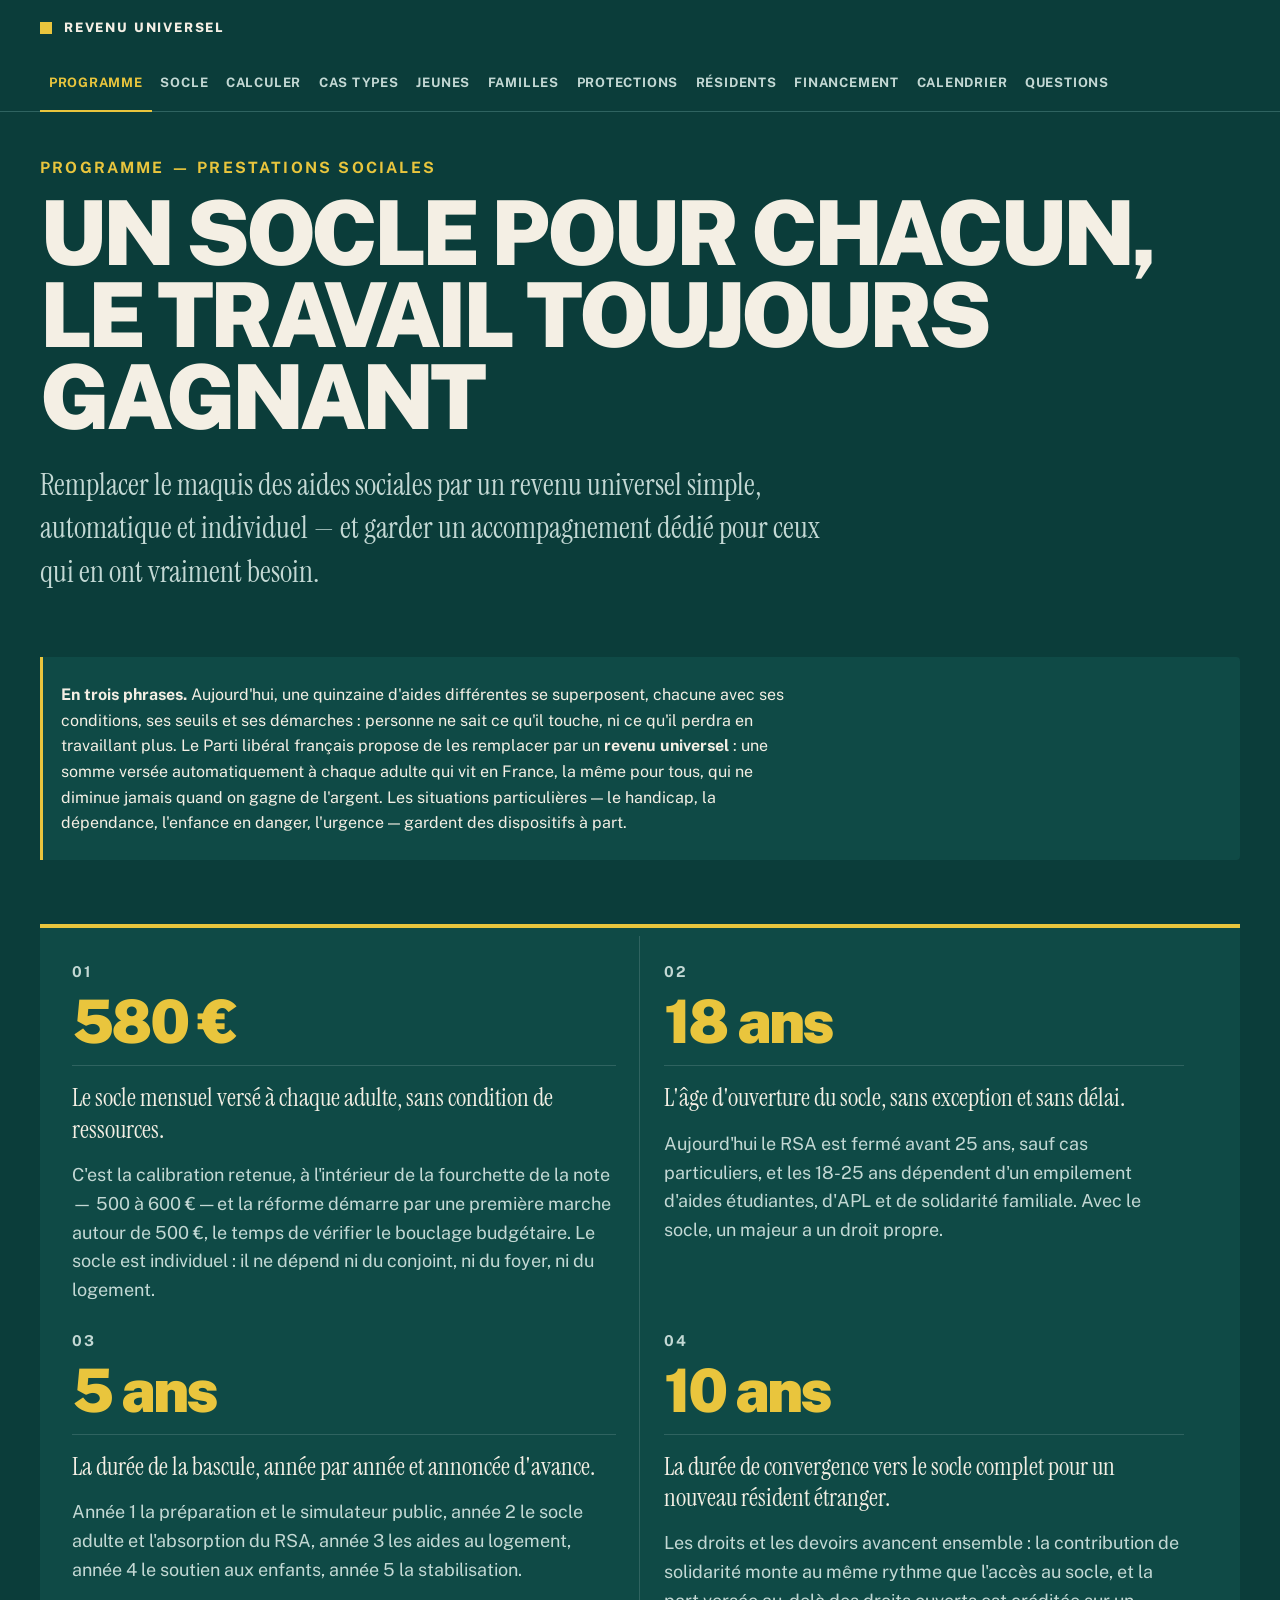
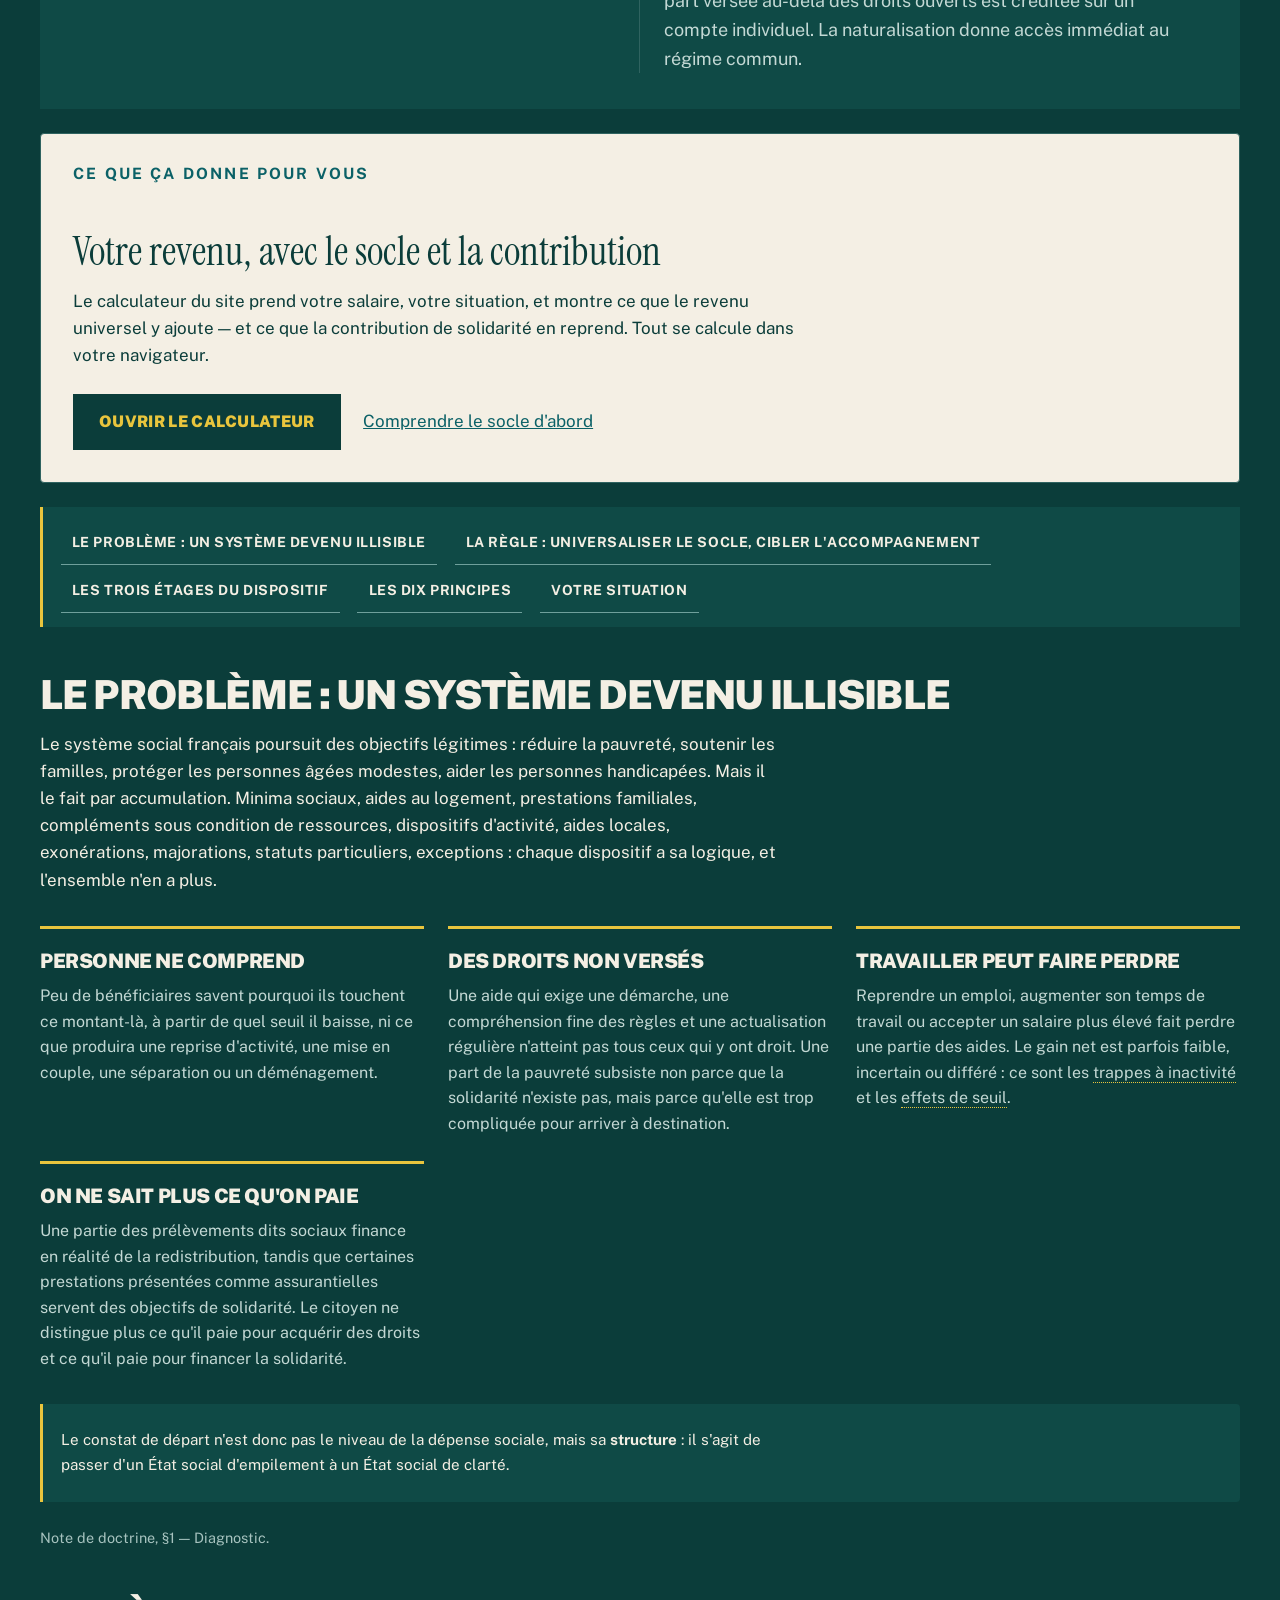
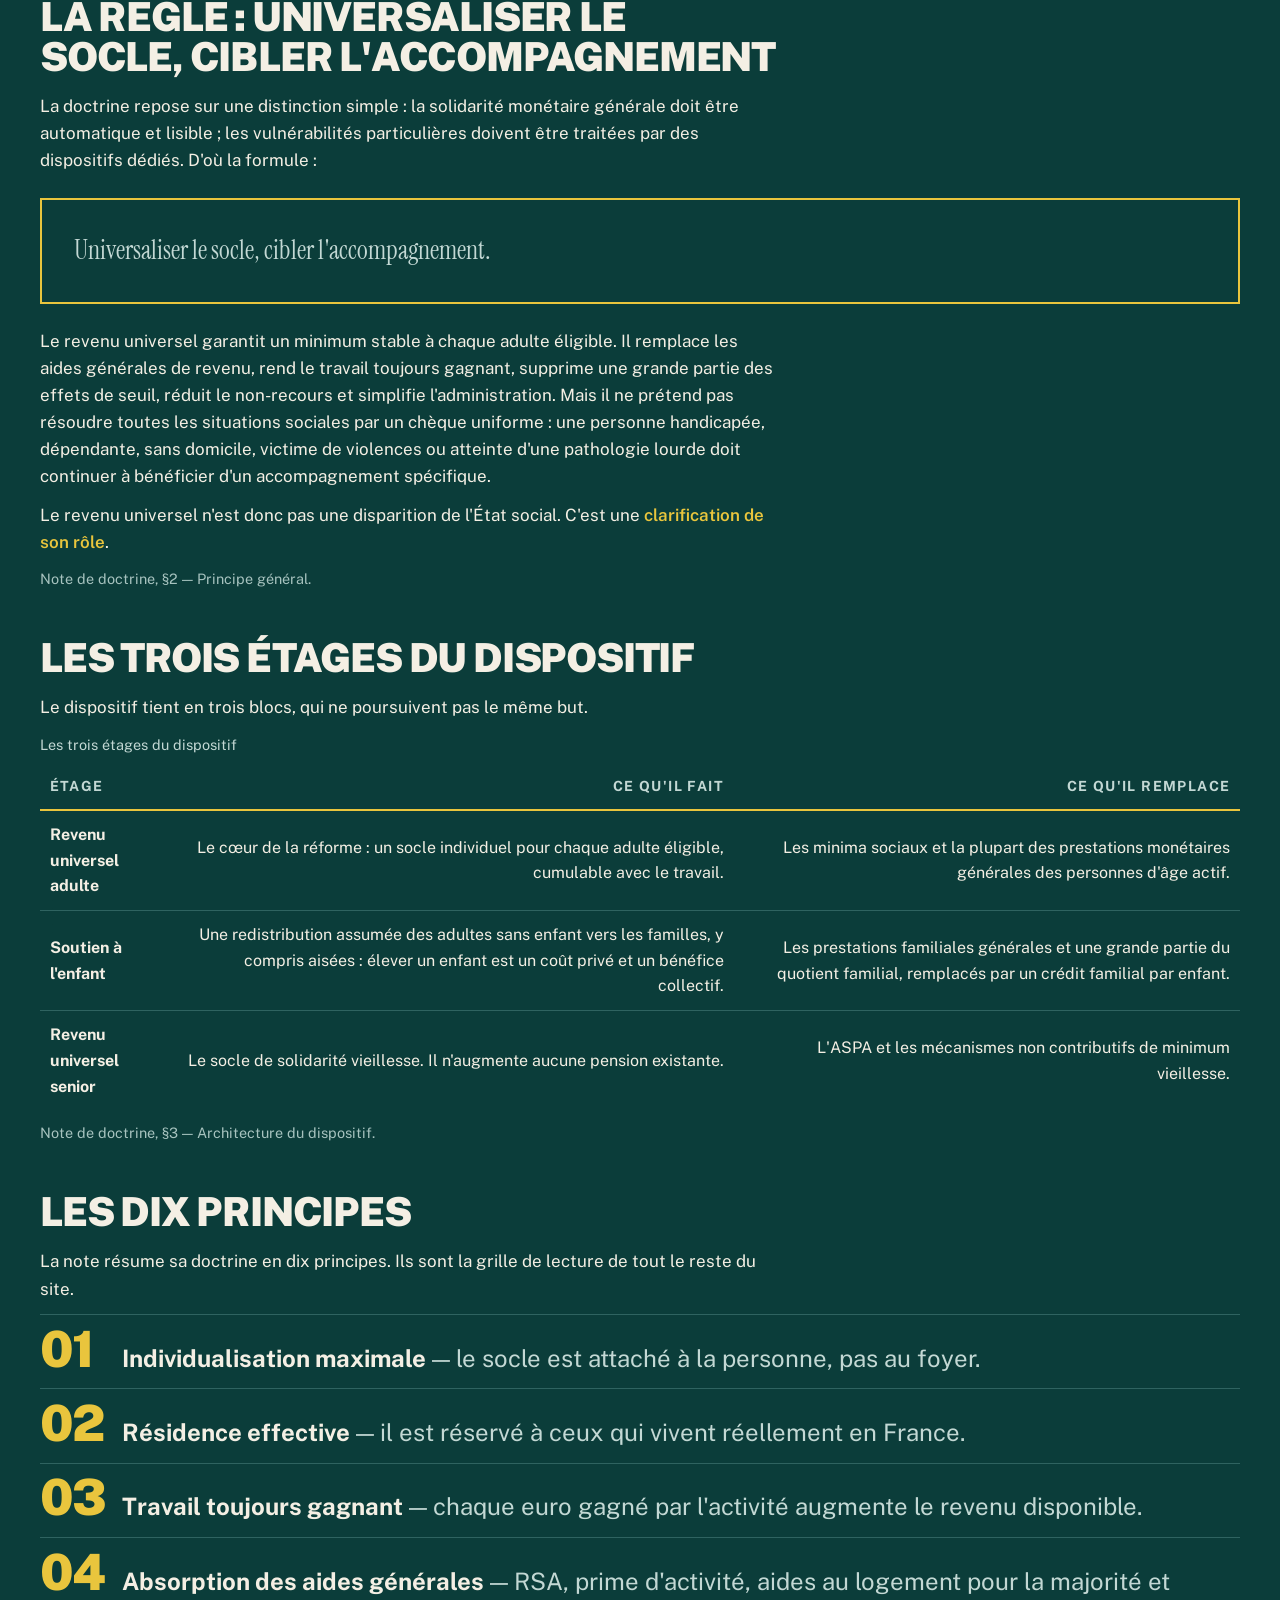
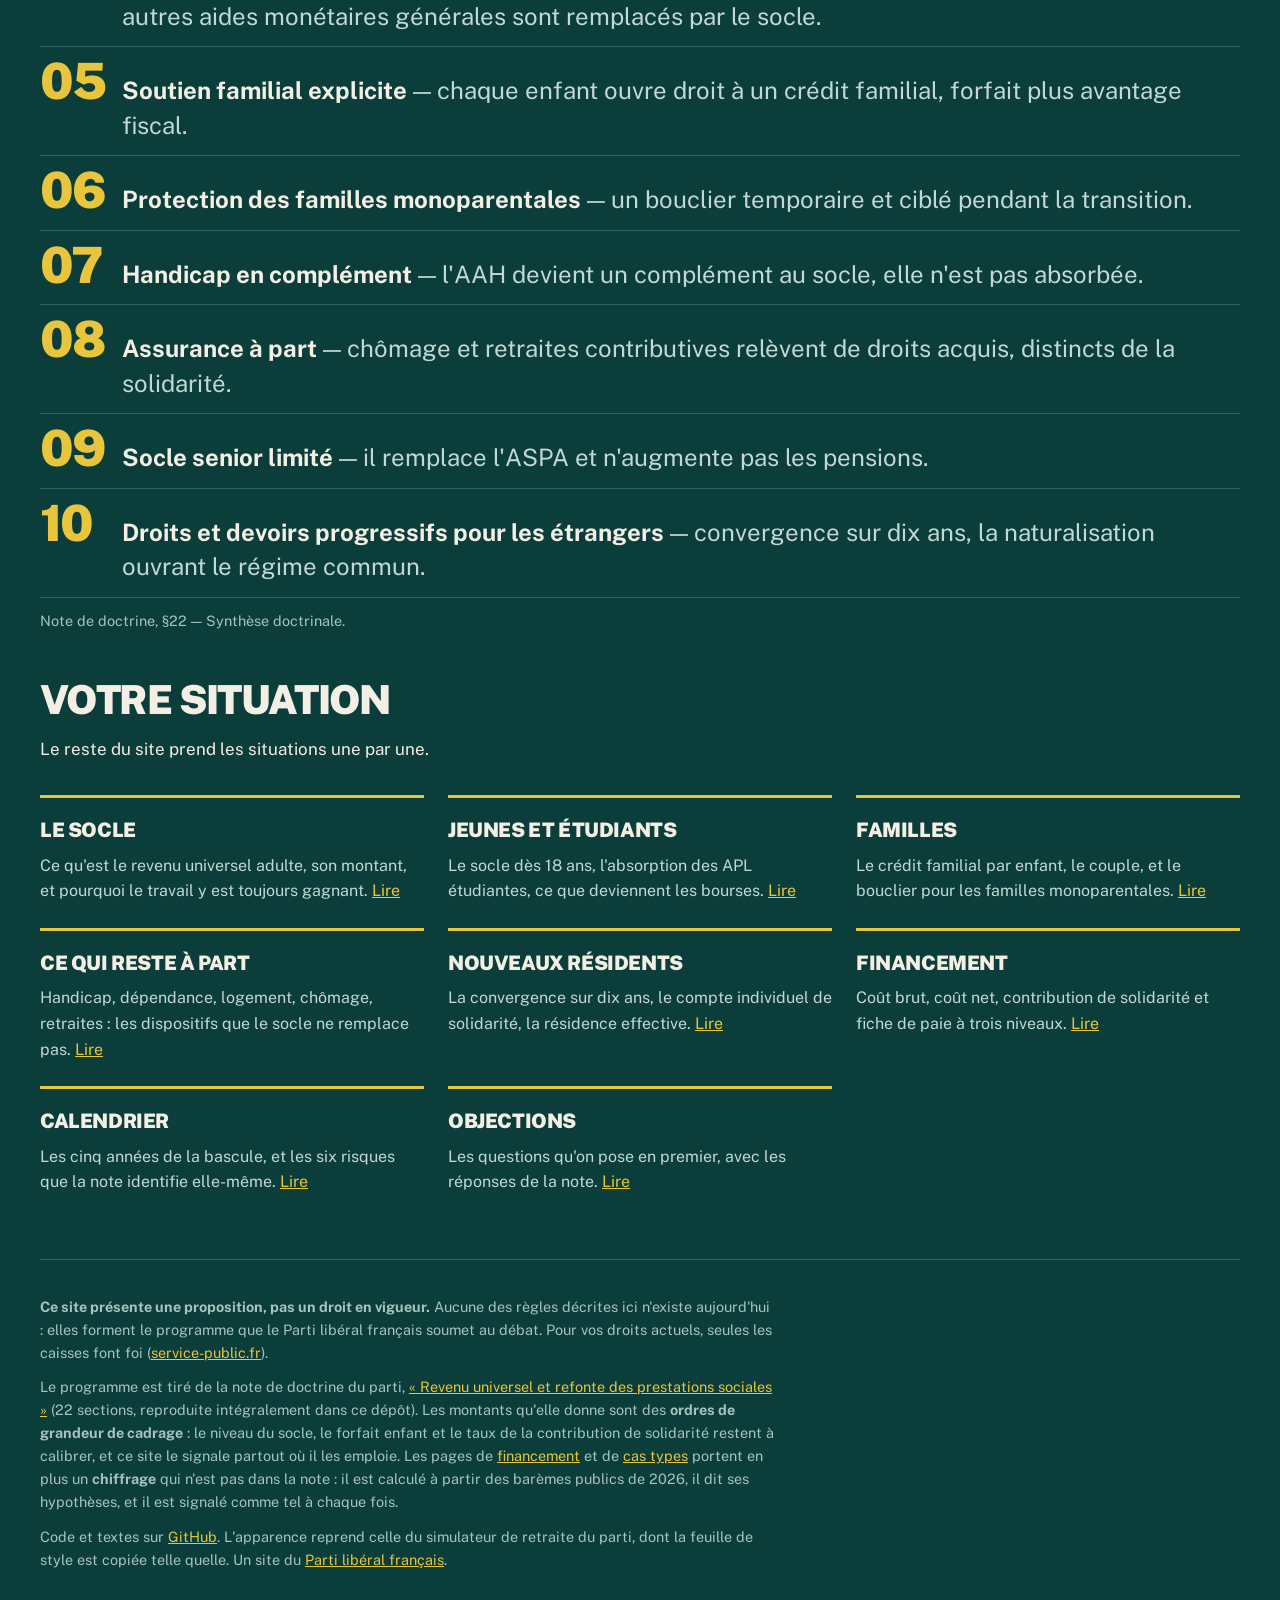
<file: index.html>
<!doctype html>
<html lang="fr">
<head>
<meta charset="utf-8">
<meta name="viewport" content="width=device-width, initial-scale=1">
<!-- Le vert profond de l'affiche : sur un téléphone, la barre du navigateur le
     reprend, et la page commence où elle commence. -->
<meta name="theme-color" content="#0b3d3a">
<title>Revenu universel — refonte des prestations sociales — Parti libéral français</title>
<meta name="description" content="Le programme du Parti libéral français pour les prestations sociales : un revenu universel de 550 € par mois dès 18 ans, qui remplace le RSA, la prime d'activité et les aides au logement, sans jamais baisser quand on travaille.">
<link rel="icon" href="moteur/icone.svg" type="image/svg+xml">
<link rel="apple-touch-icon" href="moteur/icone.svg">
<!-- La feuille de style est celle du simulateur de retraite du parti, copiée
     telle quelle : les deux sites sont une seule affiche. -->
<link rel="stylesheet" href="moteur/style.css">
</head>
<body>
<a class="evitement" href="#contenu">Aller au contenu</a>
<header class="bandeau"><div class="interieur">
  <p class="nom"><a href="index.html"><svg class="icone" viewBox="0 0 24 24" fill="none" stroke="currentColor" stroke-width="2" stroke-linecap="round" stroke-linejoin="round" aria-hidden="true" focusable="false"><path d="M16 21v-2a4 4 0 0 0-4-4H6a4 4 0 0 0-4 4v2" /><circle cx="9" cy="7" r="4" /><path d="M22 21v-2a4 4 0 0 0-3-3.87" /><path d="M16 3.13a4 4 0 0 1 0 7.75" /></svg><span>Revenu universel</span></a></p>
  <nav aria-label="Navigation principale"><span class="groupe"><span class="etiquette">La promesse</span><span class="liens"><a href="index.html" aria-current="page">Programme</a></span></span><span class="groupe"><span class="etiquette">Ce que ça change</span><span class="liens"><a href="revenu-universel.html">Socle</a><a href="simulateur.html">Calculer</a><a href="cas-types.html">Cas types</a><a href="jeunes.html">Jeunes</a><a href="familles.html">Familles</a><a href="protections.html">Protections</a></span></span><span class="groupe"><span class="etiquette">Les règles</span><span class="liens"><a href="nouveaux-residents.html">Résidents</a><a href="financement.html">Financement</a><a href="calendrier.html">Calendrier</a></span></span><span class="groupe"><span class="etiquette">Comprendre</span><span class="liens"><a href="questions.html">Questions</a></span></span></nav>
</div></header>
<main id="contenu">
<div class="affiche"><p class="surtitre">Programme — prestations sociales</p><h1>Un socle pour chacun,<br>le travail toujours gagnant</h1><p class="chapeau">Remplacer le maquis des aides sociales par un revenu universel simple, automatique et individuel — et garder un accompagnement dédié pour ceux qui en ont vraiment besoin.</p></div>
<div class="note resume"><p><strong>En trois phrases.</strong> Aujourd'hui, une quinzaine d'aides différentes se superposent, chacune avec ses conditions, ses seuils et ses démarches : personne ne sait ce qu'il touche, ni ce qu'il perdra en travaillant plus. Le Parti libéral français propose de les remplacer par un <strong>revenu universel</strong> : une somme versée automatiquement à chaque adulte qui vit en France, la même pour tous, qui ne diminue jamais quand on gagne de l'argent. Les situations particulières — le handicap, la dépendance, l'enfance en danger, l'urgence — gardent des dispositifs à part.</p></div><section class="engagements" aria-label="Les chiffres du programme"><div class="grille"><div class="engagement"><div class="rang" aria-hidden="true">01</div><div class="chiffre">580&nbsp;€</div><div class="promesse">Le socle mensuel versé à chaque adulte, sans condition de ressources.</div><div class="detail">C'est la calibration retenue, à l'intérieur de la fourchette de la note — 500 à 600&nbsp;€ — et la réforme démarre par une première marche autour de 500&nbsp;€, le temps de vérifier le bouclage budgétaire. Le socle est individuel : il ne dépend ni du conjoint, ni du foyer, ni du logement.</div></div><div class="engagement"><div class="rang" aria-hidden="true">02</div><div class="chiffre">18 ans</div><div class="promesse">L'âge d'ouverture du socle, sans exception et sans délai.</div><div class="detail">Aujourd'hui le RSA est fermé avant 25 ans, sauf cas particuliers, et les 18-25 ans dépendent d'un empilement d'aides étudiantes, d'APL et de solidarité familiale. Avec le socle, un majeur a un droit propre.</div></div><div class="engagement"><div class="rang" aria-hidden="true">03</div><div class="chiffre">5 ans</div><div class="promesse">La durée de la bascule, année par année et annoncée d'avance.</div><div class="detail">Année 1 la préparation et le simulateur public, année 2 le socle adulte et l'absorption du RSA, année 3 les aides au logement, année 4 le soutien aux enfants, année 5 la stabilisation.</div></div><div class="engagement"><div class="rang" aria-hidden="true">04</div><div class="chiffre">10 ans</div><div class="promesse">La durée de convergence vers le socle complet pour un nouveau résident étranger.</div><div class="detail">Les droits et les devoirs avancent ensemble : la contribution de solidarité monte au même rythme que l'accès au socle, et la part versée au-delà des droits ouverts est créditée sur un compte individuel. La naturalisation donne accès immédiat au régime commun.</div></div></div></section><div class="carte creme"><p class="surtitre">Ce que ça donne pour vous</p><h2 class="serif">Votre revenu, avec le socle et la contribution</h2><p>Le calculateur du site prend votre salaire, votre situation, et montre ce que le revenu universel y ajoute — et ce que la contribution de solidarité en reprend. Tout se calcule dans votre navigateur.</p><p class="actions"><a class="bouton" href="simulateur.html">Ouvrir le calculateur</a><a href="revenu-universel.html">Comprendre le socle d'abord</a></p></div>
<nav class="plan" aria-label="Dans cette page"><p class="etiquette">Dans cette page</p><ol><li><a href="#probleme">Le problème : un système devenu illisible</a></li><li><a href="#regle">La règle : universaliser le socle, cibler l&#x27;accompagnement</a></li><li><a href="#etages">Les trois étages du dispositif</a></li><li><a href="#principes">Les dix principes</a></li><li><a href="#suite">Votre situation</a></li></ol></nav>
<section id="probleme"><h2>Le problème : un système devenu illisible</h2><p>Le système social français poursuit des objectifs légitimes : réduire la pauvreté, soutenir les familles, protéger les personnes âgées modestes, aider les personnes handicapées. Mais il le fait par accumulation. Minima sociaux, aides au logement, prestations familiales, compléments sous condition de ressources, dispositifs d'activité, aides locales, exonérations, majorations, statuts particuliers, exceptions : chaque dispositif a sa logique, et l'ensemble n'en a plus.</p><div class="points"><div class="point"><h3>Personne ne comprend</h3><p>Peu de bénéficiaires savent pourquoi ils touchent ce montant-là, à partir de quel seuil il baisse, ni ce que produira une reprise d'activité, une mise en couple, une séparation ou un déménagement.</p></div><div class="point"><h3>Des droits non versés</h3><p>Une aide qui exige une démarche, une compréhension fine des règles et une actualisation régulière n'atteint pas tous ceux qui y ont droit. Une part de la pauvreté subsiste non parce que la solidarité n'existe pas, mais parce qu'elle est trop compliquée pour arriver à destination.</p></div><div class="point"><h3>Travailler peut faire perdre</h3><p>Reprendre un emploi, augmenter son temps de travail ou accepter un salaire plus élevé fait perdre une partie des aides. Le gain net est parfois faible, incertain ou différé : ce sont les <span class="mot"><span class="terme" role="button" tabindex="0" aria-expanded="false">trappes à inactivité</span><span class="bulle" role="note" hidden>Situation où travailler davantage ne rapporte presque rien, parce que le supplément de salaire est absorbé par la perte d&#x27;aides.</span></span> et les <span class="mot"><span class="terme" role="button" tabindex="0" aria-expanded="false">effets de seuil</span><span class="bulle" role="note" hidden>Franchir un euro de revenu au-dessus d&#x27;une limite fait perdre d&#x27;un coup une aide entière.</span></span>.</p></div><div class="point"><h3>On ne sait plus ce qu&#x27;on paie</h3><p>Une partie des prélèvements dits sociaux finance en réalité de la redistribution, tandis que certaines prestations présentées comme assurantielles servent des objectifs de solidarité. Le citoyen ne distingue plus ce qu'il paie pour acquérir des droits et ce qu'il paie pour financer la solidarité.</p></div></div><div class="note"><p>Le constat de départ n'est donc pas le niveau de la dépense sociale, mais sa <strong>structure</strong> : il s'agit de passer d'un État social d'empilement à un État social de clarté.</p></div><p class="discret">Note de doctrine, §1 — Diagnostic.</p></section><section id="regle"><h2>La règle : universaliser le socle, cibler l'accompagnement</h2><p>La doctrine repose sur une distinction simple : la solidarité monétaire générale doit être automatique et lisible ; les vulnérabilités particulières doivent être traitées par des dispositifs dédiés. D'où la formule :</p><div class="encadre"><p class="chapeau" style="margin:0">Universaliser le socle, cibler l'accompagnement.</p></div><p>Le revenu universel garantit un minimum stable à chaque adulte éligible. Il remplace les aides générales de revenu, rend le travail toujours gagnant, supprime une grande partie des effets de seuil, réduit le non-recours et simplifie l'administration. Mais il ne prétend pas résoudre toutes les situations sociales par un chèque uniforme : une personne handicapée, dépendante, sans domicile, victime de violences ou atteinte d'une pathologie lourde doit continuer à bénéficier d'un accompagnement spécifique.</p><p>Le revenu universel n'est donc pas une disparition de l'État social. C'est une <span class="cle-texte">clarification de son rôle</span>.</p><p class="discret">Note de doctrine, §2 — Principe général.</p></section><section id="etages"><h2>Les trois étages du dispositif</h2><p>Le dispositif tient en trois blocs, qui ne poursuivent pas le même but.</p><div class="defilant" tabindex="0" role="region" aria-label="Les trois étages du dispositif"><table><caption><span>Les trois étages du dispositif</span></caption><thead><tr><th class="texte" scope="col">Étage</th><th class="long" scope="col">Ce qu&#x27;il fait</th><th class="long" scope="col">Ce qu&#x27;il remplace</th></tr></thead><tbody><tr><th class="texte" scope="row">Revenu universel adulte</th><td class="long">Le cœur de la réforme : un socle individuel pour chaque adulte éligible, cumulable avec le travail.</td><td class="long">Les minima sociaux et la plupart des prestations monétaires générales des personnes d'âge actif.</td></tr><tr><th class="texte" scope="row">Soutien à l'enfant</th><td class="long">Une redistribution assumée des adultes sans enfant vers les familles, y compris aisées : élever un enfant est un coût privé et un bénéfice collectif.</td><td class="long">Les prestations familiales générales et une grande partie du quotient familial, remplacés par un crédit familial par enfant.</td></tr><tr><th class="texte" scope="row">Revenu universel senior</th><td class="long">Le socle de solidarité vieillesse. Il n'augmente aucune pension existante.</td><td class="long">L'ASPA et les mécanismes non contributifs de minimum vieillesse.</td></tr></tbody></table></div><p class="discret">Note de doctrine, §3 — Architecture du dispositif.</p></section><section id="principes"><h2>Les dix principes</h2><p>La note résume sa doctrine en dix principes. Ils sont la grille de lecture de tout le reste du site.</p><ol class="gestes"><li><span class="rang" aria-hidden="true">01</span><span><strong>Individualisation maximale</strong> — le socle est attaché à la personne, pas au foyer.</span></li><li><span class="rang" aria-hidden="true">02</span><span><strong>Résidence effective</strong> — il est réservé à ceux qui vivent réellement en France.</span></li><li><span class="rang" aria-hidden="true">03</span><span><strong>Travail toujours gagnant</strong> — chaque euro gagné par l'activité augmente le revenu disponible.</span></li><li><span class="rang" aria-hidden="true">04</span><span><strong>Absorption des aides générales</strong> — RSA, prime d'activité, aides au logement pour la majorité et autres aides monétaires générales sont remplacés par le socle.</span></li><li><span class="rang" aria-hidden="true">05</span><span><strong>Soutien familial explicite</strong> — chaque enfant ouvre droit à un crédit familial, forfait plus avantage fiscal.</span></li><li><span class="rang" aria-hidden="true">06</span><span><strong>Protection des familles monoparentales</strong> — un bouclier temporaire et ciblé pendant la transition.</span></li><li><span class="rang" aria-hidden="true">07</span><span><strong>Handicap en complément</strong> — l'AAH devient un complément au socle, elle n'est pas absorbée.</span></li><li><span class="rang" aria-hidden="true">08</span><span><strong>Assurance à part</strong> — chômage et retraites contributives relèvent de droits acquis, distincts de la solidarité.</span></li><li><span class="rang" aria-hidden="true">09</span><span><strong>Socle senior limité</strong> — il remplace l'ASPA et n'augmente pas les pensions.</span></li><li><span class="rang" aria-hidden="true">10</span><span><strong>Droits et devoirs progressifs pour les étrangers</strong> — convergence sur dix ans, la naturalisation ouvrant le régime commun.</span></li></ol><p class="discret">Note de doctrine, §22 — Synthèse doctrinale.</p></section><section id="suite"><h2>Votre situation</h2><p>Le reste du site prend les situations une par une.</p><div class="points"><div class="point"><h3>Le socle</h3><p>Ce qu'est le revenu universel adulte, son montant, et pourquoi le travail y est toujours gagnant. <a href="revenu-universel.html">Lire</a></p></div><div class="point"><h3>Jeunes et étudiants</h3><p>Le socle dès 18 ans, l'absorption des APL étudiantes, ce que deviennent les bourses. <a href="jeunes.html">Lire</a></p></div><div class="point"><h3>Familles</h3><p>Le crédit familial par enfant, le couple, et le bouclier pour les familles monoparentales. <a href="familles.html">Lire</a></p></div><div class="point"><h3>Ce qui reste à part</h3><p>Handicap, dépendance, logement, chômage, retraites : les dispositifs que le socle ne remplace pas. <a href="protections.html">Lire</a></p></div><div class="point"><h3>Nouveaux résidents</h3><p>La convergence sur dix ans, le compte individuel de solidarité, la résidence effective. <a href="nouveaux-residents.html">Lire</a></p></div><div class="point"><h3>Financement</h3><p>Coût brut, coût net, contribution de solidarité et fiche de paie à trois niveaux. <a href="financement.html">Lire</a></p></div><div class="point"><h3>Calendrier</h3><p>Les cinq années de la bascule, et les six risques que la note identifie elle-même. <a href="calendrier.html">Lire</a></p></div><div class="point"><h3>Objections</h3><p>Les questions qu'on pose en premier, avec les réponses de la note. <a href="questions.html">Lire</a></p></div></div></section>
</main>
<footer>
  <p><strong>Ce site présente une proposition, pas un droit en vigueur.</strong>
  Aucune des règles décrites ici n'existe aujourd'hui : elles forment le
  programme que le Parti libéral français soumet au débat. Pour vos droits
  actuels, seules les caisses font foi
  (<a href="https://www.service-public.fr/">service-public.fr</a>).</p>
  <p>Le programme est tiré de la note de doctrine du parti,
  <a href="documents/note-revenu-universel.pdf">« Revenu universel et refonte des prestations sociales »</a>
  (22 sections, reproduite intégralement dans ce dépôt). Les montants qu'elle
  donne sont des <strong>ordres de grandeur de cadrage</strong> : le niveau du
  socle, le forfait enfant et le taux de la contribution de solidarité restent à
  calibrer, et ce site le signale partout où il les emploie. Les pages de
  <a href="financement.html">financement</a> et de
  <a href="cas-types.html">cas types</a> portent en plus un
  <strong>chiffrage</strong> qui n'est pas dans la note : il est calculé à
  partir des barèmes publics de 2026, il dit ses hypothèses, et il est signalé
  comme tel à chaque fois.</p>
  <p>Code et textes sur <a href="https://github.com/g-pliberal/PrestationsSociales">GitHub</a>. L'apparence reprend celle du
  simulateur de retraite du parti, dont la feuille de style est copiée telle
  quelle. <span class="retour-site">Un site du
  <a href="https://partiliberalfrancais.fr/" target="_top">Parti libéral français</a>.</span></p>
</footer>
<script src="moteur/site.js" defer></script>
</body>
</html>
</file>
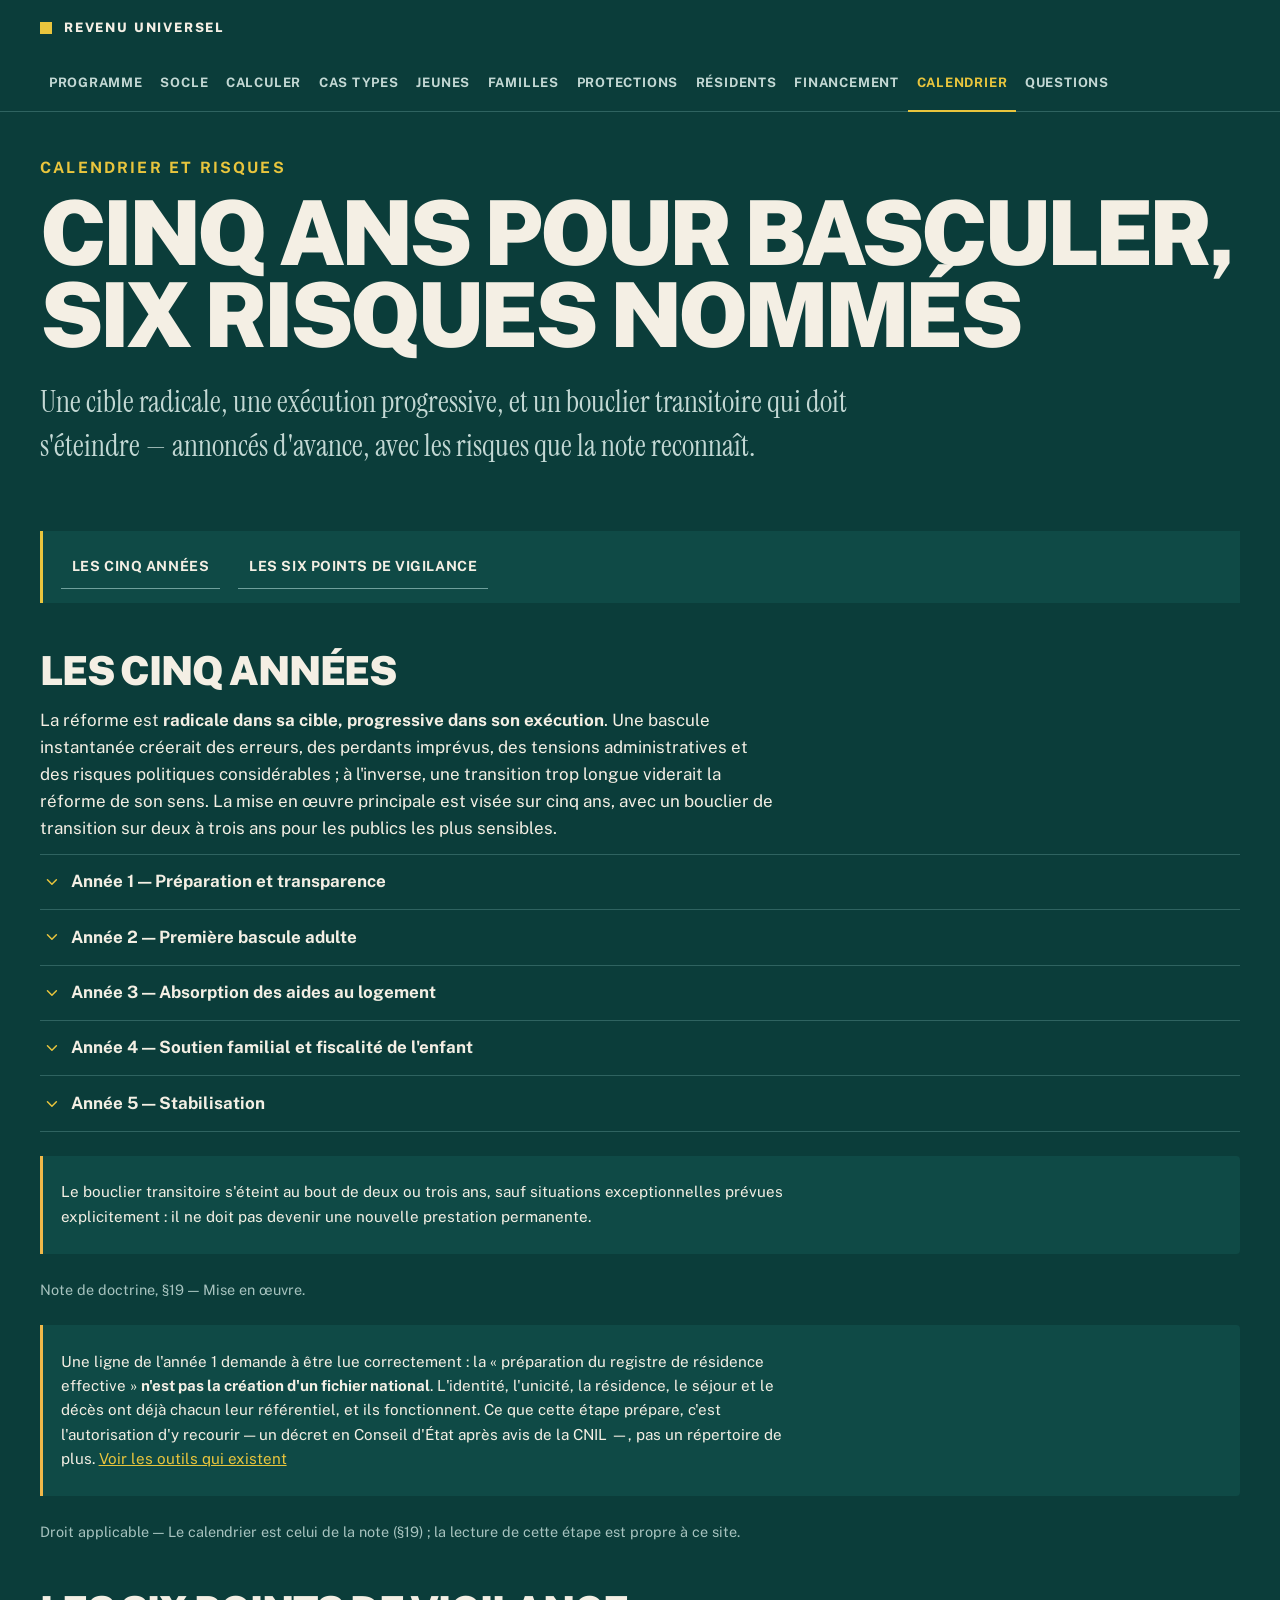
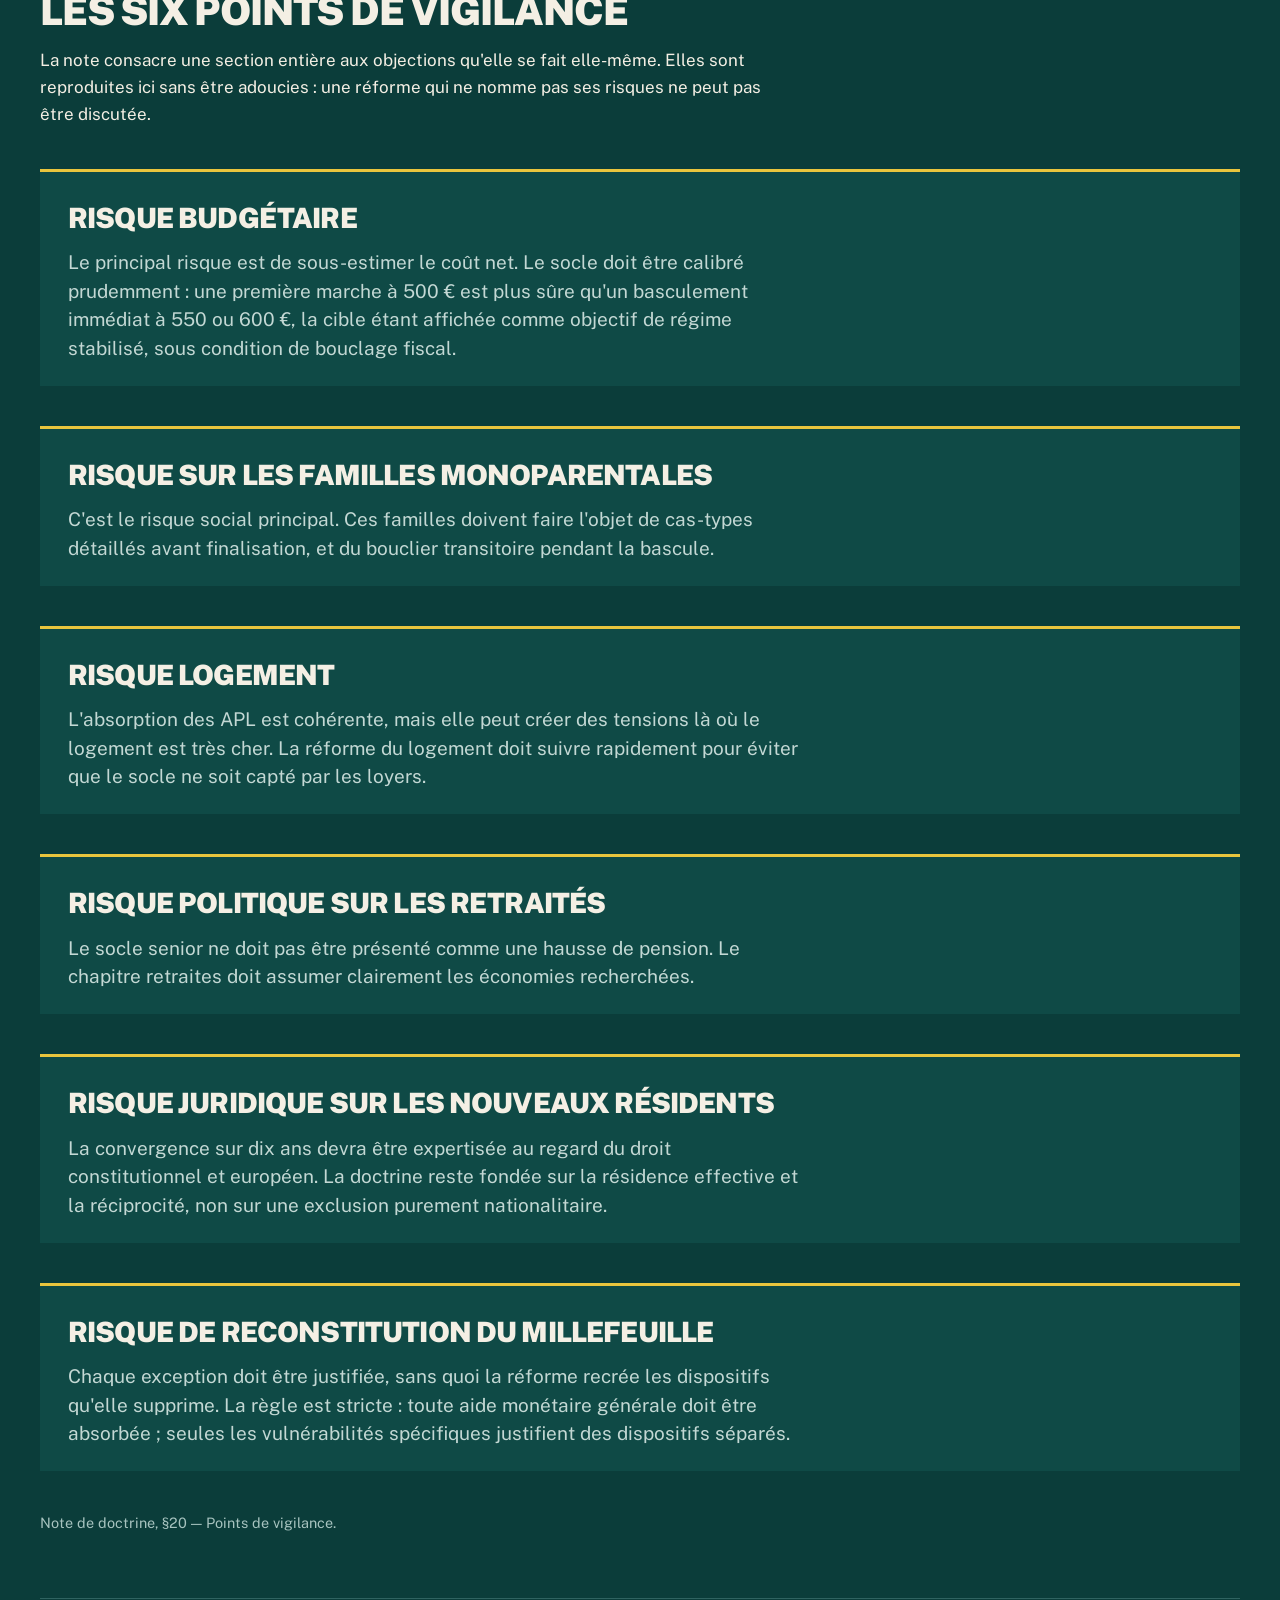
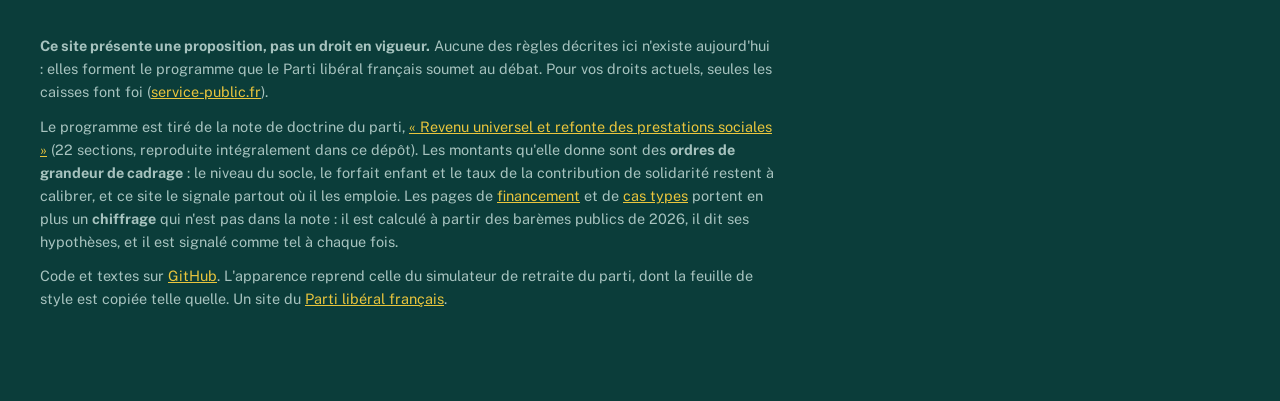
<file: calendrier.html>
<!doctype html>
<html lang="fr">
<head>
<meta charset="utf-8">
<meta name="viewport" content="width=device-width, initial-scale=1">
<!-- Le vert profond de l'affiche : sur un téléphone, la barre du navigateur le
     reprend, et la page commence où elle commence. -->
<meta name="theme-color" content="#0b3d3a">
<title>Calendrier et risques — Revenu universel — refonte des prestations sociales</title>
<meta name="description" content="Les cinq années de la bascule, étape par étape, et les six risques que la note de doctrine identifie elle-même — budgétaire, monoparental, logement, retraités, juridique, millefeuille.">
<link rel="icon" href="moteur/icone.svg" type="image/svg+xml">
<link rel="apple-touch-icon" href="moteur/icone.svg">
<!-- La feuille de style est celle du simulateur de retraite du parti, copiée
     telle quelle : les deux sites sont une seule affiche. -->
<link rel="stylesheet" href="moteur/style.css">
</head>
<body>
<a class="evitement" href="#contenu">Aller au contenu</a>
<header class="bandeau"><div class="interieur">
  <p class="nom"><a href="index.html"><svg class="icone" viewBox="0 0 24 24" fill="none" stroke="currentColor" stroke-width="2" stroke-linecap="round" stroke-linejoin="round" aria-hidden="true" focusable="false"><path d="M16 21v-2a4 4 0 0 0-4-4H6a4 4 0 0 0-4 4v2" /><circle cx="9" cy="7" r="4" /><path d="M22 21v-2a4 4 0 0 0-3-3.87" /><path d="M16 3.13a4 4 0 0 1 0 7.75" /></svg><span>Revenu universel</span></a></p>
  <nav aria-label="Navigation principale"><span class="groupe"><span class="etiquette">La promesse</span><span class="liens"><a href="index.html">Programme</a></span></span><span class="groupe"><span class="etiquette">Ce que ça change</span><span class="liens"><a href="revenu-universel.html">Socle</a><a href="simulateur.html">Calculer</a><a href="cas-types.html">Cas types</a><a href="jeunes.html">Jeunes</a><a href="familles.html">Familles</a><a href="protections.html">Protections</a></span></span><span class="groupe"><span class="etiquette">Les règles</span><span class="liens"><a href="nouveaux-residents.html">Résidents</a><a href="financement.html">Financement</a><a href="calendrier.html" aria-current="page">Calendrier</a></span></span><span class="groupe"><span class="etiquette">Comprendre</span><span class="liens"><a href="questions.html">Questions</a></span></span></nav>
</div></header>
<main id="contenu">
<div class="affiche"><p class="surtitre">Calendrier et risques</p><h1>Cinq ans pour basculer,<br>six risques nommés</h1><p class="chapeau">Une cible radicale, une exécution progressive, et un bouclier transitoire qui doit s'éteindre — annoncés d'avance, avec les risques que la note reconnaît.</p></div>

<nav class="plan" aria-label="Dans cette page"><p class="etiquette">Dans cette page</p><ol><li><a href="#trajectoire">Les cinq années</a></li><li><a href="#risques">Les six points de vigilance</a></li></ol></nav>
<section id="trajectoire"><h2>Les cinq années</h2><p>La réforme est <strong>radicale dans sa cible, progressive dans son exécution</strong>. Une bascule instantanée créerait des erreurs, des perdants imprévus, des tensions administratives et des risques politiques considérables ; à l'inverse, une transition trop longue viderait la réforme de son sens. La mise en œuvre principale est visée sur cinq ans, avec un bouclier de transition sur deux à trois ans pour les publics les plus sensibles.</p><details class="section" id="annee-1"><summary><svg class="icone" viewBox="0 0 24 24" fill="none" stroke="currentColor" stroke-width="2" stroke-linecap="round" stroke-linejoin="round" aria-hidden="true" focusable="false"><path d="m6 9 6 6 6-6" /></svg><span>Année 1 — Préparation et transparence</span></summary><div class="dedans"><ul class="serree"><li>publication du périmètre des prestations supprimées, absorbées ou maintenues</li><li>simulateur public de revenu disponible</li><li>audit des aides locales et nationales redondantes</li><li>création juridique de la contribution de solidarité</li><li>préparation du registre de résidence effective</li><li>expérimentation technique du versement automatique</li></ul></div></details><details class="section" id="annee-2"><summary><svg class="icone" viewBox="0 0 24 24" fill="none" stroke="currentColor" stroke-width="2" stroke-linecap="round" stroke-linejoin="round" aria-hidden="true" focusable="false"><path d="m6 9 6 6 6-6" /></svg><span>Année 2 — Première bascule adulte</span></summary><div class="dedans"><ul class="serree"><li>création du premier niveau de socle adulte</li><li>absorption du RSA</li><li>absorption progressive de la prime d'activité</li><li>mise en place du bouclier temporaire pour les ménages modestes avec enfants</li><li>début de la contribution de solidarité</li></ul></div></details><details class="section" id="annee-3"><summary><svg class="icone" viewBox="0 0 24 24" fill="none" stroke="currentColor" stroke-width="2" stroke-linecap="round" stroke-linejoin="round" aria-hidden="true" focusable="false"><path d="m6 9 6 6 6-6" /></svg><span>Année 3 — Absorption des aides au logement</span></summary><div class="dedans"><ul class="serree"><li>absorption des APL étudiantes</li><li>absorption des APL pour les personnes seules et les ménages sans vulnérabilité spécifique</li><li>maintien temporaire ciblé pour les familles modestes et monoparentales</li><li>réforme des aides jeunes et des bourses</li></ul></div></details><details class="section" id="annee-4"><summary><svg class="icone" viewBox="0 0 24 24" fill="none" stroke="currentColor" stroke-width="2" stroke-linecap="round" stroke-linejoin="round" aria-hidden="true" focusable="false"><path d="m6 9 6 6 6-6" /></svg><span>Année 4 — Soutien familial et fiscalité de l&#x27;enfant</span></summary><div class="dedans"><ul class="serree"><li>remplacement des prestations familiales générales par le crédit familial par enfant</li><li>réforme du quotient familial</li><li>mise en place de l'architecture forfait + avantage fiscal proportionnel</li><li>extinction progressive des compléments redondants</li></ul></div></details><details class="section" id="annee-5"><summary><svg class="icone" viewBox="0 0 24 24" fill="none" stroke="currentColor" stroke-width="2" stroke-linecap="round" stroke-linejoin="round" aria-hidden="true" focusable="false"><path d="m6 9 6 6 6-6" /></svg><span>Année 5 — Stabilisation</span></summary><div class="dedans"><ul class="serree"><li>socle adulte pleinement installé</li><li>APL largement absorbées</li><li>contribution de solidarité stabilisée</li><li>compléments handicap et vulnérabilité clarifiés</li><li>régime transitoire des nouveaux résidents intégré</li><li>extinction des anciennes prestations redondantes</li></ul></div></details><div class="note vigilance"><p>Le bouclier transitoire s'éteint au bout de deux ou trois ans, sauf situations exceptionnelles prévues explicitement : il ne doit pas devenir une nouvelle prestation permanente.</p></div><p class="discret">Note de doctrine, §19 — Mise en œuvre.</p><div class="note vigilance"><p>Une ligne de l'année 1 demande à être lue correctement : la « préparation du registre de résidence effective » <strong>n'est pas la création d'un fichier national</strong>. L'identité, l'unicité, la résidence, le séjour et le décès ont déjà chacun leur référentiel, et ils fonctionnent. Ce que cette étape prépare, c'est l'autorisation d'y recourir — un décret en Conseil d'État après avis de la CNIL —, pas un répertoire de plus. <a href="nouveaux-residents.html#repertoires">Voir les outils qui existent</a></p></div><p class="discret">Droit applicable — Le calendrier est celui de la note (§19) ; la lecture de cette étape est propre à ce site.</p></section><section id="risques"><h2>Les six points de vigilance</h2><p>La note consacre une section entière aux objections qu'elle se fait elle-même. Elles sont reproduites ici sans être adoucies : une réforme qui ne nomme pas ses risques ne peut pas être discutée.</p><section class="cle" id="risque-1"><h3>Risque budgétaire</h3><p class="reponse">Le principal risque est de sous-estimer le coût net. Le socle doit être calibré prudemment : une première marche à 500&nbsp;€ est plus sûre qu'un basculement immédiat à 550 ou 600&nbsp;€, la cible étant affichée comme objectif de régime stabilisé, sous condition de bouclage fiscal.</p></section><section class="cle" id="risque-2"><h3>Risque sur les familles monoparentales</h3><p class="reponse">C'est le risque social principal. Ces familles doivent faire l'objet de cas-types détaillés avant finalisation, et du bouclier transitoire pendant la bascule.</p></section><section class="cle" id="risque-3"><h3>Risque logement</h3><p class="reponse">L'absorption des APL est cohérente, mais elle peut créer des tensions là où le logement est très cher. La réforme du logement doit suivre rapidement pour éviter que le socle ne soit capté par les loyers.</p></section><section class="cle" id="risque-4"><h3>Risque politique sur les retraités</h3><p class="reponse">Le socle senior ne doit pas être présenté comme une hausse de pension. Le chapitre retraites doit assumer clairement les économies recherchées.</p></section><section class="cle" id="risque-5"><h3>Risque juridique sur les nouveaux résidents</h3><p class="reponse">La convergence sur dix ans devra être expertisée au regard du droit constitutionnel et européen. La doctrine reste fondée sur la résidence effective et la réciprocité, non sur une exclusion purement nationalitaire.</p></section><section class="cle" id="risque-6"><h3>Risque de reconstitution du millefeuille</h3><p class="reponse">Chaque exception doit être justifiée, sans quoi la réforme recrée les dispositifs qu'elle supprime. La règle est stricte : toute aide monétaire générale doit être absorbée ; seules les vulnérabilités spécifiques justifient des dispositifs séparés.</p></section><p class="discret">Note de doctrine, §20 — Points de vigilance.</p></section>
</main>
<footer>
  <p><strong>Ce site présente une proposition, pas un droit en vigueur.</strong>
  Aucune des règles décrites ici n'existe aujourd'hui : elles forment le
  programme que le Parti libéral français soumet au débat. Pour vos droits
  actuels, seules les caisses font foi
  (<a href="https://www.service-public.fr/">service-public.fr</a>).</p>
  <p>Le programme est tiré de la note de doctrine du parti,
  <a href="documents/note-revenu-universel.pdf">« Revenu universel et refonte des prestations sociales »</a>
  (22 sections, reproduite intégralement dans ce dépôt). Les montants qu'elle
  donne sont des <strong>ordres de grandeur de cadrage</strong> : le niveau du
  socle, le forfait enfant et le taux de la contribution de solidarité restent à
  calibrer, et ce site le signale partout où il les emploie. Les pages de
  <a href="financement.html">financement</a> et de
  <a href="cas-types.html">cas types</a> portent en plus un
  <strong>chiffrage</strong> qui n'est pas dans la note : il est calculé à
  partir des barèmes publics de 2026, il dit ses hypothèses, et il est signalé
  comme tel à chaque fois.</p>
  <p>Code et textes sur <a href="https://github.com/g-pliberal/PrestationsSociales">GitHub</a>. L'apparence reprend celle du
  simulateur de retraite du parti, dont la feuille de style est copiée telle
  quelle. <span class="retour-site">Un site du
  <a href="https://partiliberalfrancais.fr/" target="_top">Parti libéral français</a>.</span></p>
</footer>
<script src="moteur/site.js" defer></script>
</body>
</html>
</file>
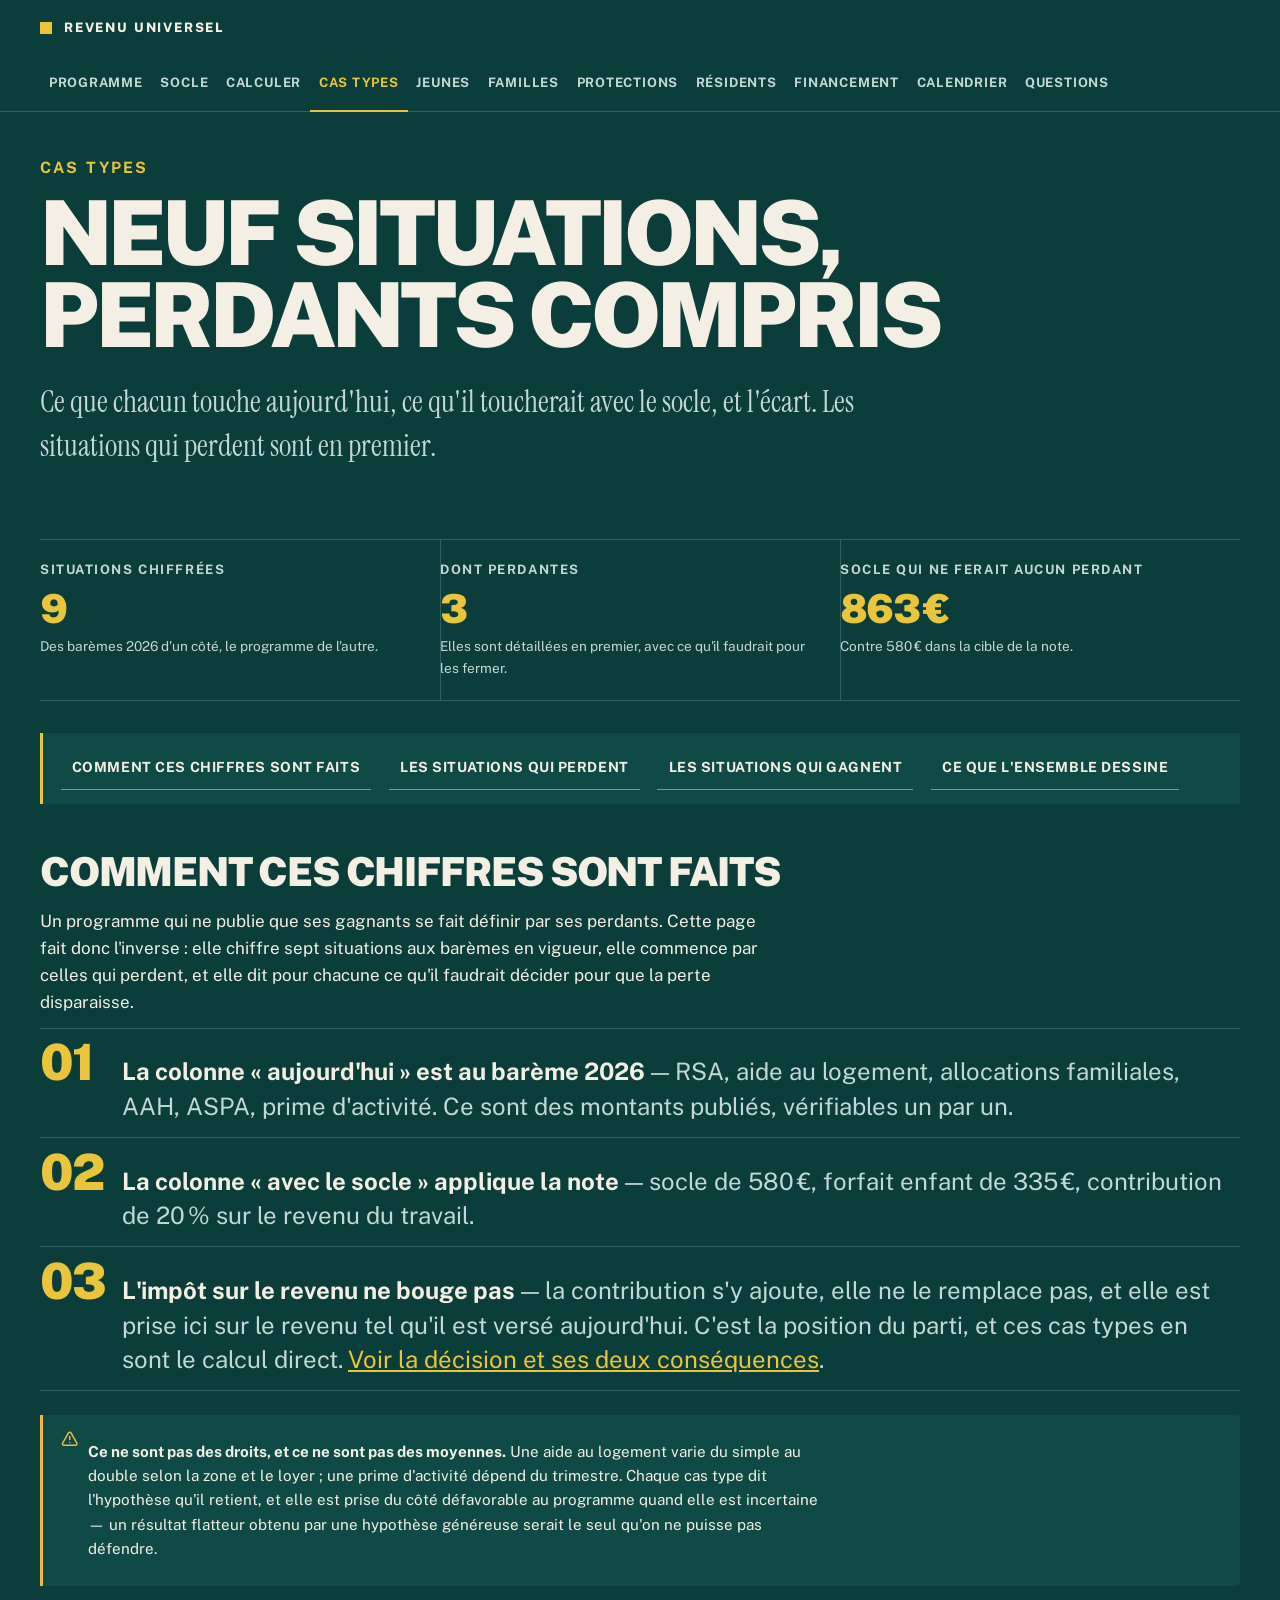
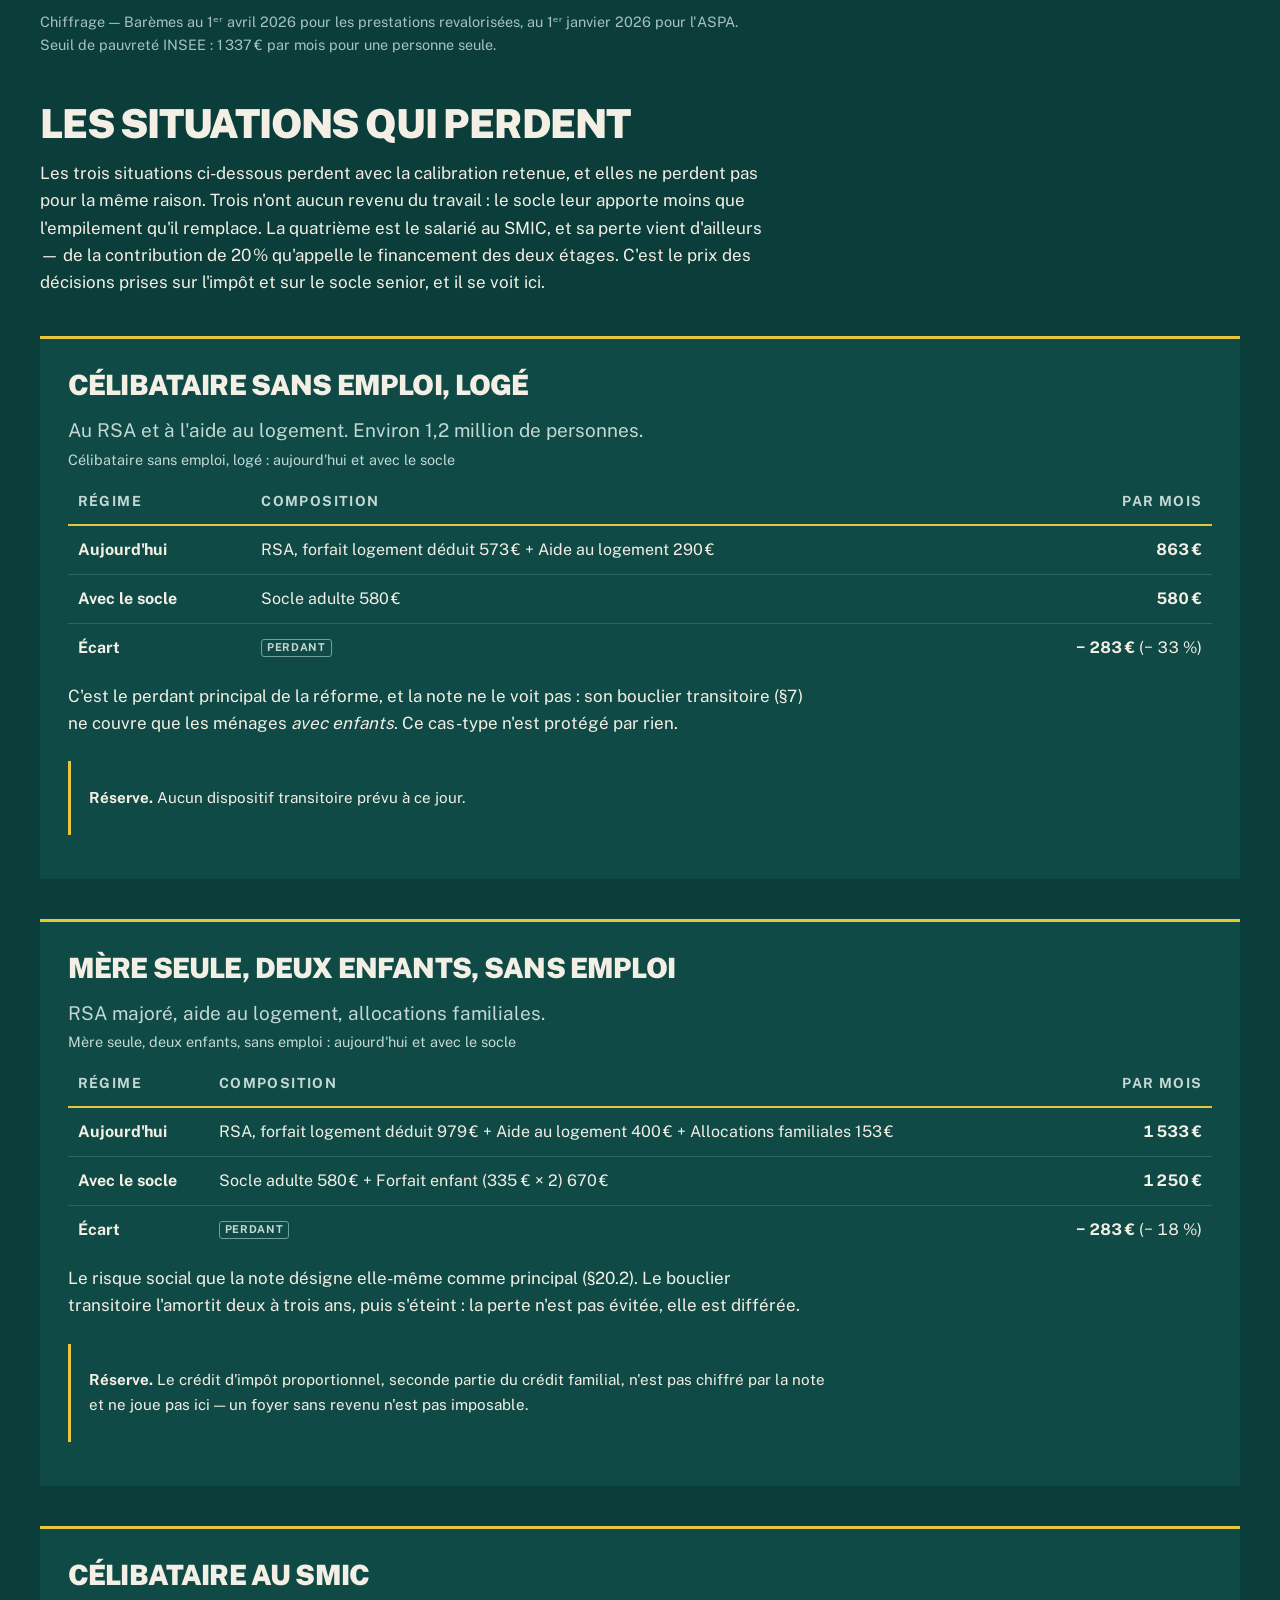
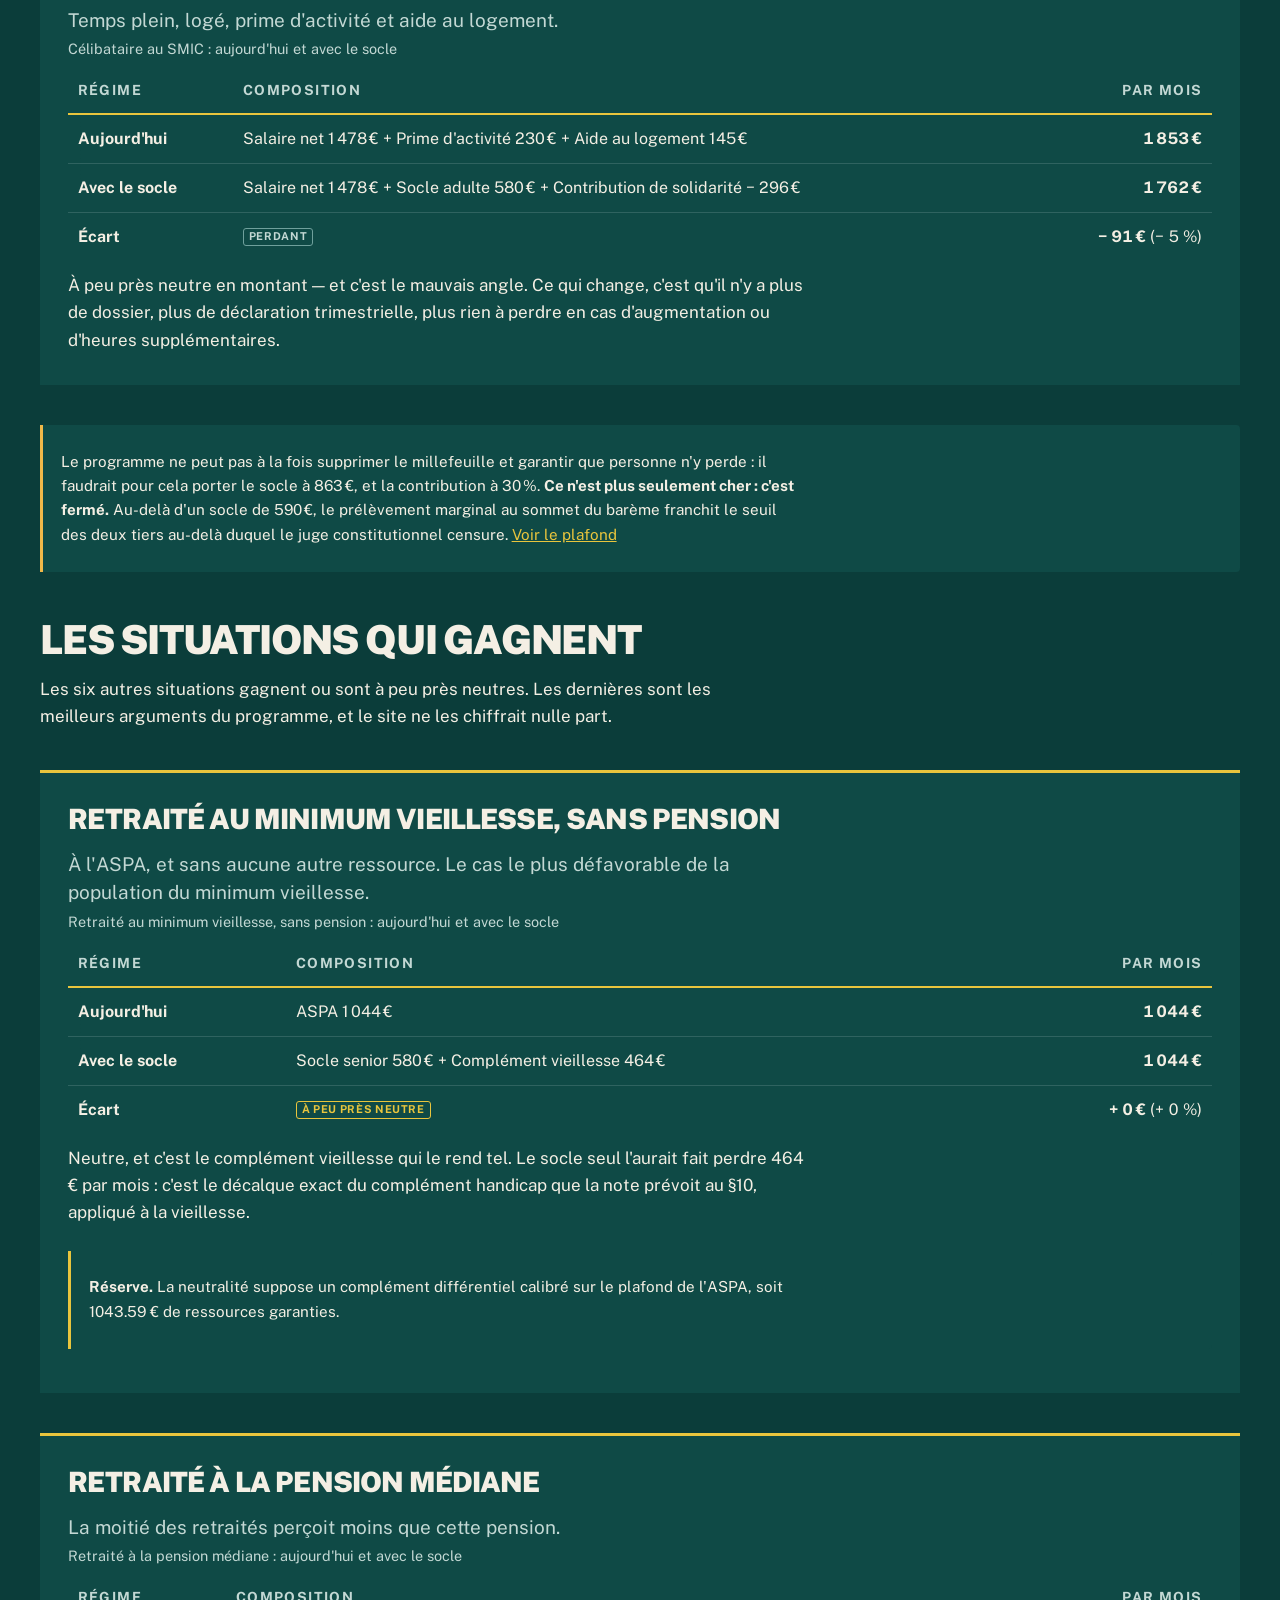
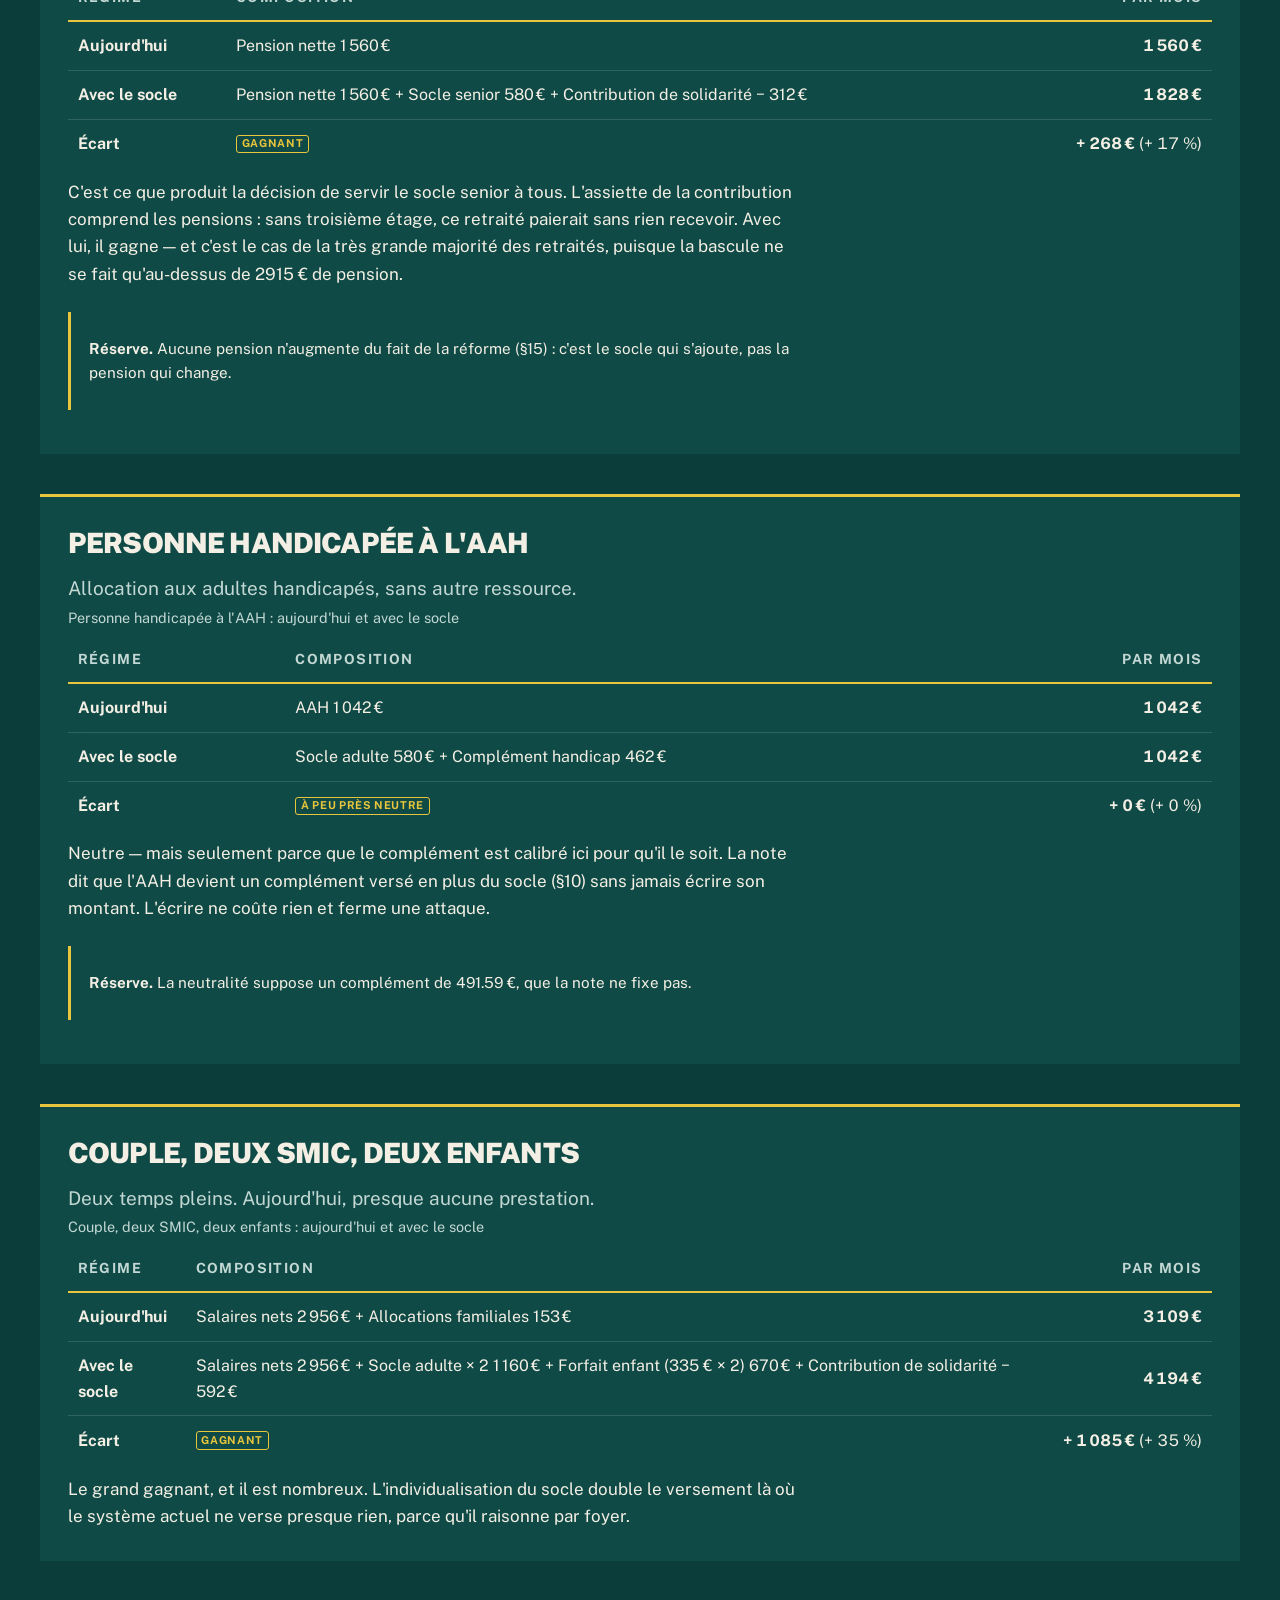
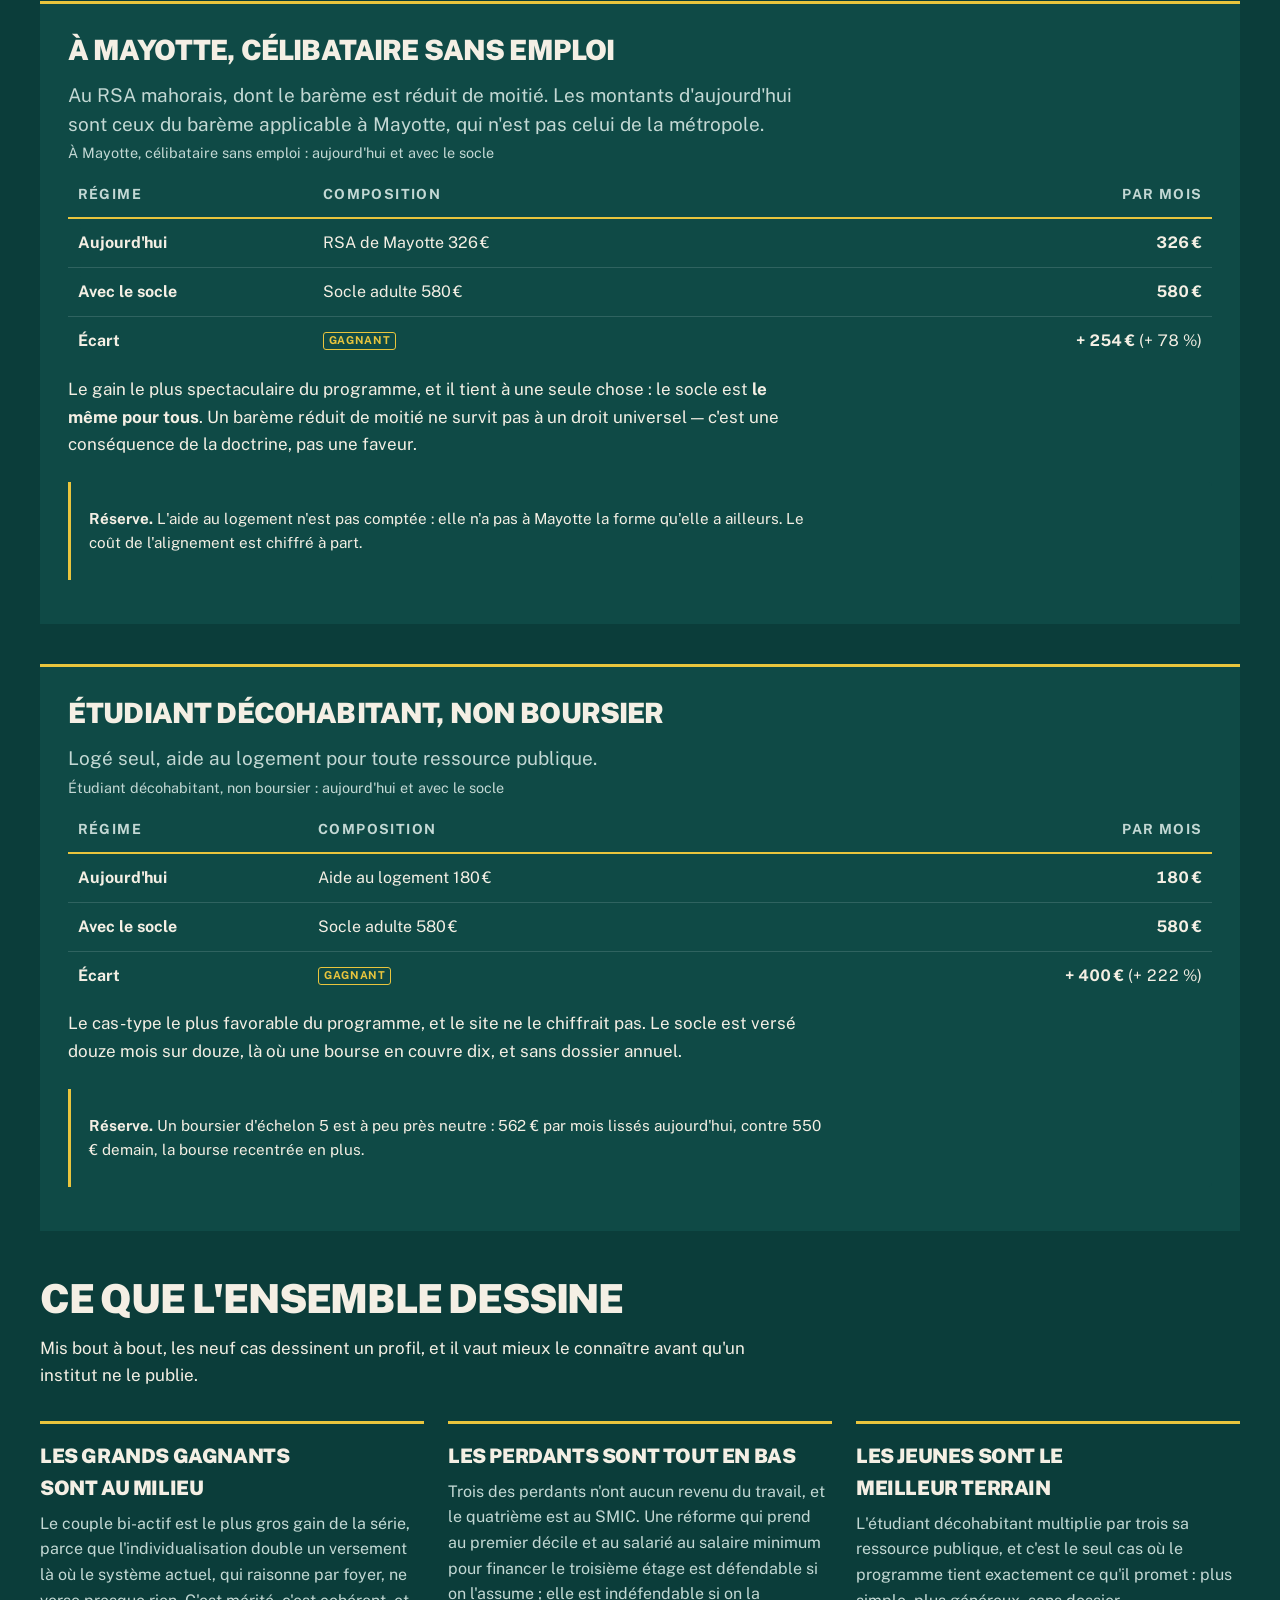
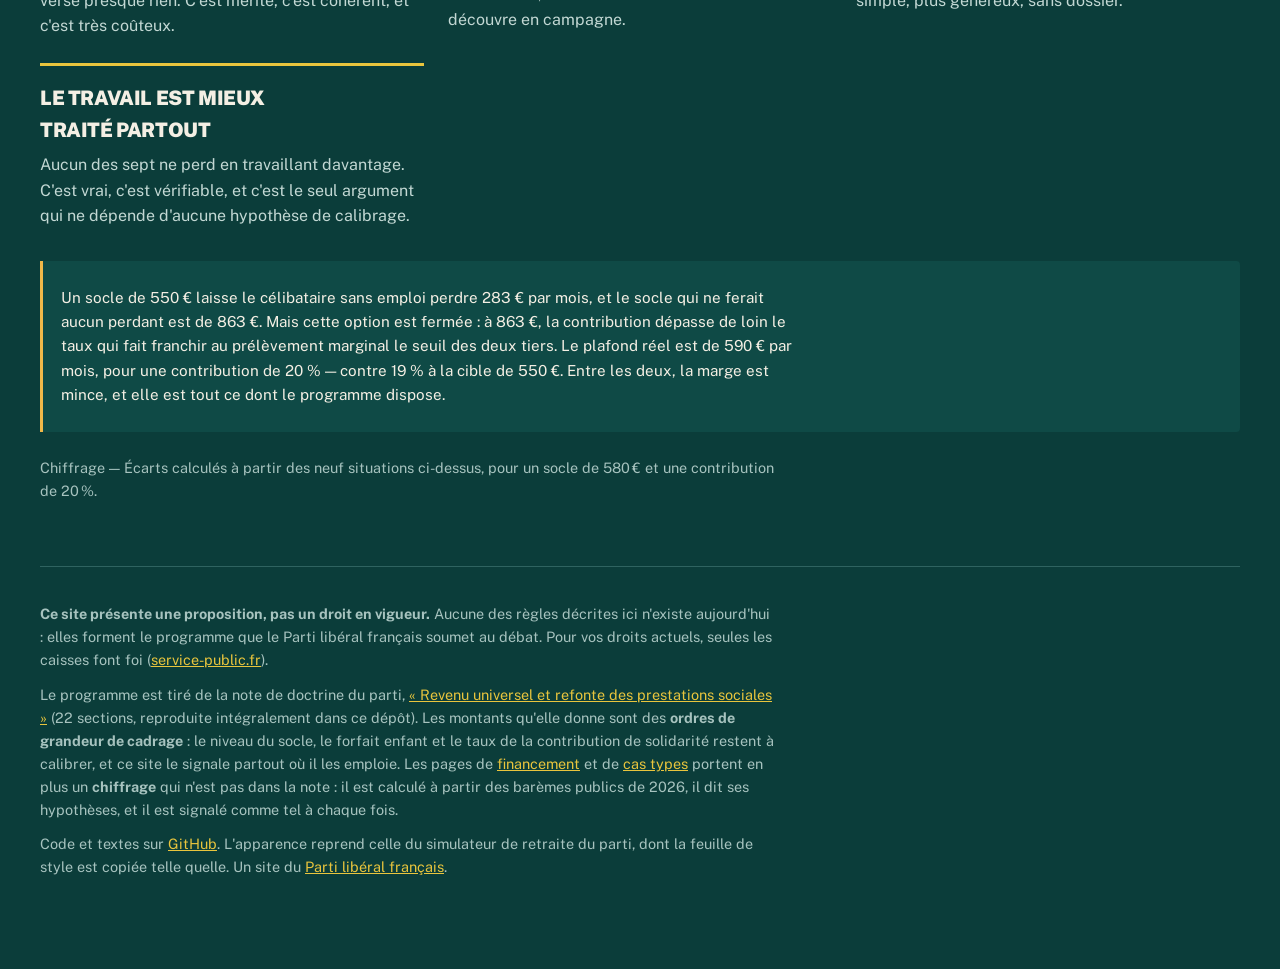
<file: cas-types.html>
<!doctype html>
<html lang="fr">
<head>
<meta charset="utf-8">
<meta name="viewport" content="width=device-width, initial-scale=1">
<!-- Le vert profond de l'affiche : sur un téléphone, la barre du navigateur le
     reprend, et la page commence où elle commence. -->
<meta name="theme-color" content="#0b3d3a">
<title>Cas types — Revenu universel — refonte des prestations sociales</title>
<meta name="description" content="Neuf situations chiffrées aux barèmes 2026, avant et après la réforme, perdants compris : célibataire au RSA, famille monoparentale, minimum vieillesse, pension médiane, AAH, SMIC, couple bi-actif, Mayotte, étudiant.">
<link rel="icon" href="moteur/icone.svg" type="image/svg+xml">
<link rel="apple-touch-icon" href="moteur/icone.svg">
<!-- La feuille de style est celle du simulateur de retraite du parti, copiée
     telle quelle : les deux sites sont une seule affiche. -->
<link rel="stylesheet" href="moteur/style.css">
</head>
<body>
<a class="evitement" href="#contenu">Aller au contenu</a>
<header class="bandeau"><div class="interieur">
  <p class="nom"><a href="index.html"><svg class="icone" viewBox="0 0 24 24" fill="none" stroke="currentColor" stroke-width="2" stroke-linecap="round" stroke-linejoin="round" aria-hidden="true" focusable="false"><path d="M16 21v-2a4 4 0 0 0-4-4H6a4 4 0 0 0-4 4v2" /><circle cx="9" cy="7" r="4" /><path d="M22 21v-2a4 4 0 0 0-3-3.87" /><path d="M16 3.13a4 4 0 0 1 0 7.75" /></svg><span>Revenu universel</span></a></p>
  <nav aria-label="Navigation principale"><span class="groupe"><span class="etiquette">La promesse</span><span class="liens"><a href="index.html">Programme</a></span></span><span class="groupe"><span class="etiquette">Ce que ça change</span><span class="liens"><a href="revenu-universel.html">Socle</a><a href="simulateur.html">Calculer</a><a href="cas-types.html" aria-current="page">Cas types</a><a href="jeunes.html">Jeunes</a><a href="familles.html">Familles</a><a href="protections.html">Protections</a></span></span><span class="groupe"><span class="etiquette">Les règles</span><span class="liens"><a href="nouveaux-residents.html">Résidents</a><a href="financement.html">Financement</a><a href="calendrier.html">Calendrier</a></span></span><span class="groupe"><span class="etiquette">Comprendre</span><span class="liens"><a href="questions.html">Questions</a></span></span></nav>
</div></header>
<main id="contenu">
<div class="affiche"><p class="surtitre">Cas types</p><h1>Neuf situations,<br>perdants compris</h1><p class="chapeau">Ce que chacun touche aujourd'hui, ce qu'il toucherait avec le socle, et l'écart. Les situations qui perdent sont en premier.</p></div>
<div class="fiches reperes"><div class="fiche"><div class="valeur">9</div><div class="etiquette">Situations chiffrées</div><div class="precision">Des barèmes 2026 d'un côté, le programme de l'autre.</div></div><div class="fiche"><div class="valeur">3</div><div class="etiquette">Dont perdantes</div><div class="precision">Elles sont détaillées en premier, avec ce qu'il faudrait pour les fermer.</div></div><div class="fiche"><div class="valeur">863 €</div><div class="etiquette">Socle qui ne ferait aucun perdant</div><div class="precision">Contre 580 € dans la cible de la note.</div></div></div>
<nav class="plan" aria-label="Dans cette page"><p class="etiquette">Dans cette page</p><ol><li><a href="#lecture">Comment ces chiffres sont faits</a></li><li><a href="#perdants">Les situations qui perdent</a></li><li><a href="#gagnants">Les situations qui gagnent</a></li><li><a href="#profil">Ce que l&#x27;ensemble dessine</a></li></ol></nav>
<section id="lecture"><h2>Comment ces chiffres sont faits</h2><p>Un programme qui ne publie que ses gagnants se fait définir par ses perdants. Cette page fait donc l'inverse : elle chiffre sept situations aux barèmes en vigueur, elle commence par celles qui perdent, et elle dit pour chacune ce qu'il faudrait décider pour que la perte disparaisse.</p><ol class="gestes"><li><span class="rang" aria-hidden="true">01</span><span><strong>La colonne « aujourd'hui » est au barème 2026</strong> — RSA, aide au logement, allocations familiales, AAH, ASPA, prime d'activité. Ce sont des montants publiés, vérifiables un par un.</span></li><li><span class="rang" aria-hidden="true">02</span><span><strong>La colonne « avec le socle » applique la note</strong> — socle de 580 €, forfait enfant de 335 €, contribution de 20 % sur le revenu du travail.</span></li><li><span class="rang" aria-hidden="true">03</span><span><strong>L'impôt sur le revenu ne bouge pas</strong> — la contribution s'y ajoute, elle ne le remplace pas, et elle est prise ici sur le revenu tel qu'il est versé aujourd'hui. C'est la position du parti, et ces cas types en sont le calcul direct. <a href="financement.html#ajout">Voir la décision et ses deux conséquences</a>.</span></li></ol><div class="note avertissement"><svg class="icone" viewBox="0 0 24 24" fill="none" stroke="currentColor" stroke-width="2" stroke-linecap="round" stroke-linejoin="round" role="img"><title>Attention</title><path d="m21.73 18-8-14a2 2 0 0 0-3.48 0l-8 14A2 2 0 0 0 4 21h16a2 2 0 0 0 1.73-3" /><path d="M12 9v4" /><path d="M12 17h.01" /></svg><div><p><strong>Ce ne sont pas des droits, et ce ne sont pas des moyennes.</strong> Une aide au logement varie du simple au double selon la zone et le loyer ; une prime d'activité dépend du trimestre. Chaque cas type dit l'hypothèse qu'il retient, et elle est prise du côté défavorable au programme quand elle est incertaine — un résultat flatteur obtenu par une hypothèse généreuse serait le seul qu'on ne puisse pas défendre.</p></div></div><p class="discret">Chiffrage — Barèmes au 1ᵉʳ avril 2026 pour les prestations revalorisées, au 1ᵉʳ janvier 2026 pour l'ASPA. Seuil de pauvreté INSEE : 1 337 € par mois pour une personne seule.</p></section><section id="perdants"><h2>Les situations qui perdent</h2><p>Les trois situations ci-dessous perdent avec la calibration retenue, et elles ne perdent pas pour la même raison. Trois n'ont aucun revenu du travail : le socle leur apporte moins que l'empilement qu'il remplace. La quatrième est le salarié au SMIC, et sa perte vient d'ailleurs — de la contribution de 20 % qu'appelle le financement des deux étages. C'est le prix des décisions prises sur l'impôt et sur le socle senior, et il se voit ici.</p><section class="cle" id="cas-celibataire-sans-emploi-loge"><h3>Célibataire sans emploi, logé</h3><p class="reponse">Au RSA et à l'aide au logement. Environ 1,2 million de personnes.</p><div class="defilant" tabindex="0" role="region" aria-label="Célibataire sans emploi, logé : aujourd&#x27;hui et avec le socle"><table><caption><span>Célibataire sans emploi, logé : aujourd&#x27;hui et avec le socle</span></caption><thead><tr><th class="texte" scope="col">Régime</th><th class="texte long" scope="col">Composition</th><th class="nombre" scope="col">Par mois</th></tr></thead><tbody><tr><th class="texte" scope="row">Aujourd'hui</th><td class="texte long">RSA, forfait logement déduit 573 € + Aide au logement 290 €</td><td class="nombre"><strong>863 €</strong></td></tr><tr><th class="texte" scope="row">Avec le socle</th><td class="texte long">Socle adulte 580 €</td><td class="nombre"><strong>580 €</strong></td></tr><tr><th class="texte" scope="row"><strong>Écart</strong></th><td class="texte long"><span class="badge">perdant</span></td><td class="nombre"><strong>− 283 €</strong> (− 33 %)</td></tr></tbody></table></div><p>C'est le perdant principal de la réforme, et la note ne le voit pas : son bouclier transitoire (§7) ne couvre que les ménages <em>avec enfants</em>. Ce cas-type n'est protégé par rien.</p><div class="note"><p><strong>Réserve.</strong> Aucun dispositif transitoire prévu à ce jour.</p></div></section><section class="cle" id="cas-mere-seule-deux-enfants-sans"><h3>Mère seule, deux enfants, sans emploi</h3><p class="reponse">RSA majoré, aide au logement, allocations familiales.</p><div class="defilant" tabindex="0" role="region" aria-label="Mère seule, deux enfants, sans emploi : aujourd&#x27;hui et avec le socle"><table><caption><span>Mère seule, deux enfants, sans emploi : aujourd&#x27;hui et avec le socle</span></caption><thead><tr><th class="texte" scope="col">Régime</th><th class="texte long" scope="col">Composition</th><th class="nombre" scope="col">Par mois</th></tr></thead><tbody><tr><th class="texte" scope="row">Aujourd'hui</th><td class="texte long">RSA, forfait logement déduit 979 € + Aide au logement 400 € + Allocations familiales 153 €</td><td class="nombre"><strong>1 533 €</strong></td></tr><tr><th class="texte" scope="row">Avec le socle</th><td class="texte long">Socle adulte 580 € + Forfait enfant (335 € × 2) 670 €</td><td class="nombre"><strong>1 250 €</strong></td></tr><tr><th class="texte" scope="row"><strong>Écart</strong></th><td class="texte long"><span class="badge">perdant</span></td><td class="nombre"><strong>− 283 €</strong> (− 18 %)</td></tr></tbody></table></div><p>Le risque social que la note désigne elle-même comme principal (§20.2). Le bouclier transitoire l'amortit deux à trois ans, puis s'éteint : la perte n'est pas évitée, elle est différée.</p><div class="note"><p><strong>Réserve.</strong> Le crédit d'impôt proportionnel, seconde partie du crédit familial, n'est pas chiffré par la note et ne joue pas ici — un foyer sans revenu n'est pas imposable.</p></div></section><section class="cle" id="cas-celibataire-au-smic"><h3>Célibataire au SMIC</h3><p class="reponse">Temps plein, logé, prime d'activité et aide au logement.</p><div class="defilant" tabindex="0" role="region" aria-label="Célibataire au SMIC : aujourd&#x27;hui et avec le socle"><table><caption><span>Célibataire au SMIC : aujourd&#x27;hui et avec le socle</span></caption><thead><tr><th class="texte" scope="col">Régime</th><th class="texte long" scope="col">Composition</th><th class="nombre" scope="col">Par mois</th></tr></thead><tbody><tr><th class="texte" scope="row">Aujourd'hui</th><td class="texte long">Salaire net 1 478 € + Prime d'activité 230 € + Aide au logement 145 €</td><td class="nombre"><strong>1 853 €</strong></td></tr><tr><th class="texte" scope="row">Avec le socle</th><td class="texte long">Salaire net 1 478 € + Socle adulte 580 € + Contribution de solidarité − 296 €</td><td class="nombre"><strong>1 762 €</strong></td></tr><tr><th class="texte" scope="row"><strong>Écart</strong></th><td class="texte long"><span class="badge">perdant</span></td><td class="nombre"><strong>− 91 €</strong> (− 5 %)</td></tr></tbody></table></div><p>À peu près neutre en montant — et c'est le mauvais angle. Ce qui change, c'est qu'il n'y a plus de dossier, plus de déclaration trimestrielle, plus rien à perdre en cas d'augmentation ou d'heures supplémentaires.</p></section><div class="note vigilance"><p>Le programme ne peut pas à la fois supprimer le millefeuille et garantir que personne n'y perde : il faudrait pour cela porter le socle à 863 €, et la contribution à 30 %. <strong>Ce n'est plus seulement cher : c'est fermé.</strong> Au-delà d'un socle de 590 €, le prélèvement marginal au sommet du barème franchit le seuil des deux tiers au-delà duquel le juge constitutionnel censure. <a href="financement.html#marginal">Voir le plafond</a></p></div></section><section id="gagnants"><h2>Les situations qui gagnent</h2><p>Les six autres situations gagnent ou sont à peu près neutres. Les dernières sont les meilleurs arguments du programme, et le site ne les chiffrait nulle part.</p><section class="cle" id="cas-retraite-au-minimum-vieillesse-sans"><h3>Retraité au minimum vieillesse, sans pension</h3><p class="reponse">À l'ASPA, et sans aucune autre ressource. Le cas le plus défavorable de la population du minimum vieillesse.</p><div class="defilant" tabindex="0" role="region" aria-label="Retraité au minimum vieillesse, sans pension : aujourd&#x27;hui et avec le socle"><table><caption><span>Retraité au minimum vieillesse, sans pension : aujourd&#x27;hui et avec le socle</span></caption><thead><tr><th class="texte" scope="col">Régime</th><th class="texte long" scope="col">Composition</th><th class="nombre" scope="col">Par mois</th></tr></thead><tbody><tr><th class="texte" scope="row">Aujourd'hui</th><td class="texte long">ASPA 1 044 €</td><td class="nombre"><strong>1 044 €</strong></td></tr><tr><th class="texte" scope="row">Avec le socle</th><td class="texte long">Socle senior 580 € + Complément vieillesse 464 €</td><td class="nombre"><strong>1 044 €</strong></td></tr><tr><th class="texte" scope="row"><strong>Écart</strong></th><td class="texte long"><span class="badge proposition">à peu près neutre</span></td><td class="nombre"><strong>+ 0 €</strong> (+ 0 %)</td></tr></tbody></table></div><p>Neutre, et c'est le complément vieillesse qui le rend tel. Le socle seul l'aurait fait perdre 464 € par mois : c'est le décalque exact du complément handicap que la note prévoit au §10, appliqué à la vieillesse.</p><div class="note"><p><strong>Réserve.</strong> La neutralité suppose un complément différentiel calibré sur le plafond de l'ASPA, soit 1043.59 € de ressources garanties.</p></div></section><section class="cle" id="cas-retraite-a-la-pension-mediane"><h3>Retraité à la pension médiane</h3><p class="reponse">La moitié des retraités perçoit moins que cette pension.</p><div class="defilant" tabindex="0" role="region" aria-label="Retraité à la pension médiane : aujourd&#x27;hui et avec le socle"><table><caption><span>Retraité à la pension médiane : aujourd&#x27;hui et avec le socle</span></caption><thead><tr><th class="texte" scope="col">Régime</th><th class="texte long" scope="col">Composition</th><th class="nombre" scope="col">Par mois</th></tr></thead><tbody><tr><th class="texte" scope="row">Aujourd'hui</th><td class="texte long">Pension nette 1 560 €</td><td class="nombre"><strong>1 560 €</strong></td></tr><tr><th class="texte" scope="row">Avec le socle</th><td class="texte long">Pension nette 1 560 € + Socle senior 580 € + Contribution de solidarité − 312 €</td><td class="nombre"><strong>1 828 €</strong></td></tr><tr><th class="texte" scope="row"><strong>Écart</strong></th><td class="texte long"><span class="badge proposition">gagnant</span></td><td class="nombre"><strong>+ 268 €</strong> (+ 17 %)</td></tr></tbody></table></div><p>C'est ce que produit la décision de servir le socle senior à tous. L'assiette de la contribution comprend les pensions : sans troisième étage, ce retraité paierait sans rien recevoir. Avec lui, il gagne — et c'est le cas de la très grande majorité des retraités, puisque la bascule ne se fait qu'au-dessus de 2915 € de pension.</p><div class="note"><p><strong>Réserve.</strong> Aucune pension n'augmente du fait de la réforme (§15) : c'est le socle qui s'ajoute, pas la pension qui change.</p></div></section><section class="cle" id="cas-personne-handicapee-a-l-aah"><h3>Personne handicapée à l&#x27;AAH</h3><p class="reponse">Allocation aux adultes handicapés, sans autre ressource.</p><div class="defilant" tabindex="0" role="region" aria-label="Personne handicapée à l&#x27;AAH : aujourd&#x27;hui et avec le socle"><table><caption><span>Personne handicapée à l&#x27;AAH : aujourd&#x27;hui et avec le socle</span></caption><thead><tr><th class="texte" scope="col">Régime</th><th class="texte long" scope="col">Composition</th><th class="nombre" scope="col">Par mois</th></tr></thead><tbody><tr><th class="texte" scope="row">Aujourd'hui</th><td class="texte long">AAH 1 042 €</td><td class="nombre"><strong>1 042 €</strong></td></tr><tr><th class="texte" scope="row">Avec le socle</th><td class="texte long">Socle adulte 580 € + Complément handicap 462 €</td><td class="nombre"><strong>1 042 €</strong></td></tr><tr><th class="texte" scope="row"><strong>Écart</strong></th><td class="texte long"><span class="badge proposition">à peu près neutre</span></td><td class="nombre"><strong>+ 0 €</strong> (+ 0 %)</td></tr></tbody></table></div><p>Neutre — mais seulement parce que le complément est calibré ici pour qu'il le soit. La note dit que l'AAH devient un complément versé en plus du socle (§10) sans jamais écrire son montant. L'écrire ne coûte rien et ferme une attaque.</p><div class="note"><p><strong>Réserve.</strong> La neutralité suppose un complément de 491.59 €, que la note ne fixe pas.</p></div></section><section class="cle" id="cas-couple-deux-smic-deux-enfants"><h3>Couple, deux SMIC, deux enfants</h3><p class="reponse">Deux temps pleins. Aujourd'hui, presque aucune prestation.</p><div class="defilant" tabindex="0" role="region" aria-label="Couple, deux SMIC, deux enfants : aujourd&#x27;hui et avec le socle"><table><caption><span>Couple, deux SMIC, deux enfants : aujourd&#x27;hui et avec le socle</span></caption><thead><tr><th class="texte" scope="col">Régime</th><th class="texte long" scope="col">Composition</th><th class="nombre" scope="col">Par mois</th></tr></thead><tbody><tr><th class="texte" scope="row">Aujourd'hui</th><td class="texte long">Salaires nets 2 956 € + Allocations familiales 153 €</td><td class="nombre"><strong>3 109 €</strong></td></tr><tr><th class="texte" scope="row">Avec le socle</th><td class="texte long">Salaires nets 2 956 € + Socle adulte × 2 1 160 € + Forfait enfant (335 € × 2) 670 € + Contribution de solidarité − 592 €</td><td class="nombre"><strong>4 194 €</strong></td></tr><tr><th class="texte" scope="row"><strong>Écart</strong></th><td class="texte long"><span class="badge proposition">gagnant</span></td><td class="nombre"><strong>+ 1 085 €</strong> (+ 35 %)</td></tr></tbody></table></div><p>Le grand gagnant, et il est nombreux. L'individualisation du socle double le versement là où le système actuel ne verse presque rien, parce qu'il raisonne par foyer.</p></section><section class="cle" id="cas-a-mayotte-celibataire-sans-emploi"><h3>À Mayotte, célibataire sans emploi</h3><p class="reponse">Au RSA mahorais, dont le barème est réduit de moitié. Les montants d'aujourd'hui sont ceux du barème applicable à Mayotte, qui n'est pas celui de la métropole.</p><div class="defilant" tabindex="0" role="region" aria-label="À Mayotte, célibataire sans emploi : aujourd&#x27;hui et avec le socle"><table><caption><span>À Mayotte, célibataire sans emploi : aujourd&#x27;hui et avec le socle</span></caption><thead><tr><th class="texte" scope="col">Régime</th><th class="texte long" scope="col">Composition</th><th class="nombre" scope="col">Par mois</th></tr></thead><tbody><tr><th class="texte" scope="row">Aujourd'hui</th><td class="texte long">RSA de Mayotte 326 €</td><td class="nombre"><strong>326 €</strong></td></tr><tr><th class="texte" scope="row">Avec le socle</th><td class="texte long">Socle adulte 580 €</td><td class="nombre"><strong>580 €</strong></td></tr><tr><th class="texte" scope="row"><strong>Écart</strong></th><td class="texte long"><span class="badge proposition">gagnant</span></td><td class="nombre"><strong>+ 254 €</strong> (+ 78 %)</td></tr></tbody></table></div><p>Le gain le plus spectaculaire du programme, et il tient à une seule chose : le socle est <strong>le même pour tous</strong>. Un barème réduit de moitié ne survit pas à un droit universel — c'est une conséquence de la doctrine, pas une faveur.</p><div class="note"><p><strong>Réserve.</strong> L'aide au logement n'est pas comptée : elle n'a pas à Mayotte la forme qu'elle a ailleurs. Le coût de l'alignement est chiffré à part.</p></div></section><section class="cle" id="cas-etudiant-decohabitant-non-boursier"><h3>Étudiant décohabitant, non boursier</h3><p class="reponse">Logé seul, aide au logement pour toute ressource publique.</p><div class="defilant" tabindex="0" role="region" aria-label="Étudiant décohabitant, non boursier : aujourd&#x27;hui et avec le socle"><table><caption><span>Étudiant décohabitant, non boursier : aujourd&#x27;hui et avec le socle</span></caption><thead><tr><th class="texte" scope="col">Régime</th><th class="texte long" scope="col">Composition</th><th class="nombre" scope="col">Par mois</th></tr></thead><tbody><tr><th class="texte" scope="row">Aujourd'hui</th><td class="texte long">Aide au logement 180 €</td><td class="nombre"><strong>180 €</strong></td></tr><tr><th class="texte" scope="row">Avec le socle</th><td class="texte long">Socle adulte 580 €</td><td class="nombre"><strong>580 €</strong></td></tr><tr><th class="texte" scope="row"><strong>Écart</strong></th><td class="texte long"><span class="badge proposition">gagnant</span></td><td class="nombre"><strong>+ 400 €</strong> (+ 222 %)</td></tr></tbody></table></div><p>Le cas-type le plus favorable du programme, et le site ne le chiffrait pas. Le socle est versé douze mois sur douze, là où une bourse en couvre dix, et sans dossier annuel.</p><div class="note"><p><strong>Réserve.</strong> Un boursier d'échelon 5 est à peu près neutre : 562 € par mois lissés aujourd'hui, contre 550 € demain, la bourse recentrée en plus.</p></div></section></section><section id="profil"><h2>Ce que l'ensemble dessine</h2><p>Mis bout à bout, les neuf cas dessinent un profil, et il vaut mieux le connaître avant qu'un institut ne le publie.</p><div class="points"><div class="point"><h3>Les grands gagnants sont au milieu</h3><p>Le couple bi-actif est le plus gros gain de la série, parce que l'individualisation double un versement là où le système actuel, qui raisonne par foyer, ne verse presque rien. C'est mérité, c'est cohérent, et c'est très coûteux.</p></div><div class="point"><h3>Les perdants sont tout en bas</h3><p>Trois des perdants n'ont aucun revenu du travail, et le quatrième est au SMIC. Une réforme qui prend au premier décile et au salarié au salaire minimum pour financer le troisième étage est défendable si on l'assume ; elle est indéfendable si on la découvre en campagne.</p></div><div class="point"><h3>Les jeunes sont le meilleur terrain</h3><p>L'étudiant décohabitant multiplie par trois sa ressource publique, et c'est le seul cas où le programme tient exactement ce qu'il promet : plus simple, plus généreux, sans dossier.</p></div><div class="point"><h3>Le travail est mieux traité partout</h3><p>Aucun des sept ne perd en travaillant davantage. C'est vrai, c'est vérifiable, et c'est le seul argument qui ne dépende d'aucune hypothèse de calibrage.</p></div></div><div class="note vigilance"><p>Un socle de 550 € laisse le célibataire sans emploi perdre 283 € par mois, et le socle qui ne ferait aucun perdant est de 863 €. Mais cette option est fermée : à 863 €, la contribution dépasse de loin le taux qui fait franchir au prélèvement marginal le seuil des deux tiers. Le plafond réel est de 590 € par mois, pour une contribution de 20 % — contre 19 % à la cible de 550 €. Entre les deux, la marge est mince, et elle est tout ce dont le programme dispose.</p></div><p class="discret">Chiffrage — Écarts calculés à partir des neuf situations ci-dessus, pour un socle de 580 € et une contribution de 20 %.</p></section>
</main>
<footer>
  <p><strong>Ce site présente une proposition, pas un droit en vigueur.</strong>
  Aucune des règles décrites ici n'existe aujourd'hui : elles forment le
  programme que le Parti libéral français soumet au débat. Pour vos droits
  actuels, seules les caisses font foi
  (<a href="https://www.service-public.fr/">service-public.fr</a>).</p>
  <p>Le programme est tiré de la note de doctrine du parti,
  <a href="documents/note-revenu-universel.pdf">« Revenu universel et refonte des prestations sociales »</a>
  (22 sections, reproduite intégralement dans ce dépôt). Les montants qu'elle
  donne sont des <strong>ordres de grandeur de cadrage</strong> : le niveau du
  socle, le forfait enfant et le taux de la contribution de solidarité restent à
  calibrer, et ce site le signale partout où il les emploie. Les pages de
  <a href="financement.html">financement</a> et de
  <a href="cas-types.html">cas types</a> portent en plus un
  <strong>chiffrage</strong> qui n'est pas dans la note : il est calculé à
  partir des barèmes publics de 2026, il dit ses hypothèses, et il est signalé
  comme tel à chaque fois.</p>
  <p>Code et textes sur <a href="https://github.com/g-pliberal/PrestationsSociales">GitHub</a>. L'apparence reprend celle du
  simulateur de retraite du parti, dont la feuille de style est copiée telle
  quelle. <span class="retour-site">Un site du
  <a href="https://partiliberalfrancais.fr/" target="_top">Parti libéral français</a>.</span></p>
</footer>
<script src="moteur/site.js" defer></script>
</body>
</html>
</file>
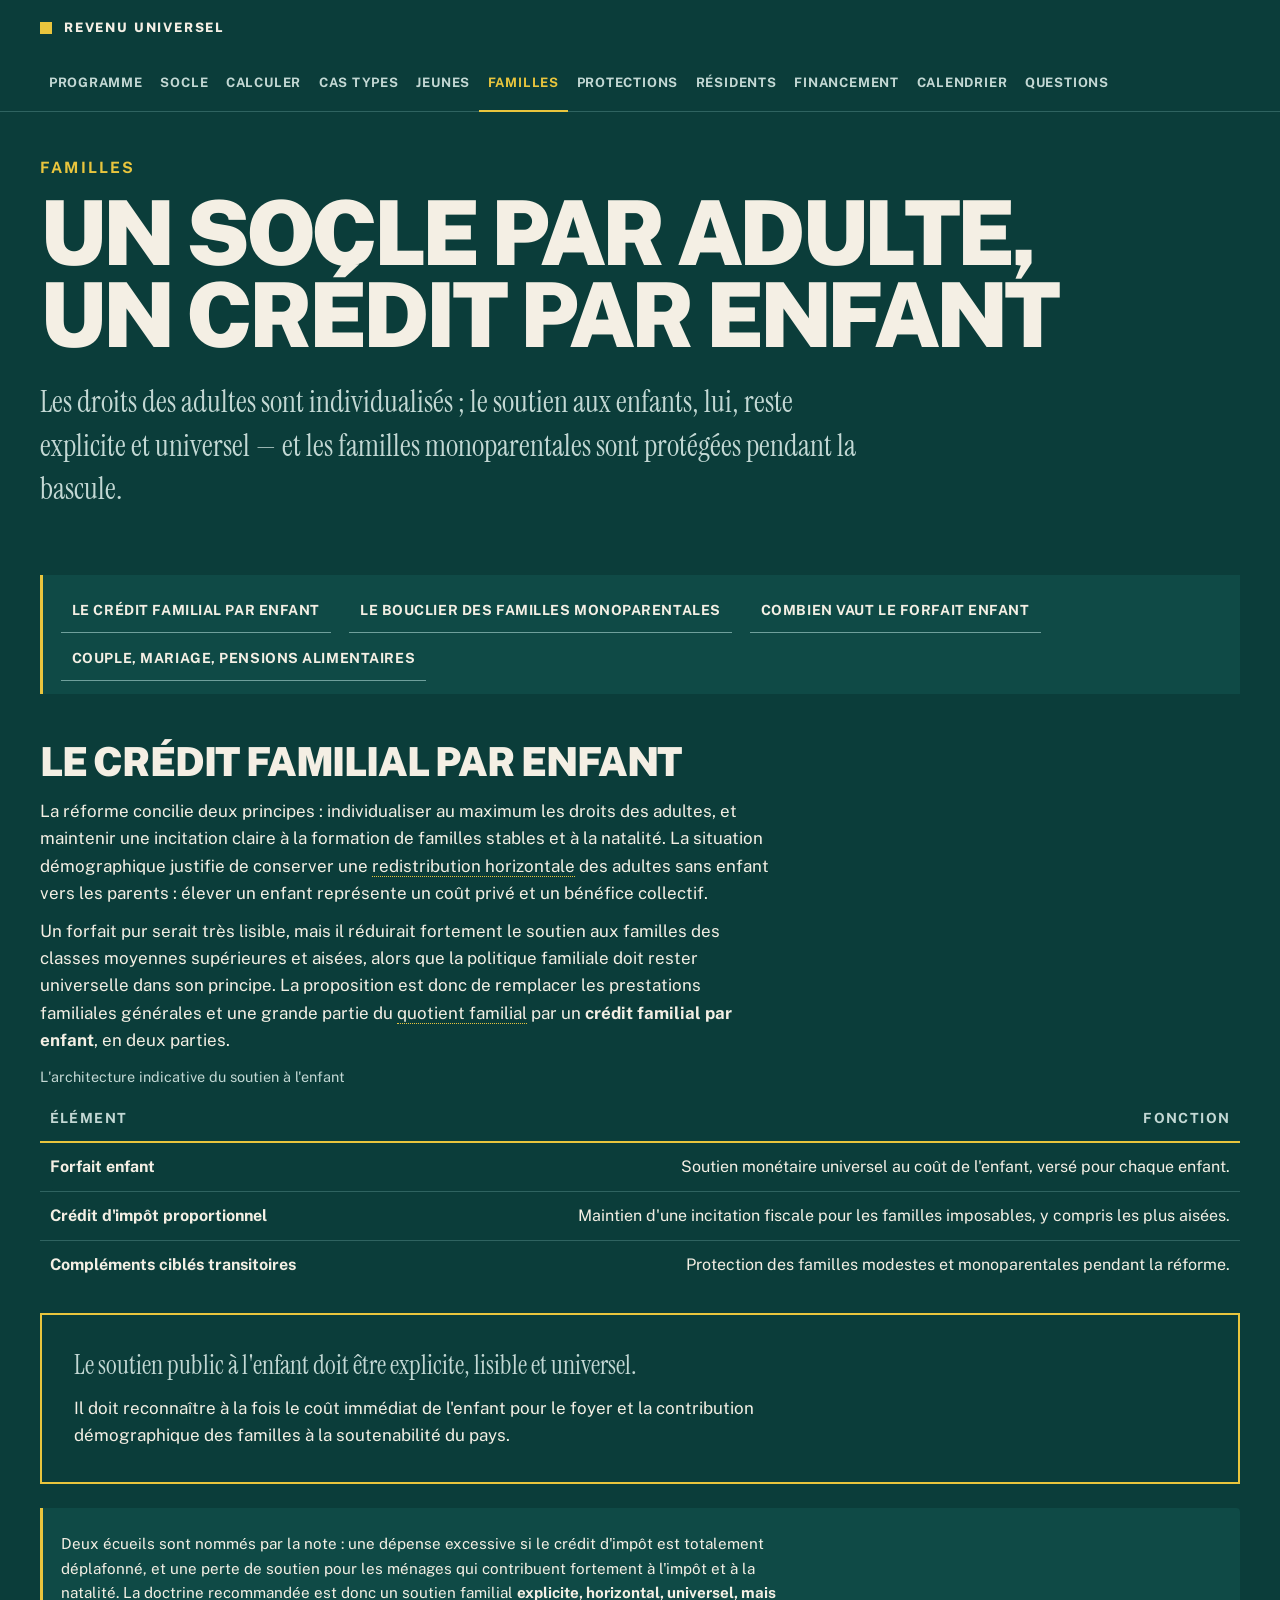
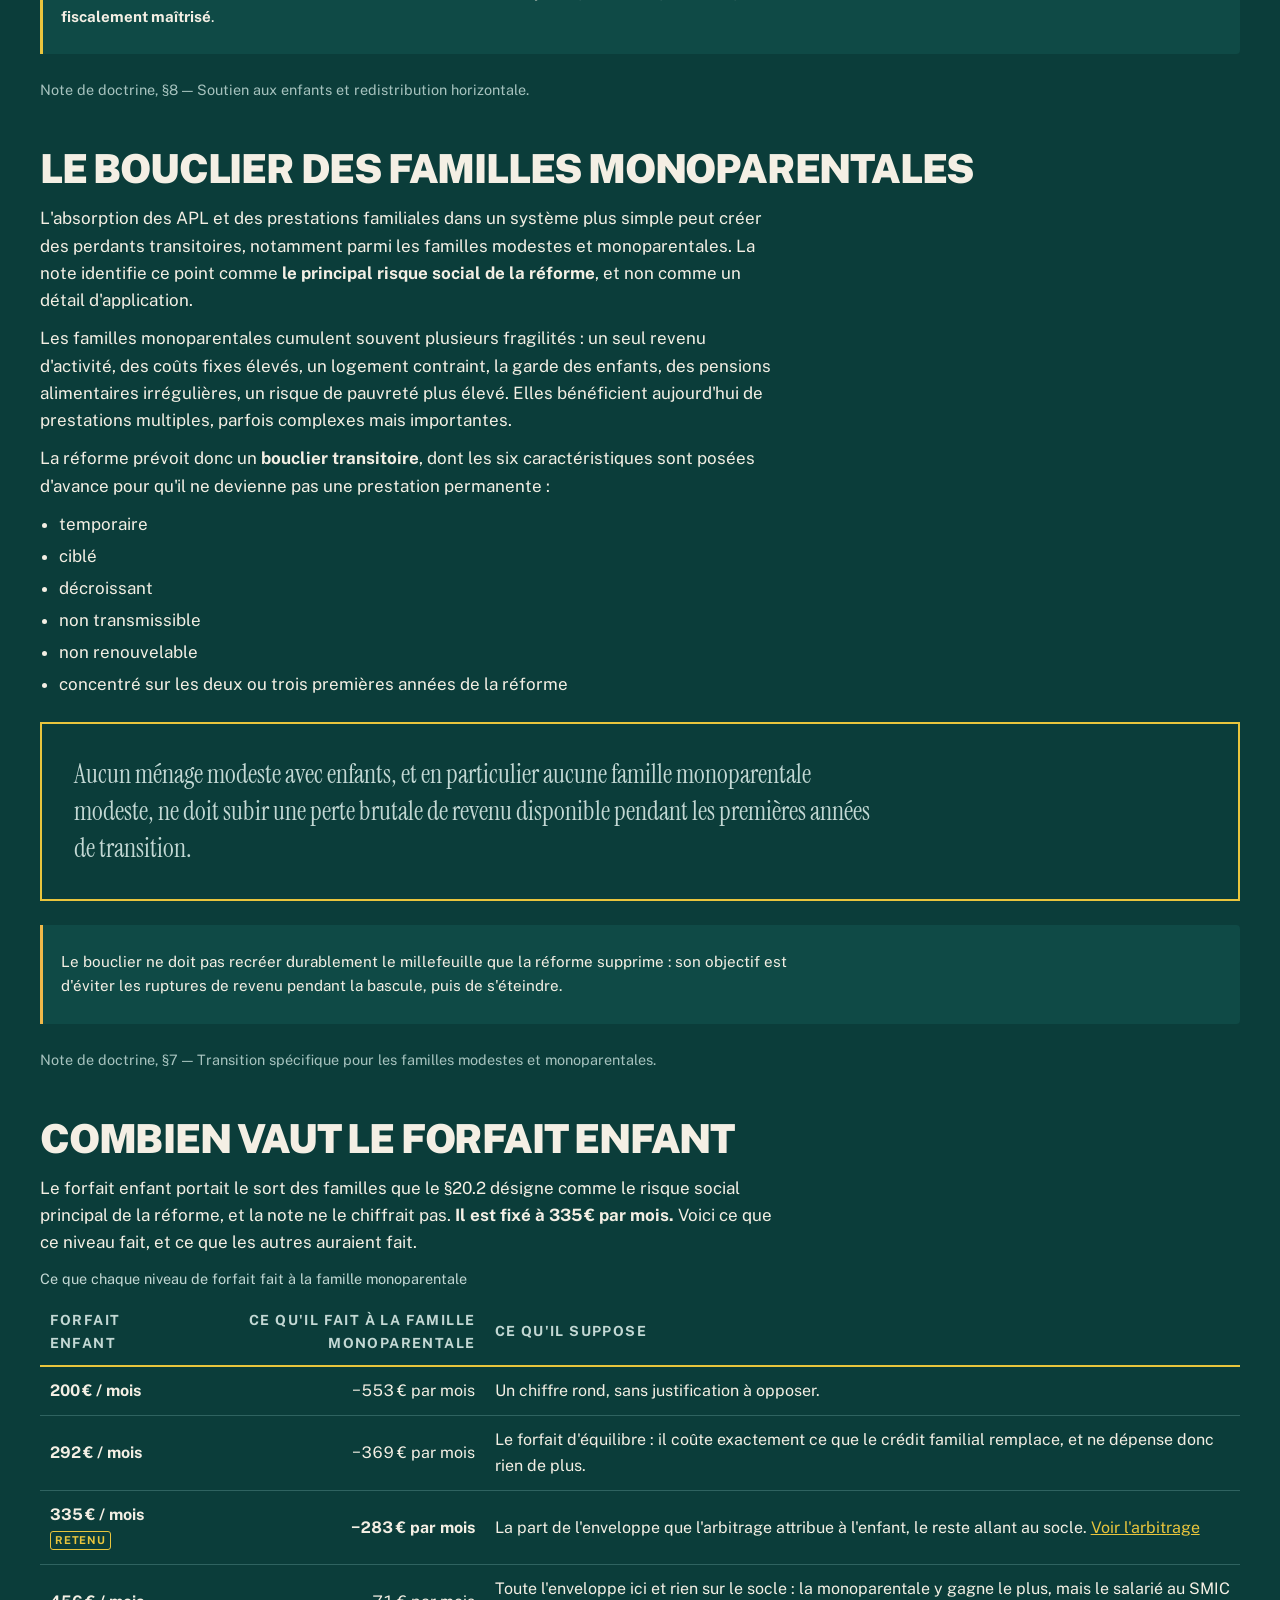
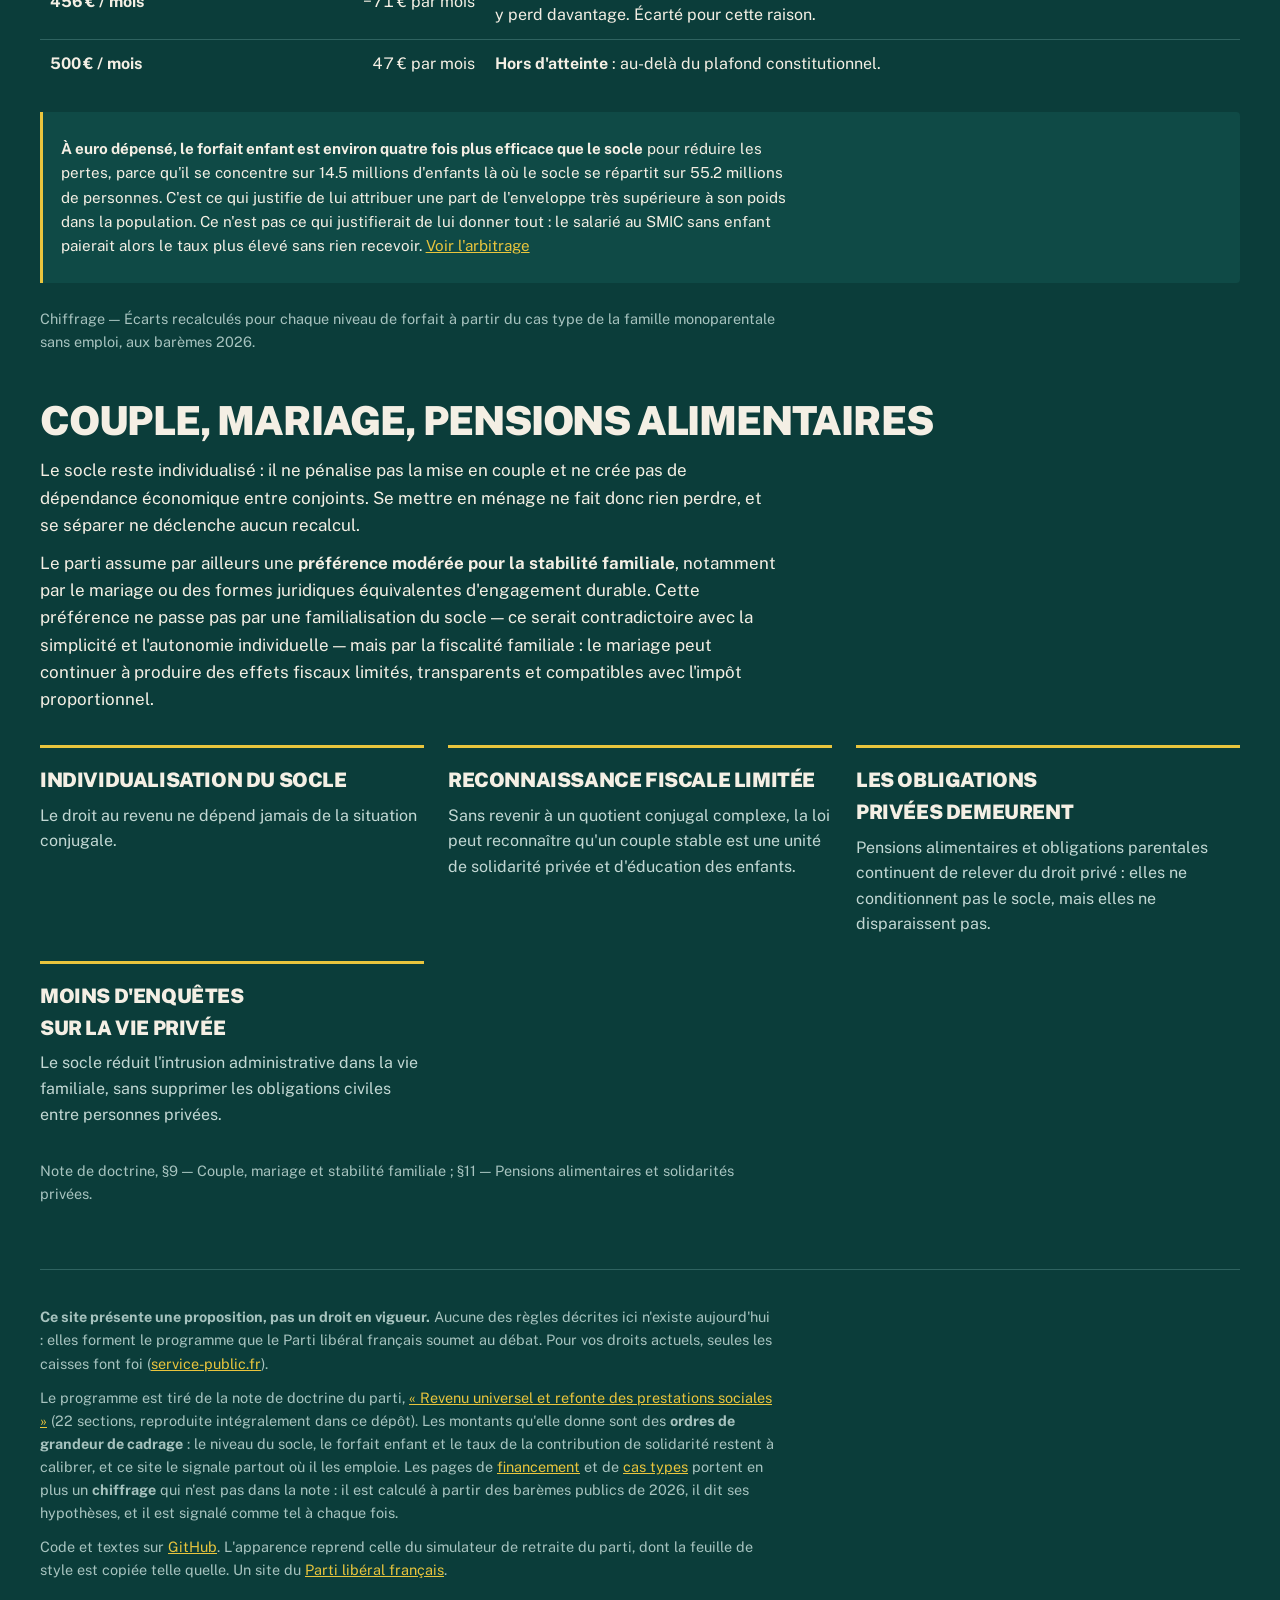
<file: familles.html>
<!doctype html>
<html lang="fr">
<head>
<meta charset="utf-8">
<meta name="viewport" content="width=device-width, initial-scale=1">
<!-- Le vert profond de l'affiche : sur un téléphone, la barre du navigateur le
     reprend, et la page commence où elle commence. -->
<meta name="theme-color" content="#0b3d3a">
<title>Familles — Revenu universel — refonte des prestations sociales</title>
<meta name="description" content="Le crédit familial par enfant — forfait plus crédit d'impôt proportionnel —, le bouclier transitoire pour les familles monoparentales, et un socle qui ne dépend jamais de la situation conjugale.">
<link rel="icon" href="moteur/icone.svg" type="image/svg+xml">
<link rel="apple-touch-icon" href="moteur/icone.svg">
<!-- La feuille de style est celle du simulateur de retraite du parti, copiée
     telle quelle : les deux sites sont une seule affiche. -->
<link rel="stylesheet" href="moteur/style.css">
</head>
<body>
<a class="evitement" href="#contenu">Aller au contenu</a>
<header class="bandeau"><div class="interieur">
  <p class="nom"><a href="index.html"><svg class="icone" viewBox="0 0 24 24" fill="none" stroke="currentColor" stroke-width="2" stroke-linecap="round" stroke-linejoin="round" aria-hidden="true" focusable="false"><path d="M16 21v-2a4 4 0 0 0-4-4H6a4 4 0 0 0-4 4v2" /><circle cx="9" cy="7" r="4" /><path d="M22 21v-2a4 4 0 0 0-3-3.87" /><path d="M16 3.13a4 4 0 0 1 0 7.75" /></svg><span>Revenu universel</span></a></p>
  <nav aria-label="Navigation principale"><span class="groupe"><span class="etiquette">La promesse</span><span class="liens"><a href="index.html">Programme</a></span></span><span class="groupe"><span class="etiquette">Ce que ça change</span><span class="liens"><a href="revenu-universel.html">Socle</a><a href="simulateur.html">Calculer</a><a href="cas-types.html">Cas types</a><a href="jeunes.html">Jeunes</a><a href="familles.html" aria-current="page">Familles</a><a href="protections.html">Protections</a></span></span><span class="groupe"><span class="etiquette">Les règles</span><span class="liens"><a href="nouveaux-residents.html">Résidents</a><a href="financement.html">Financement</a><a href="calendrier.html">Calendrier</a></span></span><span class="groupe"><span class="etiquette">Comprendre</span><span class="liens"><a href="questions.html">Questions</a></span></span></nav>
</div></header>
<main id="contenu">
<div class="affiche"><p class="surtitre">Familles</p><h1>Un socle par adulte,<br>un crédit par enfant</h1><p class="chapeau">Les droits des adultes sont individualisés ; le soutien aux enfants, lui, reste explicite et universel — et les familles monoparentales sont protégées pendant la bascule.</p></div>

<nav class="plan" aria-label="Dans cette page"><p class="etiquette">Dans cette page</p><ol><li><a href="#credit">Le crédit familial par enfant</a></li><li><a href="#bouclier">Le bouclier des familles monoparentales</a></li><li><a href="#arbitrage">Combien vaut le forfait enfant</a></li><li><a href="#couple">Couple, mariage, pensions alimentaires</a></li></ol></nav>
<section id="credit"><h2>Le crédit familial par enfant</h2><p>La réforme concilie deux principes : individualiser au maximum les droits des adultes, et maintenir une incitation claire à la formation de familles stables et à la natalité. La situation démographique justifie de conserver une <span class="mot"><span class="terme" role="button" tabindex="0" aria-expanded="false">redistribution horizontale</span><span class="bulle" role="note" hidden>Transfert entre ménages de même niveau de vie mais de charges différentes — ici, des adultes sans enfant vers les parents.</span></span> des adultes sans enfant vers les parents : élever un enfant représente un coût privé et un bénéfice collectif.</p><p>Un forfait pur serait très lisible, mais il réduirait fortement le soutien aux familles des classes moyennes supérieures et aisées, alors que la politique familiale doit rester universelle dans son principe. La proposition est donc de remplacer les prestations familiales générales et une grande partie du <span class="mot"><span class="terme" role="button" tabindex="0" aria-expanded="false">quotient familial</span><span class="bulle" role="note" hidden>Mécanisme actuel qui réduit l&#x27;impôt sur le revenu en fonction du nombre de parts du foyer, donc du nombre d&#x27;enfants.</span></span> par un <strong>crédit familial par enfant</strong>, en deux parties.</p><div class="defilant" tabindex="0" role="region" aria-label="L&#x27;architecture indicative du soutien à l&#x27;enfant"><table><caption><span>L&#x27;architecture indicative du soutien à l&#x27;enfant</span></caption><thead><tr><th class="texte" scope="col">Élément</th><th class="long" scope="col">Fonction</th></tr></thead><tbody><tr><th class="texte" scope="row">Forfait enfant</th><td class="long">Soutien monétaire universel au coût de l'enfant, versé pour chaque enfant.</td></tr><tr><th class="texte" scope="row">Crédit d'impôt proportionnel</th><td class="long">Maintien d'une incitation fiscale pour les familles imposables, y compris les plus aisées.</td></tr><tr><th class="texte" scope="row">Compléments ciblés transitoires</th><td class="long">Protection des familles modestes et monoparentales pendant la réforme.</td></tr></tbody></table></div><div class="encadre"><p class="chapeau" style="margin:0 0 .6rem">Le soutien public à l'enfant doit être explicite, lisible et universel.</p><p>Il doit reconnaître à la fois le coût immédiat de l'enfant pour le foyer et la contribution démographique des familles à la soutenabilité du pays.</p></div><div class="note"><p>Deux écueils sont nommés par la note : une dépense excessive si le crédit d'impôt est totalement déplafonné, et une perte de soutien pour les ménages qui contribuent fortement à l'impôt et à la natalité. La doctrine recommandée est donc un soutien familial <strong>explicite, horizontal, universel, mais fiscalement maîtrisé</strong>.</p></div><p class="discret">Note de doctrine, §8 — Soutien aux enfants et redistribution horizontale.</p></section><section id="bouclier"><h2>Le bouclier des familles monoparentales</h2><p>L'absorption des APL et des prestations familiales dans un système plus simple peut créer des perdants transitoires, notamment parmi les familles modestes et monoparentales. La note identifie ce point comme <strong>le principal risque social de la réforme</strong>, et non comme un détail d'application.</p><p>Les familles monoparentales cumulent souvent plusieurs fragilités : un seul revenu d'activité, des coûts fixes élevés, un logement contraint, la garde des enfants, des pensions alimentaires irrégulières, un risque de pauvreté plus élevé. Elles bénéficient aujourd'hui de prestations multiples, parfois complexes mais importantes.</p><p>La réforme prévoit donc un <strong>bouclier transitoire</strong>, dont les six caractéristiques sont posées d'avance pour qu'il ne devienne pas une prestation permanente :</p><ul class="serree"><li>temporaire</li><li>ciblé</li><li>décroissant</li><li>non transmissible</li><li>non renouvelable</li><li>concentré sur les deux ou trois premières années de la réforme</li></ul><div class="encadre"><p class="chapeau" style="margin:0">Aucun ménage modeste avec enfants, et en particulier aucune famille monoparentale modeste, ne doit subir une perte brutale de revenu disponible pendant les premières années de transition.</p></div><div class="note vigilance"><p>Le bouclier ne doit pas recréer durablement le millefeuille que la réforme supprime : son objectif est d'éviter les ruptures de revenu pendant la bascule, puis de s'éteindre.</p></div><p class="discret">Note de doctrine, §7 — Transition spécifique pour les familles modestes et monoparentales.</p></section><section id="arbitrage"><h2>Combien vaut le forfait enfant</h2><p>Le forfait enfant portait le sort des familles que le §20.2 désigne comme le risque social principal de la réforme, et la note ne le chiffrait pas. <strong>Il est fixé à 335 € par mois.</strong> Voici ce que ce niveau fait, et ce que les autres auraient fait.</p><div class="defilant" tabindex="0" role="region" aria-label="Ce que chaque niveau de forfait fait à la famille monoparentale"><table><caption><span>Ce que chaque niveau de forfait fait à la famille monoparentale</span></caption><thead><tr><th class="texte" scope="col">Forfait enfant</th><th class="nombre" scope="col">Ce qu&#x27;il fait à la famille monoparentale</th><th class="texte long" scope="col">Ce qu&#x27;il suppose</th></tr></thead><tbody><tr><th class="texte" scope="row">200 € / mois</th><td class="nombre">−553 € par mois</td><td class="texte long">Un chiffre rond, sans justification à opposer.</td></tr><tr><th class="texte" scope="row">292 € / mois</th><td class="nombre">−369 € par mois</td><td class="texte long">Le forfait d'équilibre : il coûte exactement ce que le crédit familial remplace, et ne dépense donc rien de plus.</td></tr><tr><th class="texte" scope="row">335 € / mois <span class="badge proposition">retenu</span></th><td class="nombre"><strong>−283 € par mois</strong></td><td class="texte long">La part de l'enveloppe que l'arbitrage attribue à l'enfant, le reste allant au socle. <a href="financement.html#enveloppe">Voir l'arbitrage</a></td></tr><tr><th class="texte" scope="row">456 € / mois</th><td class="nombre">−71 € par mois</td><td class="texte long">Toute l'enveloppe ici et rien sur le socle : la monoparentale y gagne le plus, mais le salarié au SMIC y perd davantage. Écarté pour cette raison.</td></tr><tr><th class="texte" scope="row">500 € / mois</th><td class="nombre">47 € par mois</td><td class="texte long"><strong>Hors d'atteinte</strong> : au-delà du plafond constitutionnel.</td></tr></tbody></table></div><div class="note"><p><strong>À euro dépensé, le forfait enfant est environ quatre fois plus efficace que le socle</strong> pour réduire les pertes, parce qu'il se concentre sur 14.5 millions d'enfants là où le socle se répartit sur 55.2 millions de personnes. C'est ce qui justifie de lui attribuer une part de l'enveloppe très supérieure à son poids dans la population. Ce n'est pas ce qui justifierait de lui donner tout : le salarié au SMIC sans enfant paierait alors le taux plus élevé sans rien recevoir. <a href="financement.html#enveloppe">Voir l'arbitrage</a></p></div><p class="discret">Chiffrage — Écarts recalculés pour chaque niveau de forfait à partir du cas type de la famille monoparentale sans emploi, aux barèmes 2026.</p></section><section id="couple"><h2>Couple, mariage, pensions alimentaires</h2><p>Le socle reste individualisé : il ne pénalise pas la mise en couple et ne crée pas de dépendance économique entre conjoints. Se mettre en ménage ne fait donc rien perdre, et se séparer ne déclenche aucun recalcul.</p><p>Le parti assume par ailleurs une <strong>préférence modérée pour la stabilité familiale</strong>, notamment par le mariage ou des formes juridiques équivalentes d'engagement durable. Cette préférence ne passe pas par une familialisation du socle — ce serait contradictoire avec la simplicité et l'autonomie individuelle — mais par la fiscalité familiale : le mariage peut continuer à produire des effets fiscaux limités, transparents et compatibles avec l'impôt proportionnel.</p><div class="points"><div class="point"><h3>Individualisation du socle</h3><p>Le droit au revenu ne dépend jamais de la situation conjugale.</p></div><div class="point"><h3>Reconnaissance fiscale limitée</h3><p>Sans revenir à un quotient conjugal complexe, la loi peut reconnaître qu'un couple stable est une unité de solidarité privée et d'éducation des enfants.</p></div><div class="point"><h3>Les obligations privées demeurent</h3><p>Pensions alimentaires et obligations parentales continuent de relever du droit privé : elles ne conditionnent pas le socle, mais elles ne disparaissent pas.</p></div><div class="point"><h3>Moins d&#x27;enquêtes sur la vie privée</h3><p>Le socle réduit l'intrusion administrative dans la vie familiale, sans supprimer les obligations civiles entre personnes privées.</p></div></div><p class="discret">Note de doctrine, §9 — Couple, mariage et stabilité familiale ; §11 — Pensions alimentaires et solidarités privées.</p></section>
</main>
<footer>
  <p><strong>Ce site présente une proposition, pas un droit en vigueur.</strong>
  Aucune des règles décrites ici n'existe aujourd'hui : elles forment le
  programme que le Parti libéral français soumet au débat. Pour vos droits
  actuels, seules les caisses font foi
  (<a href="https://www.service-public.fr/">service-public.fr</a>).</p>
  <p>Le programme est tiré de la note de doctrine du parti,
  <a href="documents/note-revenu-universel.pdf">« Revenu universel et refonte des prestations sociales »</a>
  (22 sections, reproduite intégralement dans ce dépôt). Les montants qu'elle
  donne sont des <strong>ordres de grandeur de cadrage</strong> : le niveau du
  socle, le forfait enfant et le taux de la contribution de solidarité restent à
  calibrer, et ce site le signale partout où il les emploie. Les pages de
  <a href="financement.html">financement</a> et de
  <a href="cas-types.html">cas types</a> portent en plus un
  <strong>chiffrage</strong> qui n'est pas dans la note : il est calculé à
  partir des barèmes publics de 2026, il dit ses hypothèses, et il est signalé
  comme tel à chaque fois.</p>
  <p>Code et textes sur <a href="https://github.com/g-pliberal/PrestationsSociales">GitHub</a>. L'apparence reprend celle du
  simulateur de retraite du parti, dont la feuille de style est copiée telle
  quelle. <span class="retour-site">Un site du
  <a href="https://partiliberalfrancais.fr/" target="_top">Parti libéral français</a>.</span></p>
</footer>
<script src="moteur/site.js" defer></script>
</body>
</html>
</file>
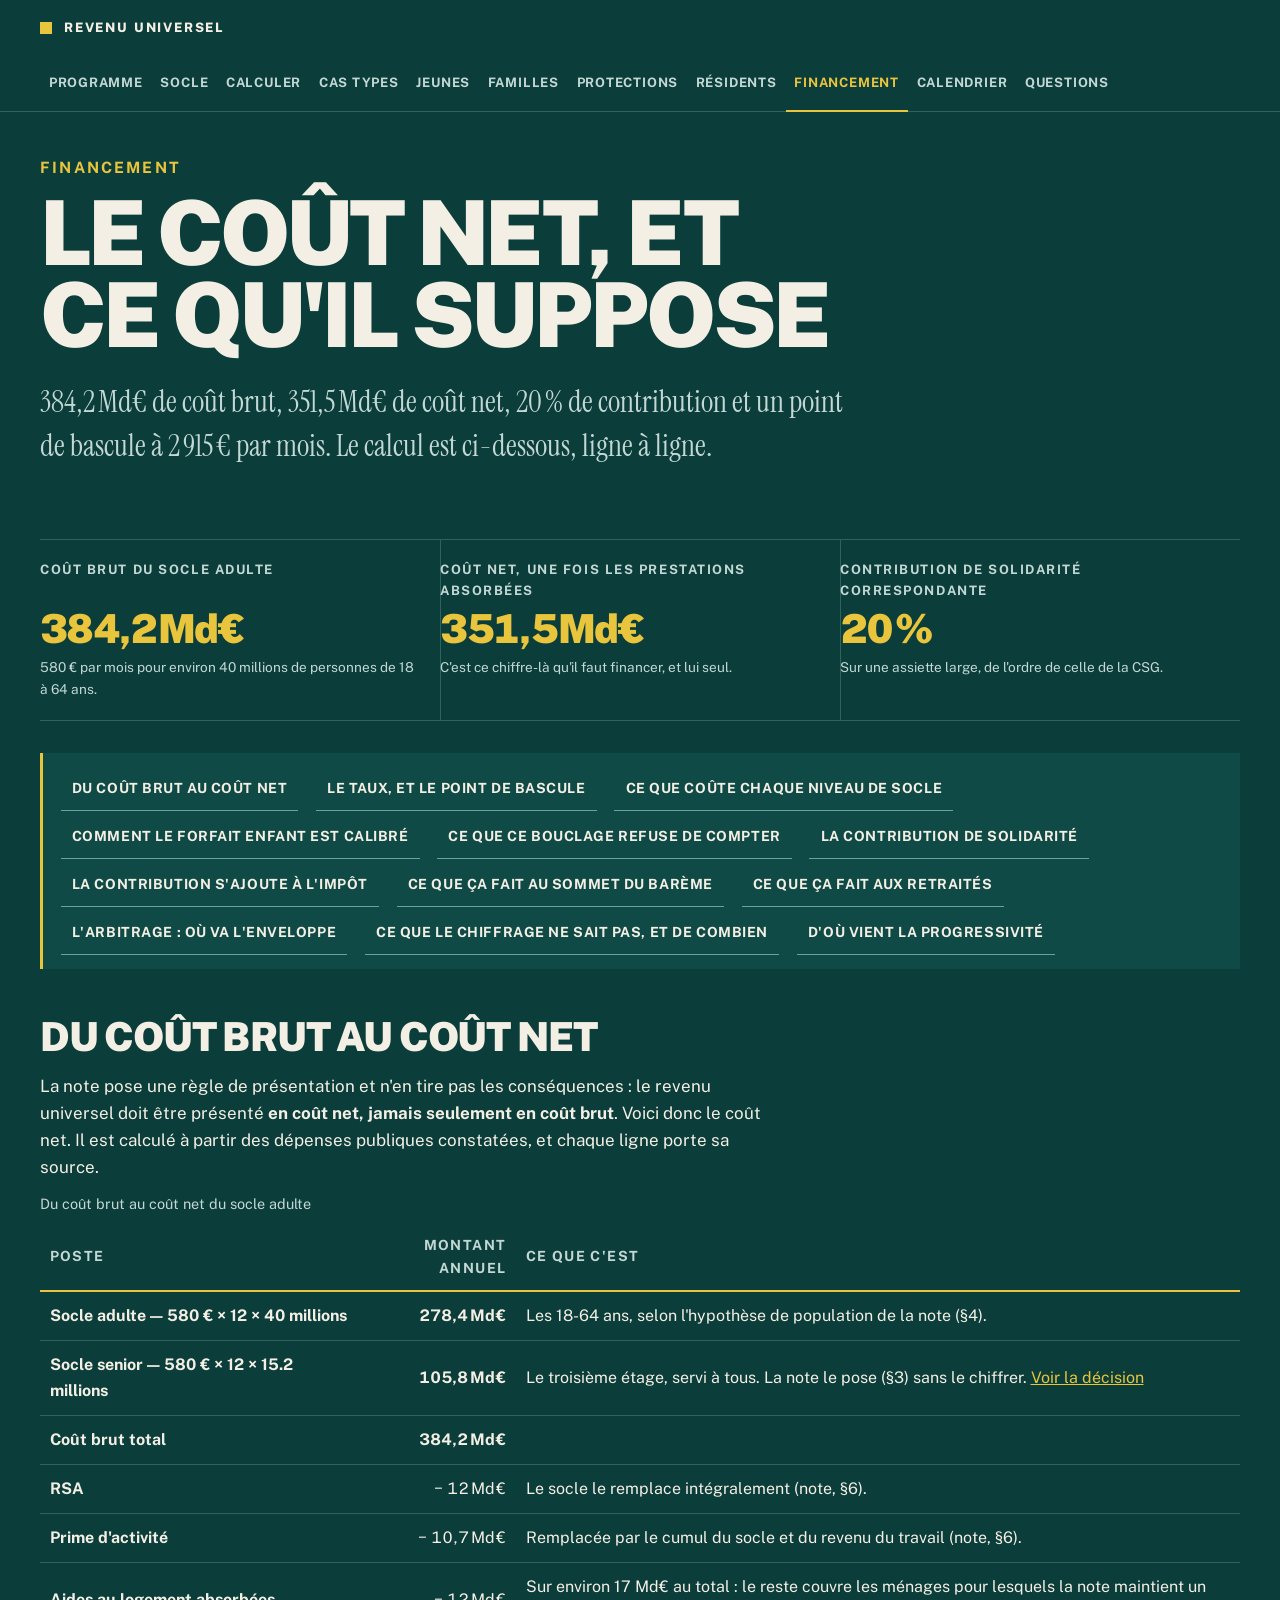
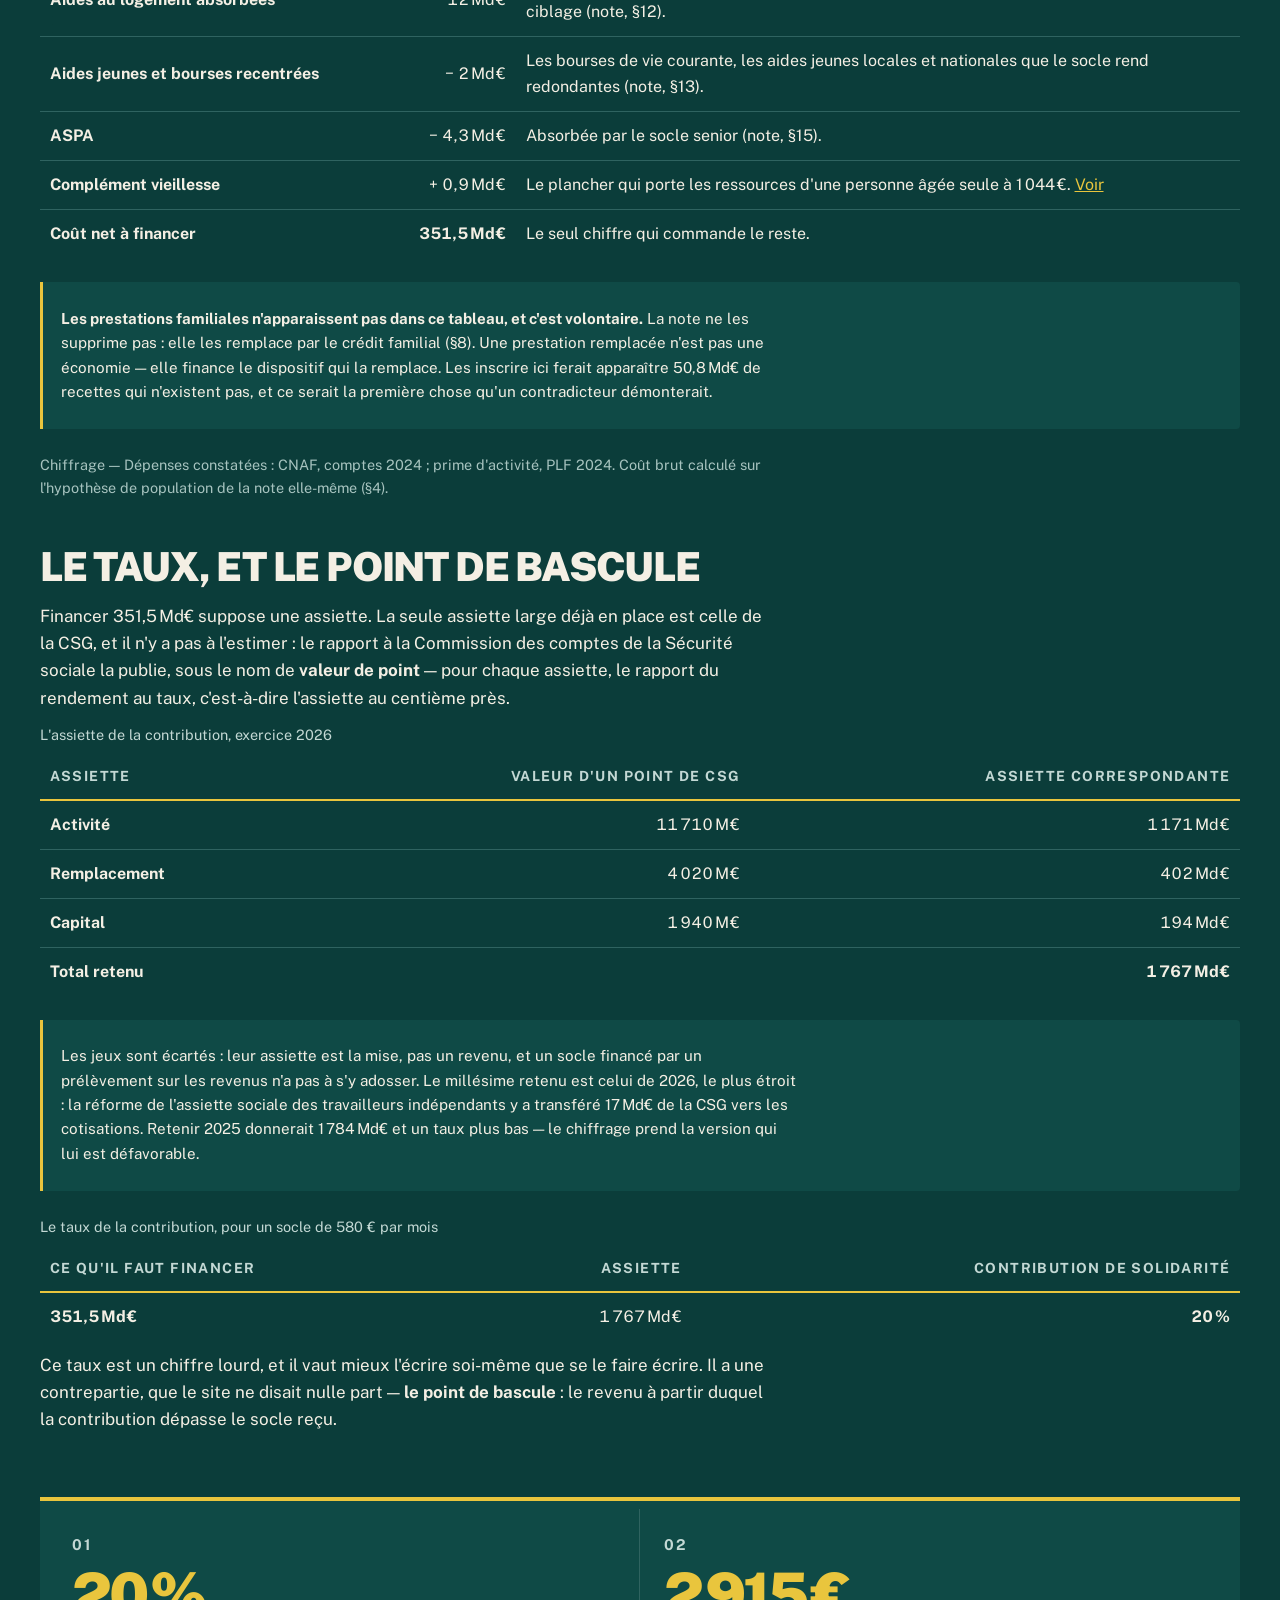
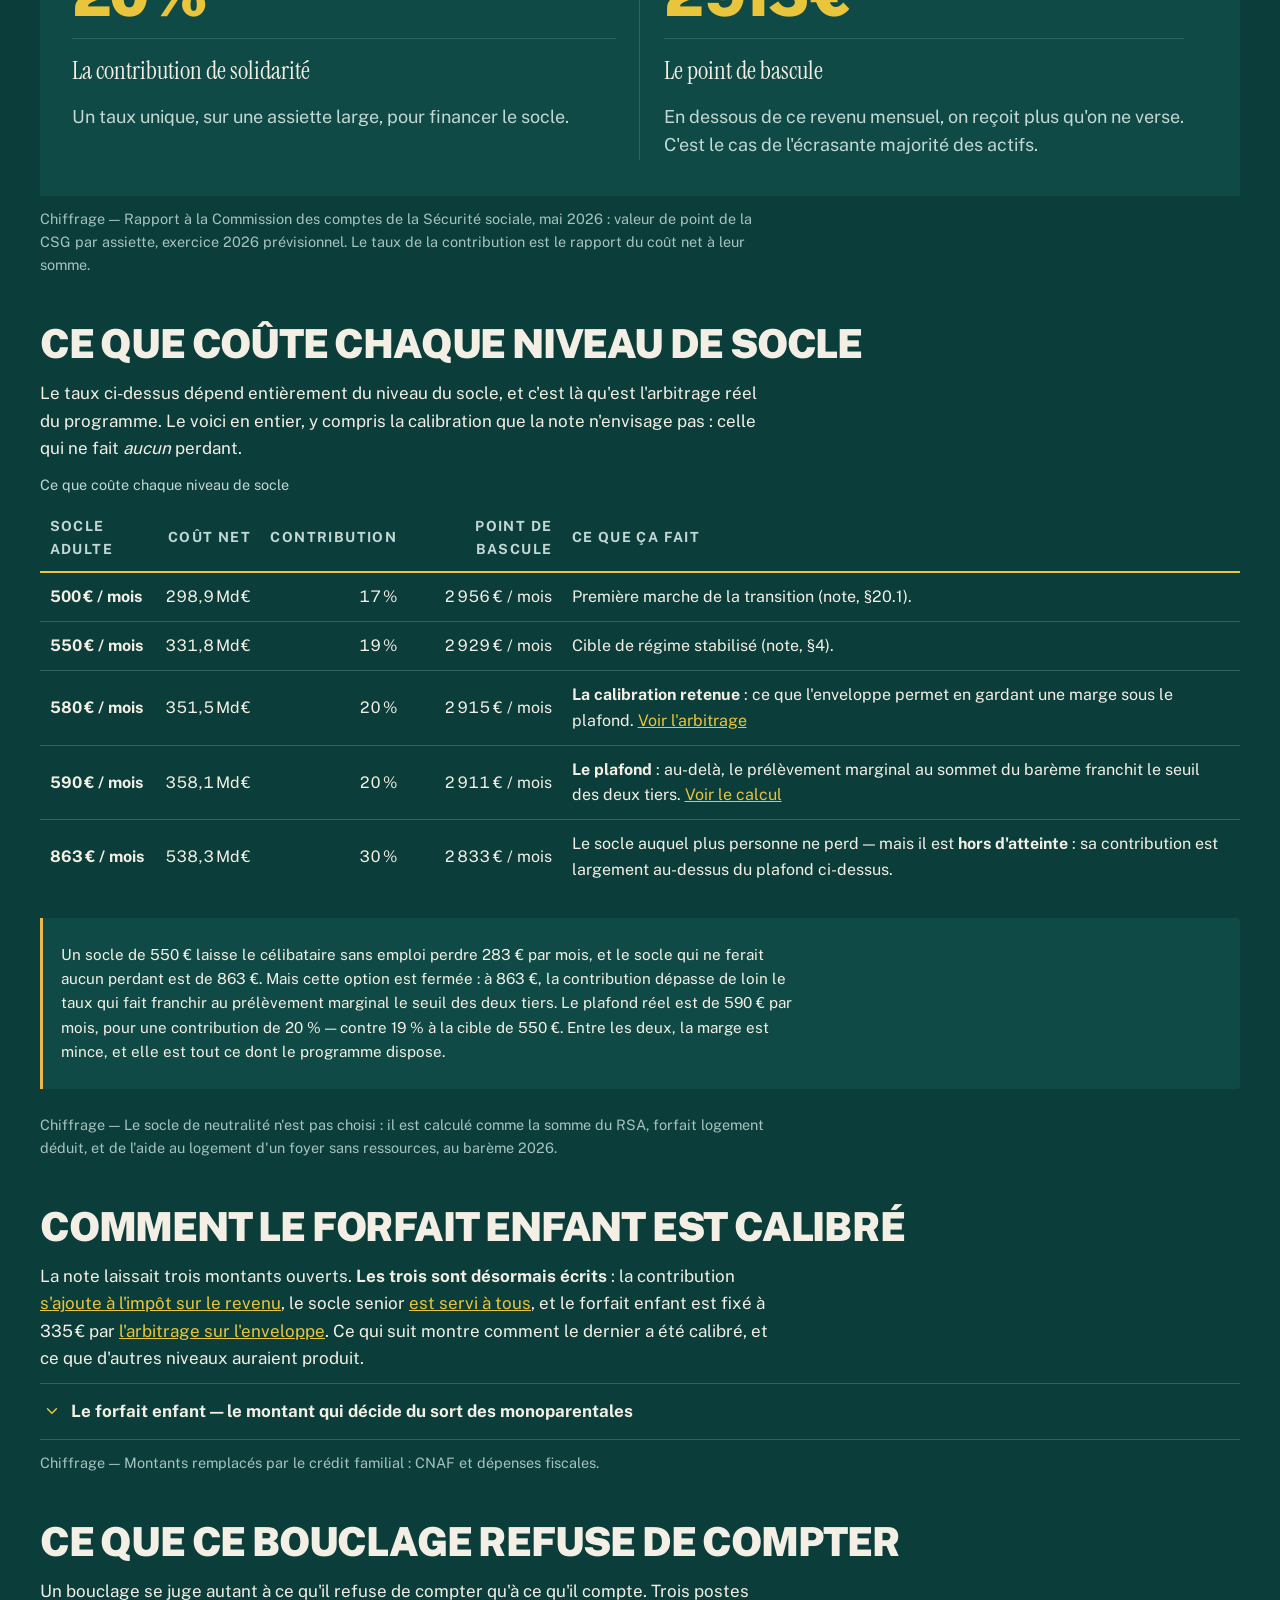
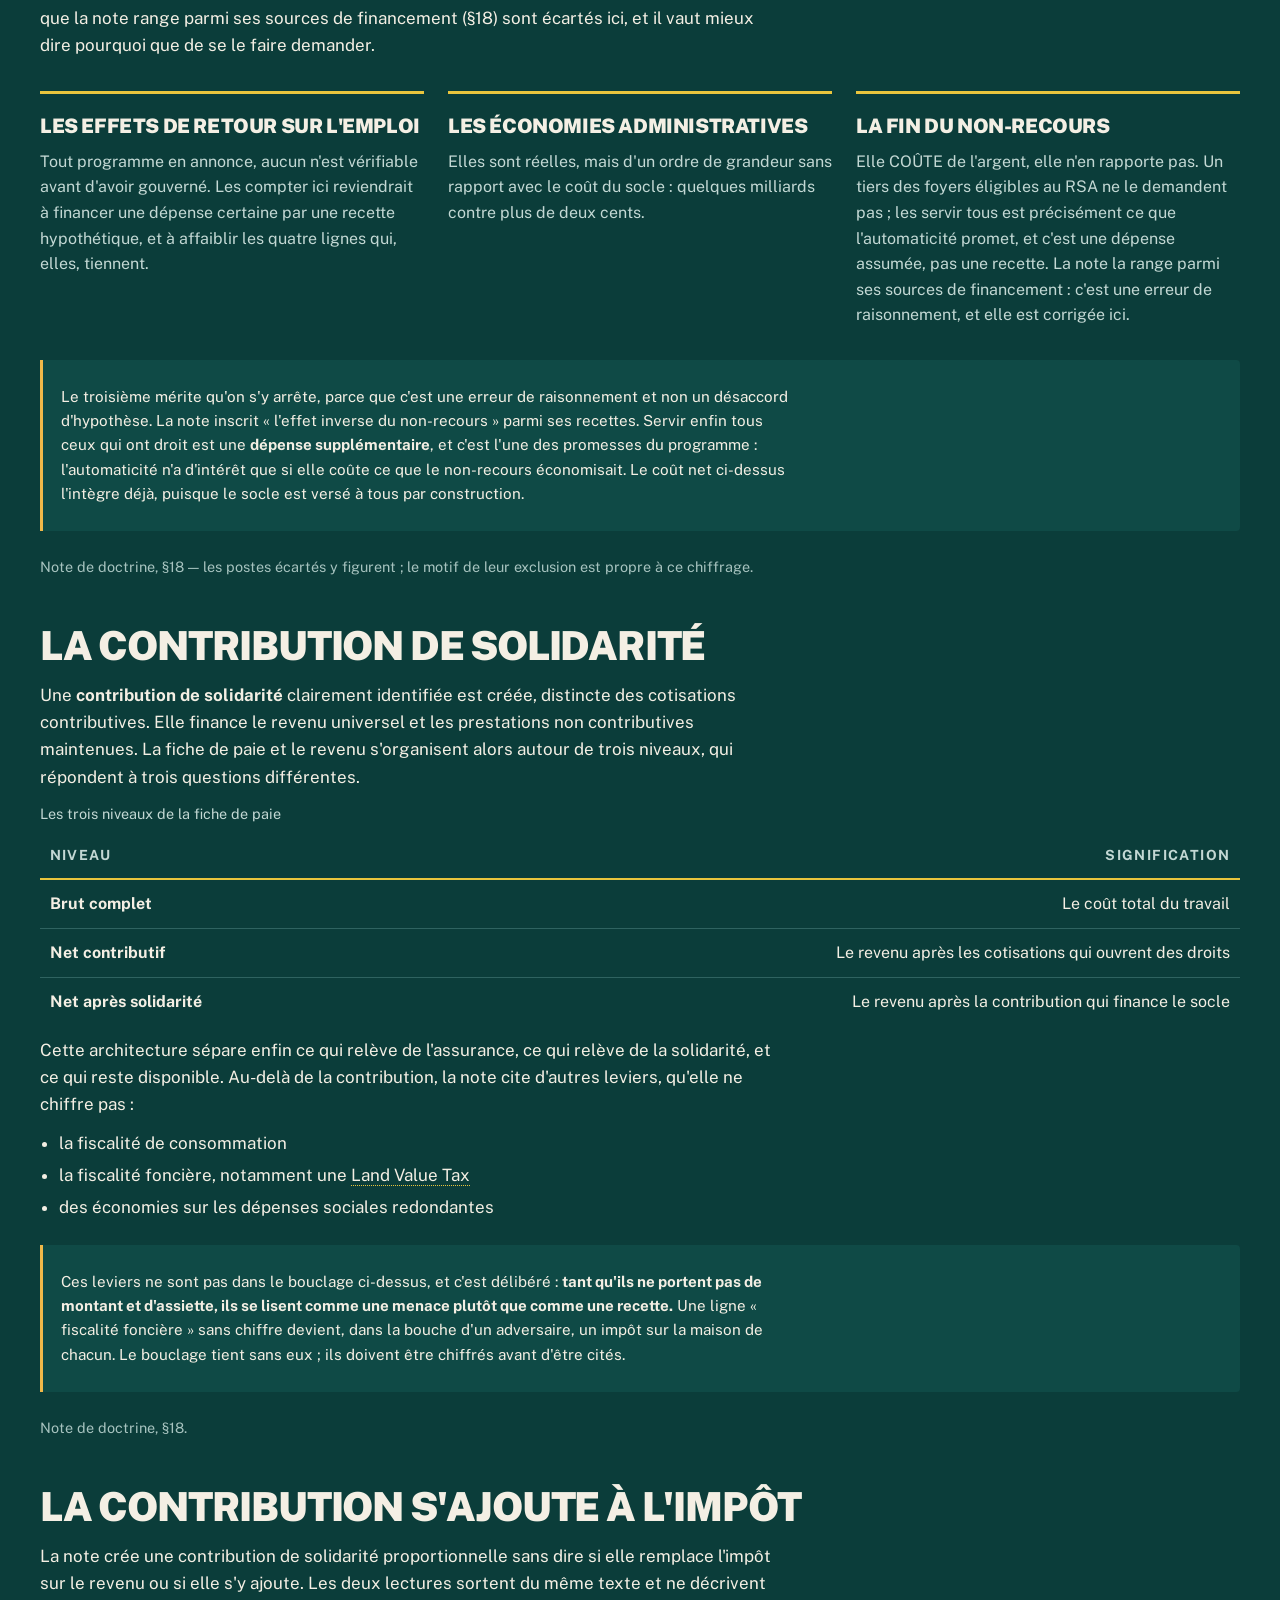
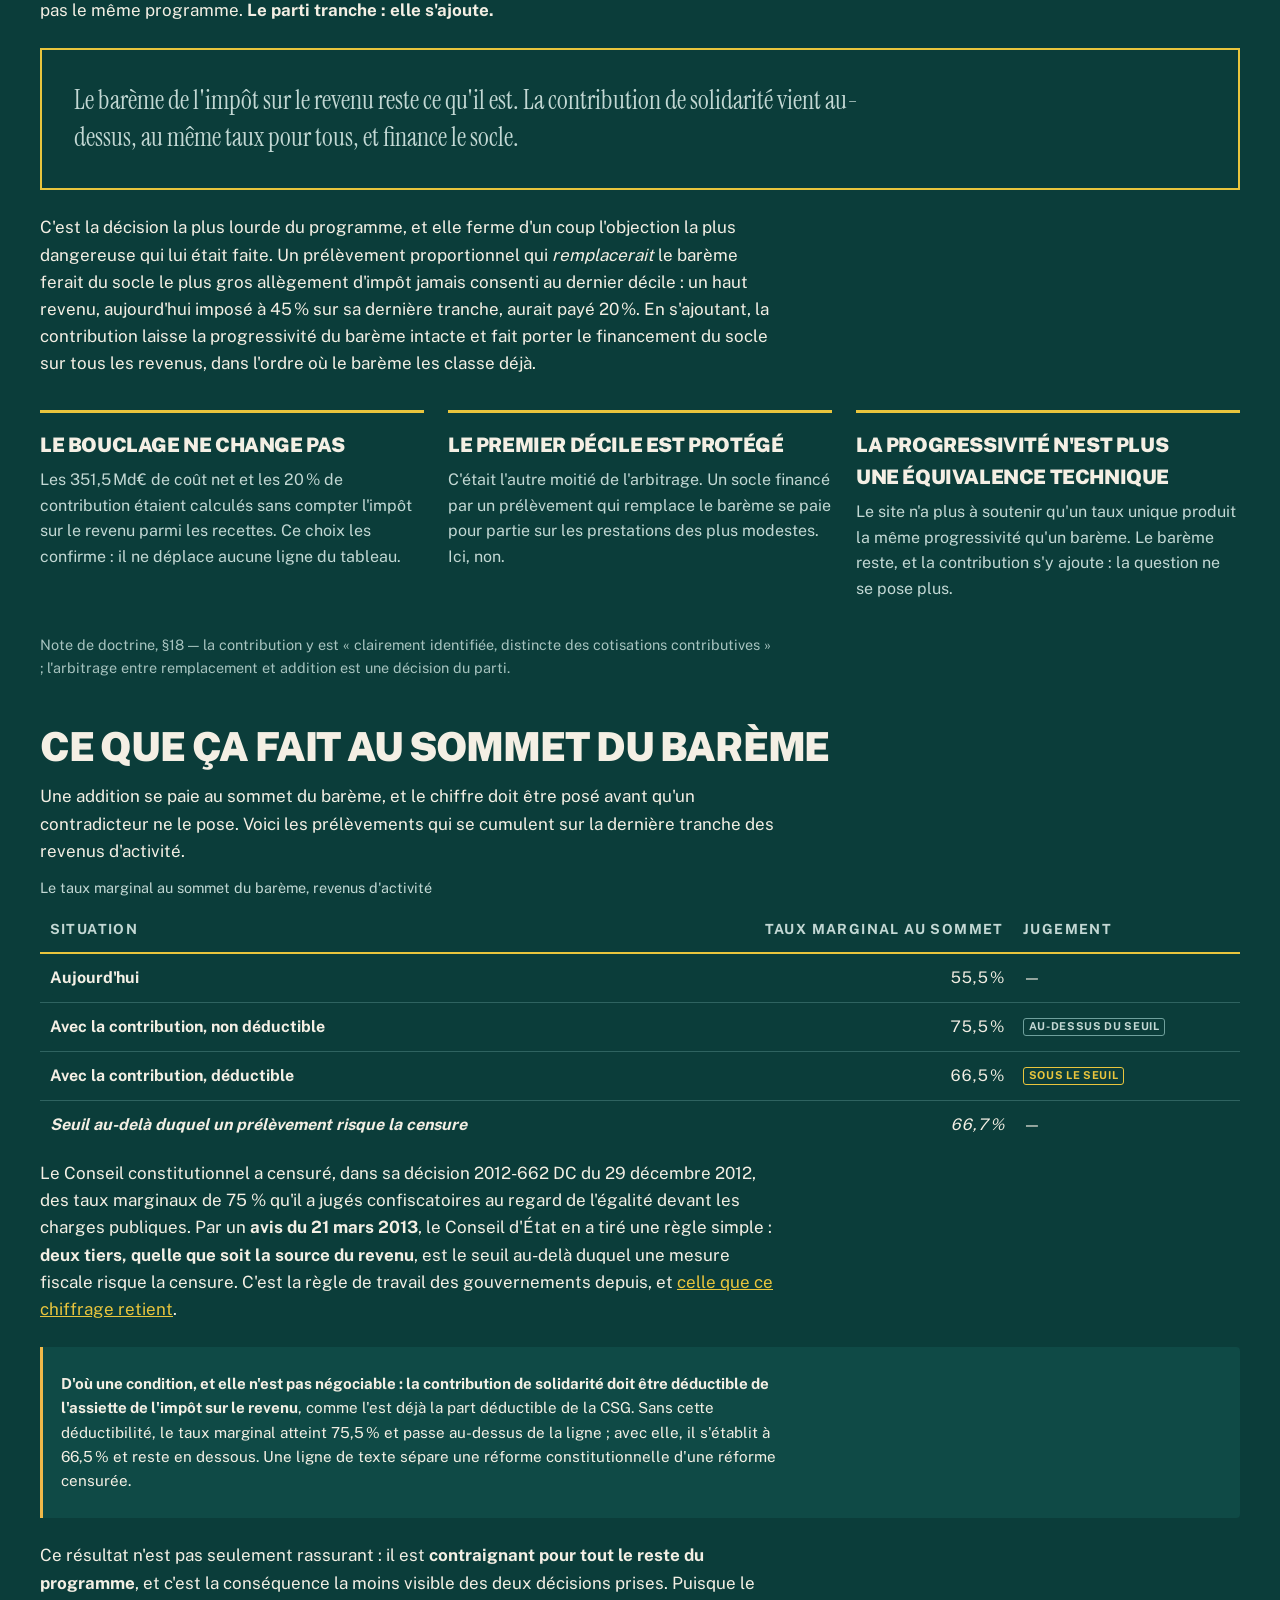
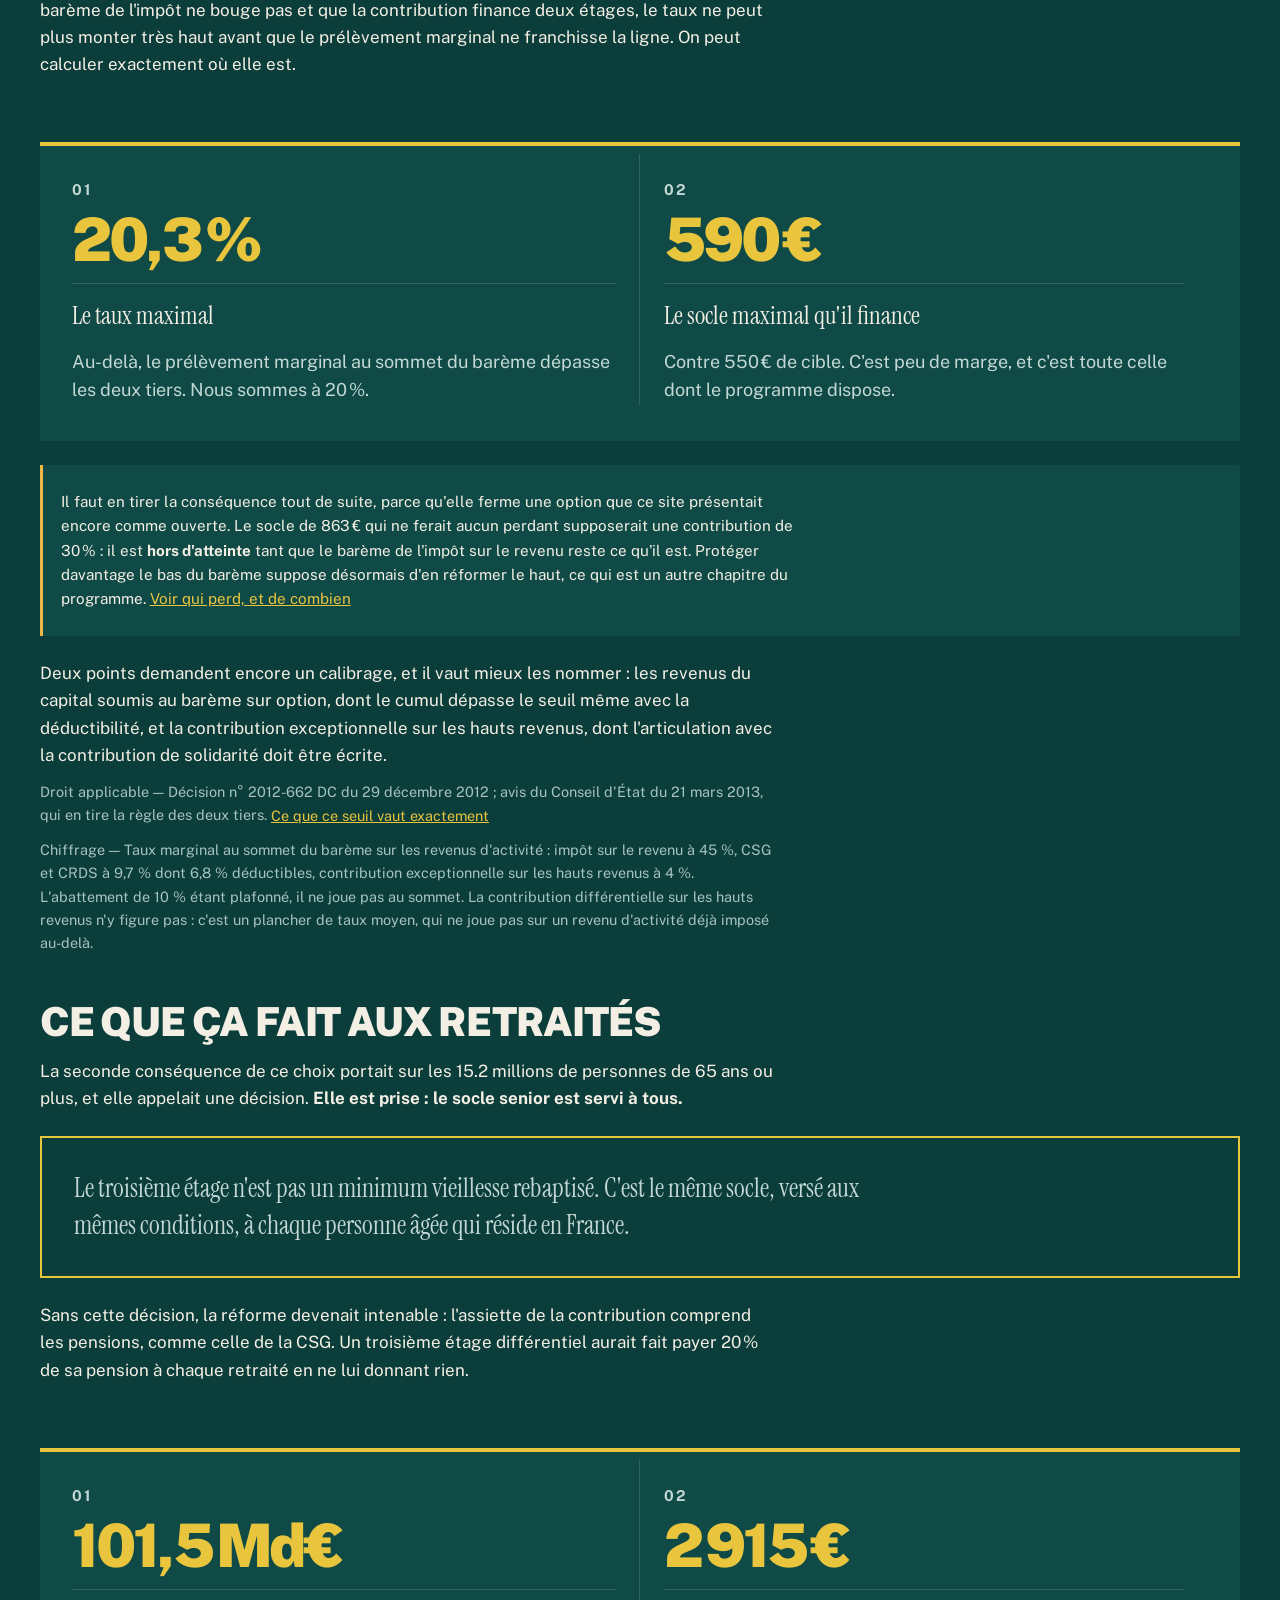
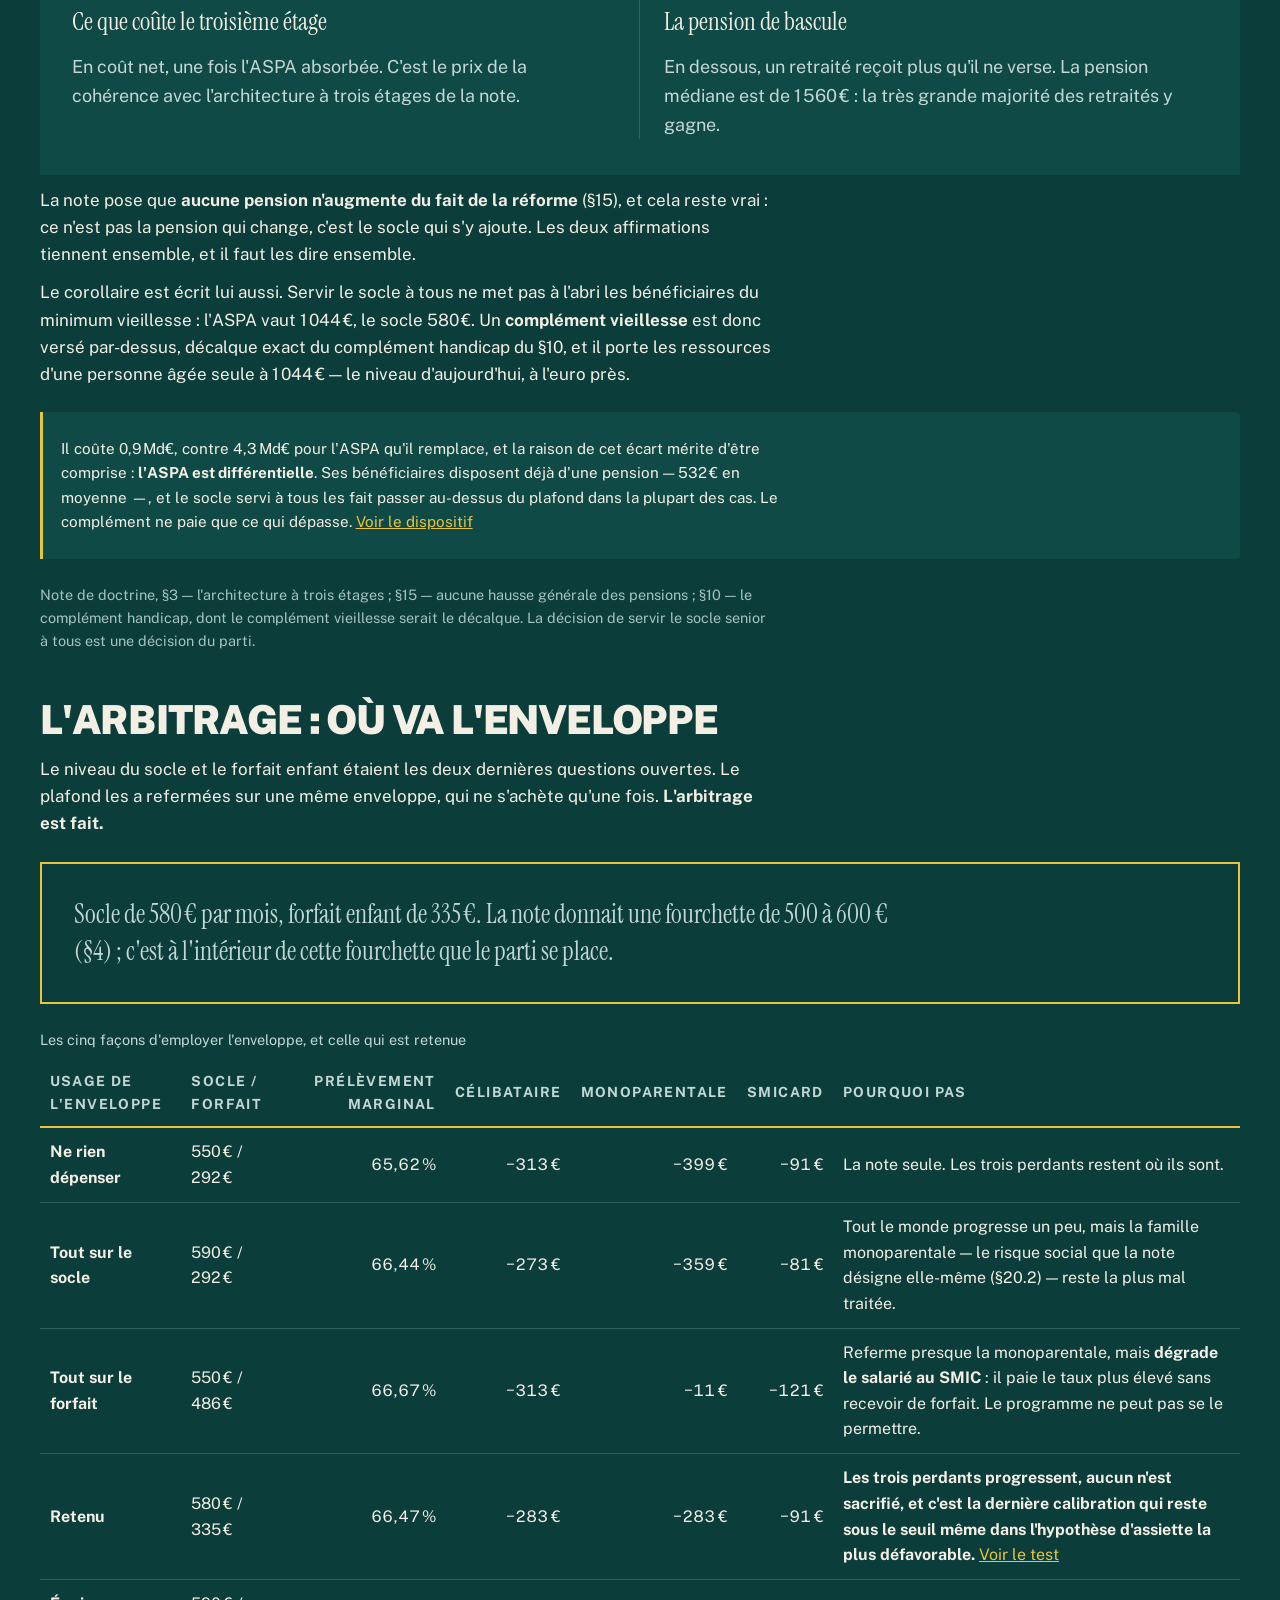
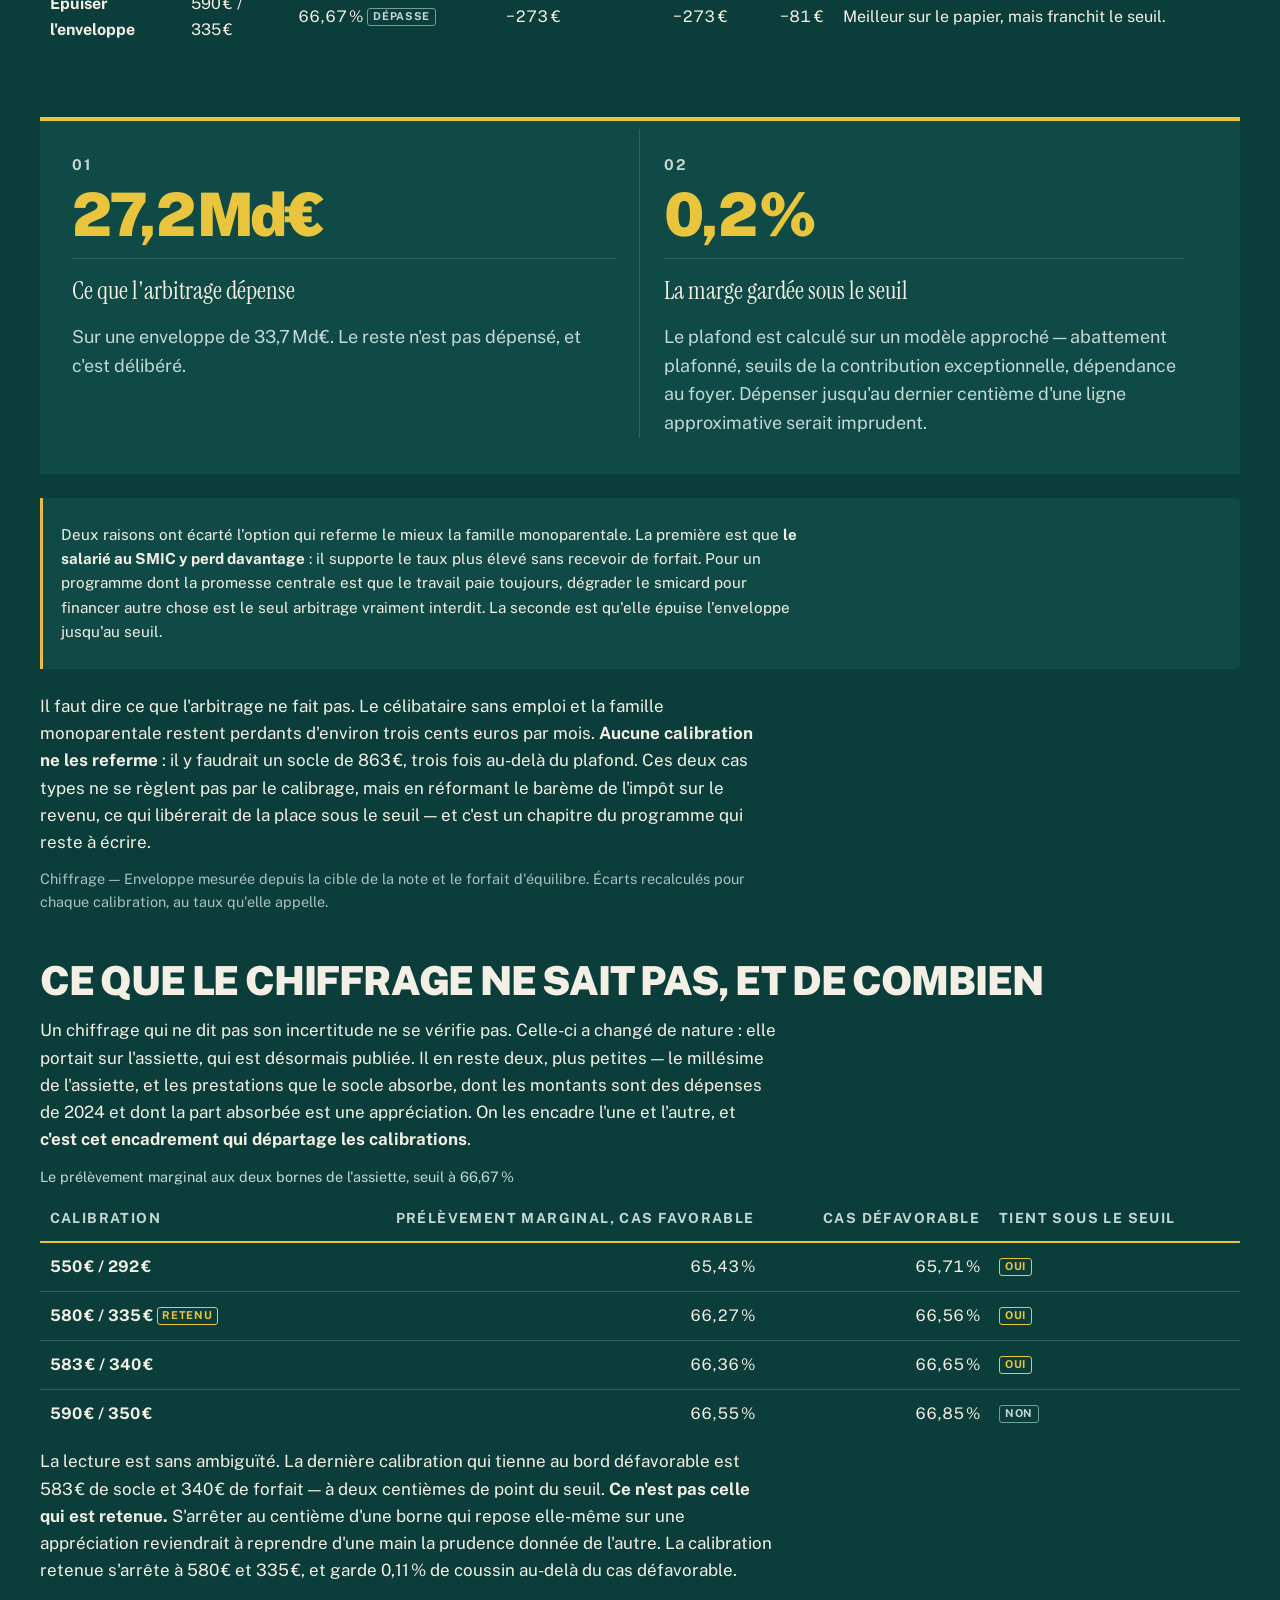
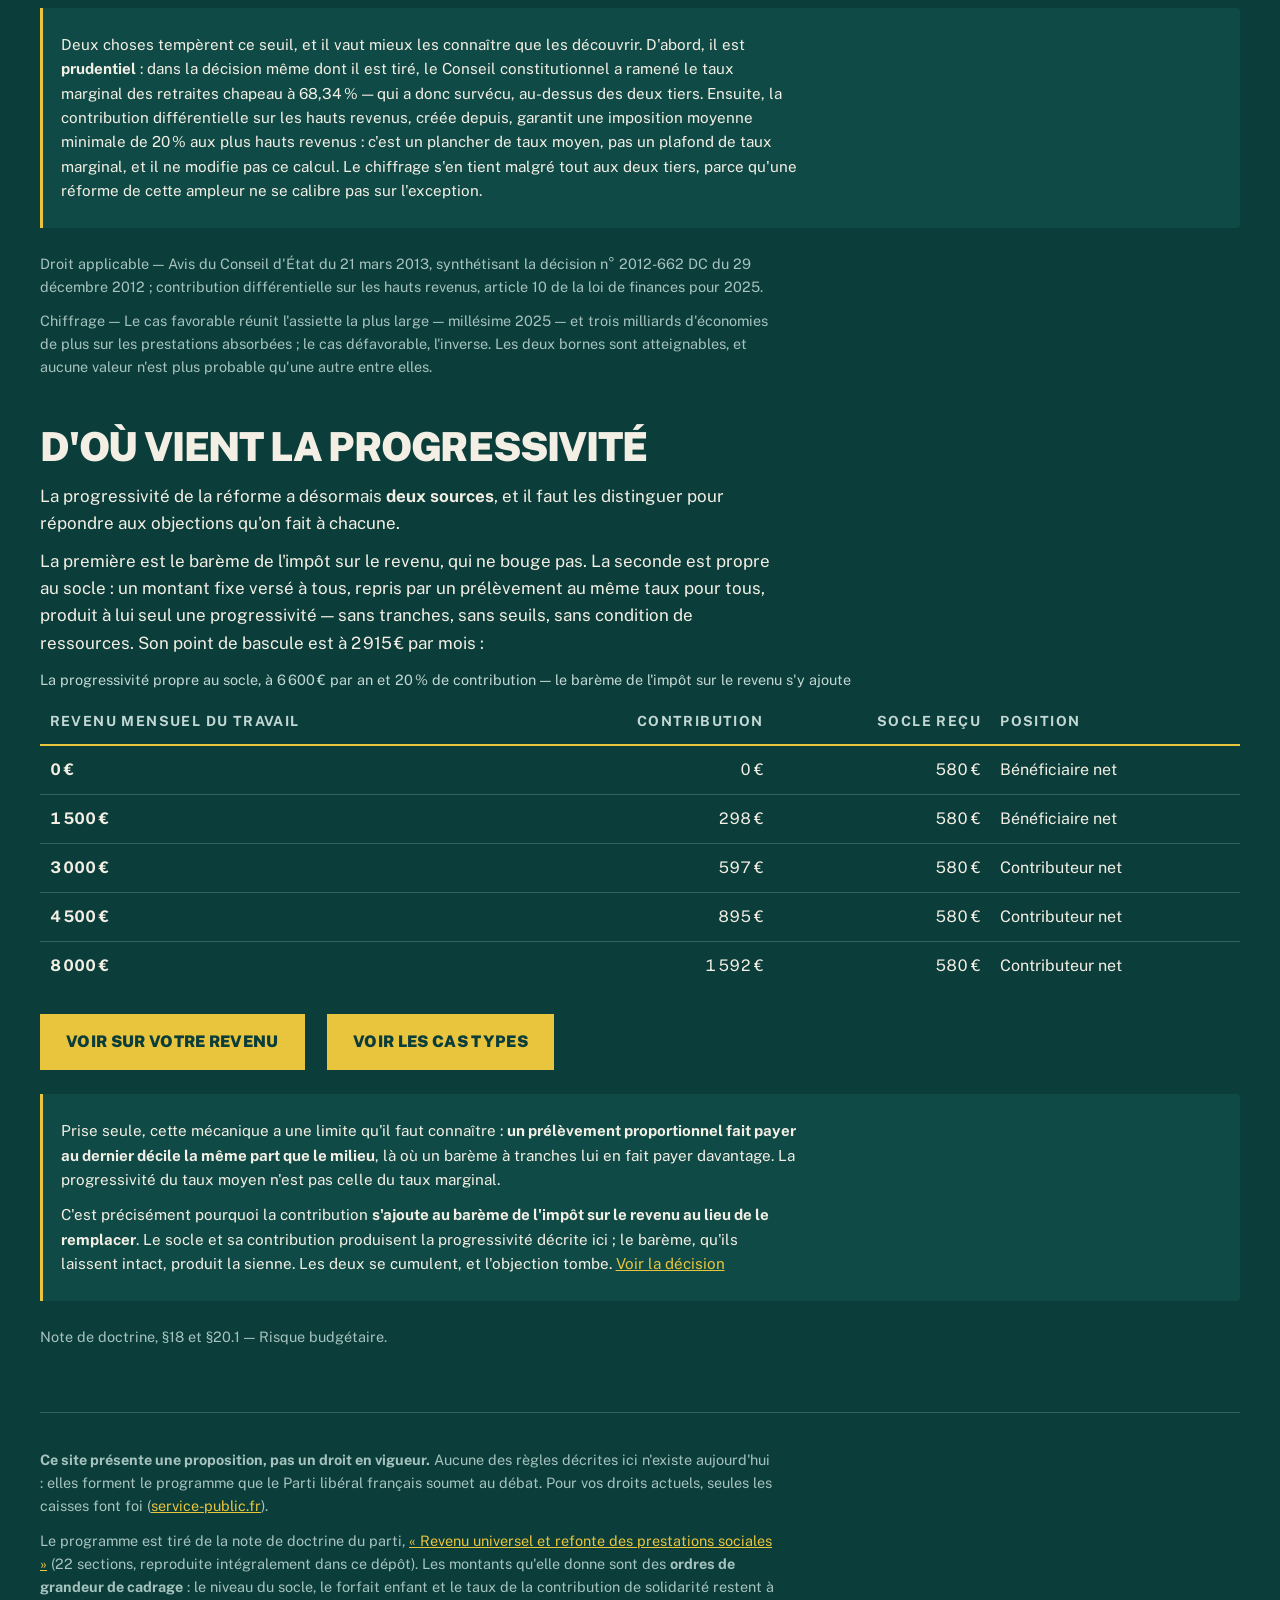
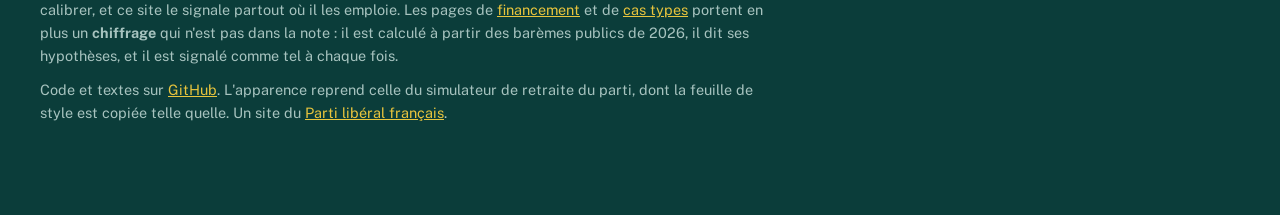
<file: financement.html>
<!doctype html>
<html lang="fr">
<head>
<meta charset="utf-8">
<meta name="viewport" content="width=device-width, initial-scale=1">
<!-- Le vert profond de l'affiche : sur un téléphone, la barre du navigateur le
     reprend, et la page commence où elle commence. -->
<meta name="theme-color" content="#0b3d3a">
<title>Financement — Revenu universel — refonte des prestations sociales</title>
<meta name="description" content="Le coût net du revenu universel : 351,5 Md€ une fois les prestations absorbées, soit une contribution de 20 % et un point de bascule à 2 915 € par mois.">
<link rel="icon" href="moteur/icone.svg" type="image/svg+xml">
<link rel="apple-touch-icon" href="moteur/icone.svg">
<!-- La feuille de style est celle du simulateur de retraite du parti, copiée
     telle quelle : les deux sites sont une seule affiche. -->
<link rel="stylesheet" href="moteur/style.css">
</head>
<body>
<a class="evitement" href="#contenu">Aller au contenu</a>
<header class="bandeau"><div class="interieur">
  <p class="nom"><a href="index.html"><svg class="icone" viewBox="0 0 24 24" fill="none" stroke="currentColor" stroke-width="2" stroke-linecap="round" stroke-linejoin="round" aria-hidden="true" focusable="false"><path d="M16 21v-2a4 4 0 0 0-4-4H6a4 4 0 0 0-4 4v2" /><circle cx="9" cy="7" r="4" /><path d="M22 21v-2a4 4 0 0 0-3-3.87" /><path d="M16 3.13a4 4 0 0 1 0 7.75" /></svg><span>Revenu universel</span></a></p>
  <nav aria-label="Navigation principale"><span class="groupe"><span class="etiquette">La promesse</span><span class="liens"><a href="index.html">Programme</a></span></span><span class="groupe"><span class="etiquette">Ce que ça change</span><span class="liens"><a href="revenu-universel.html">Socle</a><a href="simulateur.html">Calculer</a><a href="cas-types.html">Cas types</a><a href="jeunes.html">Jeunes</a><a href="familles.html">Familles</a><a href="protections.html">Protections</a></span></span><span class="groupe"><span class="etiquette">Les règles</span><span class="liens"><a href="nouveaux-residents.html">Résidents</a><a href="financement.html" aria-current="page">Financement</a><a href="calendrier.html">Calendrier</a></span></span><span class="groupe"><span class="etiquette">Comprendre</span><span class="liens"><a href="questions.html">Questions</a></span></span></nav>
</div></header>
<main id="contenu">
<div class="affiche"><p class="surtitre">Financement</p><h1>Le coût net, et<br>ce qu'il suppose</h1><p class="chapeau">384,2 Md€ de coût brut, 351,5 Md€ de coût net, 20 % de contribution et un point de bascule à 2 915 € par mois. Le calcul est ci-dessous, ligne à ligne.</p></div>
<div class="fiches reperes"><div class="fiche"><div class="valeur">384,2 Md€</div><div class="etiquette">Coût brut du socle adulte</div><div class="precision">580 € par mois pour environ 40 millions de personnes de 18 à 64 ans.</div></div><div class="fiche"><div class="valeur">351,5 Md€</div><div class="etiquette">Coût net, une fois les prestations absorbées</div><div class="precision">C'est ce chiffre-là qu'il faut financer, et lui seul.</div></div><div class="fiche"><div class="valeur">20 %</div><div class="etiquette">Contribution de solidarité correspondante</div><div class="precision">Sur une assiette large, de l'ordre de celle de la CSG.</div></div></div>
<nav class="plan" aria-label="Dans cette page"><p class="etiquette">Dans cette page</p><ol><li><a href="#net">Du coût brut au coût net</a></li><li><a href="#taux">Le taux, et le point de bascule</a></li><li><a href="#arbitrage">Ce que coûte chaque niveau de socle</a></li><li><a href="#trous">Comment le forfait enfant est calibré</a></li><li><a href="#exclus">Ce que ce bouclage refuse de compter</a></li><li><a href="#contribution">La contribution de solidarité</a></li><li><a href="#ajout">La contribution s&#x27;ajoute à l&#x27;impôt</a></li><li><a href="#marginal">Ce que ça fait au sommet du barème</a></li><li><a href="#retraites">Ce que ça fait aux retraités</a></li><li><a href="#enveloppe">L&#x27;arbitrage : où va l&#x27;enveloppe</a></li><li><a href="#robustesse">Ce que le chiffrage ne sait pas, et de combien</a></li><li><a href="#progressivite">D&#x27;où vient la progressivité</a></li></ol></nav>
<section id="net"><h2>Du coût brut au coût net</h2><p>La note pose une règle de présentation et n'en tire pas les conséquences : le revenu universel doit être présenté <strong>en coût net, jamais seulement en coût brut</strong>. Voici donc le coût net. Il est calculé à partir des dépenses publiques constatées, et chaque ligne porte sa source.</p><div class="defilant" tabindex="0" role="region" aria-label="Du coût brut au coût net du socle adulte"><table><caption><span>Du coût brut au coût net du socle adulte</span></caption><thead><tr><th class="texte long" scope="col">Poste</th><th class="nombre" scope="col">Montant annuel</th><th class="texte long" scope="col">Ce que c&#x27;est</th></tr></thead><tbody><tr><th class="texte long" scope="row"><strong>Socle adulte</strong> — 580 € × 12 × 40 millions</th><td class="nombre"><strong>278,4 Md€</strong></td><td class="texte long">Les 18-64 ans, selon l'hypothèse de population de la note (§4).</td></tr><tr><th class="texte long" scope="row"><strong>Socle senior</strong> — 580 € × 12 × 15.2 millions</th><td class="nombre"><strong>105,8 Md€</strong></td><td class="texte long">Le troisième étage, servi à tous. La note le pose (§3) sans le chiffrer. <a href="#retraites">Voir la décision</a></td></tr><tr><th class="texte long" scope="row"><strong>Coût brut total</strong></th><td class="nombre"><strong>384,2 Md€</strong></td><td class="texte long"></td></tr><tr><th class="texte long" scope="row">RSA</th><td class="nombre">− 12 Md€</td><td class="texte long">Le socle le remplace intégralement (note, §6).</td></tr><tr><th class="texte long" scope="row">Prime d'activité</th><td class="nombre">− 10,7 Md€</td><td class="texte long">Remplacée par le cumul du socle et du revenu du travail (note, §6).</td></tr><tr><th class="texte long" scope="row">Aides au logement absorbées</th><td class="nombre">− 12 Md€</td><td class="texte long">Sur environ 17 Md€ au total : le reste couvre les ménages pour lesquels la note maintient un ciblage (note, §12).</td></tr><tr><th class="texte long" scope="row">Aides jeunes et bourses recentrées</th><td class="nombre">− 2 Md€</td><td class="texte long">Les bourses de vie courante, les aides jeunes locales et nationales que le socle rend redondantes (note, §13).</td></tr><tr><th class="texte long" scope="row">ASPA</th><td class="nombre">− 4,3 Md€</td><td class="texte long">Absorbée par le socle senior (note, §15).</td></tr><tr><th class="texte long" scope="row">Complément vieillesse</th><td class="nombre">+ 0,9 Md€</td><td class="texte long">Le plancher qui porte les ressources d'une personne âgée seule à 1 044 €. <a href="protections.html#complement-vieillesse">Voir</a></td></tr><tr><th class="texte long" scope="row"><strong>Coût net à financer</strong></th><td class="nombre"><strong>351,5 Md€</strong></td><td class="texte long">Le seul chiffre qui commande le reste.</td></tr></tbody></table></div><div class="note"><p><strong>Les prestations familiales n'apparaissent pas dans ce tableau, et c'est volontaire.</strong> La note ne les supprime pas : elle les remplace par le crédit familial (§8). Une prestation remplacée n'est pas une économie — elle finance le dispositif qui la remplace. Les inscrire ici ferait apparaître 50,8 Md€ de recettes qui n'existent pas, et ce serait la première chose qu'un contradicteur démonterait.</p></div><p class="discret">Chiffrage — Dépenses constatées : CNAF, comptes 2024 ; prime d'activité, PLF 2024. Coût brut calculé sur l'hypothèse de population de la note elle-même (§4).</p></section><section id="taux"><h2>Le taux, et le point de bascule</h2><p>Financer 351,5 Md€ suppose une assiette. La seule assiette large déjà en place est celle de la CSG, et il n'y a pas à l'estimer : le rapport à la Commission des comptes de la Sécurité sociale la publie, sous le nom de <strong>valeur de point</strong> — pour chaque assiette, le rapport du rendement au taux, c'est-à-dire l'assiette au centième près.</p><div class="defilant" tabindex="0" role="region" aria-label="L&#x27;assiette de la contribution, exercice 2026"><table><caption><span>L&#x27;assiette de la contribution, exercice 2026</span></caption><thead><tr><th class="texte" scope="col">Assiette</th><th class="nombre" scope="col">Valeur d&#x27;un point de CSG</th><th class="nombre" scope="col">Assiette correspondante</th></tr></thead><tbody><tr><th class="texte" scope="row">Activité</th><td class="nombre">11 710 M€</td><td class="nombre">1 171 Md€</td></tr><tr><th class="texte" scope="row">Remplacement</th><td class="nombre">4 020 M€</td><td class="nombre">402 Md€</td></tr><tr><th class="texte" scope="row">Capital</th><td class="nombre">1 940 M€</td><td class="nombre">194 Md€</td></tr><tr><th class="texte" scope="row"><strong>Total retenu</strong></th><td class="nombre"></td><td class="nombre"><strong>1 767 Md€</strong></td></tr></tbody></table></div><div class="note"><p>Les jeux sont écartés : leur assiette est la mise, pas un revenu, et un socle financé par un prélèvement sur les revenus n'a pas à s'y adosser. Le millésime retenu est celui de 2026, le plus étroit : la réforme de l'assiette sociale des travailleurs indépendants y a transféré 17 Md€ de la CSG vers les cotisations. Retenir 2025 donnerait 1 784 Md€ et un taux plus bas — le chiffrage prend la version qui lui est défavorable.</p></div><div class="defilant" tabindex="0" role="region" aria-label="Le taux de la contribution, pour un socle de 580 € par mois"><table><caption><span>Le taux de la contribution, pour un socle de 580 € par mois</span></caption><thead><tr><th class="nombre" scope="col">Ce qu&#x27;il faut financer</th><th class="nombre" scope="col">Assiette</th><th class="nombre" scope="col">Contribution de solidarité</th></tr></thead><tbody><tr><th class="nombre" scope="row">351,5 Md€</th><td class="nombre">1 767 Md€</td><td class="nombre"><strong>20 %</strong></td></tr></tbody></table></div><p>Ce taux est un chiffre lourd, et il vaut mieux l'écrire soi-même que se le faire écrire. Il a une contrepartie, que le site ne disait nulle part — <strong>le point de bascule</strong> : le revenu à partir duquel la contribution dépasse le socle reçu.</p><section class="engagements" aria-label="Les chiffres du programme"><div class="grille"><div class="engagement"><div class="rang" aria-hidden="true">01</div><div class="chiffre">20 %</div><div class="promesse">La contribution de solidarité</div><div class="detail">Un taux unique, sur une assiette large, pour financer le socle.</div></div><div class="engagement"><div class="rang" aria-hidden="true">02</div><div class="chiffre">2 915 €</div><div class="promesse">Le point de bascule</div><div class="detail">En dessous de ce revenu mensuel, on reçoit plus qu'on ne verse. C'est le cas de l'écrasante majorité des actifs.</div></div></div></section><p class="discret">Chiffrage — Rapport à la Commission des comptes de la Sécurité sociale, mai 2026 : valeur de point de la CSG par assiette, exercice 2026 prévisionnel. Le taux de la contribution est le rapport du coût net à leur somme.</p></section><section id="arbitrage"><h2>Ce que coûte chaque niveau de socle</h2><p>Le taux ci-dessus dépend entièrement du niveau du socle, et c'est là qu'est l'arbitrage réel du programme. Le voici en entier, y compris la calibration que la note n'envisage pas : celle qui ne fait <em>aucun</em> perdant.</p><div class="defilant" tabindex="0" role="region" aria-label="Ce que coûte chaque niveau de socle"><table><caption><span>Ce que coûte chaque niveau de socle</span></caption><thead><tr><th class="texte" scope="col">Socle adulte</th><th class="nombre" scope="col">Coût net</th><th class="nombre" scope="col">Contribution</th><th class="nombre" scope="col">Point de bascule</th><th class="texte long" scope="col">Ce que ça fait</th></tr></thead><tbody><tr><th class="texte" scope="row">500 € / mois</th><td class="nombre">298,9 Md€</td><td class="nombre">17 %</td><td class="nombre">2 956 € / mois</td><td class="texte long">Première marche de la transition (note, §20.1).</td></tr><tr><th class="texte" scope="row">550 € / mois</th><td class="nombre">331,8 Md€</td><td class="nombre">19 %</td><td class="nombre">2 929 € / mois</td><td class="texte long">Cible de régime stabilisé (note, §4).</td></tr><tr><th class="texte" scope="row">580 € / mois</th><td class="nombre">351,5 Md€</td><td class="nombre">20 %</td><td class="nombre">2 915 € / mois</td><td class="texte long"><strong>La calibration retenue</strong> : ce que l'enveloppe permet en gardant une marge sous le plafond. <a href="#enveloppe">Voir l'arbitrage</a></td></tr><tr><th class="texte" scope="row">590 € / mois</th><td class="nombre">358,1 Md€</td><td class="nombre">20 %</td><td class="nombre">2 911 € / mois</td><td class="texte long"><strong>Le plafond</strong> : au-delà, le prélèvement marginal au sommet du barème franchit le seuil des deux tiers. <a href="#marginal">Voir le calcul</a></td></tr><tr><th class="texte" scope="row">863 € / mois</th><td class="nombre">538,3 Md€</td><td class="nombre">30 %</td><td class="nombre">2 833 € / mois</td><td class="texte long">Le socle auquel plus personne ne perd — mais il est <strong>hors d'atteinte</strong> : sa contribution est largement au-dessus du plafond ci-dessus.</td></tr></tbody></table></div><div class="note vigilance"><p>Un socle de 550 € laisse le célibataire sans emploi perdre 283 € par mois, et le socle qui ne ferait aucun perdant est de 863 €. Mais cette option est fermée : à 863 €, la contribution dépasse de loin le taux qui fait franchir au prélèvement marginal le seuil des deux tiers. Le plafond réel est de 590 € par mois, pour une contribution de 20 % — contre 19 % à la cible de 550 €. Entre les deux, la marge est mince, et elle est tout ce dont le programme dispose.</p></div><p class="discret">Chiffrage — Le socle de neutralité n'est pas choisi : il est calculé comme la somme du RSA, forfait logement déduit, et de l'aide au logement d'un foyer sans ressources, au barème 2026.</p></section><section id="trous"><h2>Comment le forfait enfant est calibré</h2><p>La note laissait trois montants ouverts. <strong>Les trois sont désormais écrits</strong> : la contribution <a href="#ajout">s'ajoute à l'impôt sur le revenu</a>, le socle senior <a href="#retraites">est servi à tous</a>, et le forfait enfant est fixé à 335 € par <a href="#enveloppe">l'arbitrage sur l'enveloppe</a>. Ce qui suit montre comment le dernier a été calibré, et ce que d'autres niveaux auraient produit.</p><details class="section" id="forfait-enfant"><summary><svg class="icone" viewBox="0 0 24 24" fill="none" stroke="currentColor" stroke-width="2" stroke-linecap="round" stroke-linejoin="round" aria-hidden="true" focusable="false"><path d="m6 9 6 6 6-6" /></svg><span>Le forfait enfant — le montant qui décide du sort des monoparentales</span></summary><div class="dedans"><p>Le crédit familial remplace 50,8 Md€ de prestations familiales et de quotient familial. Son forfait n'est pas chiffré par la note. Or c'est lui qui décide si la famille monoparentale perd, et de combien.</p><div class="defilant" tabindex="0" role="region" aria-label="Ce que coûte chaque niveau de forfait enfant"><table><caption><span>Ce que coûte chaque niveau de forfait enfant</span></caption><thead><tr><th class="texte" scope="col">Forfait enfant</th><th class="nombre" scope="col">Ce qu&#x27;il coûte</th><th class="nombre" scope="col">Écart avec ce qu&#x27;il remplace</th><th class="texte long" scope="col">Ce qu&#x27;il fait au cas type monoparental</th></tr></thead><tbody><tr><th class="texte" scope="row">200 € / mois</th><td class="nombre">34,8 Md€</td><td class="nombre">− 16 Md€</td><td class="texte long">Perd 553 € par mois, soit 36 % de son revenu disponible.</td></tr><tr><th class="texte" scope="row">292 € / mois</th><td class="nombre">50,8 Md€</td><td class="nombre">+ 0 Md€</td><td class="texte long">Perd 369 € par mois, soit 24 % de son revenu disponible.</td></tr><tr><th class="texte" scope="row">335 € / mois</th><td class="nombre">58,3 Md€</td><td class="nombre">+ 7,5 Md€</td><td class="texte long">Perd 283 € par mois, soit 18 % de son revenu disponible.</td></tr><tr><th class="texte" scope="row">500 € / mois</th><td class="nombre">87 Md€</td><td class="nombre">+ 36,2 Md€</td><td class="texte long">Neutre, ou gagnante de 47 € par mois.</td></tr></tbody></table></div><p>La lecture est sans échappatoire : le forfait qui équilibre le bloc familial est de 292 € et ne dépense rien de plus ; celui qui rendrait la famille monoparentale strictement neutre est au-dessus du plafond. L'arbitrage retient 335 €, ce qui porte cette famille à −283 € par mois contre −399 € sans lui. Le reste de l'enveloppe va au socle : <a href="#enveloppe">voir pourquoi</a>.</p></div></details><p class="discret">Chiffrage — Montants remplacés par le crédit familial : CNAF et dépenses fiscales.</p></section><section id="exclus"><h2>Ce que ce bouclage refuse de compter</h2><p>Un bouclage se juge autant à ce qu'il refuse de compter qu'à ce qu'il compte. Trois postes que la note range parmi ses sources de financement (§18) sont écartés ici, et il vaut mieux dire pourquoi que de se le faire demander.</p><div class="points"><div class="point"><h3>Les effets de retour sur l&#x27;emploi</h3><p>Tout programme en annonce, aucun n'est vérifiable avant d'avoir gouverné. Les compter ici reviendrait à financer une dépense certaine par une recette hypothétique, et à affaiblir les quatre lignes qui, elles, tiennent.</p></div><div class="point"><h3>Les économies administratives</h3><p>Elles sont réelles, mais d'un ordre de grandeur sans rapport avec le coût du socle : quelques milliards contre plus de deux cents.</p></div><div class="point"><h3>La fin du non-recours</h3><p>Elle COÛTE de l'argent, elle n'en rapporte pas. Un tiers des foyers éligibles au RSA ne le demandent pas ; les servir tous est précisément ce que l'automaticité promet, et c'est une dépense assumée, pas une recette. La note la range parmi ses sources de financement : c'est une erreur de raisonnement, et elle est corrigée ici.</p></div></div><div class="note vigilance"><p>Le troisième mérite qu'on s'y arrête, parce que c'est une erreur de raisonnement et non un désaccord d'hypothèse. La note inscrit « l'effet inverse du non-recours » parmi ses recettes. Servir enfin tous ceux qui ont droit est une <strong>dépense supplémentaire</strong>, et c'est l'une des promesses du programme : l'automaticité n'a d'intérêt que si elle coûte ce que le non-recours économisait. Le coût net ci-dessus l'intègre déjà, puisque le socle est versé à tous par construction.</p></div><p class="discret">Note de doctrine, §18 — les postes écartés y figurent ; le motif de leur exclusion est propre à ce chiffrage.</p></section><section id="contribution"><h2>La contribution de solidarité</h2><p>Une <strong>contribution de solidarité</strong> clairement identifiée est créée, distincte des cotisations contributives. Elle finance le revenu universel et les prestations non contributives maintenues. La fiche de paie et le revenu s'organisent alors autour de trois niveaux, qui répondent à trois questions différentes.</p><div class="defilant" tabindex="0" role="region" aria-label="Les trois niveaux de la fiche de paie"><table><caption><span>Les trois niveaux de la fiche de paie</span></caption><thead><tr><th class="texte" scope="col">Niveau</th><th class="long" scope="col">Signification</th></tr></thead><tbody><tr><th class="texte" scope="row">Brut complet</th><td class="long">Le coût total du travail</td></tr><tr><th class="texte" scope="row">Net contributif</th><td class="long">Le revenu après les cotisations qui ouvrent des droits</td></tr><tr><th class="texte" scope="row">Net après solidarité</th><td class="long">Le revenu après la contribution qui finance le socle</td></tr></tbody></table></div><p>Cette architecture sépare enfin ce qui relève de l'assurance, ce qui relève de la solidarité, et ce qui reste disponible. Au-delà de la contribution, la note cite d'autres leviers, qu'elle ne chiffre pas :</p><ul class="serree"><li>la fiscalité de consommation</li><li>la fiscalité foncière, notamment une <span class="mot"><span class="terme" role="button" tabindex="0" aria-expanded="false">Land Value Tax</span><span class="bulle" role="note" hidden>Impôt assis sur la valeur du terrain nu, indépendamment de ce qui est bâti dessus : il taxe la rente foncière sans décourager la construction.</span></span></li><li>des économies sur les dépenses sociales redondantes</li></ul><div class="note vigilance"><p>Ces leviers ne sont pas dans le bouclage ci-dessus, et c'est délibéré : <strong>tant qu'ils ne portent pas de montant et d'assiette, ils se lisent comme une menace plutôt que comme une recette.</strong> Une ligne « fiscalité foncière » sans chiffre devient, dans la bouche d'un adversaire, un impôt sur la maison de chacun. Le bouclage tient sans eux ; ils doivent être chiffrés avant d'être cités.</p></div><p class="discret">Note de doctrine, §18.</p></section><section id="ajout"><h2>La contribution s'ajoute à l'impôt</h2><p>La note crée une contribution de solidarité proportionnelle sans dire si elle remplace l'impôt sur le revenu ou si elle s'y ajoute. Les deux lectures sortent du même texte et ne décrivent pas le même programme. <strong>Le parti tranche : elle s'ajoute.</strong></p><div class="encadre"><p class="chapeau" style="margin:0">Le barème de l'impôt sur le revenu reste ce qu'il est. La contribution de solidarité vient au-dessus, au même taux pour tous, et finance le socle.</p></div><p>C'est la décision la plus lourde du programme, et elle ferme d'un coup l'objection la plus dangereuse qui lui était faite. Un prélèvement proportionnel qui <em>remplacerait</em> le barème ferait du socle le plus gros allègement d'impôt jamais consenti au dernier décile : un haut revenu, aujourd'hui imposé à 45 % sur sa dernière tranche, aurait payé 20 %. En s'ajoutant, la contribution laisse la progressivité du barème intacte et fait porter le financement du socle sur tous les revenus, dans l'ordre où le barème les classe déjà.</p><div class="points"><div class="point"><h3>Le bouclage ne change pas</h3><p>Les 351,5 Md€ de coût net et les 20 % de contribution étaient calculés sans compter l'impôt sur le revenu parmi les recettes. Ce choix les confirme : il ne déplace aucune ligne du tableau.</p></div><div class="point"><h3>Le premier décile est protégé</h3><p>C'était l'autre moitié de l'arbitrage. Un socle financé par un prélèvement qui remplace le barème se paie pour partie sur les prestations des plus modestes. Ici, non.</p></div><div class="point"><h3>La progressivité n&#x27;est plus une équivalence technique</h3><p>Le site n'a plus à soutenir qu'un taux unique produit la même progressivité qu'un barème. Le barème reste, et la contribution s'y ajoute : la question ne se pose plus.</p></div></div><p class="discret">Note de doctrine, §18 — la contribution y est « clairement identifiée, distincte des cotisations contributives » ; l'arbitrage entre remplacement et addition est une décision du parti.</p></section><section id="marginal"><h2>Ce que ça fait au sommet du barème</h2><p>Une addition se paie au sommet du barème, et le chiffre doit être posé avant qu'un contradicteur ne le pose. Voici les prélèvements qui se cumulent sur la dernière tranche des revenus d'activité.</p><div class="defilant" tabindex="0" role="region" aria-label="Le taux marginal au sommet du barème, revenus d&#x27;activité"><table><caption><span>Le taux marginal au sommet du barème, revenus d&#x27;activité</span></caption><thead><tr><th class="texte long" scope="col">Situation</th><th class="nombre" scope="col">Taux marginal au sommet</th><th class="texte" scope="col">Jugement</th></tr></thead><tbody><tr><th class="texte long" scope="row">Aujourd'hui</th><td class="nombre">55,5 %</td><td class="texte">—</td></tr><tr><th class="texte long" scope="row">Avec la contribution, <strong>non déductible</strong></th><td class="nombre">75,5 %</td><td class="texte"><span class="badge">au-dessus du seuil</span></td></tr><tr><th class="texte long" scope="row">Avec la contribution, <strong>déductible</strong></th><td class="nombre">66,5 %</td><td class="texte"><span class="badge proposition">sous le seuil</span></td></tr><tr><th class="texte long" scope="row"><em>Seuil au-delà duquel un prélèvement risque la censure</em></th><td class="nombre"><em>66,7 %</em></td><td class="texte">—</td></tr></tbody></table></div><p>Le Conseil constitutionnel a censuré, dans sa décision 2012-662 DC du 29 décembre 2012, des taux marginaux de 75 % qu'il a jugés confiscatoires au regard de l'égalité devant les charges publiques. Par un <strong>avis du 21 mars 2013</strong>, le Conseil d'État en a tiré une règle simple : <strong>deux tiers, quelle que soit la source du revenu</strong>, est le seuil au-delà duquel une mesure fiscale risque la censure. C'est la règle de travail des gouvernements depuis, et <a href="#robustesse">celle que ce chiffrage retient</a>.</p><div class="note vigilance"><p><strong>D'où une condition, et elle n'est pas négociable : la contribution de solidarité doit être déductible de l'assiette de l'impôt sur le revenu</strong>, comme l'est déjà la part déductible de la CSG. Sans cette déductibilité, le taux marginal atteint 75,5 % et passe au-dessus de la ligne ; avec elle, il s'établit à 66,5 % et reste en dessous. Une ligne de texte sépare une réforme constitutionnelle d'une réforme censurée.</p></div><p>Ce résultat n'est pas seulement rassurant : il est <strong>contraignant pour tout le reste du programme</strong>, et c'est la conséquence la moins visible des deux décisions prises. Puisque le barème de l'impôt ne bouge pas et que la contribution finance deux étages, le taux ne peut plus monter très haut avant que le prélèvement marginal ne franchisse la ligne. On peut calculer exactement où elle est.</p><section class="engagements" aria-label="Les chiffres du programme"><div class="grille"><div class="engagement"><div class="rang" aria-hidden="true">01</div><div class="chiffre">20,3 %</div><div class="promesse">Le taux maximal</div><div class="detail">Au-delà, le prélèvement marginal au sommet du barème dépasse les deux tiers. Nous sommes à 20 %.</div></div><div class="engagement"><div class="rang" aria-hidden="true">02</div><div class="chiffre">590 €</div><div class="promesse">Le socle maximal qu'il finance</div><div class="detail">Contre 550 € de cible. C'est peu de marge, et c'est toute celle dont le programme dispose.</div></div></div></section><div class="note vigilance"><p>Il faut en tirer la conséquence tout de suite, parce qu'elle ferme une option que ce site présentait encore comme ouverte. Le socle de 863 € qui ne ferait aucun perdant supposerait une contribution de 30 % : il est <strong>hors d'atteinte</strong> tant que le barème de l'impôt sur le revenu reste ce qu'il est. Protéger davantage le bas du barème suppose désormais d'en réformer le haut, ce qui est un autre chapitre du programme. <a href="cas-types.html">Voir qui perd, et de combien</a></p></div><p>Deux points demandent encore un calibrage, et il vaut mieux les nommer : les revenus du capital soumis au barème sur option, dont le cumul dépasse le seuil même avec la déductibilité, et la contribution exceptionnelle sur les hauts revenus, dont l'articulation avec la contribution de solidarité doit être écrite.</p><p class="discret">Droit applicable — Décision n° 2012-662 DC du 29 décembre 2012 ; avis du Conseil d'État du 21 mars 2013, qui en tire la règle des deux tiers. <a href="#robustesse">Ce que ce seuil vaut exactement</a></p><p class="discret">Chiffrage — Taux marginal au sommet du barème sur les revenus d'activité : impôt sur le revenu à 45 %, CSG et CRDS à 9,7 % dont 6,8 % déductibles, contribution exceptionnelle sur les hauts revenus à 4 %. L'abattement de 10 % étant plafonné, il ne joue pas au sommet. La contribution différentielle sur les hauts revenus n'y figure pas : c'est un plancher de taux moyen, qui ne joue pas sur un revenu d'activité déjà imposé au-delà.</p></section><section id="retraites"><h2>Ce que ça fait aux retraités</h2><p>La seconde conséquence de ce choix portait sur les 15.2 millions de personnes de 65 ans ou plus, et elle appelait une décision. <strong>Elle est prise : le socle senior est servi à tous.</strong></p><div class="encadre"><p class="chapeau" style="margin:0">Le troisième étage n'est pas un minimum vieillesse rebaptisé. C'est le même socle, versé aux mêmes conditions, à chaque personne âgée qui réside en France.</p></div><p>Sans cette décision, la réforme devenait intenable : l'assiette de la contribution comprend les pensions, comme celle de la CSG. Un troisième étage différentiel aurait fait payer 20 % de sa pension à chaque retraité en ne lui donnant rien.</p><section class="engagements" aria-label="Les chiffres du programme"><div class="grille"><div class="engagement"><div class="rang" aria-hidden="true">01</div><div class="chiffre">101,5 Md€</div><div class="promesse">Ce que coûte le troisième étage</div><div class="detail">En coût net, une fois l'ASPA absorbée. C'est le prix de la cohérence avec l'architecture à trois étages de la note.</div></div><div class="engagement"><div class="rang" aria-hidden="true">02</div><div class="chiffre">2 915 €</div><div class="promesse">La pension de bascule</div><div class="detail">En dessous, un retraité reçoit plus qu'il ne verse. La pension médiane est de 1 560 € : la très grande majorité des retraités y gagne.</div></div></div></section><p>La note pose que <strong>aucune pension n'augmente du fait de la réforme</strong> (§15), et cela reste vrai : ce n'est pas la pension qui change, c'est le socle qui s'y ajoute. Les deux affirmations tiennent ensemble, et il faut les dire ensemble.</p><p>Le corollaire est écrit lui aussi. Servir le socle à tous ne met pas à l'abri les bénéficiaires du minimum vieillesse : l'ASPA vaut 1 044 €, le socle 580 €. Un <strong>complément vieillesse</strong> est donc versé par-dessus, décalque exact du complément handicap du §10, et il porte les ressources d'une personne âgée seule à 1 044 € — le niveau d'aujourd'hui, à l'euro près.</p><div class="note"><p>Il coûte 0,9 Md€, contre 4,3 Md€ pour l'ASPA qu'il remplace, et la raison de cet écart mérite d'être comprise : <strong>l'ASPA est différentielle</strong>. Ses bénéficiaires disposent déjà d'une pension — 532 € en moyenne —, et le socle servi à tous les fait passer au-dessus du plafond dans la plupart des cas. Le complément ne paie que ce qui dépasse. <a href="protections.html#complement-vieillesse">Voir le dispositif</a></p></div><p class="discret">Note de doctrine, §3 — l'architecture à trois étages ; §15 — aucune hausse générale des pensions ; §10 — le complément handicap, dont le complément vieillesse serait le décalque. La décision de servir le socle senior à tous est une décision du parti.</p></section><section id="enveloppe"><h2>L'arbitrage : où va l'enveloppe</h2><p>Le niveau du socle et le forfait enfant étaient les deux dernières questions ouvertes. Le plafond les a refermées sur une même enveloppe, qui ne s'achète qu'une fois. <strong>L'arbitrage est fait.</strong></p><div class="encadre"><p class="chapeau" style="margin:0">Socle de 580 € par mois, forfait enfant de 335 €. La note donnait une fourchette de 500 à 600 € (§4) ; c'est à l'intérieur de cette fourchette que le parti se place.</p></div><div class="defilant" tabindex="0" role="region" aria-label="Les cinq façons d&#x27;employer l&#x27;enveloppe, et celle qui est retenue"><table><caption><span>Les cinq façons d&#x27;employer l&#x27;enveloppe, et celle qui est retenue</span></caption><thead><tr><th class="texte" scope="col">Usage de l&#x27;enveloppe</th><th class="texte" scope="col">Socle / forfait</th><th class="nombre" scope="col">Prélèvement marginal</th><th class="nombre" scope="col">Célibataire</th><th class="nombre" scope="col">Monoparentale</th><th class="nombre" scope="col">Smicard</th><th class="texte long" scope="col">Pourquoi pas</th></tr></thead><tbody><tr><th class="texte" scope="row">Ne rien dépenser</th><td class="texte">550 € / 292 €</td><td class="nombre">65,62 %</td><td class="nombre">−313 €</td><td class="nombre">−399 €</td><td class="nombre">−91 €</td><td class="texte long">La note seule. Les trois perdants restent où ils sont.</td></tr><tr><th class="texte" scope="row">Tout sur le socle</th><td class="texte">590 € / 292 €</td><td class="nombre">66,44 %</td><td class="nombre">−273 €</td><td class="nombre">−359 €</td><td class="nombre">−81 €</td><td class="texte long">Tout le monde progresse un peu, mais la famille monoparentale — le risque social que la note désigne elle-même (§20.2) — reste la plus mal traitée.</td></tr><tr><th class="texte" scope="row">Tout sur le forfait</th><td class="texte">550 € / 486 €</td><td class="nombre">66,67 %</td><td class="nombre">−313 €</td><td class="nombre">−11 €</td><td class="nombre">−121 €</td><td class="texte long">Referme presque la monoparentale, mais <strong>dégrade le salarié au SMIC</strong> : il paie le taux plus élevé sans recevoir de forfait. Le programme ne peut pas se le permettre.</td></tr><tr><th class="texte" scope="row"><strong>Retenu</strong></th><td class="texte">580 € / 335 €</td><td class="nombre">66,47 %</td><td class="nombre">−283 €</td><td class="nombre">−283 €</td><td class="nombre">−91 €</td><td class="texte long"><strong>Les trois perdants progressent, aucun n'est sacrifié, et c'est la dernière calibration qui reste sous le seuil même dans l'hypothèse d'assiette la plus défavorable.</strong> <a href="#robustesse">Voir le test</a></td></tr><tr><th class="texte" scope="row">Épuiser l'enveloppe</th><td class="texte">590 € / 335 €</td><td class="nombre">66,67 % <span class="badge">dépasse</span></td><td class="nombre">−273 €</td><td class="nombre">−273 €</td><td class="nombre">−81 €</td><td class="texte long">Meilleur sur le papier, mais franchit le seuil.</td></tr></tbody></table></div><section class="engagements" aria-label="Les chiffres du programme"><div class="grille"><div class="engagement"><div class="rang" aria-hidden="true">01</div><div class="chiffre">27,2 Md€</div><div class="promesse">Ce que l'arbitrage dépense</div><div class="detail">Sur une enveloppe de 33,7 Md€. Le reste n'est pas dépensé, et c'est délibéré.</div></div><div class="engagement"><div class="rang" aria-hidden="true">02</div><div class="chiffre">0,2 %</div><div class="promesse">La marge gardée sous le seuil</div><div class="detail">Le plafond est calculé sur un modèle approché — abattement plafonné, seuils de la contribution exceptionnelle, dépendance au foyer. Dépenser jusqu'au dernier centième d'une ligne approximative serait imprudent.</div></div></div></section><div class="note vigilance"><p>Deux raisons ont écarté l'option qui referme le mieux la famille monoparentale. La première est que <strong>le salarié au SMIC y perd davantage</strong> : il supporte le taux plus élevé sans recevoir de forfait. Pour un programme dont la promesse centrale est que le travail paie toujours, dégrader le smicard pour financer autre chose est le seul arbitrage vraiment interdit. La seconde est qu'elle épuise l'enveloppe jusqu'au seuil.</p></div><p>Il faut dire ce que l'arbitrage ne fait pas. Le célibataire sans emploi et la famille monoparentale restent perdants d'environ trois cents euros par mois. <strong>Aucune calibration ne les referme</strong> : il y faudrait un socle de 863 €, trois fois au-delà du plafond. Ces deux cas types ne se règlent pas par le calibrage, mais en réformant le barème de l'impôt sur le revenu, ce qui libérerait de la place sous le seuil — et c'est un chapitre du programme qui reste à écrire.</p><p class="discret">Chiffrage — Enveloppe mesurée depuis la cible de la note et le forfait d'équilibre. Écarts recalculés pour chaque calibration, au taux qu'elle appelle.</p></section><section id="robustesse"><h2>Ce que le chiffrage ne sait pas, et de combien</h2><p>Un chiffrage qui ne dit pas son incertitude ne se vérifie pas. Celle-ci a changé de nature : elle portait sur l'assiette, qui est désormais publiée. Il en reste deux, plus petites — le millésime de l'assiette, et les prestations que le socle absorbe, dont les montants sont des dépenses de 2024 et dont la part absorbée est une appréciation. On les encadre l'une et l'autre, et <strong>c'est cet encadrement qui départage les calibrations</strong>.</p><div class="defilant" tabindex="0" role="region" aria-label="Le prélèvement marginal aux deux bornes de l&#x27;assiette, seuil à 66,67 %"><table><caption><span>Le prélèvement marginal aux deux bornes de l&#x27;assiette, seuil à 66,67 %</span></caption><thead><tr><th class="texte" scope="col">Calibration</th><th class="nombre" scope="col">Prélèvement marginal, cas favorable</th><th class="nombre" scope="col">Cas défavorable</th><th class="texte" scope="col">Tient sous le seuil</th></tr></thead><tbody><tr><th class="texte" scope="row">550 € / 292 €</th><td class="nombre">65,43 %</td><td class="nombre">65,71 %</td><td class="texte"><span class="badge proposition">oui</span></td></tr><tr><th class="texte" scope="row">580 € / 335 € <span class="badge proposition">retenu</span></th><td class="nombre">66,27 %</td><td class="nombre">66,56 %</td><td class="texte"><span class="badge proposition">oui</span></td></tr><tr><th class="texte" scope="row">583 € / 340 €</th><td class="nombre">66,36 %</td><td class="nombre">66,65 %</td><td class="texte"><span class="badge proposition">oui</span></td></tr><tr><th class="texte" scope="row">590 € / 350 €</th><td class="nombre">66,55 %</td><td class="nombre">66,85 %</td><td class="texte"><span class="badge">non</span></td></tr></tbody></table></div><p>La lecture est sans ambiguïté. La dernière calibration qui tienne au bord défavorable est 583 € de socle et 340 € de forfait — à deux centièmes de point du seuil. <strong>Ce n'est pas celle qui est retenue.</strong> S'arrêter au centième d'une borne qui repose elle-même sur une appréciation reviendrait à reprendre d'une main la prudence donnée de l'autre. La calibration retenue s'arrête à 580 € et 335 €, et garde 0,11 % de coussin au-delà du cas défavorable.</p><div class="note"><p>Deux choses tempèrent ce seuil, et il vaut mieux les connaître que les découvrir. D'abord, il est <strong>prudentiel</strong> : dans la décision même dont il est tiré, le Conseil constitutionnel a ramené le taux marginal des retraites chapeau à 68,34 % — qui a donc survécu, au-dessus des deux tiers. Ensuite, la contribution différentielle sur les hauts revenus, créée depuis, garantit une imposition moyenne minimale de 20 % aux plus hauts revenus : c'est un plancher de taux moyen, pas un plafond de taux marginal, et il ne modifie pas ce calcul. Le chiffrage s'en tient malgré tout aux deux tiers, parce qu'une réforme de cette ampleur ne se calibre pas sur l'exception.</p></div><p class="discret">Droit applicable — Avis du Conseil d'État du 21 mars 2013, synthétisant la décision n° 2012-662 DC du 29 décembre 2012 ; contribution différentielle sur les hauts revenus, article 10 de la loi de finances pour 2025.</p><p class="discret">Chiffrage — Le cas favorable réunit l'assiette la plus large — millésime 2025 — et trois milliards d'économies de plus sur les prestations absorbées ; le cas défavorable, l'inverse. Les deux bornes sont atteignables, et aucune valeur n'est plus probable qu'une autre entre elles.</p></section><section id="progressivite"><h2>D'où vient la progressivité</h2><p>La progressivité de la réforme a désormais <strong>deux sources</strong>, et il faut les distinguer pour répondre aux objections qu'on fait à chacune.</p><p>La première est le barème de l'impôt sur le revenu, qui ne bouge pas. La seconde est propre au socle : un montant fixe versé à tous, repris par un prélèvement au même taux pour tous, produit à lui seul une progressivité — sans tranches, sans seuils, sans condition de ressources. Son point de bascule est à 2 915 € par mois :</p><div class="defilant" tabindex="0" role="region" aria-label="La progressivité propre au socle, à 6 600 € par an et 20 % de contribution — le barème de l&#x27;impôt sur le revenu s&#x27;y ajoute"><table><caption><span>La progressivité propre au socle, à 6 600 € par an et 20 % de contribution — le barème de l&#x27;impôt sur le revenu s&#x27;y ajoute</span></caption><thead><tr><th class="nombre" scope="col">Revenu mensuel du travail</th><th class="nombre" scope="col">Contribution</th><th class="nombre" scope="col">Socle reçu</th><th class="texte" scope="col">Position</th></tr></thead><tbody><tr><th class="nombre" scope="row">0 €</th><td class="nombre">0 €</td><td class="nombre">580 €</td><td class="texte">Bénéficiaire net</td></tr><tr><th class="nombre" scope="row">1 500 €</th><td class="nombre">298 €</td><td class="nombre">580 €</td><td class="texte">Bénéficiaire net</td></tr><tr><th class="nombre" scope="row">3 000 €</th><td class="nombre">597 €</td><td class="nombre">580 €</td><td class="texte">Contributeur net</td></tr><tr><th class="nombre" scope="row">4 500 €</th><td class="nombre">895 €</td><td class="nombre">580 €</td><td class="texte">Contributeur net</td></tr><tr><th class="nombre" scope="row">8 000 €</th><td class="nombre">1 592 €</td><td class="nombre">580 €</td><td class="texte">Contributeur net</td></tr></tbody></table></div><p class="actions"><a class="bouton" href="simulateur.html">Voir sur votre revenu</a> <a class="bouton" href="cas-types.html">Voir les cas types</a></p><div class="note"><p>Prise seule, cette mécanique a une limite qu'il faut connaître : <strong>un prélèvement proportionnel fait payer au dernier décile la même part que le milieu</strong>, là où un barème à tranches lui en fait payer davantage. La progressivité du taux moyen n'est pas celle du taux marginal.</p><p>C'est précisément pourquoi la contribution <strong>s'ajoute au barème de l'impôt sur le revenu au lieu de le remplacer</strong>. Le socle et sa contribution produisent la progressivité décrite ici ; le barème, qu'ils laissent intact, produit la sienne. Les deux se cumulent, et l'objection tombe. <a href="#ajout">Voir la décision</a></p></div><p class="discret">Note de doctrine, §18 et §20.1 — Risque budgétaire.</p></section>
</main>
<footer>
  <p><strong>Ce site présente une proposition, pas un droit en vigueur.</strong>
  Aucune des règles décrites ici n'existe aujourd'hui : elles forment le
  programme que le Parti libéral français soumet au débat. Pour vos droits
  actuels, seules les caisses font foi
  (<a href="https://www.service-public.fr/">service-public.fr</a>).</p>
  <p>Le programme est tiré de la note de doctrine du parti,
  <a href="documents/note-revenu-universel.pdf">« Revenu universel et refonte des prestations sociales »</a>
  (22 sections, reproduite intégralement dans ce dépôt). Les montants qu'elle
  donne sont des <strong>ordres de grandeur de cadrage</strong> : le niveau du
  socle, le forfait enfant et le taux de la contribution de solidarité restent à
  calibrer, et ce site le signale partout où il les emploie. Les pages de
  <a href="financement.html">financement</a> et de
  <a href="cas-types.html">cas types</a> portent en plus un
  <strong>chiffrage</strong> qui n'est pas dans la note : il est calculé à
  partir des barèmes publics de 2026, il dit ses hypothèses, et il est signalé
  comme tel à chaque fois.</p>
  <p>Code et textes sur <a href="https://github.com/g-pliberal/PrestationsSociales">GitHub</a>. L'apparence reprend celle du
  simulateur de retraite du parti, dont la feuille de style est copiée telle
  quelle. <span class="retour-site">Un site du
  <a href="https://partiliberalfrancais.fr/" target="_top">Parti libéral français</a>.</span></p>
</footer>
<script src="moteur/site.js" defer></script>
</body>
</html>
</file>
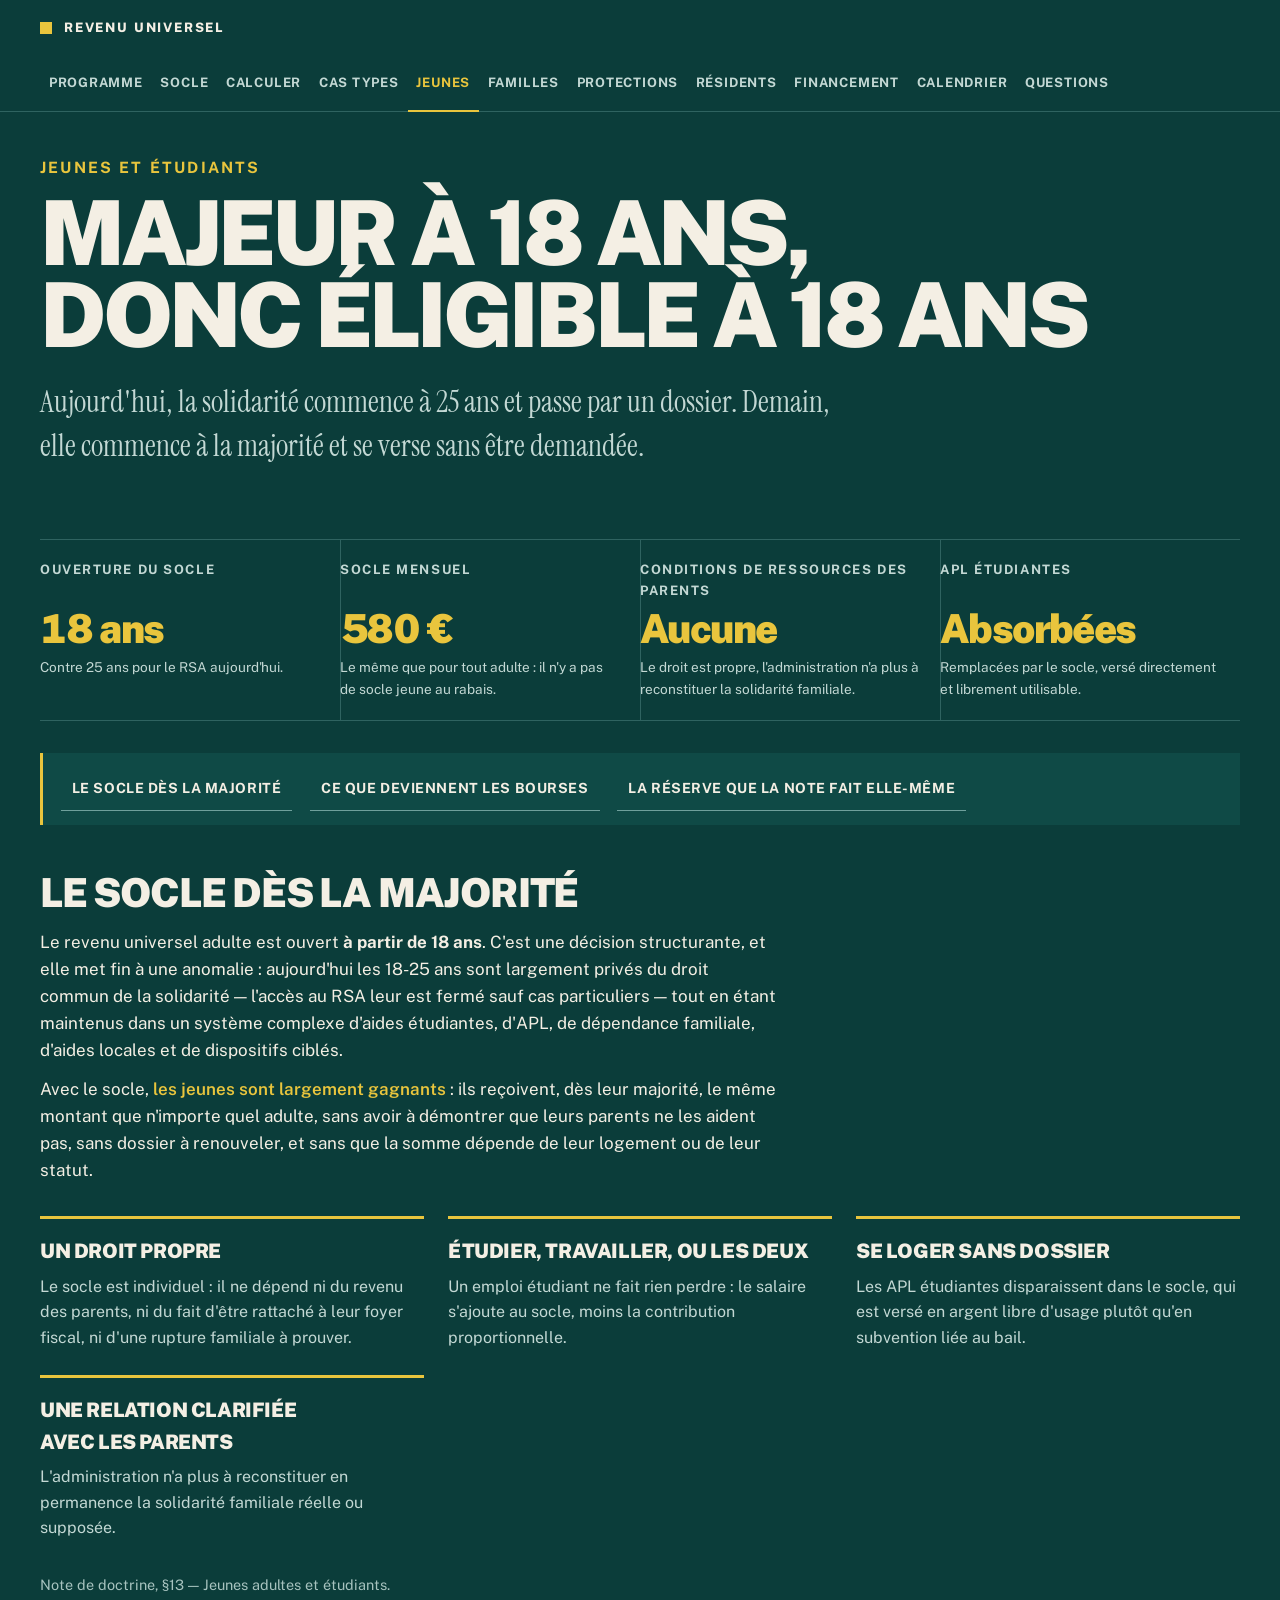
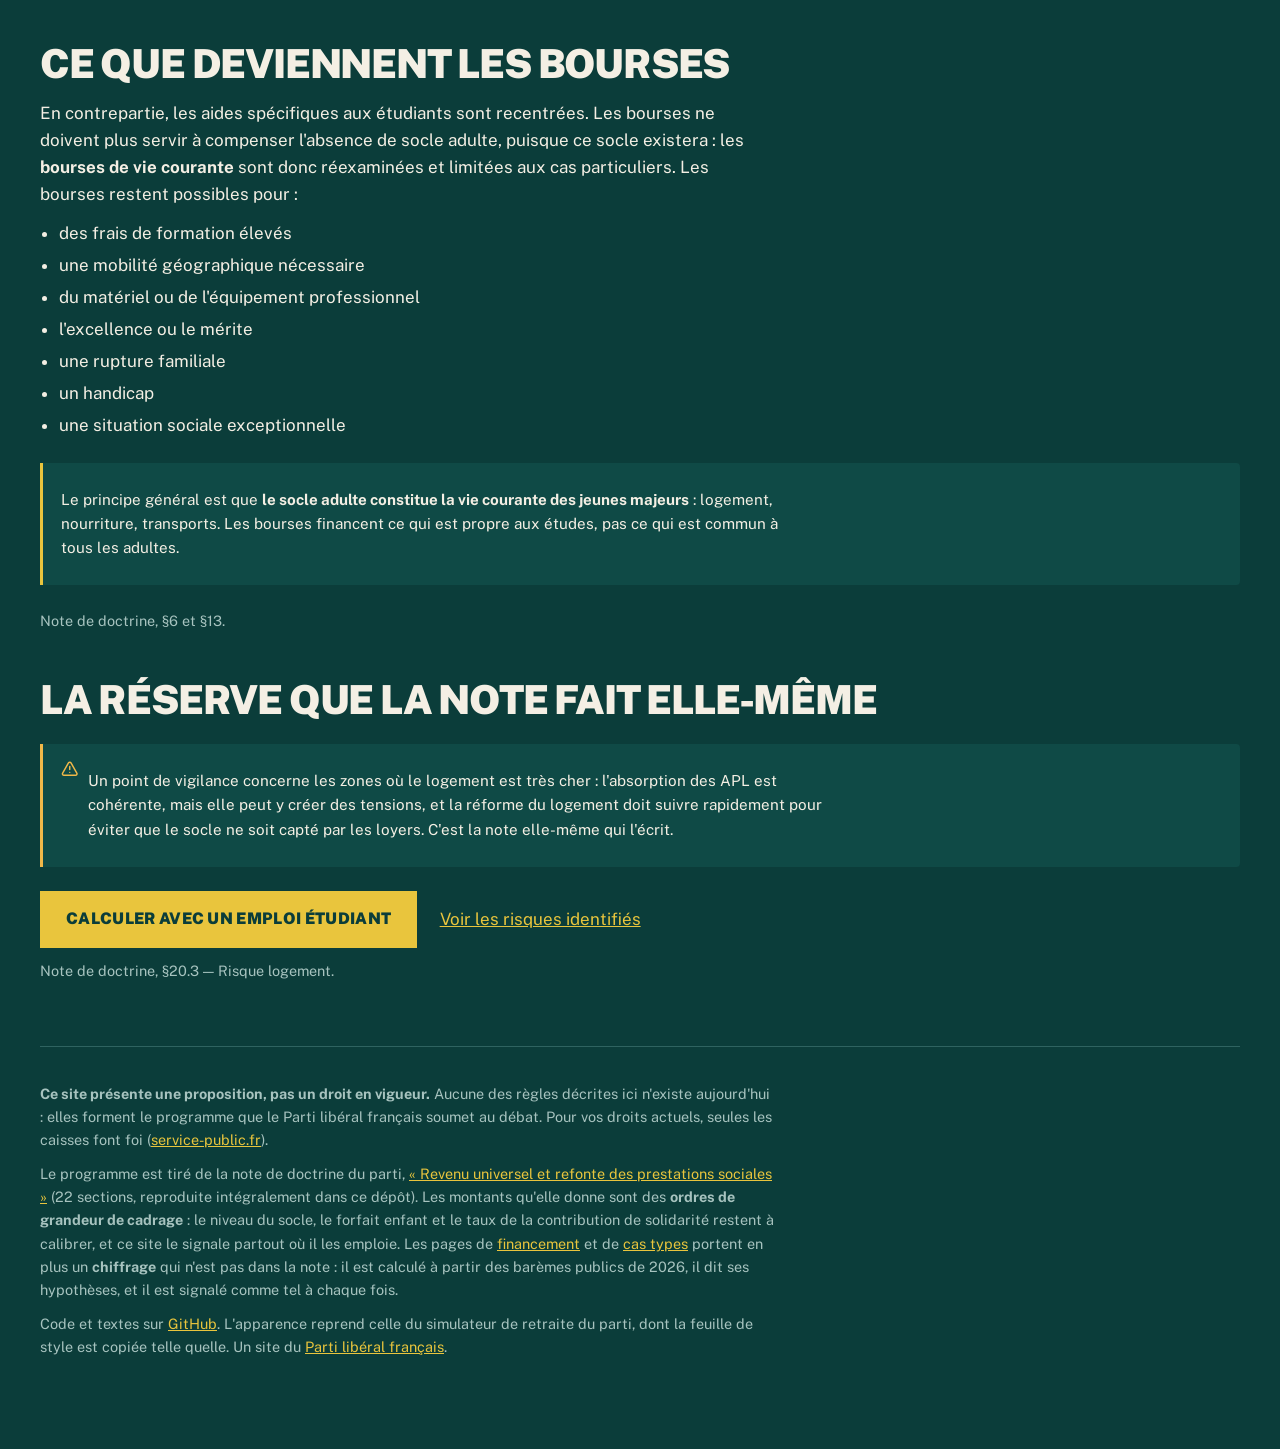
<file: jeunes.html>
<!doctype html>
<html lang="fr">
<head>
<meta charset="utf-8">
<meta name="viewport" content="width=device-width, initial-scale=1">
<!-- Le vert profond de l'affiche : sur un téléphone, la barre du navigateur le
     reprend, et la page commence où elle commence. -->
<meta name="theme-color" content="#0b3d3a">
<title>Jeunes et étudiants — Revenu universel — refonte des prestations sociales</title>
<meta name="description" content="Le revenu universel ouvert dès 18 ans : un droit propre, sans condition de ressources des parents, qui remplace les APL étudiantes et recentre les bourses sur les frais d'études.">
<link rel="icon" href="moteur/icone.svg" type="image/svg+xml">
<link rel="apple-touch-icon" href="moteur/icone.svg">
<!-- La feuille de style est celle du simulateur de retraite du parti, copiée
     telle quelle : les deux sites sont une seule affiche. -->
<link rel="stylesheet" href="moteur/style.css">
</head>
<body>
<a class="evitement" href="#contenu">Aller au contenu</a>
<header class="bandeau"><div class="interieur">
  <p class="nom"><a href="index.html"><svg class="icone" viewBox="0 0 24 24" fill="none" stroke="currentColor" stroke-width="2" stroke-linecap="round" stroke-linejoin="round" aria-hidden="true" focusable="false"><path d="M16 21v-2a4 4 0 0 0-4-4H6a4 4 0 0 0-4 4v2" /><circle cx="9" cy="7" r="4" /><path d="M22 21v-2a4 4 0 0 0-3-3.87" /><path d="M16 3.13a4 4 0 0 1 0 7.75" /></svg><span>Revenu universel</span></a></p>
  <nav aria-label="Navigation principale"><span class="groupe"><span class="etiquette">La promesse</span><span class="liens"><a href="index.html">Programme</a></span></span><span class="groupe"><span class="etiquette">Ce que ça change</span><span class="liens"><a href="revenu-universel.html">Socle</a><a href="simulateur.html">Calculer</a><a href="cas-types.html">Cas types</a><a href="jeunes.html" aria-current="page">Jeunes</a><a href="familles.html">Familles</a><a href="protections.html">Protections</a></span></span><span class="groupe"><span class="etiquette">Les règles</span><span class="liens"><a href="nouveaux-residents.html">Résidents</a><a href="financement.html">Financement</a><a href="calendrier.html">Calendrier</a></span></span><span class="groupe"><span class="etiquette">Comprendre</span><span class="liens"><a href="questions.html">Questions</a></span></span></nav>
</div></header>
<main id="contenu">
<div class="affiche"><p class="surtitre">Jeunes et étudiants</p><h1>Majeur à 18 ans,<br>donc éligible à 18 ans</h1><p class="chapeau">Aujourd'hui, la solidarité commence à 25 ans et passe par un dossier. Demain, elle commence à la majorité et se verse sans être demandée.</p></div>
<div class="fiches reperes"><div class="fiche"><div class="valeur">18 ans</div><div class="etiquette">Ouverture du socle</div><div class="precision">Contre 25 ans pour le RSA aujourd'hui.</div></div><div class="fiche"><div class="valeur">580&nbsp;€</div><div class="etiquette">Socle mensuel</div><div class="precision">Le même que pour tout adulte : il n'y a pas de socle jeune au rabais.</div></div><div class="fiche"><div class="valeur">Aucune</div><div class="etiquette">Conditions de ressources des parents</div><div class="precision">Le droit est propre, l'administration n'a plus à reconstituer la solidarité familiale.</div></div><div class="fiche"><div class="valeur">Absorbées</div><div class="etiquette">APL étudiantes</div><div class="precision">Remplacées par le socle, versé directement et librement utilisable.</div></div></div>
<nav class="plan" aria-label="Dans cette page"><p class="etiquette">Dans cette page</p><ol><li><a href="#ouverture">Le socle dès la majorité</a></li><li><a href="#bourses">Ce que deviennent les bourses</a></li><li><a href="#reserve">La réserve que la note fait elle-même</a></li></ol></nav>
<section id="ouverture"><h2>Le socle dès la majorité</h2><p>Le revenu universel adulte est ouvert <strong>à partir de 18 ans</strong>. C'est une décision structurante, et elle met fin à une anomalie : aujourd'hui les 18-25 ans sont largement privés du droit commun de la solidarité — l'accès au RSA leur est fermé sauf cas particuliers — tout en étant maintenus dans un système complexe d'aides étudiantes, d'APL, de dépendance familiale, d'aides locales et de dispositifs ciblés.</p><p>Avec le socle, <span class="cle-texte">les jeunes sont largement gagnants</span> : ils reçoivent, dès leur majorité, le même montant que n'importe quel adulte, sans avoir à démontrer que leurs parents ne les aident pas, sans dossier à renouveler, et sans que la somme dépende de leur logement ou de leur statut.</p><div class="points"><div class="point"><h3>Un droit propre</h3><p>Le socle est individuel : il ne dépend ni du revenu des parents, ni du fait d'être rattaché à leur foyer fiscal, ni d'une rupture familiale à prouver.</p></div><div class="point"><h3>Étudier, travailler, ou les deux</h3><p>Un emploi étudiant ne fait rien perdre : le salaire s'ajoute au socle, moins la contribution proportionnelle.</p></div><div class="point"><h3>Se loger sans dossier</h3><p>Les APL étudiantes disparaissent dans le socle, qui est versé en argent libre d'usage plutôt qu'en subvention liée au bail.</p></div><div class="point"><h3>Une relation clarifiée avec les parents</h3><p>L'administration n'a plus à reconstituer en permanence la solidarité familiale réelle ou supposée.</p></div></div><p class="discret">Note de doctrine, §13 — Jeunes adultes et étudiants.</p></section><section id="bourses"><h2>Ce que deviennent les bourses</h2><p>En contrepartie, les aides spécifiques aux étudiants sont recentrées. Les bourses ne doivent plus servir à compenser l'absence de socle adulte, puisque ce socle existera : les <strong>bourses de vie courante</strong> sont donc réexaminées et limitées aux cas particuliers. Les bourses restent possibles pour :</p><ul class="serree"><li>des frais de formation élevés</li><li>une mobilité géographique nécessaire</li><li>du matériel ou de l'équipement professionnel</li><li>l'excellence ou le mérite</li><li>une rupture familiale</li><li>un handicap</li><li>une situation sociale exceptionnelle</li></ul><div class="note"><p>Le principe général est que <strong>le socle adulte constitue la vie courante des jeunes majeurs</strong> : logement, nourriture, transports. Les bourses financent ce qui est propre aux études, pas ce qui est commun à tous les adultes.</p></div><p class="discret">Note de doctrine, §6 et §13.</p></section><section id="reserve"><h2>La réserve que la note fait elle-même</h2><div class="note avertissement"><svg class="icone" viewBox="0 0 24 24" fill="none" stroke="currentColor" stroke-width="2" stroke-linecap="round" stroke-linejoin="round" role="img"><title>Attention</title><path d="m21.73 18-8-14a2 2 0 0 0-3.48 0l-8 14A2 2 0 0 0 4 21h16a2 2 0 0 0 1.73-3" /><path d="M12 9v4" /><path d="M12 17h.01" /></svg><div><p>Un point de vigilance concerne les zones où le logement est très cher : l'absorption des APL est cohérente, mais elle peut y créer des tensions, et la réforme du logement doit suivre rapidement pour éviter que le socle ne soit capté par les loyers. C'est la note elle-même qui l'écrit.</p></div></div><p class="actions"><a class="bouton" href="simulateur.html">Calculer avec un emploi étudiant</a><a href="calendrier.html">Voir les risques identifiés</a></p><p class="discret">Note de doctrine, §20.3 — Risque logement.</p></section>
</main>
<footer>
  <p><strong>Ce site présente une proposition, pas un droit en vigueur.</strong>
  Aucune des règles décrites ici n'existe aujourd'hui : elles forment le
  programme que le Parti libéral français soumet au débat. Pour vos droits
  actuels, seules les caisses font foi
  (<a href="https://www.service-public.fr/">service-public.fr</a>).</p>
  <p>Le programme est tiré de la note de doctrine du parti,
  <a href="documents/note-revenu-universel.pdf">« Revenu universel et refonte des prestations sociales »</a>
  (22 sections, reproduite intégralement dans ce dépôt). Les montants qu'elle
  donne sont des <strong>ordres de grandeur de cadrage</strong> : le niveau du
  socle, le forfait enfant et le taux de la contribution de solidarité restent à
  calibrer, et ce site le signale partout où il les emploie. Les pages de
  <a href="financement.html">financement</a> et de
  <a href="cas-types.html">cas types</a> portent en plus un
  <strong>chiffrage</strong> qui n'est pas dans la note : il est calculé à
  partir des barèmes publics de 2026, il dit ses hypothèses, et il est signalé
  comme tel à chaque fois.</p>
  <p>Code et textes sur <a href="https://github.com/g-pliberal/PrestationsSociales">GitHub</a>. L'apparence reprend celle du
  simulateur de retraite du parti, dont la feuille de style est copiée telle
  quelle. <span class="retour-site">Un site du
  <a href="https://partiliberalfrancais.fr/" target="_top">Parti libéral français</a>.</span></p>
</footer>
<script src="moteur/site.js" defer></script>
</body>
</html>
</file>
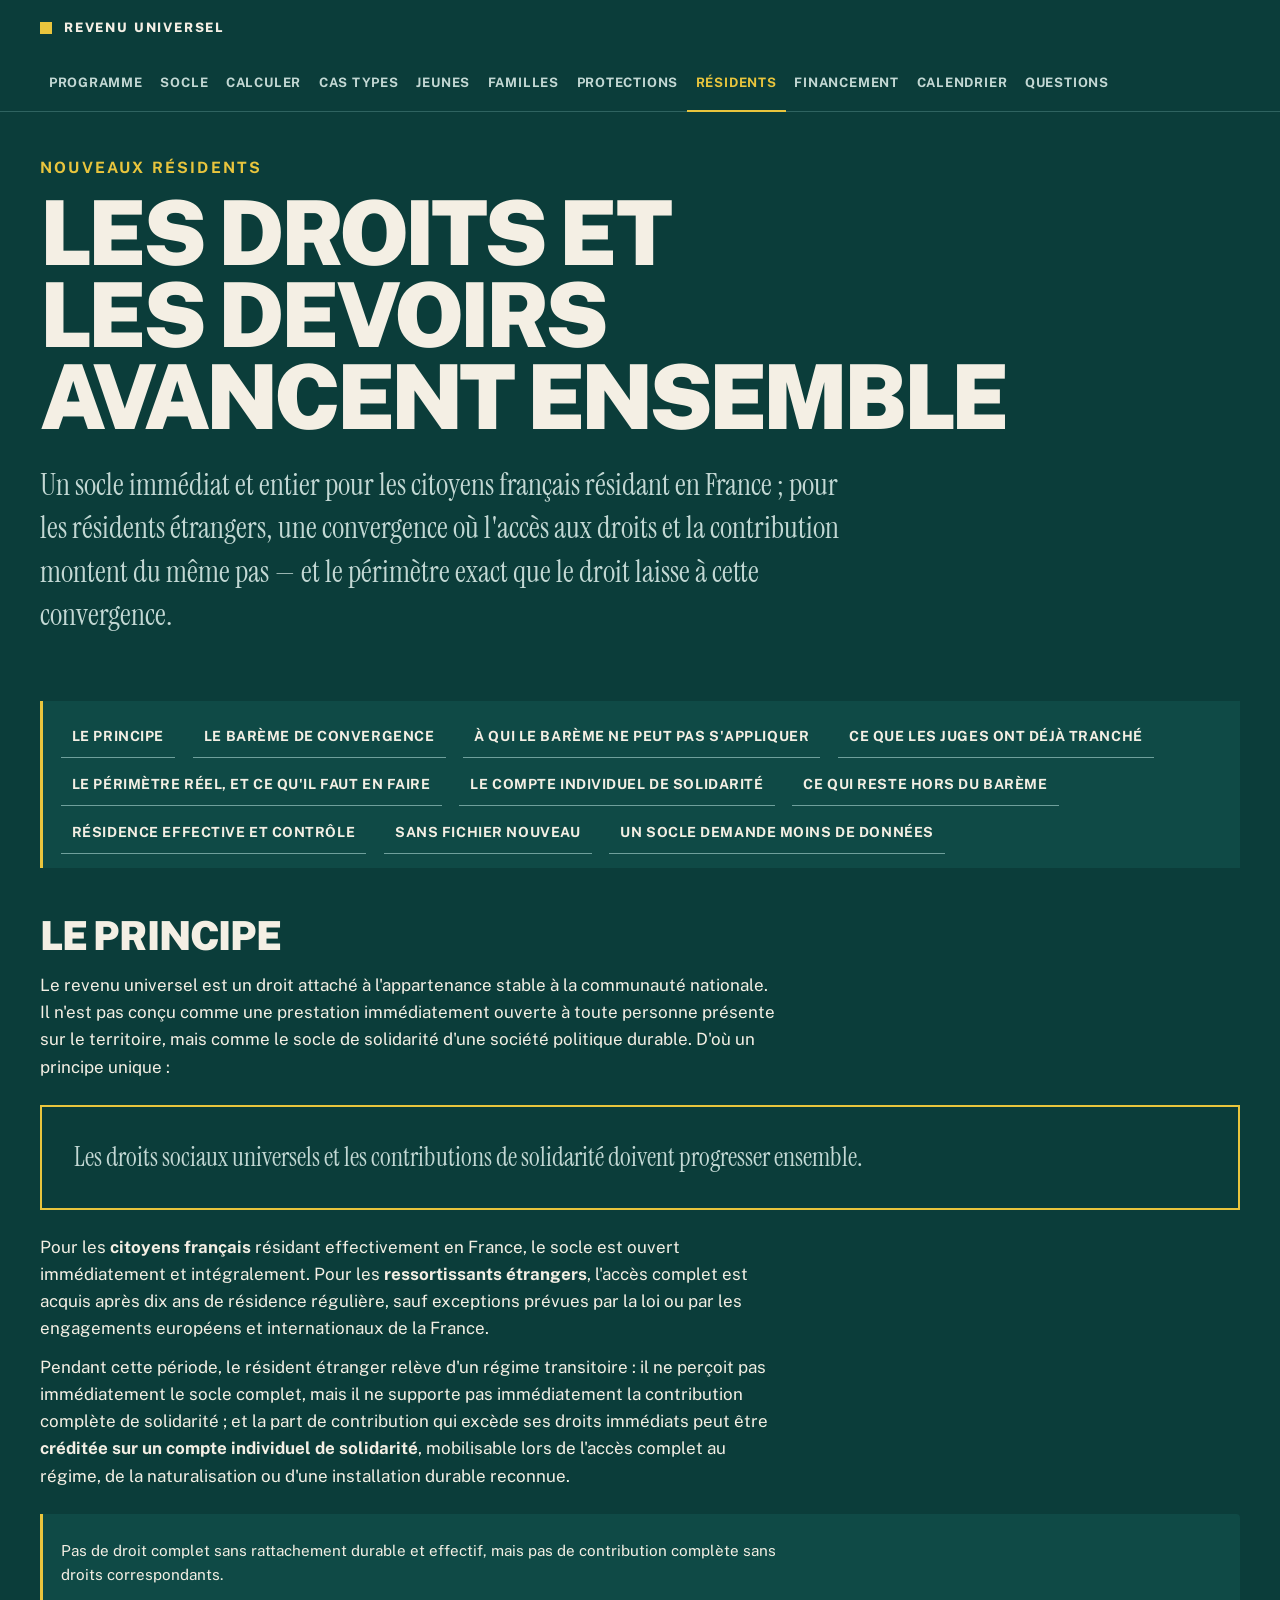
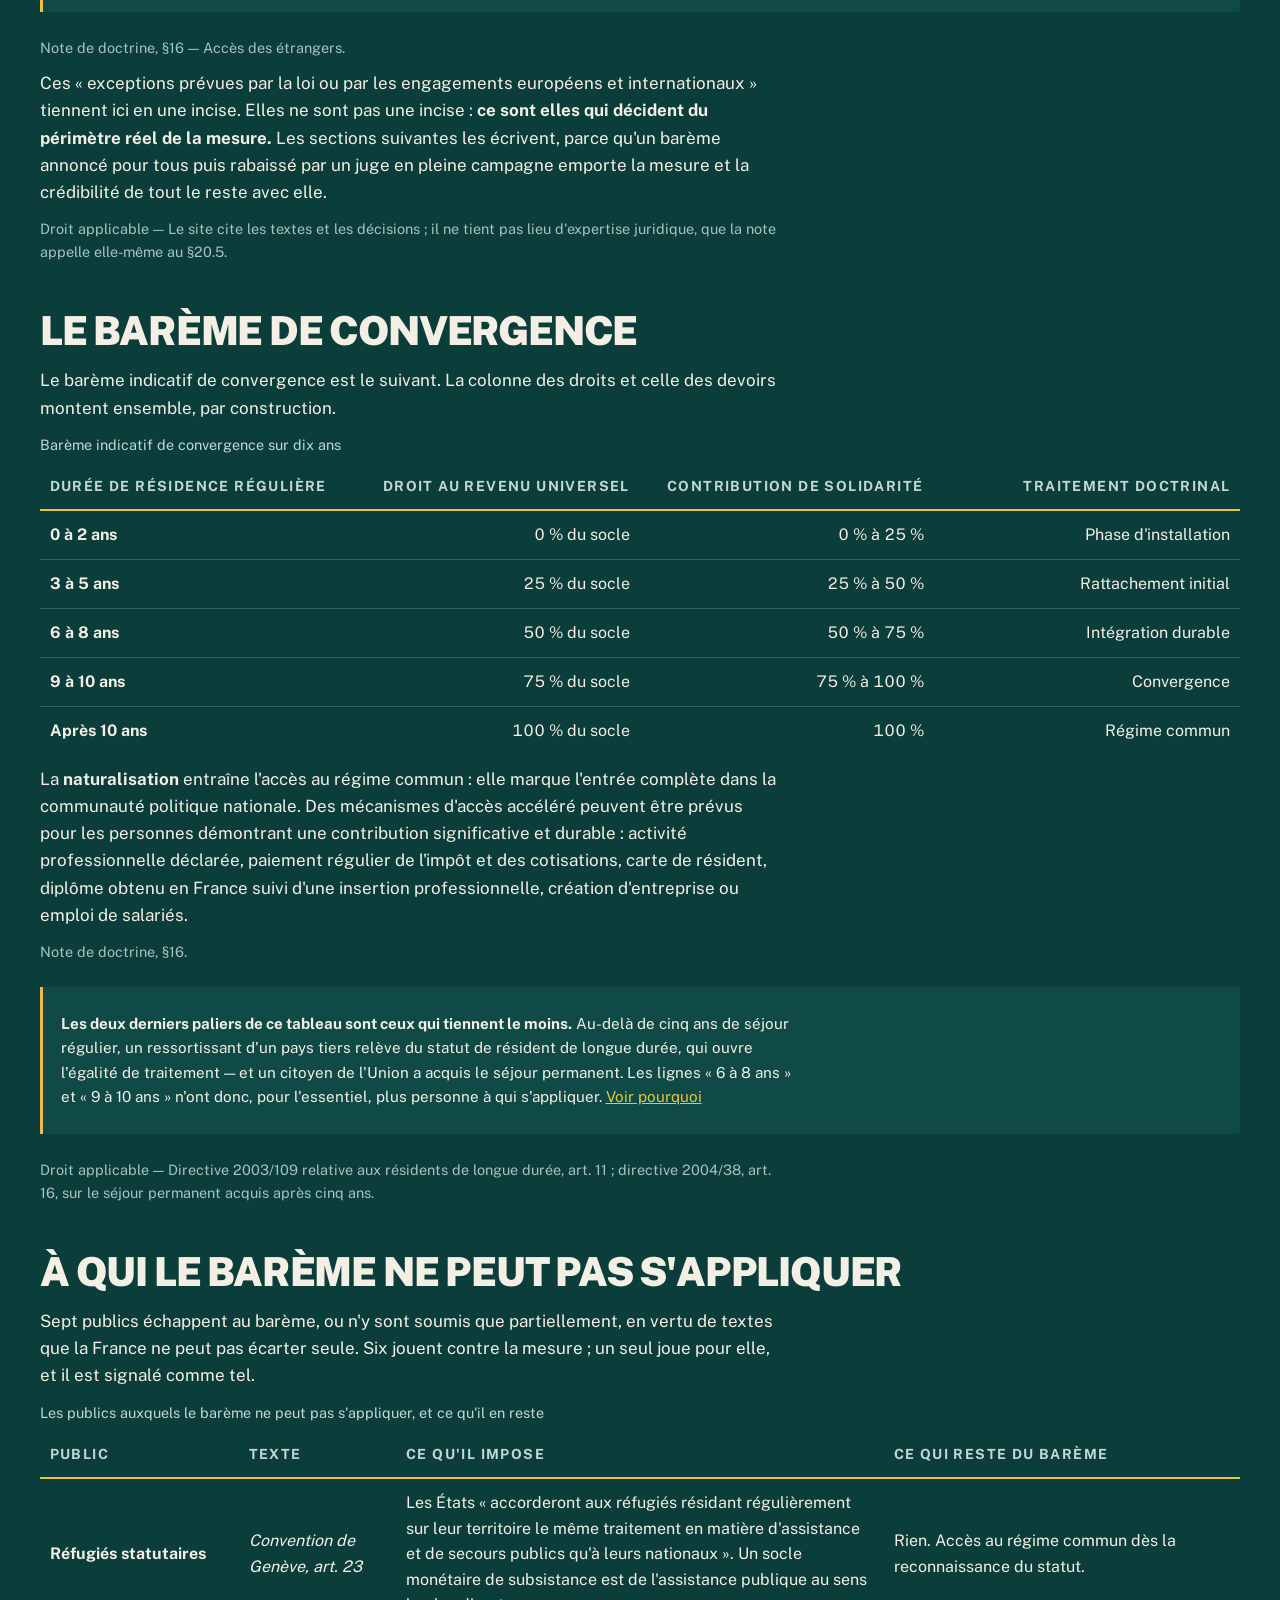
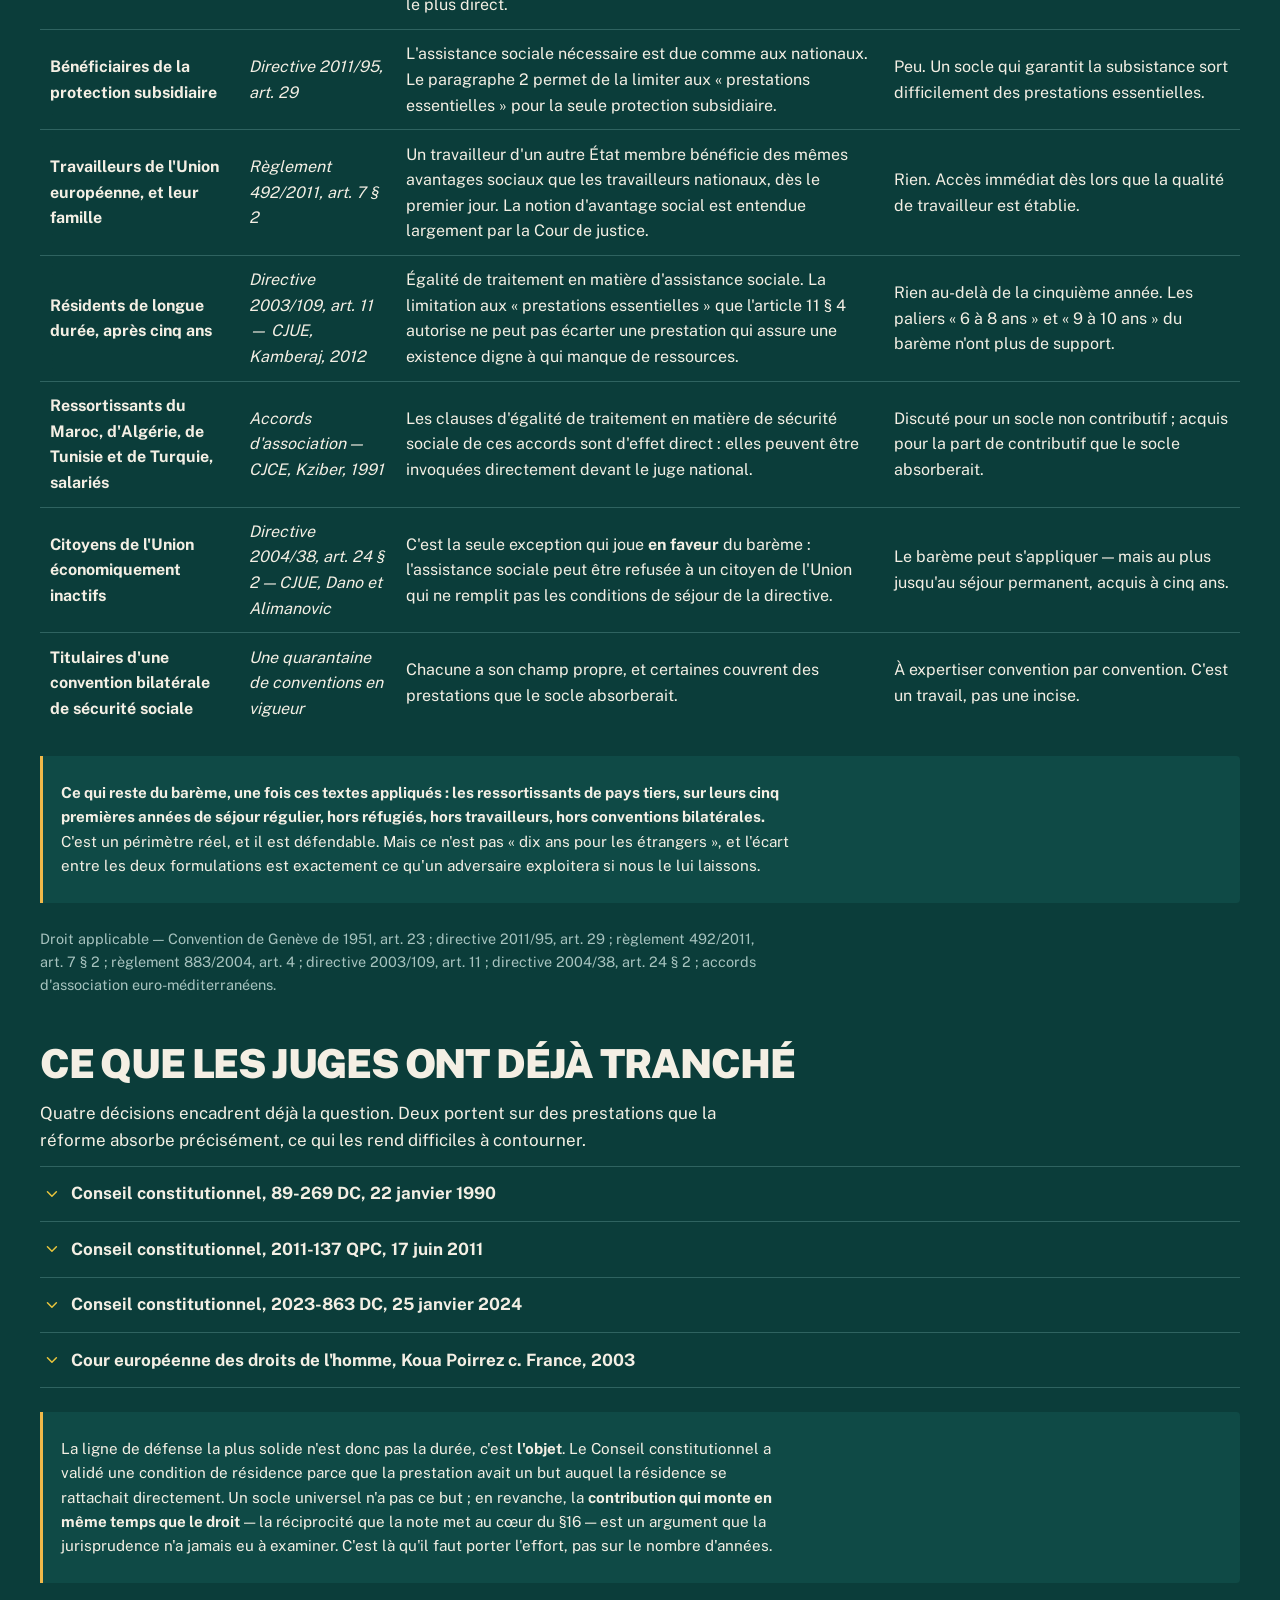
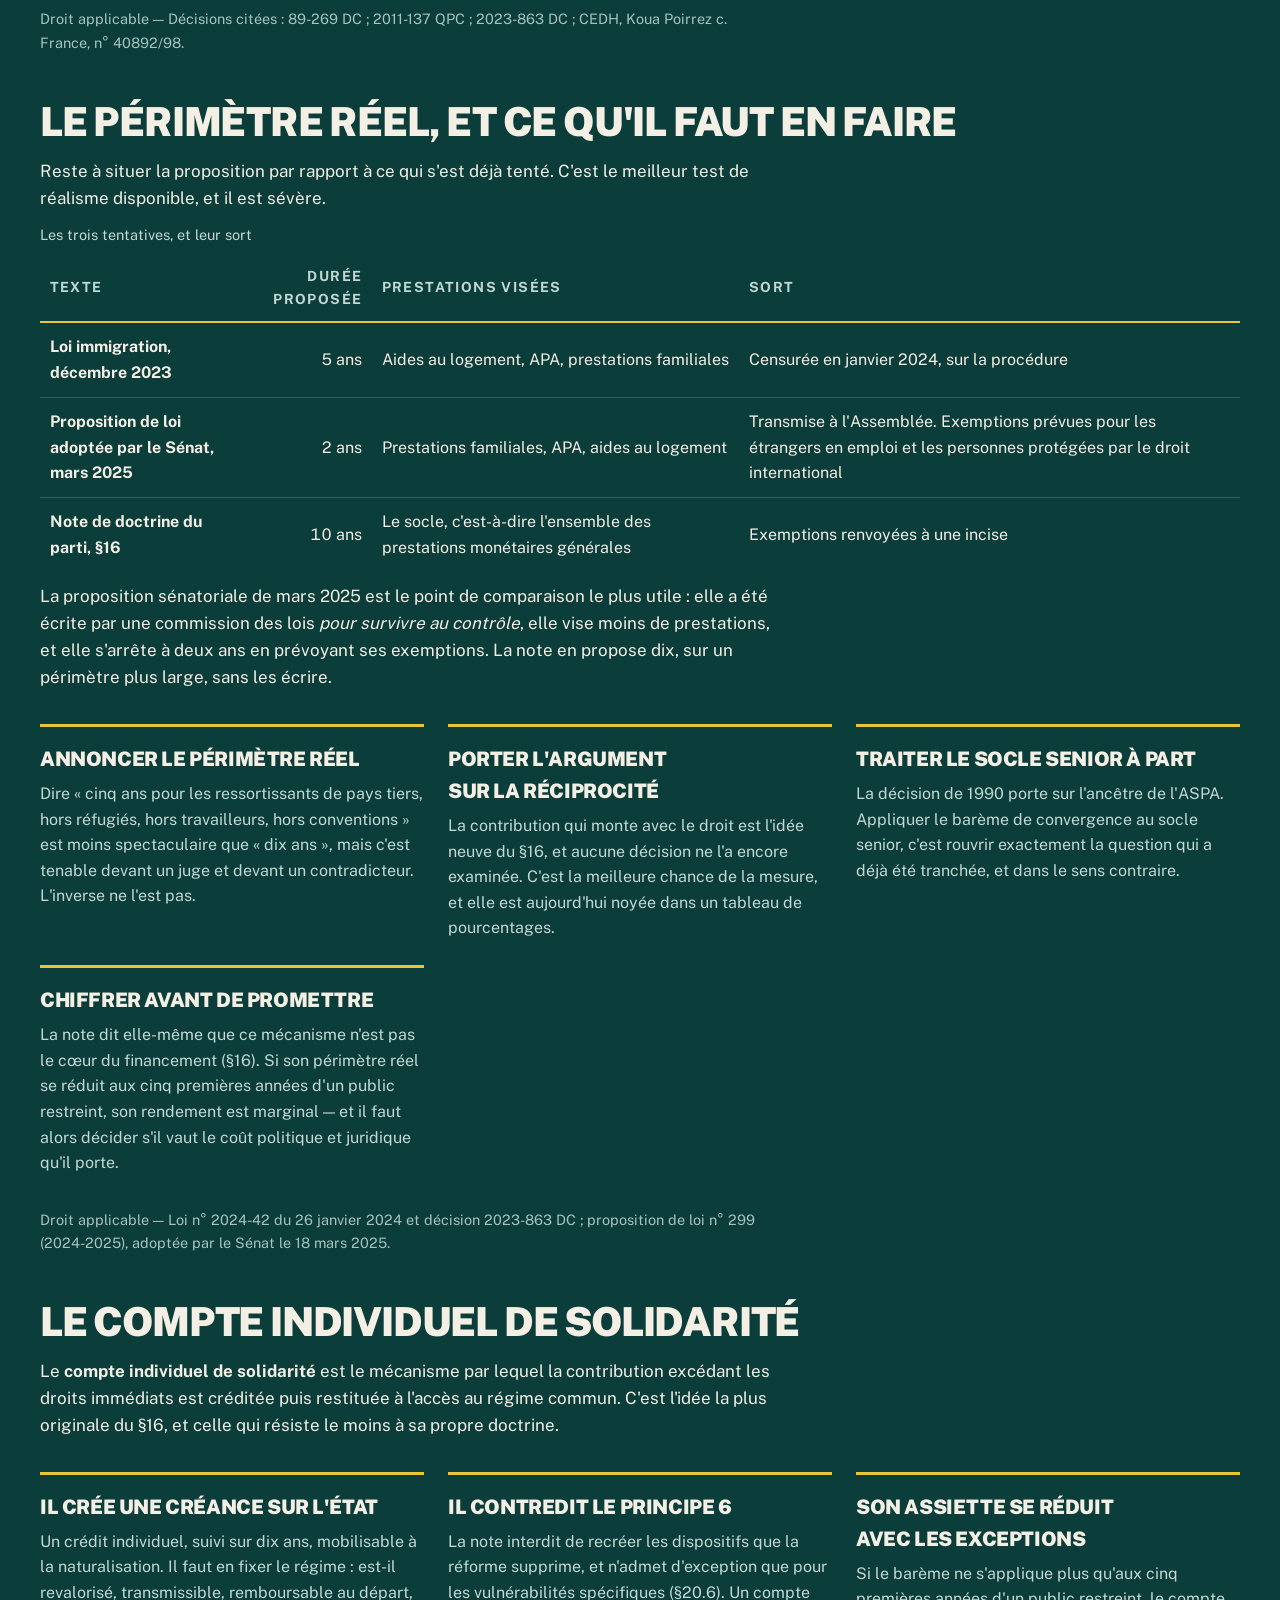
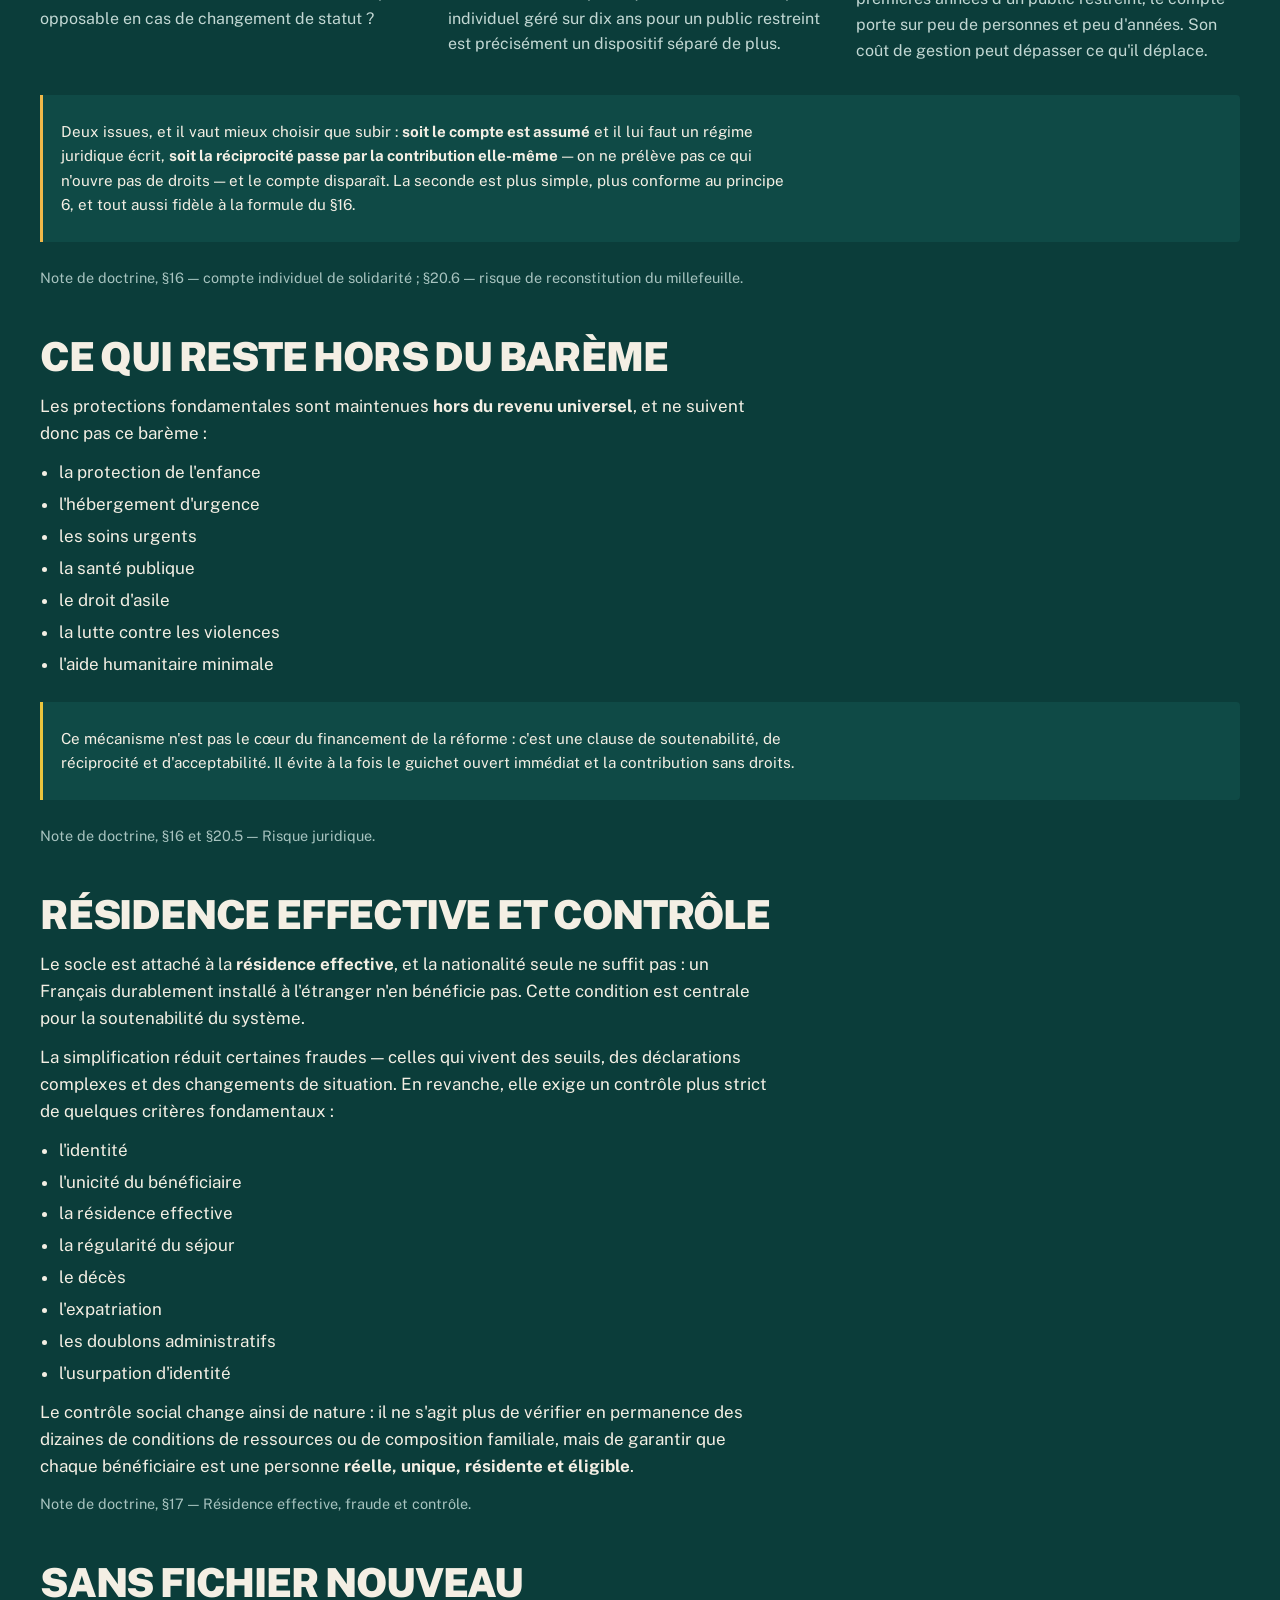
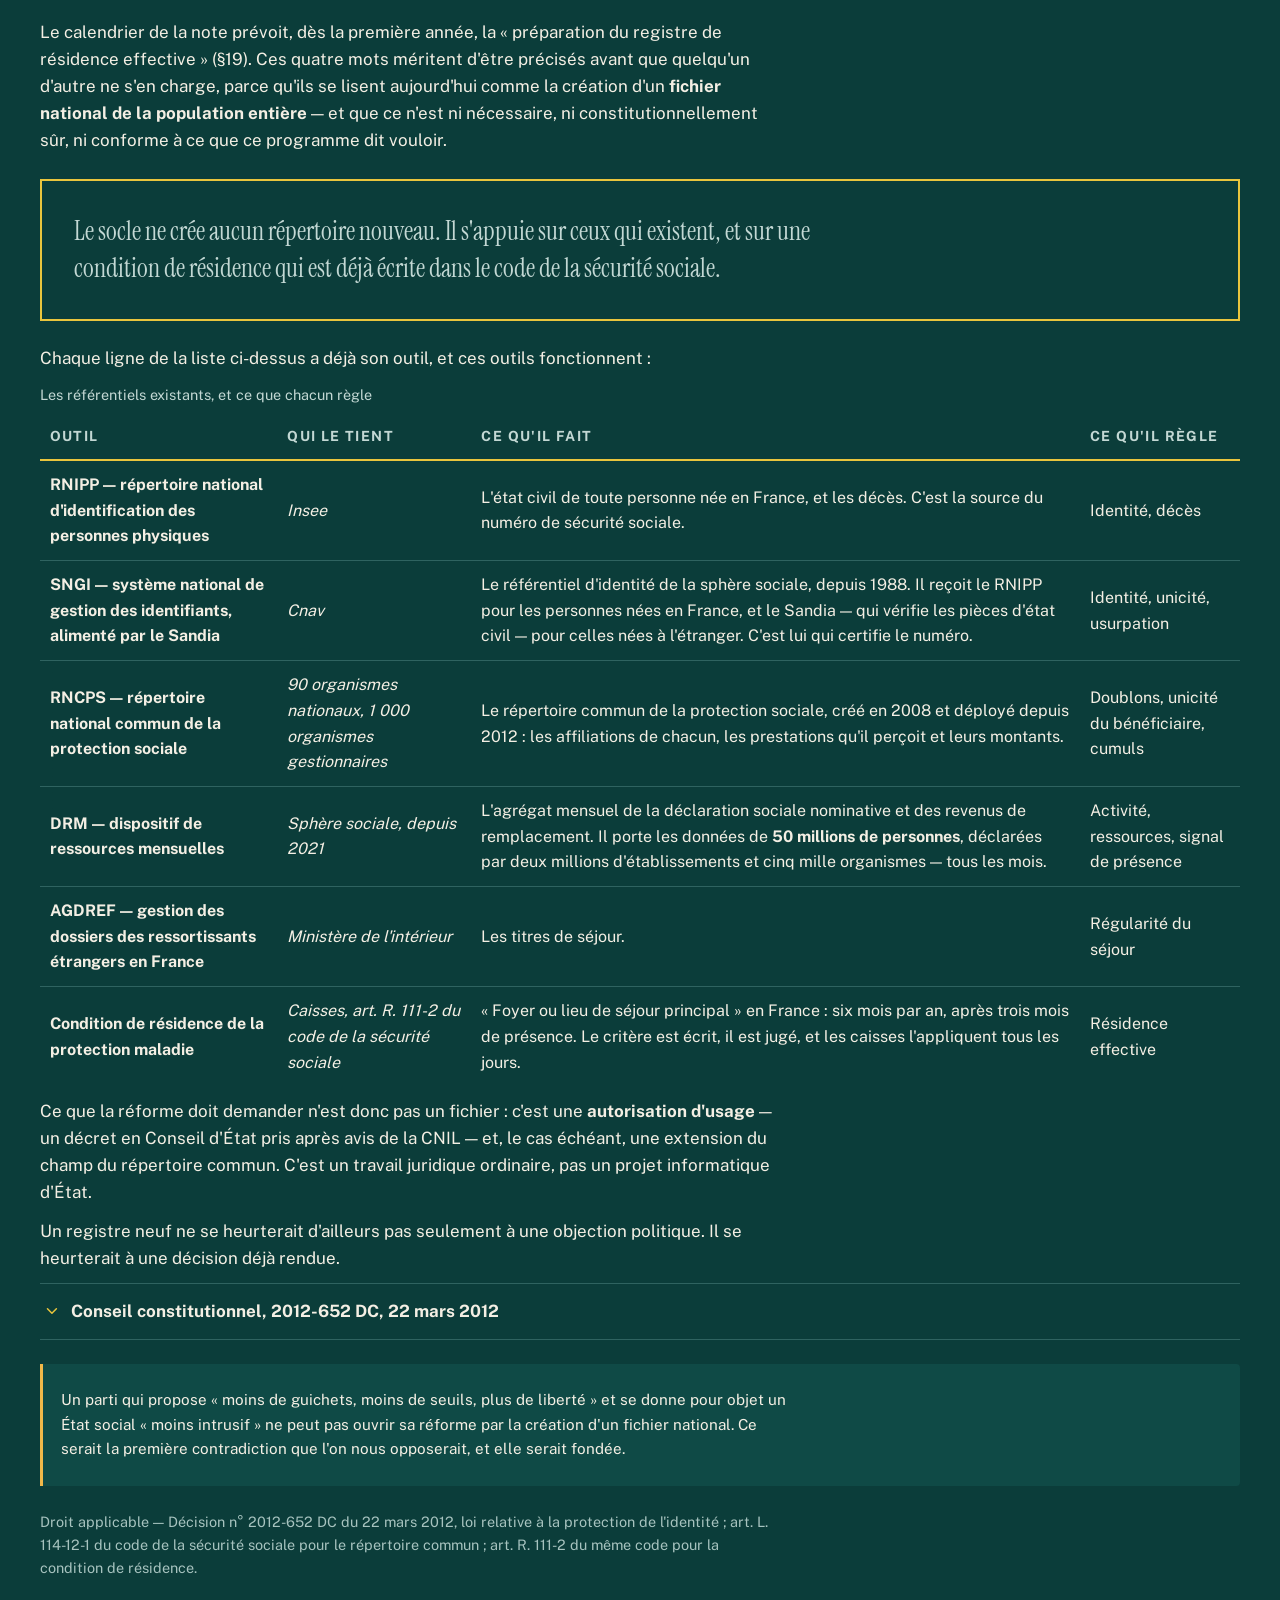
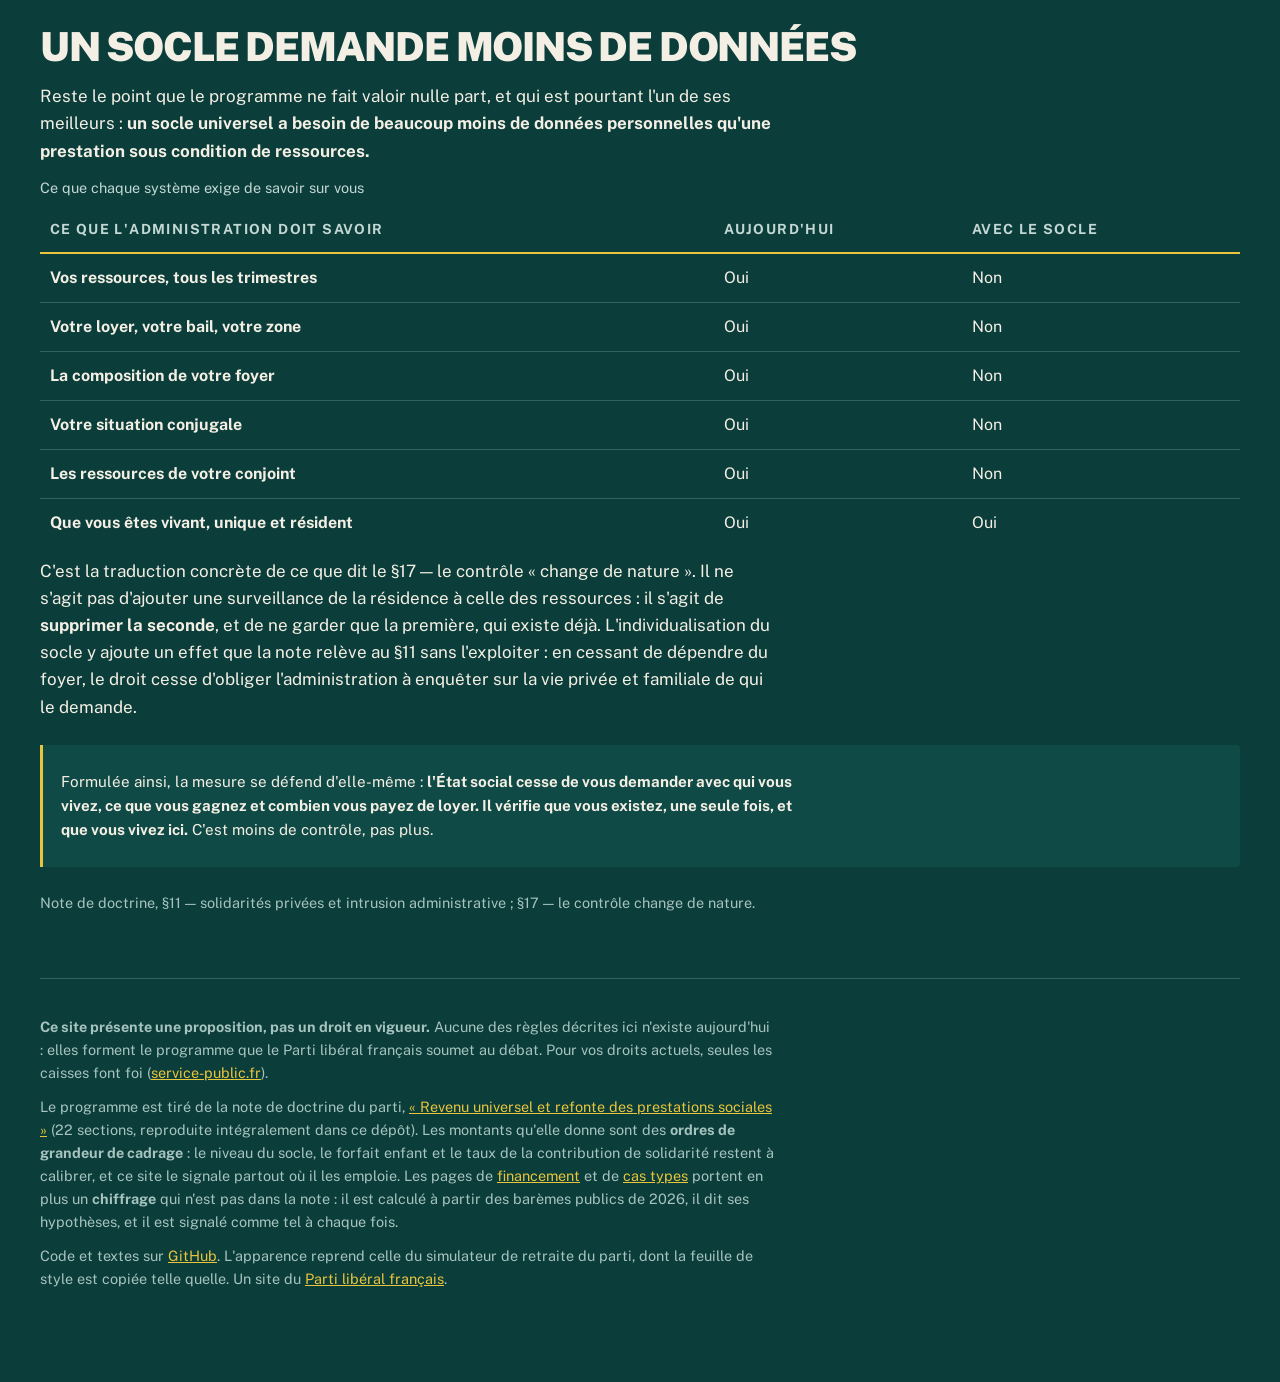
<file: nouveaux-residents.html>
<!doctype html>
<html lang="fr">
<head>
<meta charset="utf-8">
<meta name="viewport" content="width=device-width, initial-scale=1">
<!-- Le vert profond de l'affiche : sur un téléphone, la barre du navigateur le
     reprend, et la page commence où elle commence. -->
<meta name="theme-color" content="#0b3d3a">
<title>Nouveaux résidents — Revenu universel — refonte des prestations sociales</title>
<meta name="description" content="Droits et devoirs progressifs : le barème de convergence, les sept publics auxquels le droit européen et international interdit de l'appliquer, la jurisprudence, le périmètre réel — et un contrôle qui s'appuie sur les répertoires existants plutôt que sur un fichier nouveau.">
<link rel="icon" href="moteur/icone.svg" type="image/svg+xml">
<link rel="apple-touch-icon" href="moteur/icone.svg">
<!-- La feuille de style est celle du simulateur de retraite du parti, copiée
     telle quelle : les deux sites sont une seule affiche. -->
<link rel="stylesheet" href="moteur/style.css">
</head>
<body>
<a class="evitement" href="#contenu">Aller au contenu</a>
<header class="bandeau"><div class="interieur">
  <p class="nom"><a href="index.html"><svg class="icone" viewBox="0 0 24 24" fill="none" stroke="currentColor" stroke-width="2" stroke-linecap="round" stroke-linejoin="round" aria-hidden="true" focusable="false"><path d="M16 21v-2a4 4 0 0 0-4-4H6a4 4 0 0 0-4 4v2" /><circle cx="9" cy="7" r="4" /><path d="M22 21v-2a4 4 0 0 0-3-3.87" /><path d="M16 3.13a4 4 0 0 1 0 7.75" /></svg><span>Revenu universel</span></a></p>
  <nav aria-label="Navigation principale"><span class="groupe"><span class="etiquette">La promesse</span><span class="liens"><a href="index.html">Programme</a></span></span><span class="groupe"><span class="etiquette">Ce que ça change</span><span class="liens"><a href="revenu-universel.html">Socle</a><a href="simulateur.html">Calculer</a><a href="cas-types.html">Cas types</a><a href="jeunes.html">Jeunes</a><a href="familles.html">Familles</a><a href="protections.html">Protections</a></span></span><span class="groupe"><span class="etiquette">Les règles</span><span class="liens"><a href="nouveaux-residents.html" aria-current="page">Résidents</a><a href="financement.html">Financement</a><a href="calendrier.html">Calendrier</a></span></span><span class="groupe"><span class="etiquette">Comprendre</span><span class="liens"><a href="questions.html">Questions</a></span></span></nav>
</div></header>
<main id="contenu">
<div class="affiche"><p class="surtitre">Nouveaux résidents</p><h1>Les droits et les devoirs<br>avancent ensemble</h1><p class="chapeau">Un socle immédiat et entier pour les citoyens français résidant en France ; pour les résidents étrangers, une convergence où l'accès aux droits et la contribution montent du même pas — et le périmètre exact que le droit laisse à cette convergence.</p></div>

<nav class="plan" aria-label="Dans cette page"><p class="etiquette">Dans cette page</p><ol><li><a href="#principe">Le principe</a></li><li><a href="#bareme">Le barème de convergence</a></li><li><a href="#exceptions">À qui le barème ne peut pas s&#x27;appliquer</a></li><li><a href="#juges">Ce que les juges ont déjà tranché</a></li><li><a href="#portee">Le périmètre réel, et ce qu&#x27;il faut en faire</a></li><li><a href="#compte">Le compte individuel de solidarité</a></li><li><a href="#hors">Ce qui reste hors du barème</a></li><li><a href="#controle">Résidence effective et contrôle</a></li><li><a href="#repertoires">Sans fichier nouveau</a></li><li><a href="#moins">Un socle demande moins de données</a></li></ol></nav>
<section id="principe"><h2>Le principe</h2><p>Le revenu universel est un droit attaché à l'appartenance stable à la communauté nationale. Il n'est pas conçu comme une prestation immédiatement ouverte à toute personne présente sur le territoire, mais comme le socle de solidarité d'une société politique durable. D'où un principe unique :</p><div class="encadre"><p class="chapeau" style="margin:0">Les droits sociaux universels et les contributions de solidarité doivent progresser ensemble.</p></div><p>Pour les <strong>citoyens français</strong> résidant effectivement en France, le socle est ouvert immédiatement et intégralement. Pour les <strong>ressortissants étrangers</strong>, l'accès complet est acquis après dix ans de résidence régulière, sauf exceptions prévues par la loi ou par les engagements européens et internationaux de la France.</p><p>Pendant cette période, le résident étranger relève d'un régime transitoire : il ne perçoit pas immédiatement le socle complet, mais il ne supporte pas immédiatement la contribution complète de solidarité ; et la part de contribution qui excède ses droits immédiats peut être <strong>créditée sur un compte individuel de solidarité</strong>, mobilisable lors de l'accès complet au régime, de la naturalisation ou d'une installation durable reconnue.</p><div class="note"><p>Pas de droit complet sans rattachement durable et effectif, mais pas de contribution complète sans droits correspondants.</p></div><p class="discret">Note de doctrine, §16 — Accès des étrangers.</p><p>Ces « exceptions prévues par la loi ou par les engagements européens et internationaux » tiennent ici en une incise. Elles ne sont pas une incise : <strong>ce sont elles qui décident du périmètre réel de la mesure.</strong> Les sections suivantes les écrivent, parce qu'un barème annoncé pour tous puis rabaissé par un juge en pleine campagne emporte la mesure et la crédibilité de tout le reste avec elle.</p><p class="discret">Droit applicable — Le site cite les textes et les décisions ; il ne tient pas lieu d'expertise juridique, que la note appelle elle-même au §20.5.</p></section><section id="bareme"><h2>Le barème de convergence</h2><p>Le barème indicatif de convergence est le suivant. La colonne des droits et celle des devoirs montent ensemble, par construction.</p><div class="defilant" tabindex="0" role="region" aria-label="Barème indicatif de convergence sur dix ans"><table><caption><span>Barème indicatif de convergence sur dix ans</span></caption><thead><tr><th class="texte" scope="col">Durée de résidence régulière</th><th class="nombre" scope="col">Droit au revenu universel</th><th class="nombre" scope="col">Contribution de solidarité</th><th class="long" scope="col">Traitement doctrinal</th></tr></thead><tbody><tr><th class="texte" scope="row">0 à 2 ans</th><td class="nombre">0 % du socle</td><td class="nombre">0 % à 25 %</td><td class="long">Phase d'installation</td></tr><tr><th class="texte" scope="row">3 à 5 ans</th><td class="nombre">25 % du socle</td><td class="nombre">25 % à 50 %</td><td class="long">Rattachement initial</td></tr><tr><th class="texte" scope="row">6 à 8 ans</th><td class="nombre">50 % du socle</td><td class="nombre">50 % à 75 %</td><td class="long">Intégration durable</td></tr><tr><th class="texte" scope="row">9 à 10 ans</th><td class="nombre">75 % du socle</td><td class="nombre">75 % à 100 %</td><td class="long">Convergence</td></tr><tr><th class="texte" scope="row">Après 10 ans</th><td class="nombre">100 % du socle</td><td class="nombre">100 %</td><td class="long">Régime commun</td></tr></tbody></table></div><p>La <strong>naturalisation</strong> entraîne l'accès au régime commun : elle marque l'entrée complète dans la communauté politique nationale. Des mécanismes d'accès accéléré peuvent être prévus pour les personnes démontrant une contribution significative et durable : activité professionnelle déclarée, paiement régulier de l'impôt et des cotisations, carte de résident, diplôme obtenu en France suivi d'une insertion professionnelle, création d'entreprise ou emploi de salariés.</p><p class="discret">Note de doctrine, §16.</p><div class="note vigilance"><p><strong>Les deux derniers paliers de ce tableau sont ceux qui tiennent le moins.</strong> Au-delà de cinq ans de séjour régulier, un ressortissant d'un pays tiers relève du statut de résident de longue durée, qui ouvre l'égalité de traitement — et un citoyen de l'Union a acquis le séjour permanent. Les lignes « 6 à 8 ans » et « 9 à 10 ans » n'ont donc, pour l'essentiel, plus personne à qui s'appliquer. <a href="#exceptions">Voir pourquoi</a></p></div><p class="discret">Droit applicable — Directive 2003/109 relative aux résidents de longue durée, art. 11 ; directive 2004/38, art. 16, sur le séjour permanent acquis après cinq ans.</p></section><section id="exceptions"><h2>À qui le barème ne peut pas s'appliquer</h2><p>Sept publics échappent au barème, ou n'y sont soumis que partiellement, en vertu de textes que la France ne peut pas écarter seule. Six jouent contre la mesure ; un seul joue pour elle, et il est signalé comme tel.</p><div class="defilant" tabindex="0" role="region" aria-label="Les publics auxquels le barème ne peut pas s&#x27;appliquer, et ce qu&#x27;il en reste"><table><caption><span>Les publics auxquels le barème ne peut pas s&#x27;appliquer, et ce qu&#x27;il en reste</span></caption><thead><tr><th class="texte" scope="col">Public</th><th class="texte" scope="col">Texte</th><th class="texte long" scope="col">Ce qu&#x27;il impose</th><th class="texte long" scope="col">Ce qui reste du barème</th></tr></thead><tbody><tr><th class="texte" scope="row">Réfugiés statutaires</th><td class="texte"><em>Convention de Genève, art. 23</em></td><td class="texte long">Les États « accorderont aux réfugiés résidant régulièrement sur leur territoire le même traitement en matière d'assistance et de secours publics qu'à leurs nationaux ». Un socle monétaire de subsistance est de l'assistance publique au sens le plus direct.</td><td class="texte long">Rien. Accès au régime commun dès la reconnaissance du statut.</td></tr><tr><th class="texte" scope="row">Bénéficiaires de la protection subsidiaire</th><td class="texte"><em>Directive 2011/95, art. 29</em></td><td class="texte long">L'assistance sociale nécessaire est due comme aux nationaux. Le paragraphe 2 permet de la limiter aux « prestations essentielles » pour la seule protection subsidiaire.</td><td class="texte long">Peu. Un socle qui garantit la subsistance sort difficilement des prestations essentielles.</td></tr><tr><th class="texte" scope="row">Travailleurs de l'Union européenne, et leur famille</th><td class="texte"><em>Règlement 492/2011, art. 7 § 2</em></td><td class="texte long">Un travailleur d'un autre État membre bénéficie des mêmes avantages sociaux que les travailleurs nationaux, dès le premier jour. La notion d'avantage social est entendue largement par la Cour de justice.</td><td class="texte long">Rien. Accès immédiat dès lors que la qualité de travailleur est établie.</td></tr><tr><th class="texte" scope="row">Résidents de longue durée, après cinq ans</th><td class="texte"><em>Directive 2003/109, art. 11 — CJUE, Kamberaj, 2012</em></td><td class="texte long">Égalité de traitement en matière d'assistance sociale. La limitation aux « prestations essentielles » que l'article 11 § 4 autorise ne peut pas écarter une prestation qui assure une existence digne à qui manque de ressources.</td><td class="texte long">Rien au-delà de la cinquième année. Les paliers « 6 à 8 ans » et « 9 à 10 ans » du barème n'ont plus de support.</td></tr><tr><th class="texte" scope="row">Ressortissants du Maroc, d'Algérie, de Tunisie et de Turquie, salariés</th><td class="texte"><em>Accords d'association — CJCE, Kziber, 1991</em></td><td class="texte long">Les clauses d'égalité de traitement en matière de sécurité sociale de ces accords sont d'effet direct : elles peuvent être invoquées directement devant le juge national.</td><td class="texte long">Discuté pour un socle non contributif ; acquis pour la part de contributif que le socle absorberait.</td></tr><tr><th class="texte" scope="row">Citoyens de l'Union économiquement inactifs</th><td class="texte"><em>Directive 2004/38, art. 24 § 2 — CJUE, Dano et Alimanovic</em></td><td class="texte long">C'est la seule exception qui joue <strong>en faveur</strong> du barème : l'assistance sociale peut être refusée à un citoyen de l'Union qui ne remplit pas les conditions de séjour de la directive.</td><td class="texte long">Le barème peut s'appliquer — mais au plus jusqu'au séjour permanent, acquis à cinq ans.</td></tr><tr><th class="texte" scope="row">Titulaires d'une convention bilatérale de sécurité sociale</th><td class="texte"><em>Une quarantaine de conventions en vigueur</em></td><td class="texte long">Chacune a son champ propre, et certaines couvrent des prestations que le socle absorberait.</td><td class="texte long">À expertiser convention par convention. C'est un travail, pas une incise.</td></tr></tbody></table></div><div class="note vigilance"><p><strong>Ce qui reste du barème, une fois ces textes appliqués : les ressortissants de pays tiers, sur leurs cinq premières années de séjour régulier, hors réfugiés, hors travailleurs, hors conventions bilatérales.</strong> C'est un périmètre réel, et il est défendable. Mais ce n'est pas « dix ans pour les étrangers », et l'écart entre les deux formulations est exactement ce qu'un adversaire exploitera si nous le lui laissons.</p></div><p class="discret">Droit applicable — Convention de Genève de 1951, art. 23 ; directive 2011/95, art. 29 ; règlement 492/2011, art. 7 § 2 ; règlement 883/2004, art. 4 ; directive 2003/109, art. 11 ; directive 2004/38, art. 24 § 2 ; accords d'association euro-méditerranéens.</p></section><section id="juges"><h2>Ce que les juges ont déjà tranché</h2><p>Quatre décisions encadrent déjà la question. Deux portent sur des prestations que la réforme absorbe précisément, ce qui les rend difficiles à contourner.</p><details class="section" id="jp-conseil-constitutionnel-89-269-dc"><summary><svg class="icone" viewBox="0 0 24 24" fill="none" stroke="currentColor" stroke-width="2" stroke-linecap="round" stroke-linejoin="round" aria-hidden="true" focusable="false"><path d="m6 9 6 6 6-6" /></svg><span>Conseil constitutionnel, 89-269 DC, 22 janvier 1990</span></summary><div class="dedans"><p>L'allocation supplémentaire du Fonds national de solidarité — l'ancêtre de l'ASPA — était réservée aux Français. Le Conseil a censuré : exclure les étrangers résidant régulièrement en France « méconnaît le principe constitutionnel d'égalité ». Un étranger en séjour stable et régulier a droit à la protection sociale.</p><div class="note"><p><strong>Pour nous.</strong> Le socle senior, servi à tous, remplace l'ASPA, qui descend de cette allocation. La décision porte donc directement sur le troisième étage de la réforme.</p></div></div></details><details class="section" id="jp-conseil-constitutionnel-2011-137-qpc"><summary><svg class="icone" viewBox="0 0 24 24" fill="none" stroke="currentColor" stroke-width="2" stroke-linecap="round" stroke-linejoin="round" aria-hidden="true" focusable="false"><path d="m6 9 6 6 6-6" /></svg><span>Conseil constitutionnel, 2011-137 QPC, 17 juin 2011</span></summary><div class="dedans"><p>Le Conseil a <strong>validé</strong> la condition de cinq ans de résidence pour le RSA. Mais il faut lire son motif : la différence de traitement est « en rapport direct avec l'objet de la loi » parce que <em>le RSA a pour objet l'insertion professionnelle</em> et que la stabilité de la présence sur le territoire conditionne cette insertion.</p><div class="note"><p><strong>Pour nous.</strong> C'est le point faible du barème, et il est contre-intuitif. Un revenu <strong>universel</strong> n'a pas d'objet spécifique — c'est sa définition et sa force. Le raisonnement exact qui a sauvé les cinq ans du RSA ne se transpose donc pas à dix ans sur un socle universel.</p></div></div></details><details class="section" id="jp-conseil-constitutionnel-2023-863-dc"><summary><svg class="icone" viewBox="0 0 24 24" fill="none" stroke="currentColor" stroke-width="2" stroke-linecap="round" stroke-linejoin="round" aria-hidden="true" focusable="false"><path d="m6 9 6 6 6-6" /></svg><span>Conseil constitutionnel, 2023-863 DC, 25 janvier 2024</span></summary><div class="dedans"><p>La loi « pour contrôler l'immigration » conditionnait les aides au logement, l'APA et les prestations familiales à cinq ans de résidence régulière, ou trente mois d'affiliation par le travail. L'article a été censuré — mais comme <strong>cavalier législatif</strong>, c'est-à-dire sur la procédure.</p><div class="note"><p><strong>Pour nous.</strong> Le fond n'a donc pas été jugé. Ni validé, ni condamné : la question reste entièrement ouverte, et c'est la seule bonne nouvelle de cette page.</p></div></div></details><details class="section" id="jp-cour-europeenne-des-droits-de"><summary><svg class="icone" viewBox="0 0 24 24" fill="none" stroke="currentColor" stroke-width="2" stroke-linecap="round" stroke-linejoin="round" aria-hidden="true" focusable="false"><path d="m6 9 6 6 6-6" /></svg><span>Cour européenne des droits de l&#x27;homme, Koua Poirrez c. France, 2003</span></summary><div class="dedans"><p>La France a été condamnée pour avoir refusé l'allocation aux adultes handicapés à un résident régulier au motif de sa nationalité. Une différence de traitement fondée sur la seule nationalité exige des « considérations très fortes ».</p><div class="note"><p><strong>Pour nous.</strong> La note écarte l'exclusion « purement nationalitaire » (§16), ce qui est la bonne intuition. Mais un barème qui trie par durée de séjour produit un effet très proche, et c'est sous cet angle qu'il sera attaqué.</p></div></div></details><div class="note vigilance"><p>La ligne de défense la plus solide n'est donc pas la durée, c'est <strong>l'objet</strong>. Le Conseil constitutionnel a validé une condition de résidence parce que la prestation avait un but auquel la résidence se rattachait directement. Un socle universel n'a pas ce but ; en revanche, la <strong>contribution qui monte en même temps que le droit</strong> — la réciprocité que la note met au cœur du §16 — est un argument que la jurisprudence n'a jamais eu à examiner. C'est là qu'il faut porter l'effort, pas sur le nombre d'années.</p></div><p class="discret">Droit applicable — Décisions citées : 89-269 DC ; 2011-137 QPC ; 2023-863 DC ; CEDH, Koua Poirrez c. France, n° 40892/98.</p></section><section id="portee"><h2>Le périmètre réel, et ce qu'il faut en faire</h2><p>Reste à situer la proposition par rapport à ce qui s'est déjà tenté. C'est le meilleur test de réalisme disponible, et il est sévère.</p><div class="defilant" tabindex="0" role="region" aria-label="Les trois tentatives, et leur sort"><table><caption><span>Les trois tentatives, et leur sort</span></caption><thead><tr><th class="texte" scope="col">Texte</th><th class="nombre" scope="col">Durée proposée</th><th class="texte long" scope="col">Prestations visées</th><th class="texte long" scope="col">Sort</th></tr></thead><tbody><tr><th class="texte" scope="row">Loi immigration, décembre 2023</th><td class="nombre">5 ans</td><td class="texte long">Aides au logement, APA, prestations familiales</td><td class="texte long">Censurée en janvier 2024, sur la procédure</td></tr><tr><th class="texte" scope="row">Proposition de loi adoptée par le Sénat, mars 2025</th><td class="nombre">2 ans</td><td class="texte long">Prestations familiales, APA, aides au logement</td><td class="texte long">Transmise à l'Assemblée. Exemptions prévues pour les étrangers en emploi et les personnes protégées par le droit international</td></tr><tr><th class="texte" scope="row">Note de doctrine du parti, §16</th><td class="nombre">10 ans</td><td class="texte long">Le socle, c'est-à-dire l'ensemble des prestations monétaires générales</td><td class="texte long">Exemptions renvoyées à une incise</td></tr></tbody></table></div><p>La proposition sénatoriale de mars 2025 est le point de comparaison le plus utile : elle a été écrite par une commission des lois <em>pour survivre au contrôle</em>, elle vise moins de prestations, et elle s'arrête à deux ans en prévoyant ses exemptions. La note en propose dix, sur un périmètre plus large, sans les écrire.</p><div class="points"><div class="point"><h3>Annoncer le périmètre réel</h3><p>Dire « cinq ans pour les ressortissants de pays tiers, hors réfugiés, hors travailleurs, hors conventions » est moins spectaculaire que « dix ans », mais c'est tenable devant un juge et devant un contradicteur. L'inverse ne l'est pas.</p></div><div class="point"><h3>Porter l&#x27;argument sur la réciprocité</h3><p>La contribution qui monte avec le droit est l'idée neuve du §16, et aucune décision ne l'a encore examinée. C'est la meilleure chance de la mesure, et elle est aujourd'hui noyée dans un tableau de pourcentages.</p></div><div class="point"><h3>Traiter le socle senior à part</h3><p>La décision de 1990 porte sur l'ancêtre de l'ASPA. Appliquer le barème de convergence au socle senior, c'est rouvrir exactement la question qui a déjà été tranchée, et dans le sens contraire.</p></div><div class="point"><h3>Chiffrer avant de promettre</h3><p>La note dit elle-même que ce mécanisme n'est pas le cœur du financement (§16). Si son périmètre réel se réduit aux cinq premières années d'un public restreint, son rendement est marginal — et il faut alors décider s'il vaut le coût politique et juridique qu'il porte.</p></div></div><p class="discret">Droit applicable — Loi n° 2024-42 du 26 janvier 2024 et décision 2023-863 DC ; proposition de loi n° 299 (2024-2025), adoptée par le Sénat le 18 mars 2025.</p></section><section id="compte"><h2>Le compte individuel de solidarité</h2><p>Le <strong>compte individuel de solidarité</strong> est le mécanisme par lequel la contribution excédant les droits immédiats est créditée puis restituée à l'accès au régime commun. C'est l'idée la plus originale du §16, et celle qui résiste le moins à sa propre doctrine.</p><div class="points"><div class="point"><h3>Il crée une créance sur l&#x27;État</h3><p>Un crédit individuel, suivi sur dix ans, mobilisable à la naturalisation. Il faut en fixer le régime : est-il revalorisé, transmissible, remboursable au départ, opposable en cas de changement de statut ?</p></div><div class="point"><h3>Il contredit le principe 6</h3><p>La note interdit de recréer les dispositifs que la réforme supprime, et n'admet d'exception que pour les vulnérabilités spécifiques (§20.6). Un compte individuel géré sur dix ans pour un public restreint est précisément un dispositif séparé de plus.</p></div><div class="point"><h3>Son assiette se réduit avec les exceptions</h3><p>Si le barème ne s'applique plus qu'aux cinq premières années d'un public restreint, le compte porte sur peu de personnes et peu d'années. Son coût de gestion peut dépasser ce qu'il déplace.</p></div></div><div class="note vigilance"><p>Deux issues, et il vaut mieux choisir que subir : <strong>soit le compte est assumé</strong> et il lui faut un régime juridique écrit, <strong>soit la réciprocité passe par la contribution elle-même</strong> — on ne prélève pas ce qui n'ouvre pas de droits — et le compte disparaît. La seconde est plus simple, plus conforme au principe 6, et tout aussi fidèle à la formule du §16.</p></div><p class="discret">Note de doctrine, §16 — compte individuel de solidarité ; §20.6 — risque de reconstitution du millefeuille.</p></section><section id="hors"><h2>Ce qui reste hors du barème</h2><p>Les protections fondamentales sont maintenues <strong>hors du revenu universel</strong>, et ne suivent donc pas ce barème :</p><ul class="serree"><li>la protection de l'enfance</li><li>l'hébergement d'urgence</li><li>les soins urgents</li><li>la santé publique</li><li>le droit d'asile</li><li>la lutte contre les violences</li><li>l'aide humanitaire minimale</li></ul><div class="note"><p>Ce mécanisme n'est pas le cœur du financement de la réforme : c'est une clause de soutenabilité, de réciprocité et d'acceptabilité. Il évite à la fois le guichet ouvert immédiat et la contribution sans droits.</p></div><p class="discret">Note de doctrine, §16 et §20.5 — Risque juridique.</p></section><section id="controle"><h2>Résidence effective et contrôle</h2><p>Le socle est attaché à la <strong>résidence effective</strong>, et la nationalité seule ne suffit pas : un Français durablement installé à l'étranger n'en bénéficie pas. Cette condition est centrale pour la soutenabilité du système.</p><p>La simplification réduit certaines fraudes — celles qui vivent des seuils, des déclarations complexes et des changements de situation. En revanche, elle exige un contrôle plus strict de quelques critères fondamentaux :</p><ul class="serree"><li>l'identité</li><li>l'unicité du bénéficiaire</li><li>la résidence effective</li><li>la régularité du séjour</li><li>le décès</li><li>l'expatriation</li><li>les doublons administratifs</li><li>l'usurpation d'identité</li></ul><p>Le contrôle social change ainsi de nature : il ne s'agit plus de vérifier en permanence des dizaines de conditions de ressources ou de composition familiale, mais de garantir que chaque bénéficiaire est une personne <strong>réelle, unique, résidente et éligible</strong>.</p><p class="discret">Note de doctrine, §17 — Résidence effective, fraude et contrôle.</p></section><section id="repertoires"><h2>Sans fichier nouveau</h2><p>Le calendrier de la note prévoit, dès la première année, la « préparation du registre de résidence effective » (§19). Ces quatre mots méritent d'être précisés avant que quelqu'un d'autre ne s'en charge, parce qu'ils se lisent aujourd'hui comme la création d'un <strong>fichier national de la population entière</strong> — et que ce n'est ni nécessaire, ni constitutionnellement sûr, ni conforme à ce que ce programme dit vouloir.</p><div class="encadre"><p class="chapeau" style="margin:0">Le socle ne crée aucun répertoire nouveau. Il s'appuie sur ceux qui existent, et sur une condition de résidence qui est déjà écrite dans le code de la sécurité sociale.</p></div><p>Chaque ligne de la liste ci-dessus a déjà son outil, et ces outils fonctionnent :</p><div class="defilant" tabindex="0" role="region" aria-label="Les référentiels existants, et ce que chacun règle"><table><caption><span>Les référentiels existants, et ce que chacun règle</span></caption><thead><tr><th class="texte" scope="col">Outil</th><th class="texte" scope="col">Qui le tient</th><th class="texte long" scope="col">Ce qu&#x27;il fait</th><th class="texte" scope="col">Ce qu&#x27;il règle</th></tr></thead><tbody><tr><th class="texte" scope="row">RNIPP — répertoire national d'identification des personnes physiques</th><td class="texte"><em>Insee</em></td><td class="texte long">L'état civil de toute personne née en France, et les décès. C'est la source du numéro de sécurité sociale.</td><td class="texte">Identité, décès</td></tr><tr><th class="texte" scope="row">SNGI — système national de gestion des identifiants, alimenté par le Sandia</th><td class="texte"><em>Cnav</em></td><td class="texte long">Le référentiel d'identité de la sphère sociale, depuis 1988. Il reçoit le RNIPP pour les personnes nées en France, et le Sandia — qui vérifie les pièces d'état civil — pour celles nées à l'étranger. C'est lui qui certifie le numéro.</td><td class="texte">Identité, unicité, usurpation</td></tr><tr><th class="texte" scope="row">RNCPS — répertoire national commun de la protection sociale</th><td class="texte"><em>90 organismes nationaux, 1 000 organismes gestionnaires</em></td><td class="texte long">Le répertoire commun de la protection sociale, créé en 2008 et déployé depuis 2012 : les affiliations de chacun, les prestations qu'il perçoit et leurs montants.</td><td class="texte">Doublons, unicité du bénéficiaire, cumuls</td></tr><tr><th class="texte" scope="row">DRM — dispositif de ressources mensuelles</th><td class="texte"><em>Sphère sociale, depuis 2021</em></td><td class="texte long">L'agrégat mensuel de la déclaration sociale nominative et des revenus de remplacement. Il porte les données de <strong>50 millions de personnes</strong>, déclarées par deux millions d'établissements et cinq mille organismes — tous les mois.</td><td class="texte">Activité, ressources, signal de présence</td></tr><tr><th class="texte" scope="row">AGDREF — gestion des dossiers des ressortissants étrangers en France</th><td class="texte"><em>Ministère de l'intérieur</em></td><td class="texte long">Les titres de séjour.</td><td class="texte">Régularité du séjour</td></tr><tr><th class="texte" scope="row">Condition de résidence de la protection maladie</th><td class="texte"><em>Caisses, art. R. 111-2 du code de la sécurité sociale</em></td><td class="texte long">« Foyer ou lieu de séjour principal » en France : six mois par an, après trois mois de présence. Le critère est écrit, il est jugé, et les caisses l'appliquent tous les jours.</td><td class="texte">Résidence effective</td></tr></tbody></table></div><p>Ce que la réforme doit demander n'est donc pas un fichier : c'est une <strong>autorisation d'usage</strong> — un décret en Conseil d'État pris après avis de la CNIL — et, le cas échéant, une extension du champ du répertoire commun. C'est un travail juridique ordinaire, pas un projet informatique d'État.</p><p>Un registre neuf ne se heurterait d'ailleurs pas seulement à une objection politique. Il se heurterait à une décision déjà rendue.</p><details class="section" id="jp-fichier-central"><summary><svg class="icone" viewBox="0 0 24 24" fill="none" stroke="currentColor" stroke-width="2" stroke-linecap="round" stroke-linejoin="round" aria-hidden="true" focusable="false"><path d="m6 9 6 6 6-6" /></svg><span>Conseil constitutionnel, 2012-652 DC, 22 mars 2012</span></summary><div class="dedans"><p>La loi relative à la protection de l'identité créait un fichier central réunissant l'état civil, le domicile, la taille, la couleur des yeux, deux empreintes et la photographie de tous les Français. Le Conseil l'a censuré comme contraire au droit au respect de la vie privée, pour trois motifs :</p><ol class="gestes"><li><span class="rang" aria-hidden="true">01</span><span><strong>l'ampleur</strong> — tous les Français y figuraient ;</span></li><li><span class="rang" aria-hidden="true">02</span><span><strong>la portée</strong> — il était consultable à d'autres fins que celle qui le justifiait ;</span></li><li><span class="rang" aria-hidden="true">03</span><span><strong>la nécessité</strong> — constituer un tel fichier n'était pas nécessaire, dès lors que d'autres techniques permettaient d'atteindre le même but.</span></li></ol><div class="note"><p><strong>Pour nous.</strong> Les trois motifs s'appliquent mot pour mot à un registre de résidence de toute la population. Le troisième est le plus dangereux, parce que les « autres techniques » ne sont pas hypothétiques ici : elles tournent déjà, tous les mois, pour cinquante millions de personnes.</p></div></div></details><div class="note vigilance"><p>Un parti qui propose « moins de guichets, moins de seuils, plus de liberté » et se donne pour objet un État social « moins intrusif » ne peut pas ouvrir sa réforme par la création d'un fichier national. Ce serait la première contradiction que l'on nous opposerait, et elle serait fondée.</p></div><p class="discret">Droit applicable — Décision n° 2012-652 DC du 22 mars 2012, loi relative à la protection de l'identité ; art. L. 114-12-1 du code de la sécurité sociale pour le répertoire commun ; art. R. 111-2 du même code pour la condition de résidence.</p></section><section id="moins"><h2>Un socle demande moins de données</h2><p>Reste le point que le programme ne fait valoir nulle part, et qui est pourtant l'un de ses meilleurs : <strong>un socle universel a besoin de beaucoup moins de données personnelles qu'une prestation sous condition de ressources.</strong></p><div class="defilant" tabindex="0" role="region" aria-label="Ce que chaque système exige de savoir sur vous"><table><caption><span>Ce que chaque système exige de savoir sur vous</span></caption><thead><tr><th class="texte long" scope="col">Ce que l&#x27;administration doit savoir</th><th class="texte" scope="col">Aujourd&#x27;hui</th><th class="texte" scope="col">Avec le socle</th></tr></thead><tbody><tr><th class="texte long" scope="row">Vos ressources, tous les trimestres</th><td class="texte">Oui</td><td class="texte">Non</td></tr><tr><th class="texte long" scope="row">Votre loyer, votre bail, votre zone</th><td class="texte">Oui</td><td class="texte">Non</td></tr><tr><th class="texte long" scope="row">La composition de votre foyer</th><td class="texte">Oui</td><td class="texte">Non</td></tr><tr><th class="texte long" scope="row">Votre situation conjugale</th><td class="texte">Oui</td><td class="texte">Non</td></tr><tr><th class="texte long" scope="row">Les ressources de votre conjoint</th><td class="texte">Oui</td><td class="texte">Non</td></tr><tr><th class="texte long" scope="row">Que vous êtes vivant, unique et résident</th><td class="texte">Oui</td><td class="texte">Oui</td></tr></tbody></table></div><p>C'est la traduction concrète de ce que dit le §17 — le contrôle « change de nature ». Il ne s'agit pas d'ajouter une surveillance de la résidence à celle des ressources : il s'agit de <strong>supprimer la seconde</strong>, et de ne garder que la première, qui existe déjà. L'individualisation du socle y ajoute un effet que la note relève au §11 sans l'exploiter : en cessant de dépendre du foyer, le droit cesse d'obliger l'administration à enquêter sur la vie privée et familiale de qui le demande.</p><div class="note"><p>Formulée ainsi, la mesure se défend d'elle-même : <strong>l'État social cesse de vous demander avec qui vous vivez, ce que vous gagnez et combien vous payez de loyer. Il vérifie que vous existez, une seule fois, et que vous vivez ici.</strong> C'est moins de contrôle, pas plus.</p></div><p class="discret">Note de doctrine, §11 — solidarités privées et intrusion administrative ; §17 — le contrôle change de nature.</p></section>
</main>
<footer>
  <p><strong>Ce site présente une proposition, pas un droit en vigueur.</strong>
  Aucune des règles décrites ici n'existe aujourd'hui : elles forment le
  programme que le Parti libéral français soumet au débat. Pour vos droits
  actuels, seules les caisses font foi
  (<a href="https://www.service-public.fr/">service-public.fr</a>).</p>
  <p>Le programme est tiré de la note de doctrine du parti,
  <a href="documents/note-revenu-universel.pdf">« Revenu universel et refonte des prestations sociales »</a>
  (22 sections, reproduite intégralement dans ce dépôt). Les montants qu'elle
  donne sont des <strong>ordres de grandeur de cadrage</strong> : le niveau du
  socle, le forfait enfant et le taux de la contribution de solidarité restent à
  calibrer, et ce site le signale partout où il les emploie. Les pages de
  <a href="financement.html">financement</a> et de
  <a href="cas-types.html">cas types</a> portent en plus un
  <strong>chiffrage</strong> qui n'est pas dans la note : il est calculé à
  partir des barèmes publics de 2026, il dit ses hypothèses, et il est signalé
  comme tel à chaque fois.</p>
  <p>Code et textes sur <a href="https://github.com/g-pliberal/PrestationsSociales">GitHub</a>. L'apparence reprend celle du
  simulateur de retraite du parti, dont la feuille de style est copiée telle
  quelle. <span class="retour-site">Un site du
  <a href="https://partiliberalfrancais.fr/" target="_top">Parti libéral français</a>.</span></p>
</footer>
<script src="moteur/site.js" defer></script>
</body>
</html>
</file>
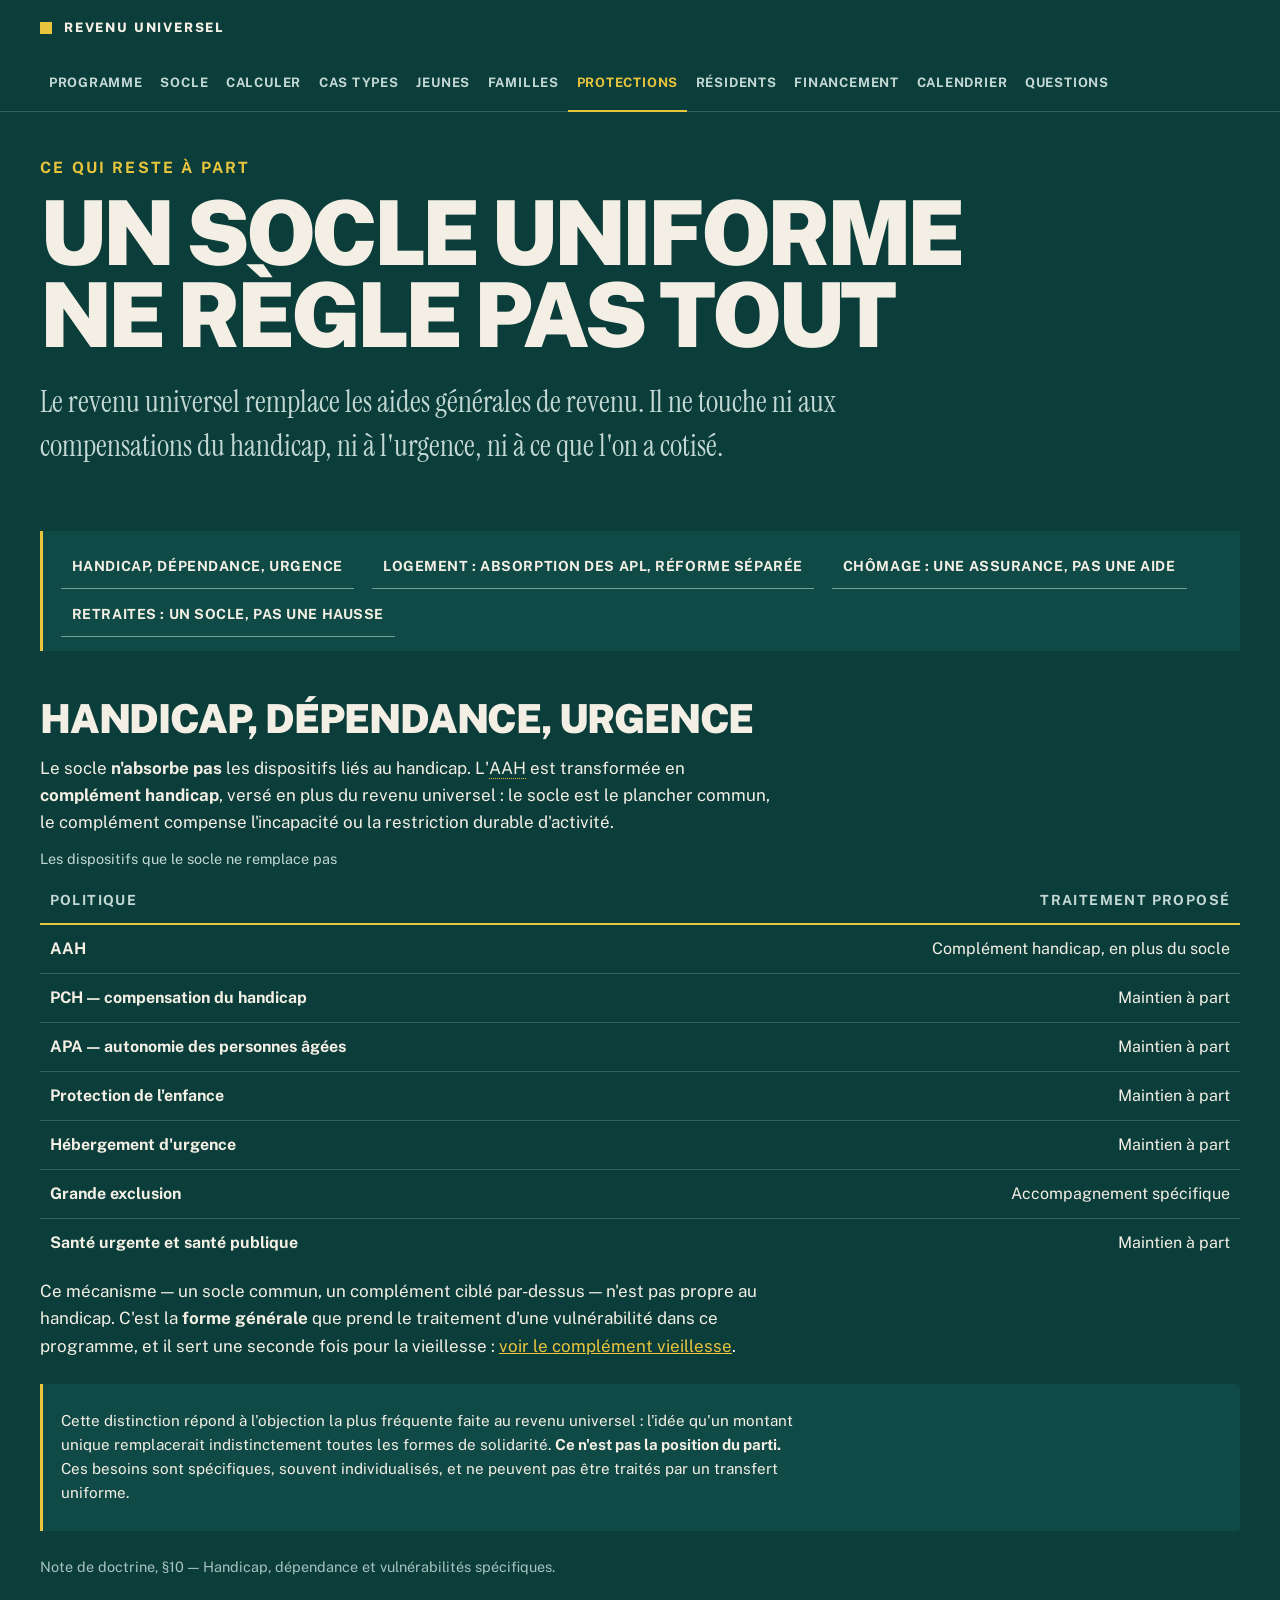
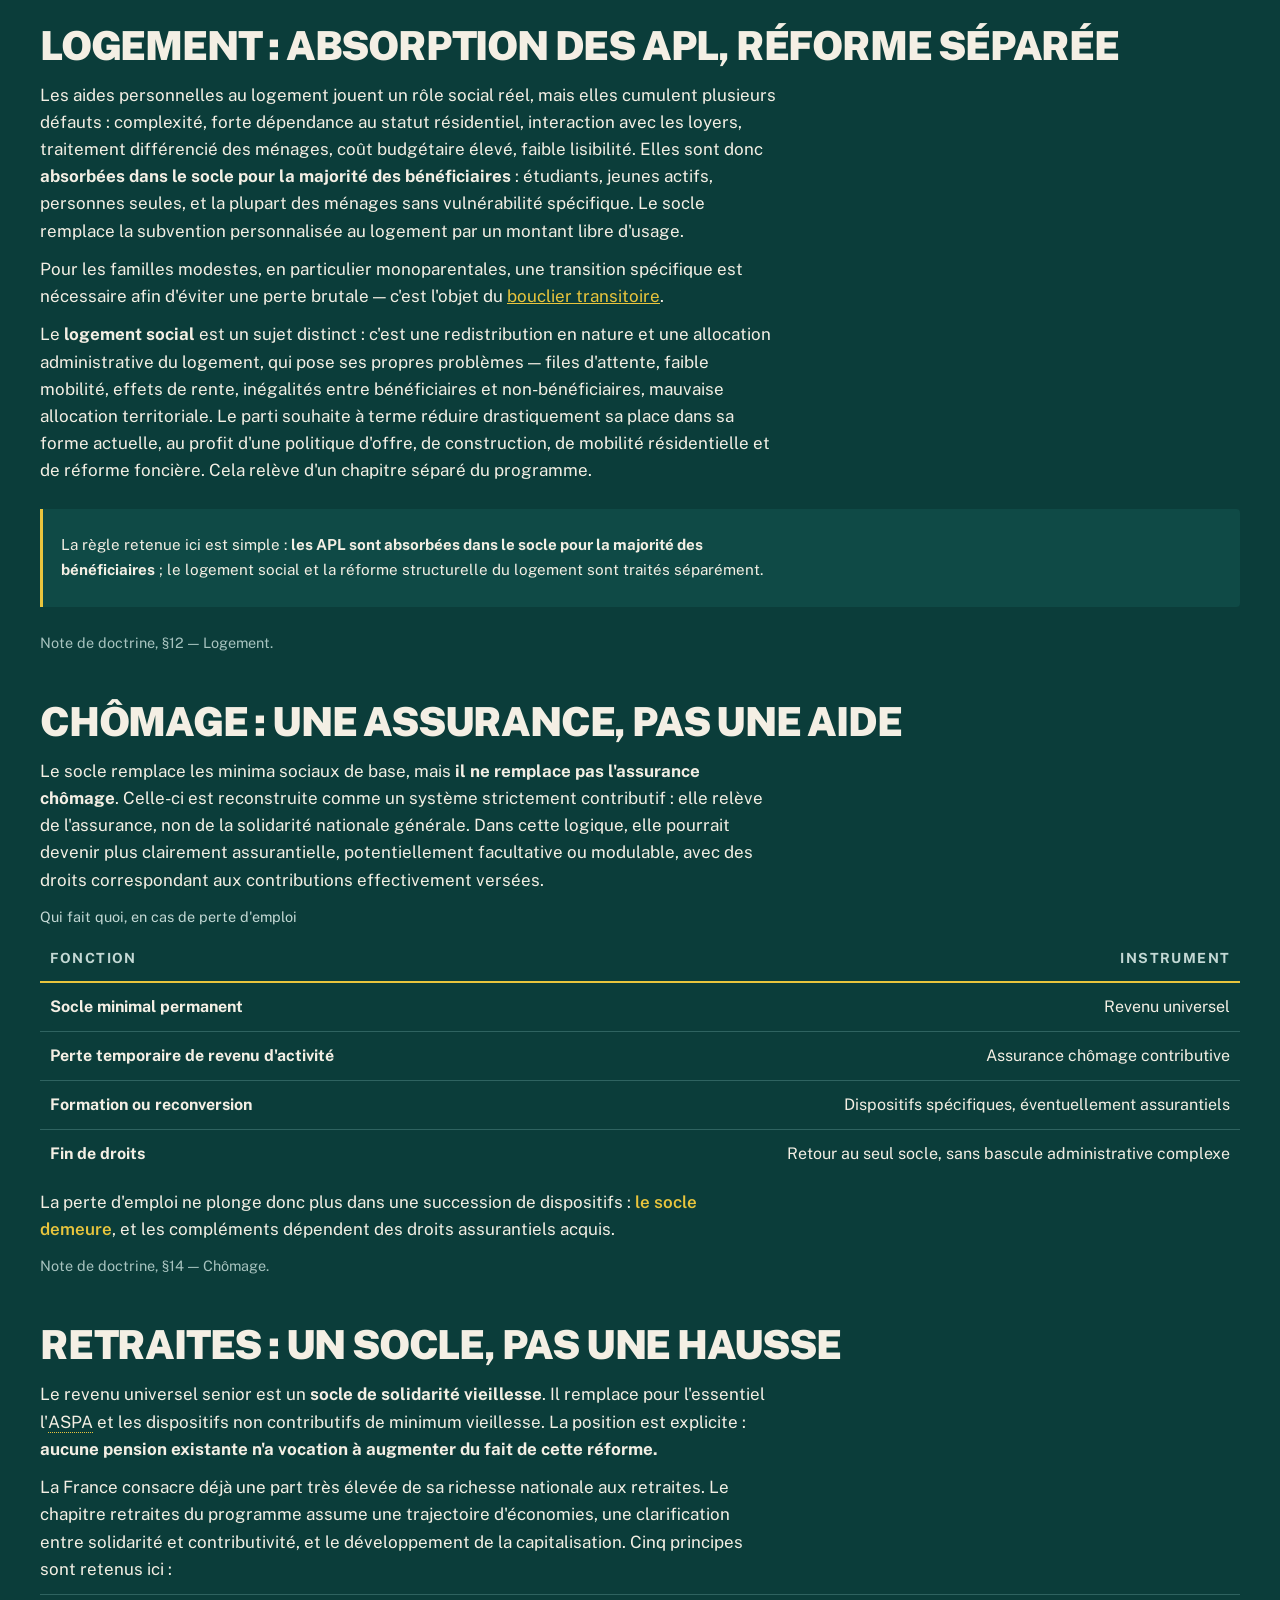
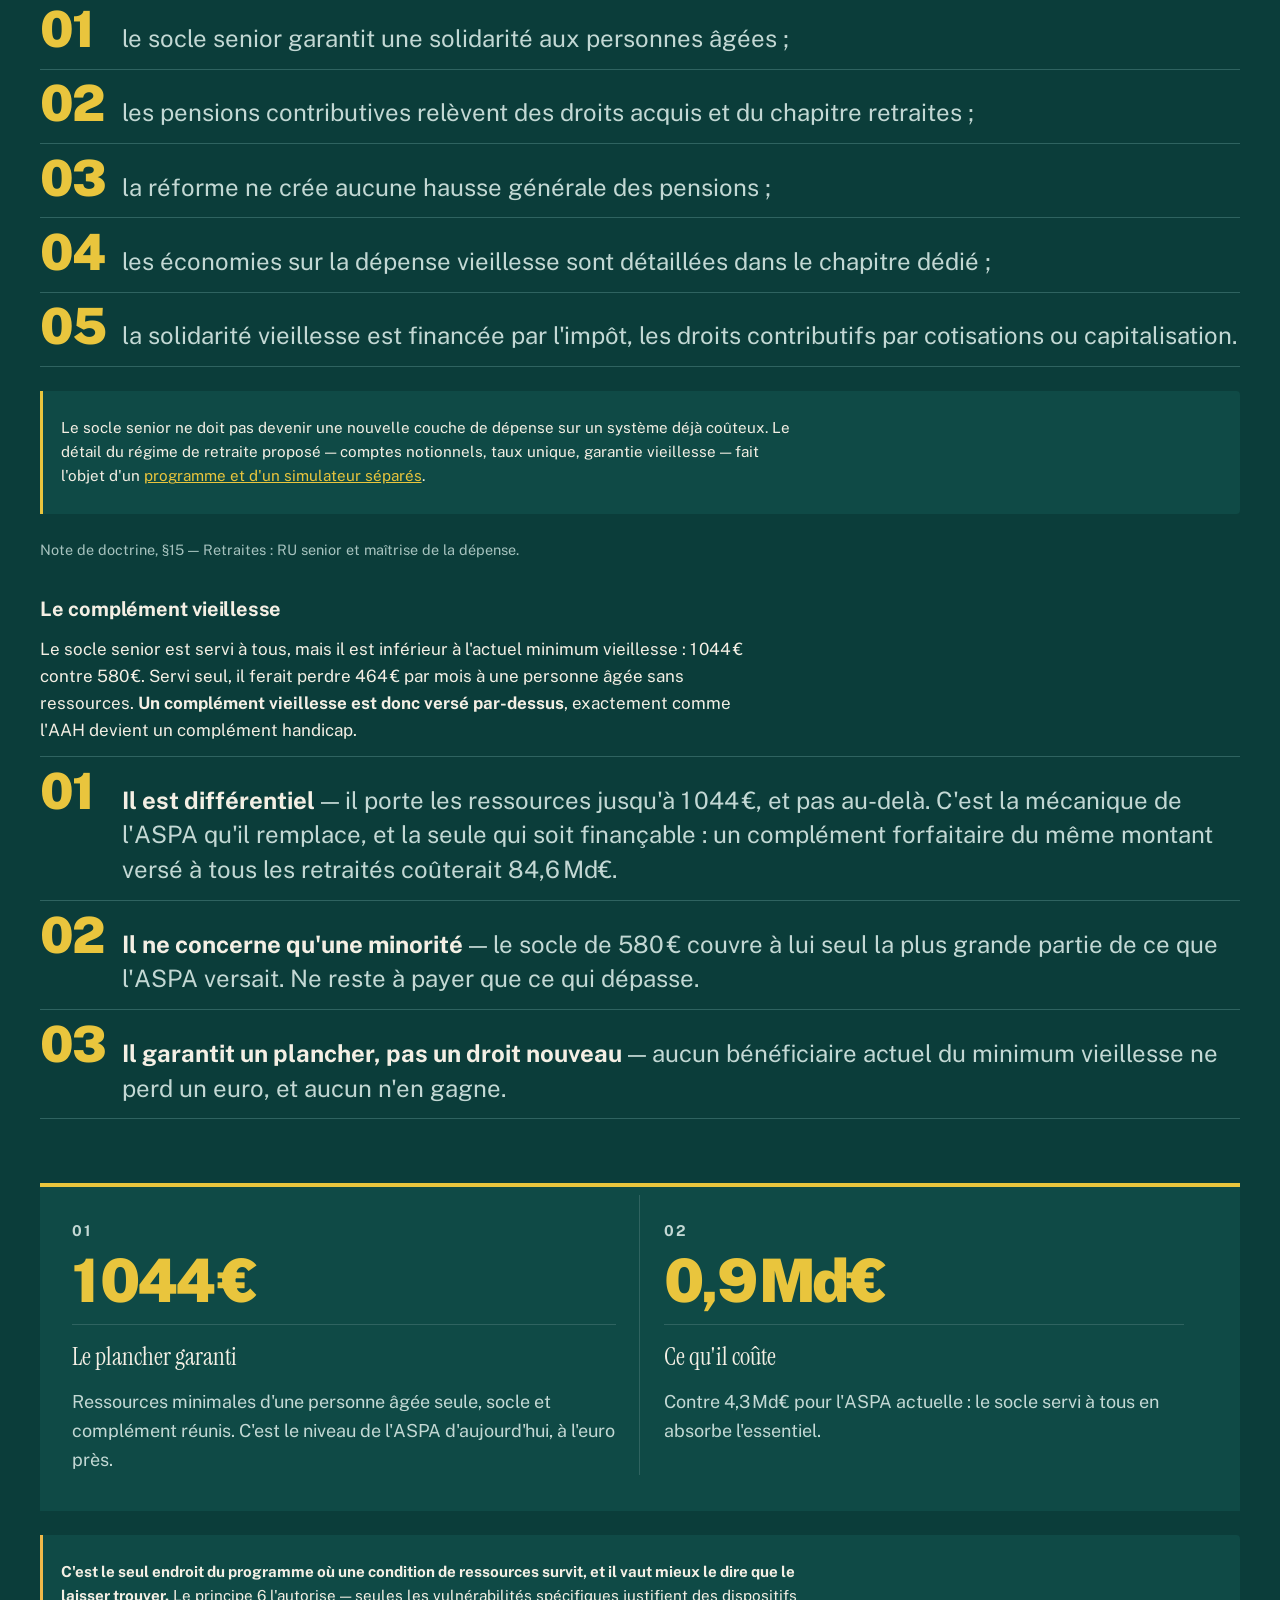
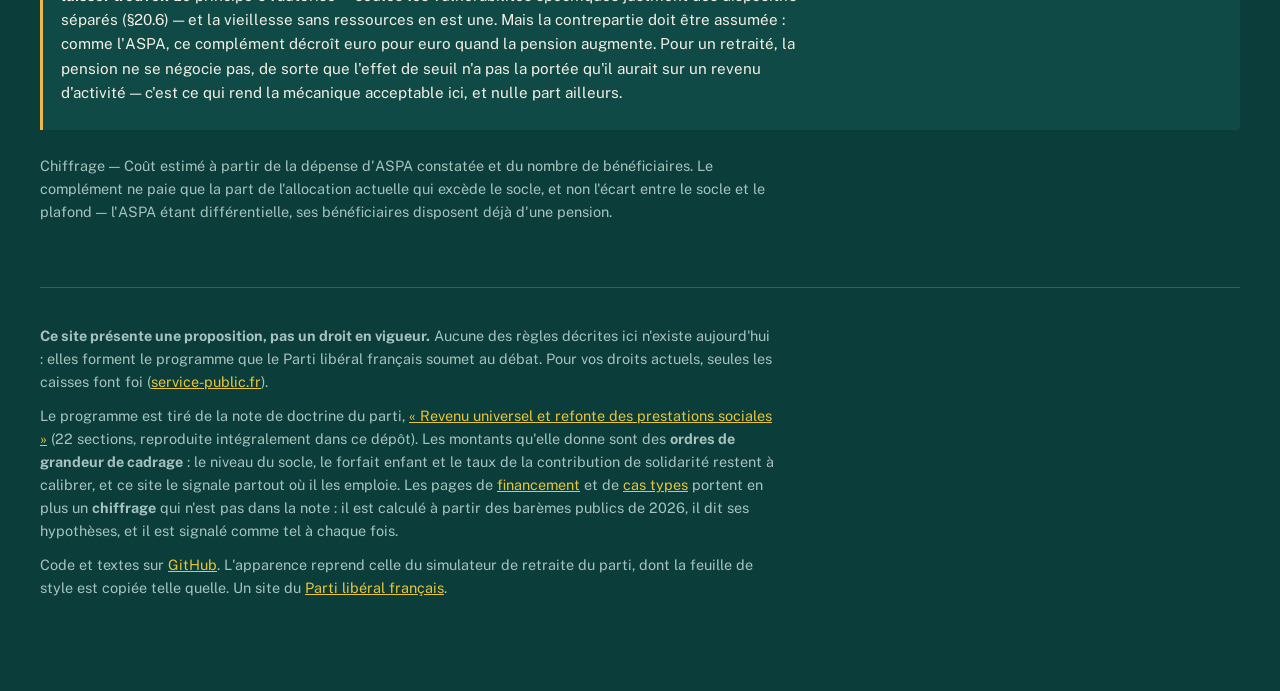
<file: protections.html>
<!doctype html>
<html lang="fr">
<head>
<meta charset="utf-8">
<meta name="viewport" content="width=device-width, initial-scale=1">
<!-- Le vert profond de l'affiche : sur un téléphone, la barre du navigateur le
     reprend, et la page commence où elle commence. -->
<meta name="theme-color" content="#0b3d3a">
<title>Ce qui reste à part — Revenu universel — refonte des prestations sociales</title>
<meta name="description" content="Handicap, dépendance, protection de l'enfance, hébergement d'urgence, chômage contributif, pensions : les dispositifs que le revenu universel ne remplace pas, et pourquoi.">
<link rel="icon" href="moteur/icone.svg" type="image/svg+xml">
<link rel="apple-touch-icon" href="moteur/icone.svg">
<!-- La feuille de style est celle du simulateur de retraite du parti, copiée
     telle quelle : les deux sites sont une seule affiche. -->
<link rel="stylesheet" href="moteur/style.css">
</head>
<body>
<a class="evitement" href="#contenu">Aller au contenu</a>
<header class="bandeau"><div class="interieur">
  <p class="nom"><a href="index.html"><svg class="icone" viewBox="0 0 24 24" fill="none" stroke="currentColor" stroke-width="2" stroke-linecap="round" stroke-linejoin="round" aria-hidden="true" focusable="false"><path d="M16 21v-2a4 4 0 0 0-4-4H6a4 4 0 0 0-4 4v2" /><circle cx="9" cy="7" r="4" /><path d="M22 21v-2a4 4 0 0 0-3-3.87" /><path d="M16 3.13a4 4 0 0 1 0 7.75" /></svg><span>Revenu universel</span></a></p>
  <nav aria-label="Navigation principale"><span class="groupe"><span class="etiquette">La promesse</span><span class="liens"><a href="index.html">Programme</a></span></span><span class="groupe"><span class="etiquette">Ce que ça change</span><span class="liens"><a href="revenu-universel.html">Socle</a><a href="simulateur.html">Calculer</a><a href="cas-types.html">Cas types</a><a href="jeunes.html">Jeunes</a><a href="familles.html">Familles</a><a href="protections.html" aria-current="page">Protections</a></span></span><span class="groupe"><span class="etiquette">Les règles</span><span class="liens"><a href="nouveaux-residents.html">Résidents</a><a href="financement.html">Financement</a><a href="calendrier.html">Calendrier</a></span></span><span class="groupe"><span class="etiquette">Comprendre</span><span class="liens"><a href="questions.html">Questions</a></span></span></nav>
</div></header>
<main id="contenu">
<div class="affiche"><p class="surtitre">Ce qui reste à part</p><h1>Un socle uniforme<br>ne règle pas tout</h1><p class="chapeau">Le revenu universel remplace les aides générales de revenu. Il ne touche ni aux compensations du handicap, ni à l'urgence, ni à ce que l'on a cotisé.</p></div>

<nav class="plan" aria-label="Dans cette page"><p class="etiquette">Dans cette page</p><ol><li><a href="#handicap">Handicap, dépendance, urgence</a></li><li><a href="#logement">Logement : absorption des APL, réforme séparée</a></li><li><a href="#chomage">Chômage : une assurance, pas une aide</a></li><li><a href="#retraites">Retraites : un socle, pas une hausse</a></li></ol></nav>
<section id="handicap"><h2>Handicap, dépendance, urgence</h2><p>Le socle <strong>n'absorbe pas</strong> les dispositifs liés au handicap. L'<span class="mot"><span class="terme" role="button" tabindex="0" aria-expanded="false">AAH</span><span class="bulle" role="note" hidden>Allocation aux adultes handicapés : prestation actuelle versée aux personnes dont le handicap limite durablement l&#x27;accès à l&#x27;emploi.</span></span> est transformée en <strong>complément handicap</strong>, versé en plus du revenu universel : le socle est le plancher commun, le complément compense l'incapacité ou la restriction durable d'activité.</p><div class="defilant" tabindex="0" role="region" aria-label="Les dispositifs que le socle ne remplace pas"><table><caption><span>Les dispositifs que le socle ne remplace pas</span></caption><thead><tr><th class="texte" scope="col">Politique</th><th class="long" scope="col">Traitement proposé</th></tr></thead><tbody><tr><th class="texte" scope="row">AAH</th><td class="long">Complément handicap, en plus du socle</td></tr><tr><th class="texte" scope="row">PCH — compensation du handicap</th><td class="long">Maintien à part</td></tr><tr><th class="texte" scope="row">APA — autonomie des personnes âgées</th><td class="long">Maintien à part</td></tr><tr><th class="texte" scope="row">Protection de l'enfance</th><td class="long">Maintien à part</td></tr><tr><th class="texte" scope="row">Hébergement d'urgence</th><td class="long">Maintien à part</td></tr><tr><th class="texte" scope="row">Grande exclusion</th><td class="long">Accompagnement spécifique</td></tr><tr><th class="texte" scope="row">Santé urgente et santé publique</th><td class="long">Maintien à part</td></tr></tbody></table></div><p>Ce mécanisme — un socle commun, un complément ciblé par-dessus — n'est pas propre au handicap. C'est la <strong>forme générale</strong> que prend le traitement d'une vulnérabilité dans ce programme, et il sert une seconde fois pour la vieillesse : <a href="#complement-vieillesse">voir le complément vieillesse</a>.</p><div class="note"><p>Cette distinction répond à l'objection la plus fréquente faite au revenu universel : l'idée qu'un montant unique remplacerait indistinctement toutes les formes de solidarité. <strong>Ce n'est pas la position du parti.</strong> Ces besoins sont spécifiques, souvent individualisés, et ne peuvent pas être traités par un transfert uniforme.</p></div><p class="discret">Note de doctrine, §10 — Handicap, dépendance et vulnérabilités spécifiques.</p></section><section id="logement"><h2>Logement : absorption des APL, réforme séparée</h2><p>Les aides personnelles au logement jouent un rôle social réel, mais elles cumulent plusieurs défauts : complexité, forte dépendance au statut résidentiel, interaction avec les loyers, traitement différencié des ménages, coût budgétaire élevé, faible lisibilité. Elles sont donc <strong>absorbées dans le socle pour la majorité des bénéficiaires</strong> : étudiants, jeunes actifs, personnes seules, et la plupart des ménages sans vulnérabilité spécifique. Le socle remplace la subvention personnalisée au logement par un montant libre d'usage.</p><p>Pour les familles modestes, en particulier monoparentales, une transition spécifique est nécessaire afin d'éviter une perte brutale — c'est l'objet du <a href="familles.html#bouclier">bouclier transitoire</a>.</p><p>Le <strong>logement social</strong> est un sujet distinct : c'est une redistribution en nature et une allocation administrative du logement, qui pose ses propres problèmes — files d'attente, faible mobilité, effets de rente, inégalités entre bénéficiaires et non-bénéficiaires, mauvaise allocation territoriale. Le parti souhaite à terme réduire drastiquement sa place dans sa forme actuelle, au profit d'une politique d'offre, de construction, de mobilité résidentielle et de réforme foncière. Cela relève d'un chapitre séparé du programme.</p><div class="note"><p>La règle retenue ici est simple : <strong>les APL sont absorbées dans le socle pour la majorité des bénéficiaires</strong> ; le logement social et la réforme structurelle du logement sont traités séparément.</p></div><p class="discret">Note de doctrine, §12 — Logement.</p></section><section id="chomage"><h2>Chômage : une assurance, pas une aide</h2><p>Le socle remplace les minima sociaux de base, mais <strong>il ne remplace pas l'assurance chômage</strong>. Celle-ci est reconstruite comme un système strictement contributif : elle relève de l'assurance, non de la solidarité nationale générale. Dans cette logique, elle pourrait devenir plus clairement assurantielle, potentiellement facultative ou modulable, avec des droits correspondant aux contributions effectivement versées.</p><div class="defilant" tabindex="0" role="region" aria-label="Qui fait quoi, en cas de perte d&#x27;emploi"><table><caption><span>Qui fait quoi, en cas de perte d&#x27;emploi</span></caption><thead><tr><th class="texte" scope="col">Fonction</th><th class="long" scope="col">Instrument</th></tr></thead><tbody><tr><th class="texte" scope="row">Socle minimal permanent</th><td class="long">Revenu universel</td></tr><tr><th class="texte" scope="row">Perte temporaire de revenu d'activité</th><td class="long">Assurance chômage contributive</td></tr><tr><th class="texte" scope="row">Formation ou reconversion</th><td class="long">Dispositifs spécifiques, éventuellement assurantiels</td></tr><tr><th class="texte" scope="row">Fin de droits</th><td class="long">Retour au seul socle, sans bascule administrative complexe</td></tr></tbody></table></div><p>La perte d'emploi ne plonge donc plus dans une succession de dispositifs : <span class="cle-texte">le socle demeure</span>, et les compléments dépendent des droits assurantiels acquis.</p><p class="discret">Note de doctrine, §14 — Chômage.</p></section><section id="retraites"><h2>Retraites : un socle, pas une hausse</h2><p>Le revenu universel senior est un <strong>socle de solidarité vieillesse</strong>. Il remplace pour l'essentiel l'<span class="mot"><span class="terme" role="button" tabindex="0" aria-expanded="false">ASPA</span><span class="bulle" role="note" hidden>Allocation de solidarité aux personnes âgées, l&#x27;actuel minimum vieillesse, versée sous condition de ressources.</span></span> et les dispositifs non contributifs de minimum vieillesse. La position est explicite : <strong>aucune pension existante n'a vocation à augmenter du fait de cette réforme.</strong></p><p>La France consacre déjà une part très élevée de sa richesse nationale aux retraites. Le chapitre retraites du programme assume une trajectoire d'économies, une clarification entre solidarité et contributivité, et le développement de la capitalisation. Cinq principes sont retenus ici :</p><ol class="gestes"><li><span class="rang" aria-hidden="true">01</span><span>le socle senior garantit une solidarité aux personnes âgées ;</span></li><li><span class="rang" aria-hidden="true">02</span><span>les pensions contributives relèvent des droits acquis et du chapitre retraites ;</span></li><li><span class="rang" aria-hidden="true">03</span><span>la réforme ne crée aucune hausse générale des pensions ;</span></li><li><span class="rang" aria-hidden="true">04</span><span>les économies sur la dépense vieillesse sont détaillées dans le chapitre dédié ;</span></li><li><span class="rang" aria-hidden="true">05</span><span>la solidarité vieillesse est financée par l'impôt, les droits contributifs par cotisations ou capitalisation.</span></li></ol><div class="note"><p>Le socle senior ne doit pas devenir une nouvelle couche de dépense sur un système déjà coûteux. Le détail du régime de retraite proposé — comptes notionnels, taux unique, garantie vieillesse — fait l'objet d'un <a href="https://github.com/g-pliberal/retraitecomptenotionelle">programme et d'un simulateur séparés</a>.</p></div><p class="discret">Note de doctrine, §15 — Retraites : RU senior et maîtrise de la dépense.</p><div id="complement-vieillesse"><h3>Le complément vieillesse</h3><p>Le socle senior est servi à tous, mais il est inférieur à l'actuel minimum vieillesse : 1 044 € contre 580 €. Servi seul, il ferait perdre 464 € par mois à une personne âgée sans ressources. <strong>Un complément vieillesse est donc versé par-dessus</strong>, exactement comme l'AAH devient un complément handicap.</p><ol class="gestes"><li><span class="rang" aria-hidden="true">01</span><span><strong>Il est différentiel</strong> — il porte les ressources jusqu'à 1 044 €, et pas au-delà. C'est la mécanique de l'ASPA qu'il remplace, et la seule qui soit finançable : un complément forfaitaire du même montant versé à tous les retraités coûterait 84,6 Md€.</span></li><li><span class="rang" aria-hidden="true">02</span><span><strong>Il ne concerne qu'une minorité</strong> — le socle de 580 € couvre à lui seul la plus grande partie de ce que l'ASPA versait. Ne reste à payer que ce qui dépasse.</span></li><li><span class="rang" aria-hidden="true">03</span><span><strong>Il garantit un plancher, pas un droit nouveau</strong> — aucun bénéficiaire actuel du minimum vieillesse ne perd un euro, et aucun n'en gagne.</span></li></ol><section class="engagements" aria-label="Les chiffres du programme"><div class="grille"><div class="engagement"><div class="rang" aria-hidden="true">01</div><div class="chiffre">1 044 €</div><div class="promesse">Le plancher garanti</div><div class="detail">Ressources minimales d'une personne âgée seule, socle et complément réunis. C'est le niveau de l'ASPA d'aujourd'hui, à l'euro près.</div></div><div class="engagement"><div class="rang" aria-hidden="true">02</div><div class="chiffre">0,9 Md€</div><div class="promesse">Ce qu'il coûte</div><div class="detail">Contre 4,3 Md€ pour l'ASPA actuelle : le socle servi à tous en absorbe l'essentiel.</div></div></div></section><div class="note vigilance"><p><strong>C'est le seul endroit du programme où une condition de ressources survit, et il vaut mieux le dire que le laisser trouver.</strong> Le principe 6 l'autorise — seules les vulnérabilités spécifiques justifient des dispositifs séparés (§20.6) — et la vieillesse sans ressources en est une. Mais la contrepartie doit être assumée : comme l'ASPA, ce complément décroît euro pour euro quand la pension augmente. Pour un retraité, la pension ne se négocie pas, de sorte que l'effet de seuil n'a pas la portée qu'il aurait sur un revenu d'activité — c'est ce qui rend la mécanique acceptable ici, et nulle part ailleurs.</p></div><p class="discret">Chiffrage — Coût estimé à partir de la dépense d'ASPA constatée et du nombre de bénéficiaires. Le complément ne paie que la part de l'allocation actuelle qui excède le socle, et non l'écart entre le socle et le plafond — l'ASPA étant différentielle, ses bénéficiaires disposent déjà d'une pension.</p></div></section>
</main>
<footer>
  <p><strong>Ce site présente une proposition, pas un droit en vigueur.</strong>
  Aucune des règles décrites ici n'existe aujourd'hui : elles forment le
  programme que le Parti libéral français soumet au débat. Pour vos droits
  actuels, seules les caisses font foi
  (<a href="https://www.service-public.fr/">service-public.fr</a>).</p>
  <p>Le programme est tiré de la note de doctrine du parti,
  <a href="documents/note-revenu-universel.pdf">« Revenu universel et refonte des prestations sociales »</a>
  (22 sections, reproduite intégralement dans ce dépôt). Les montants qu'elle
  donne sont des <strong>ordres de grandeur de cadrage</strong> : le niveau du
  socle, le forfait enfant et le taux de la contribution de solidarité restent à
  calibrer, et ce site le signale partout où il les emploie. Les pages de
  <a href="financement.html">financement</a> et de
  <a href="cas-types.html">cas types</a> portent en plus un
  <strong>chiffrage</strong> qui n'est pas dans la note : il est calculé à
  partir des barèmes publics de 2026, il dit ses hypothèses, et il est signalé
  comme tel à chaque fois.</p>
  <p>Code et textes sur <a href="https://github.com/g-pliberal/PrestationsSociales">GitHub</a>. L'apparence reprend celle du
  simulateur de retraite du parti, dont la feuille de style est copiée telle
  quelle. <span class="retour-site">Un site du
  <a href="https://partiliberalfrancais.fr/" target="_top">Parti libéral français</a>.</span></p>
</footer>
<script src="moteur/site.js" defer></script>
</body>
</html>
</file>
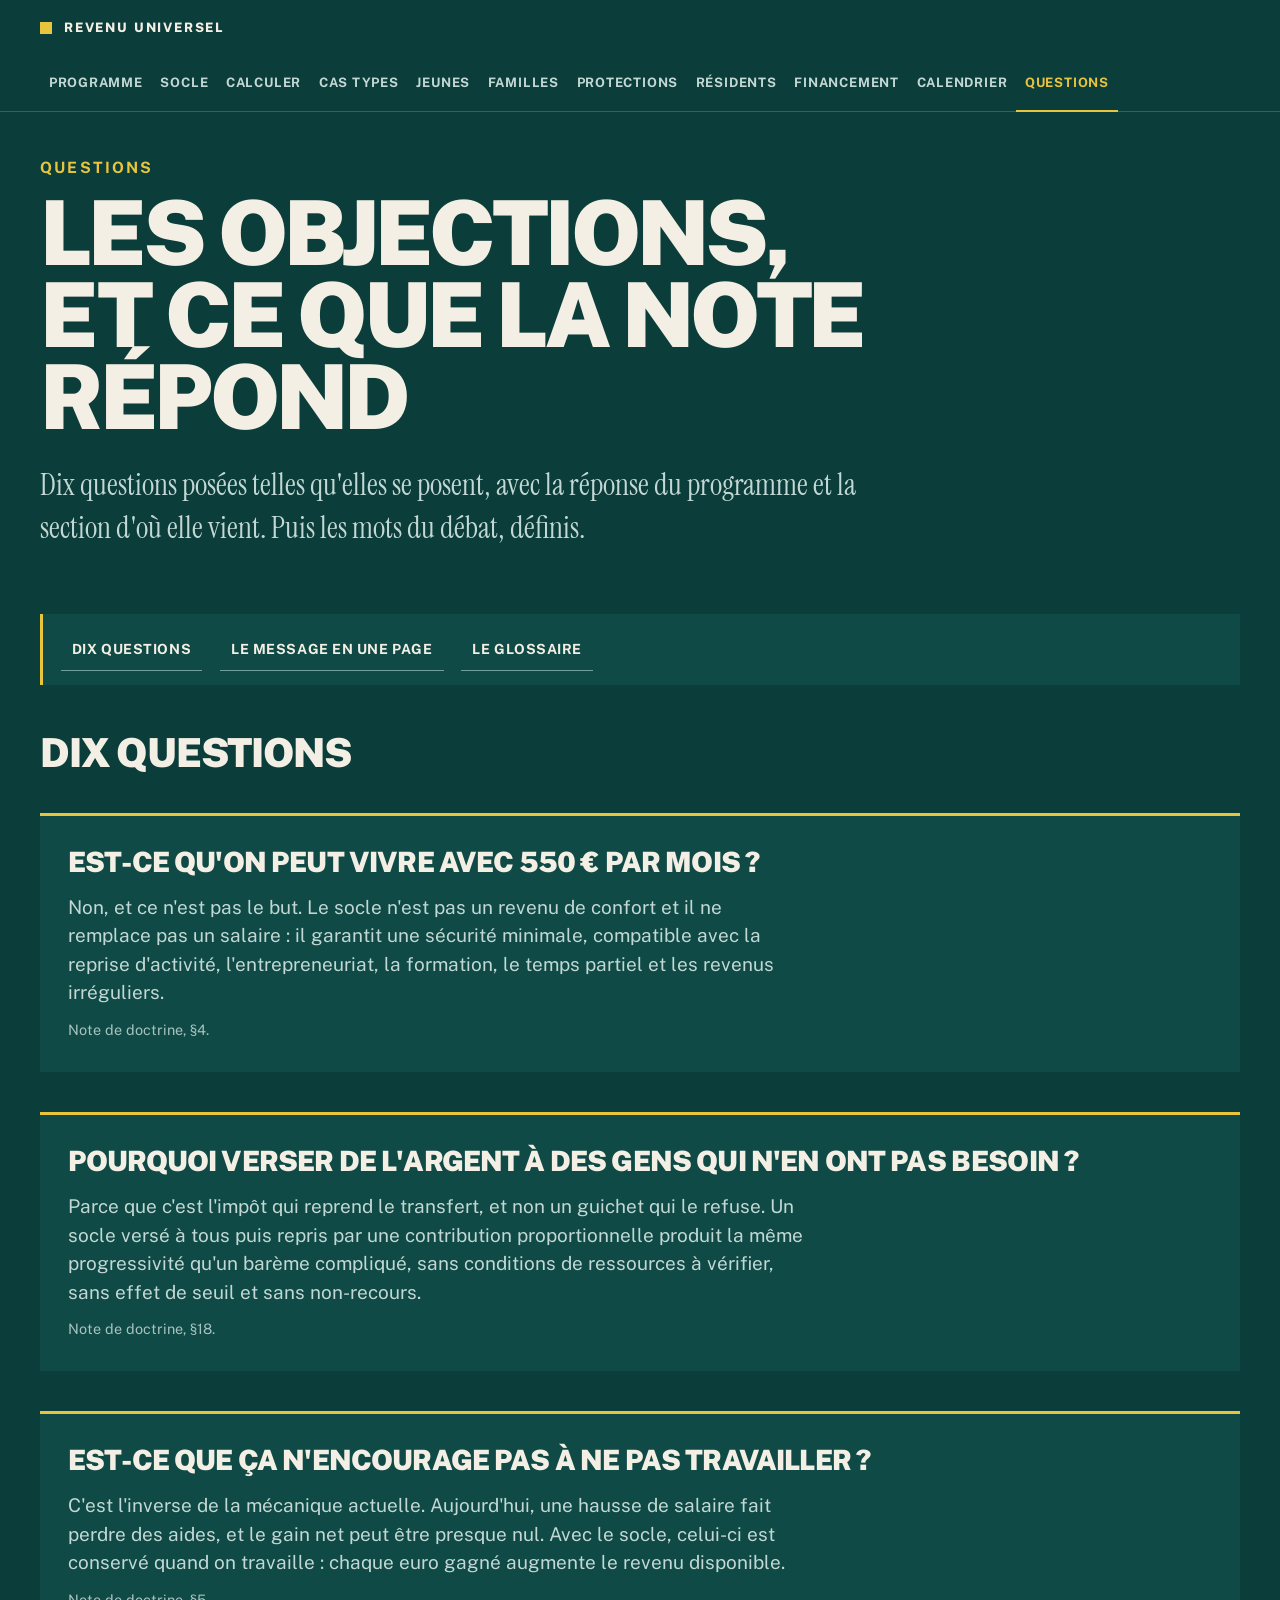
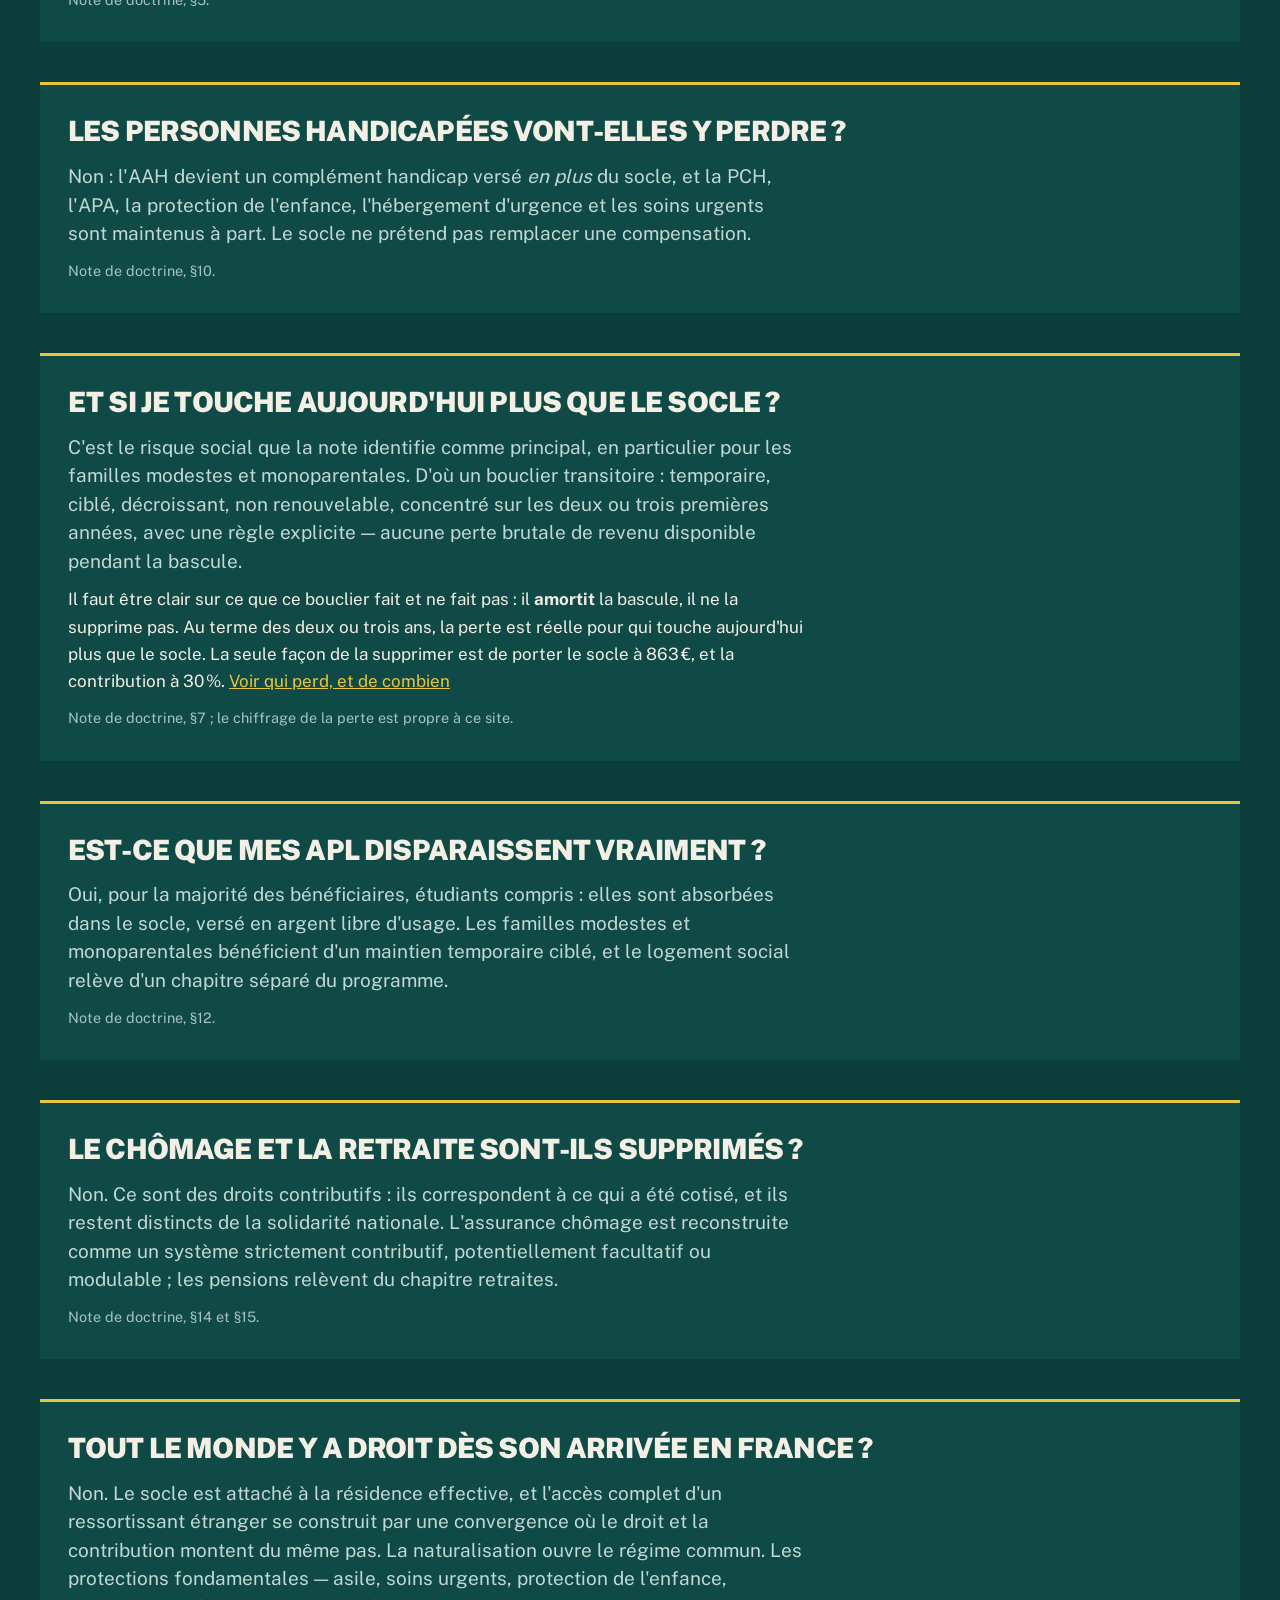
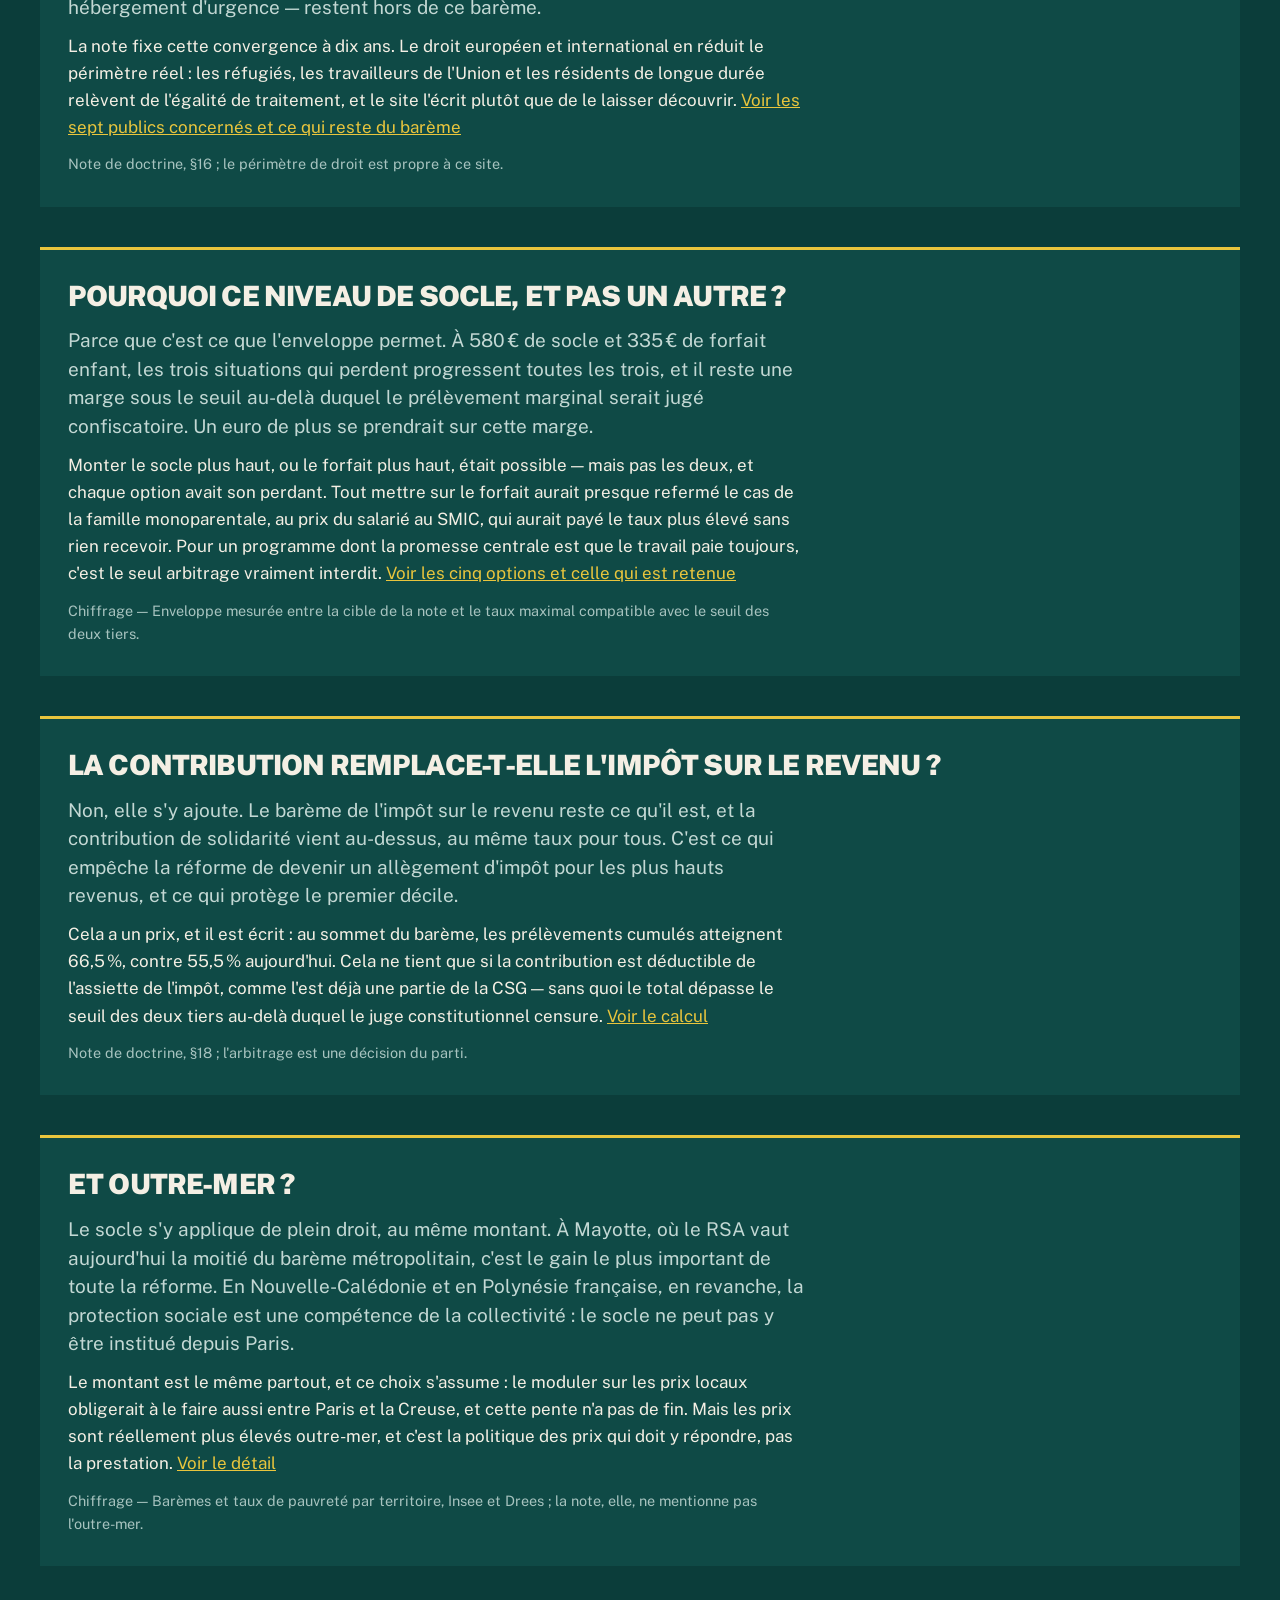
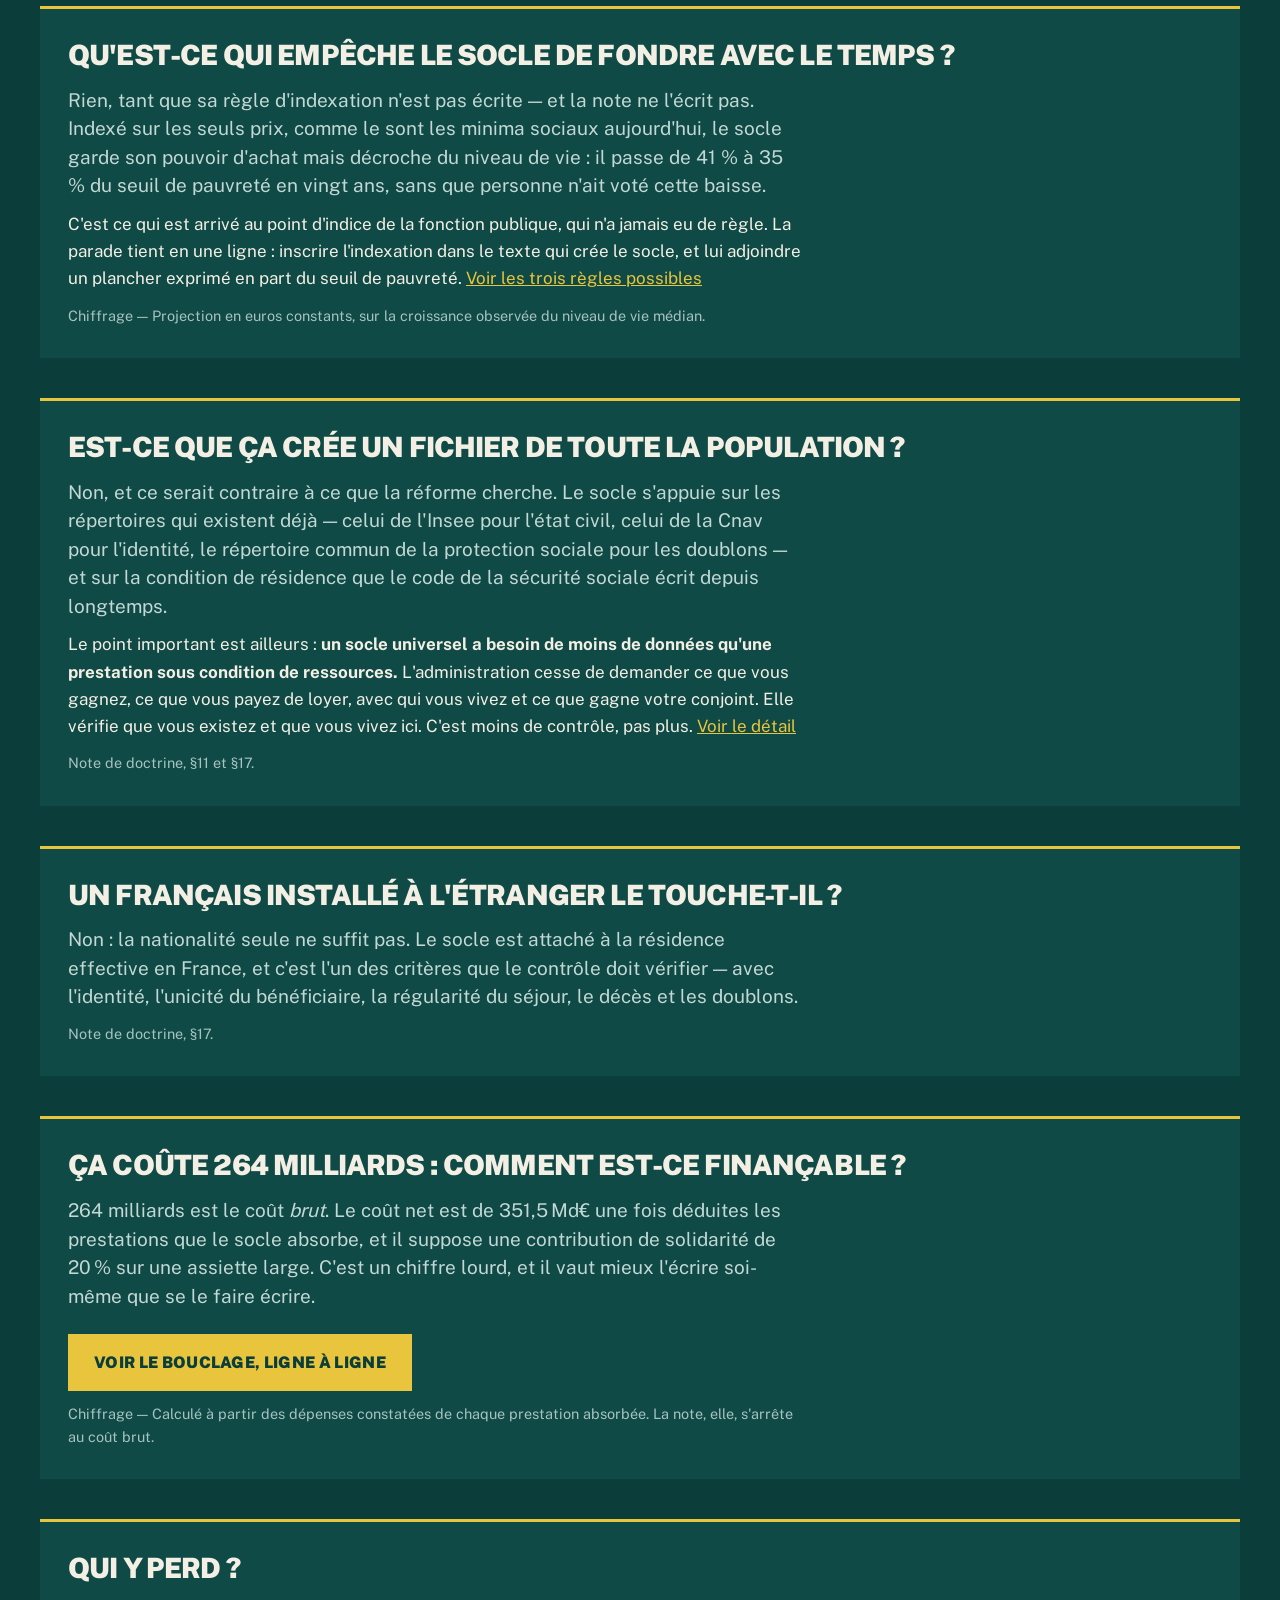
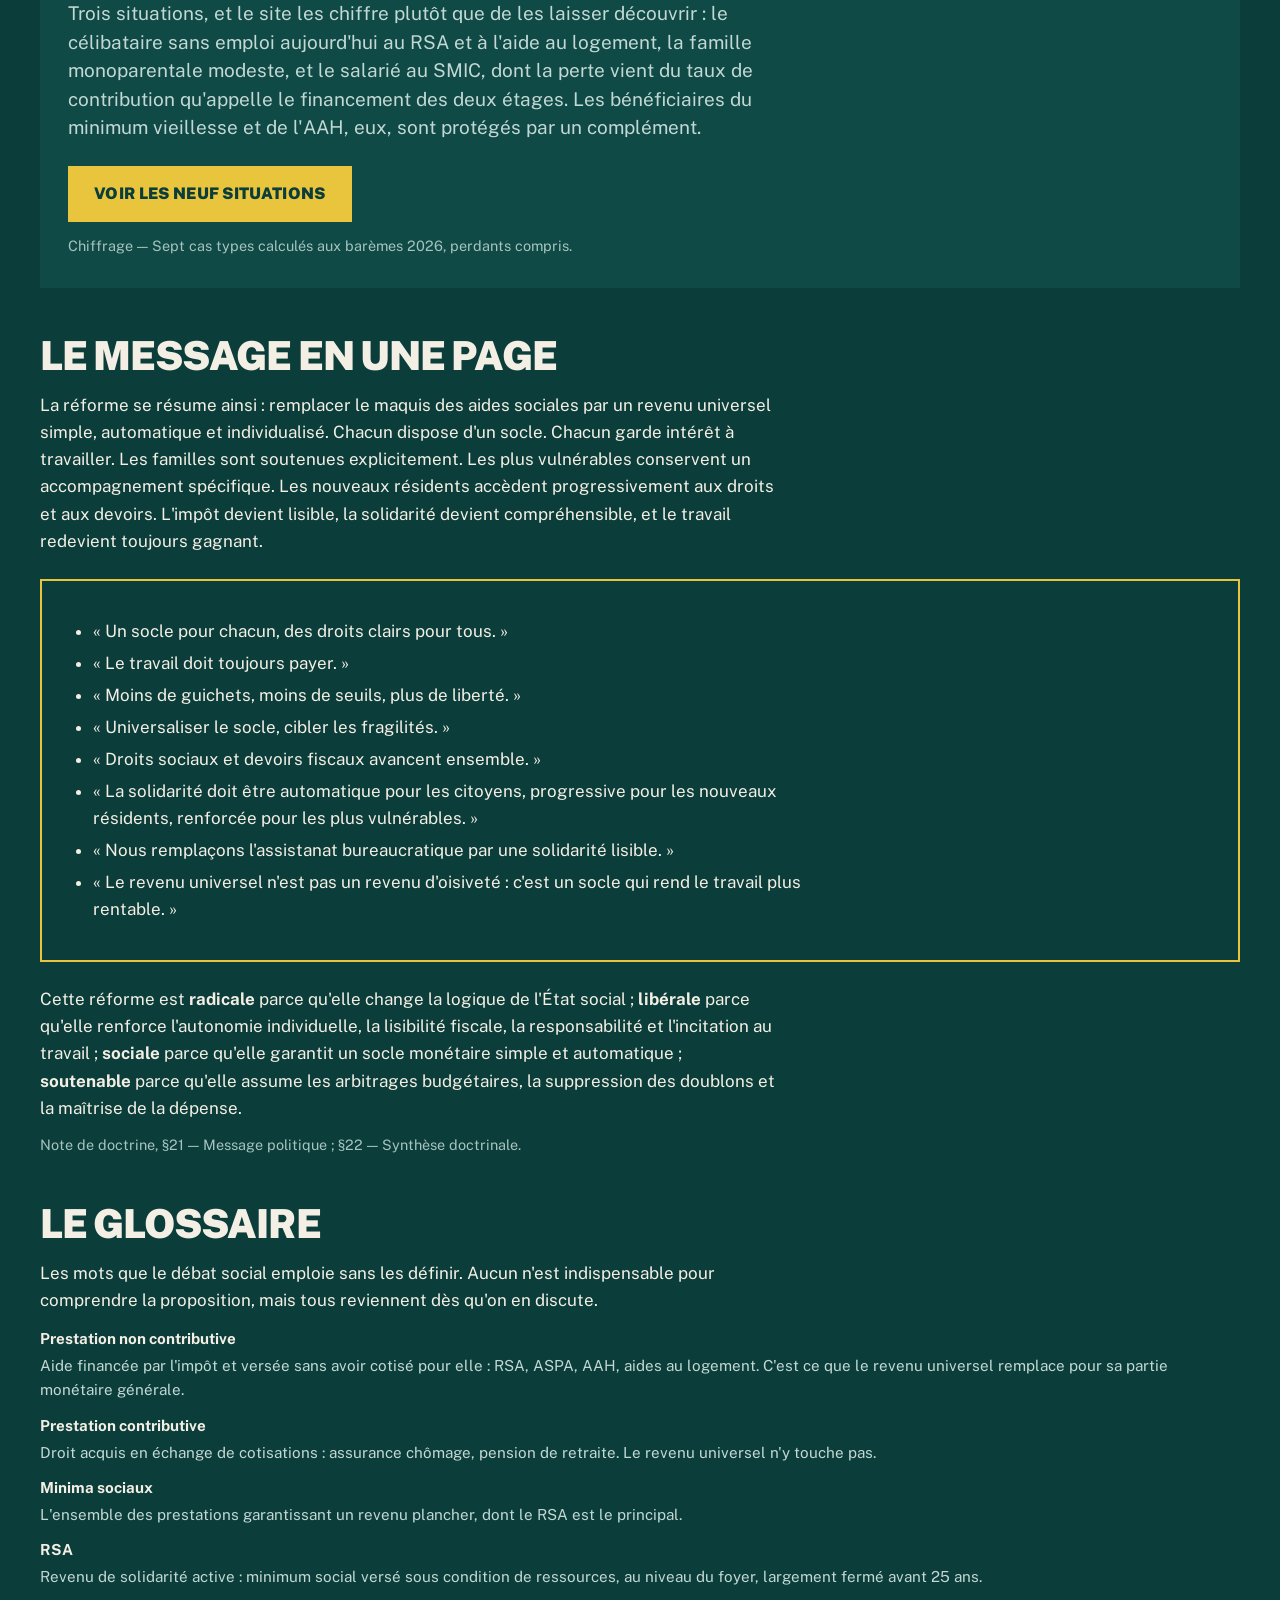
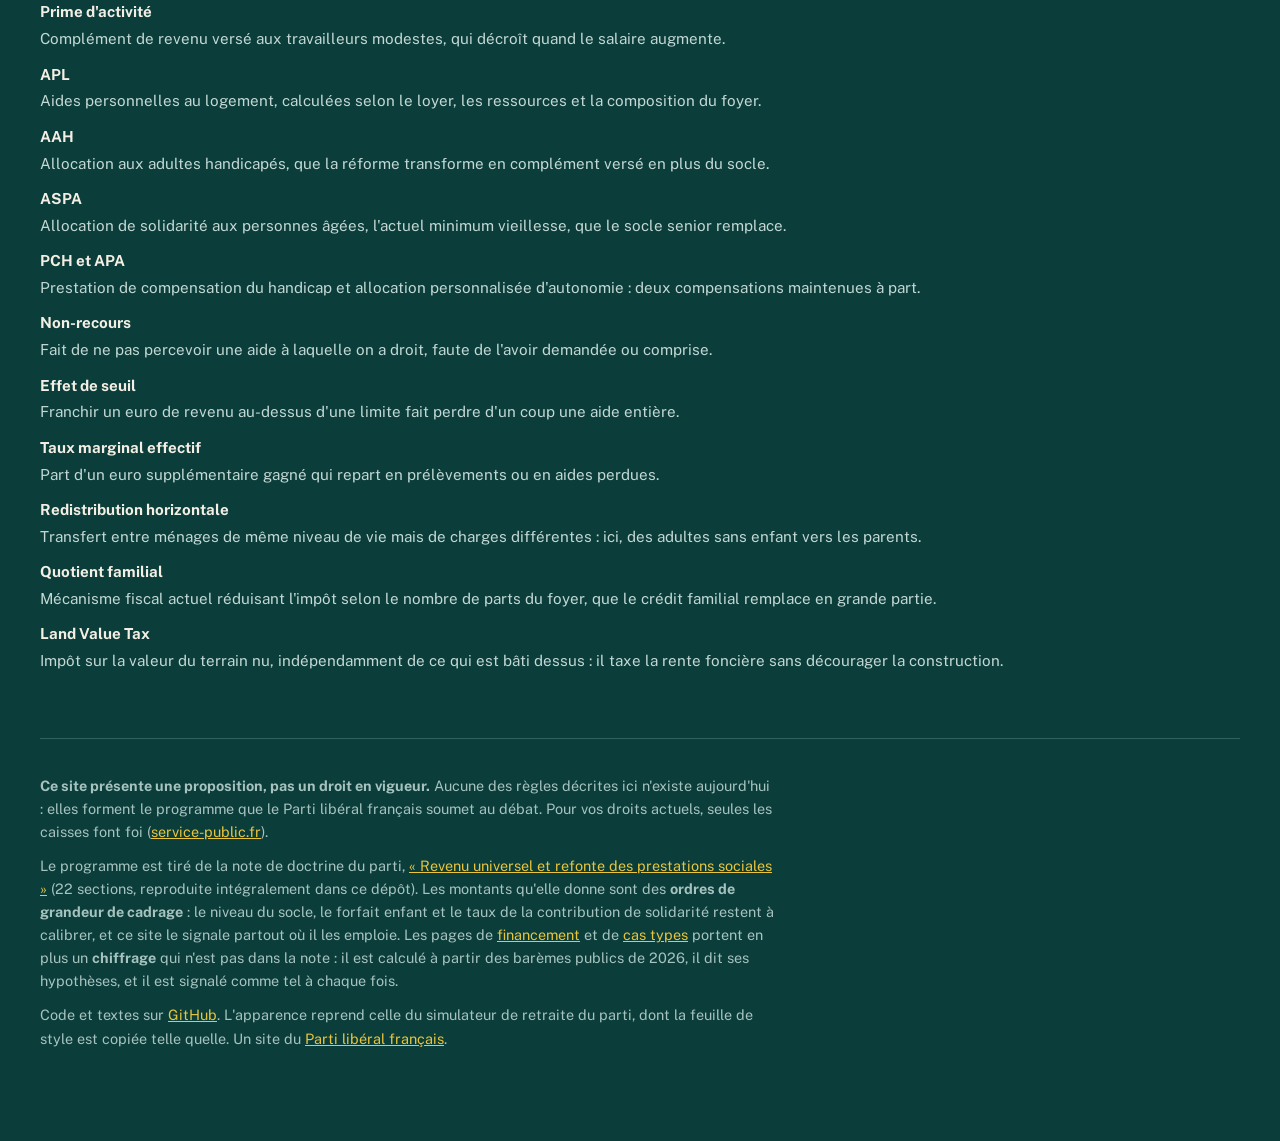
<file: questions.html>
<!doctype html>
<html lang="fr">
<head>
<meta charset="utf-8">
<meta name="viewport" content="width=device-width, initial-scale=1">
<!-- Le vert profond de l'affiche : sur un téléphone, la barre du navigateur le
     reprend, et la page commence où elle commence. -->
<meta name="theme-color" content="#0b3d3a">
<title>Questions — Revenu universel — refonte des prestations sociales</title>
<meta name="description" content="Les dix questions que l'on pose en premier sur le revenu universel, les réponses de la note de doctrine, et un glossaire des mots du débat social.">
<link rel="icon" href="moteur/icone.svg" type="image/svg+xml">
<link rel="apple-touch-icon" href="moteur/icone.svg">
<!-- La feuille de style est celle du simulateur de retraite du parti, copiée
     telle quelle : les deux sites sont une seule affiche. -->
<link rel="stylesheet" href="moteur/style.css">
</head>
<body>
<a class="evitement" href="#contenu">Aller au contenu</a>
<header class="bandeau"><div class="interieur">
  <p class="nom"><a href="index.html"><svg class="icone" viewBox="0 0 24 24" fill="none" stroke="currentColor" stroke-width="2" stroke-linecap="round" stroke-linejoin="round" aria-hidden="true" focusable="false"><path d="M16 21v-2a4 4 0 0 0-4-4H6a4 4 0 0 0-4 4v2" /><circle cx="9" cy="7" r="4" /><path d="M22 21v-2a4 4 0 0 0-3-3.87" /><path d="M16 3.13a4 4 0 0 1 0 7.75" /></svg><span>Revenu universel</span></a></p>
  <nav aria-label="Navigation principale"><span class="groupe"><span class="etiquette">La promesse</span><span class="liens"><a href="index.html">Programme</a></span></span><span class="groupe"><span class="etiquette">Ce que ça change</span><span class="liens"><a href="revenu-universel.html">Socle</a><a href="simulateur.html">Calculer</a><a href="cas-types.html">Cas types</a><a href="jeunes.html">Jeunes</a><a href="familles.html">Familles</a><a href="protections.html">Protections</a></span></span><span class="groupe"><span class="etiquette">Les règles</span><span class="liens"><a href="nouveaux-residents.html">Résidents</a><a href="financement.html">Financement</a><a href="calendrier.html">Calendrier</a></span></span><span class="groupe"><span class="etiquette">Comprendre</span><span class="liens"><a href="questions.html" aria-current="page">Questions</a></span></span></nav>
</div></header>
<main id="contenu">
<div class="affiche"><p class="surtitre">Questions</p><h1>Les objections,<br>et ce que la note répond</h1><p class="chapeau">Dix questions posées telles qu'elles se posent, avec la réponse du programme et la section d'où elle vient. Puis les mots du débat, définis.</p></div>

<nav class="plan" aria-label="Dans cette page"><p class="etiquette">Dans cette page</p><ol><li><a href="#faq">Dix questions</a></li><li><a href="#langage">Le message en une page</a></li><li><a href="#glossaire">Le glossaire</a></li></ol></nav>
<section id="faq"><h2>Dix questions</h2><section class="cle" id="q-montant"><h3>Est-ce qu&#x27;on peut vivre avec 550 € par mois ?</h3><p class="reponse">Non, et ce n'est pas le but. Le socle n'est pas un revenu de confort et il ne remplace pas un salaire : il garantit une sécurité minimale, compatible avec la reprise d'activité, l'entrepreneuriat, la formation, le temps partiel et les revenus irréguliers.</p><p class="discret">Note de doctrine, §4.</p></section><section class="cle" id="q-universalite"><h3>Pourquoi verser de l&#x27;argent à des gens qui n&#x27;en ont pas besoin ?</h3><p class="reponse">Parce que c'est l'impôt qui reprend le transfert, et non un guichet qui le refuse. Un socle versé à tous puis repris par une contribution proportionnelle produit la même progressivité qu'un barème compliqué, sans conditions de ressources à vérifier, sans effet de seuil et sans non-recours.</p><p class="discret">Note de doctrine, §18.</p></section><section class="cle" id="q-travail"><h3>Est-ce que ça n&#x27;encourage pas à ne pas travailler ?</h3><p class="reponse">C'est l'inverse de la mécanique actuelle. Aujourd'hui, une hausse de salaire fait perdre des aides, et le gain net peut être presque nul. Avec le socle, celui-ci est conservé quand on travaille : chaque euro gagné augmente le revenu disponible.</p><p class="discret">Note de doctrine, §5.</p></section><section class="cle" id="q-handicap"><h3>Les personnes handicapées vont-elles y perdre ?</h3><p class="reponse">Non : l'AAH devient un complément handicap versé <em>en plus</em> du socle, et la PCH, l'APA, la protection de l'enfance, l'hébergement d'urgence et les soins urgents sont maintenus à part. Le socle ne prétend pas remplacer une compensation.</p><p class="discret">Note de doctrine, §10.</p></section><section class="cle" id="q-perdants"><h3>Et si je touche aujourd&#x27;hui plus que le socle ?</h3><p class="reponse">C'est le risque social que la note identifie comme principal, en particulier pour les familles modestes et monoparentales. D'où un bouclier transitoire : temporaire, ciblé, décroissant, non renouvelable, concentré sur les deux ou trois premières années, avec une règle explicite — aucune perte brutale de revenu disponible pendant la bascule.</p><p>Il faut être clair sur ce que ce bouclier fait et ne fait pas : il <strong>amortit</strong> la bascule, il ne la supprime pas. Au terme des deux ou trois ans, la perte est réelle pour qui touche aujourd'hui plus que le socle. La seule façon de la supprimer est de porter le socle à 863 €, et la contribution à 30 %. <a href="cas-types.html">Voir qui perd, et de combien</a></p><p class="source"><p class="discret">Note de doctrine, §7 ; le chiffrage de la perte est propre à ce site.</p></p></section><section class="cle" id="q-apl"><h3>Est-ce que mes APL disparaissent vraiment ?</h3><p class="reponse">Oui, pour la majorité des bénéficiaires, étudiants compris : elles sont absorbées dans le socle, versé en argent libre d'usage. Les familles modestes et monoparentales bénéficient d'un maintien temporaire ciblé, et le logement social relève d'un chapitre séparé du programme.</p><p class="discret">Note de doctrine, §12.</p></section><section class="cle" id="q-assurance"><h3>Le chômage et la retraite sont-ils supprimés ?</h3><p class="reponse">Non. Ce sont des droits contributifs : ils correspondent à ce qui a été cotisé, et ils restent distincts de la solidarité nationale. L'assurance chômage est reconstruite comme un système strictement contributif, potentiellement facultatif ou modulable ; les pensions relèvent du chapitre retraites.</p><p class="discret">Note de doctrine, §14 et §15.</p></section><section class="cle" id="q-etrangers"><h3>Tout le monde y a droit dès son arrivée en France ?</h3><p class="reponse">Non. Le socle est attaché à la résidence effective, et l'accès complet d'un ressortissant étranger se construit par une convergence où le droit et la contribution montent du même pas. La naturalisation ouvre le régime commun. Les protections fondamentales — asile, soins urgents, protection de l'enfance, hébergement d'urgence — restent hors de ce barème.</p><p>La note fixe cette convergence à dix ans. Le droit européen et international en réduit le périmètre réel : les réfugiés, les travailleurs de l'Union et les résidents de longue durée relèvent de l'égalité de traitement, et le site l'écrit plutôt que de le laisser découvrir. <a href="nouveaux-residents.html#exceptions">Voir les sept publics concernés et ce qui reste du barème</a></p><p class="source"><p class="discret">Note de doctrine, §16 ; le périmètre de droit est propre à ce site.</p></p></section><section class="cle" id="q-enveloppe"><h3>Pourquoi ce niveau de socle, et pas un autre ?</h3><p class="reponse">Parce que c'est ce que l'enveloppe permet. À 580 € de socle et 335 € de forfait enfant, les trois situations qui perdent progressent toutes les trois, et il reste une marge sous le seuil au-delà duquel le prélèvement marginal serait jugé confiscatoire. Un euro de plus se prendrait sur cette marge.</p><p>Monter le socle plus haut, ou le forfait plus haut, était possible — mais pas les deux, et chaque option avait son perdant. Tout mettre sur le forfait aurait presque refermé le cas de la famille monoparentale, au prix du salarié au SMIC, qui aurait payé le taux plus élevé sans rien recevoir. Pour un programme dont la promesse centrale est que le travail paie toujours, c'est le seul arbitrage vraiment interdit. <a href="financement.html#enveloppe">Voir les cinq options et celle qui est retenue</a></p><p class="source"><p class="discret">Chiffrage — Enveloppe mesurée entre la cible de la note et le taux maximal compatible avec le seuil des deux tiers.</p></p></section><section class="cle" id="q-ir"><h3>La contribution remplace-t-elle l&#x27;impôt sur le revenu ?</h3><p class="reponse">Non, elle s'y ajoute. Le barème de l'impôt sur le revenu reste ce qu'il est, et la contribution de solidarité vient au-dessus, au même taux pour tous. C'est ce qui empêche la réforme de devenir un allègement d'impôt pour les plus hauts revenus, et ce qui protège le premier décile.</p><p>Cela a un prix, et il est écrit : au sommet du barème, les prélèvements cumulés atteignent 66,5 %, contre 55,5 % aujourd'hui. Cela ne tient que si la contribution est déductible de l'assiette de l'impôt, comme l'est déjà une partie de la CSG — sans quoi le total dépasse le seuil des deux tiers au-delà duquel le juge constitutionnel censure. <a href="financement.html#marginal">Voir le calcul</a></p><p class="source"><p class="discret">Note de doctrine, §18 ; l'arbitrage est une décision du parti.</p></p></section><section class="cle" id="q-outremer"><h3>Et outre-mer ?</h3><p class="reponse">Le socle s'y applique de plein droit, au même montant. À Mayotte, où le RSA vaut aujourd'hui la moitié du barème métropolitain, c'est le gain le plus important de toute la réforme. En Nouvelle-Calédonie et en Polynésie française, en revanche, la protection sociale est une compétence de la collectivité : le socle ne peut pas y être institué depuis Paris.</p><p>Le montant est le même partout, et ce choix s'assume : le moduler sur les prix locaux obligerait à le faire aussi entre Paris et la Creuse, et cette pente n'a pas de fin. Mais les prix sont réellement plus élevés outre-mer, et c'est la politique des prix qui doit y répondre, pas la prestation. <a href="revenu-universel.html#outremer">Voir le détail</a></p><p class="source"><p class="discret">Chiffrage — Barèmes et taux de pauvreté par territoire, Insee et Drees ; la note, elle, ne mentionne pas l'outre-mer.</p></p></section><section class="cle" id="q-indexation"><h3>Qu&#x27;est-ce qui empêche le socle de fondre avec le temps ?</h3><p class="reponse">Rien, tant que sa règle d'indexation n'est pas écrite — et la note ne l'écrit pas. Indexé sur les seuls prix, comme le sont les minima sociaux aujourd'hui, le socle garde son pouvoir d'achat mais décroche du niveau de vie : il passe de 41 % à 35 % du seuil de pauvreté en vingt ans, sans que personne n'ait voté cette baisse.</p><p>C'est ce qui est arrivé au point d'indice de la fonction publique, qui n'a jamais eu de règle. La parade tient en une ligne : inscrire l'indexation dans le texte qui crée le socle, et lui adjoindre un plancher exprimé en part du seuil de pauvreté. <a href="revenu-universel.html#indexation">Voir les trois règles possibles</a></p><p class="source"><p class="discret">Chiffrage — Projection en euros constants, sur la croissance observée du niveau de vie médian.</p></p></section><section class="cle" id="q-fichier"><h3>Est-ce que ça crée un fichier de toute la population ?</h3><p class="reponse">Non, et ce serait contraire à ce que la réforme cherche. Le socle s'appuie sur les répertoires qui existent déjà — celui de l'Insee pour l'état civil, celui de la Cnav pour l'identité, le répertoire commun de la protection sociale pour les doublons — et sur la condition de résidence que le code de la sécurité sociale écrit depuis longtemps.</p><p>Le point important est ailleurs : <strong>un socle universel a besoin de moins de données qu'une prestation sous condition de ressources.</strong> L'administration cesse de demander ce que vous gagnez, ce que vous payez de loyer, avec qui vous vivez et ce que gagne votre conjoint. Elle vérifie que vous existez et que vous vivez ici. C'est moins de contrôle, pas plus. <a href="nouveaux-residents.html#moins">Voir le détail</a></p><p class="source"><p class="discret">Note de doctrine, §11 et §17.</p></p></section><section class="cle" id="q-expatries"><h3>Un Français installé à l&#x27;étranger le touche-t-il ?</h3><p class="reponse">Non : la nationalité seule ne suffit pas. Le socle est attaché à la résidence effective en France, et c'est l'un des critères que le contrôle doit vérifier — avec l'identité, l'unicité du bénéficiaire, la régularité du séjour, le décès et les doublons.</p><p class="discret">Note de doctrine, §17.</p></section><section class="cle" id="q-cout"><h3>Ça coûte 264 milliards : comment est-ce finançable ?</h3><p class="reponse">264 milliards est le coût <em>brut</em>. Le coût net est de 351,5 Md€ une fois déduites les prestations que le socle absorbe, et il suppose une contribution de solidarité de 20 % sur une assiette large. C'est un chiffre lourd, et il vaut mieux l'écrire soi-même que se le faire écrire.</p><p class="actions"><a class="bouton" href="financement.html#net">Voir le bouclage, ligne à ligne</a></p><p class="source"><p class="discret">Chiffrage — Calculé à partir des dépenses constatées de chaque prestation absorbée. La note, elle, s'arrête au coût brut.</p></p></section><section class="cle" id="q-perdants-chiffres"><h3>Qui y perd ?</h3><p class="reponse">Trois situations, et le site les chiffre plutôt que de les laisser découvrir : le célibataire sans emploi aujourd'hui au RSA et à l'aide au logement, la famille monoparentale modeste, et le salarié au SMIC, dont la perte vient du taux de contribution qu'appelle le financement des deux étages. Les bénéficiaires du minimum vieillesse et de l'AAH, eux, sont protégés par un complément.</p><p class="actions"><a class="bouton" href="cas-types.html">Voir les neuf situations</a></p><p class="source"><p class="discret">Chiffrage — Sept cas types calculés aux barèmes 2026, perdants compris.</p></p></section></section><section id="langage"><h2>Le message en une page</h2><p>La réforme se résume ainsi : remplacer le maquis des aides sociales par un revenu universel simple, automatique et individualisé. Chacun dispose d'un socle. Chacun garde intérêt à travailler. Les familles sont soutenues explicitement. Les plus vulnérables conservent un accompagnement spécifique. Les nouveaux résidents accèdent progressivement aux droits et aux devoirs. L'impôt devient lisible, la solidarité devient compréhensible, et le travail redevient toujours gagnant.</p><div class="encadre"><ul class="serree" style="margin:0"><li>« Un socle pour chacun, des droits clairs pour tous. »</li><li>« Le travail doit toujours payer. »</li><li>« Moins de guichets, moins de seuils, plus de liberté. »</li><li>« Universaliser le socle, cibler les fragilités. »</li><li>« Droits sociaux et devoirs fiscaux avancent ensemble. »</li><li>« La solidarité doit être automatique pour les citoyens, progressive pour les nouveaux résidents, renforcée pour les plus vulnérables. »</li><li>« Nous remplaçons l'assistanat bureaucratique par une solidarité lisible. »</li><li>« Le revenu universel n'est pas un revenu d'oisiveté : c'est un socle qui rend le travail plus rentable. »</li></ul></div><p>Cette réforme est <strong>radicale</strong> parce qu'elle change la logique de l'État social ; <strong>libérale</strong> parce qu'elle renforce l'autonomie individuelle, la lisibilité fiscale, la responsabilité et l'incitation au travail ; <strong>sociale</strong> parce qu'elle garantit un socle monétaire simple et automatique ; <strong>soutenable</strong> parce qu'elle assume les arbitrages budgétaires, la suppression des doublons et la maîtrise de la dépense.</p><p class="discret">Note de doctrine, §21 — Message politique ; §22 — Synthèse doctrinale.</p></section><section id="glossaire"><h2>Le glossaire</h2><p>Les mots que le débat social emploie sans les définir. Aucun n'est indispensable pour comprendre la proposition, mais tous reviennent dès qu'on en discute.</p><dl class="gloses"><dt>Prestation non contributive</dt><dd>Aide financée par l&#x27;impôt et versée sans avoir cotisé pour elle : RSA, ASPA, AAH, aides au logement. C&#x27;est ce que le revenu universel remplace pour sa partie monétaire générale.</dd><dt>Prestation contributive</dt><dd>Droit acquis en échange de cotisations : assurance chômage, pension de retraite. Le revenu universel n&#x27;y touche pas.</dd><dt>Minima sociaux</dt><dd>L&#x27;ensemble des prestations garantissant un revenu plancher, dont le RSA est le principal.</dd><dt>RSA</dt><dd>Revenu de solidarité active : minimum social versé sous condition de ressources, au niveau du foyer, largement fermé avant 25 ans.</dd><dt>Prime d&#x27;activité</dt><dd>Complément de revenu versé aux travailleurs modestes, qui décroît quand le salaire augmente.</dd><dt>APL</dt><dd>Aides personnelles au logement, calculées selon le loyer, les ressources et la composition du foyer.</dd><dt>AAH</dt><dd>Allocation aux adultes handicapés, que la réforme transforme en complément versé en plus du socle.</dd><dt>ASPA</dt><dd>Allocation de solidarité aux personnes âgées, l&#x27;actuel minimum vieillesse, que le socle senior remplace.</dd><dt>PCH et APA</dt><dd>Prestation de compensation du handicap et allocation personnalisée d&#x27;autonomie : deux compensations maintenues à part.</dd><dt>Non-recours</dt><dd>Fait de ne pas percevoir une aide à laquelle on a droit, faute de l&#x27;avoir demandée ou comprise.</dd><dt>Effet de seuil</dt><dd>Franchir un euro de revenu au-dessus d&#x27;une limite fait perdre d&#x27;un coup une aide entière.</dd><dt>Taux marginal effectif</dt><dd>Part d&#x27;un euro supplémentaire gagné qui repart en prélèvements ou en aides perdues.</dd><dt>Redistribution horizontale</dt><dd>Transfert entre ménages de même niveau de vie mais de charges différentes : ici, des adultes sans enfant vers les parents.</dd><dt>Quotient familial</dt><dd>Mécanisme fiscal actuel réduisant l&#x27;impôt selon le nombre de parts du foyer, que le crédit familial remplace en grande partie.</dd><dt>Land Value Tax</dt><dd>Impôt sur la valeur du terrain nu, indépendamment de ce qui est bâti dessus : il taxe la rente foncière sans décourager la construction.</dd></dl></section>
</main>
<footer>
  <p><strong>Ce site présente une proposition, pas un droit en vigueur.</strong>
  Aucune des règles décrites ici n'existe aujourd'hui : elles forment le
  programme que le Parti libéral français soumet au débat. Pour vos droits
  actuels, seules les caisses font foi
  (<a href="https://www.service-public.fr/">service-public.fr</a>).</p>
  <p>Le programme est tiré de la note de doctrine du parti,
  <a href="documents/note-revenu-universel.pdf">« Revenu universel et refonte des prestations sociales »</a>
  (22 sections, reproduite intégralement dans ce dépôt). Les montants qu'elle
  donne sont des <strong>ordres de grandeur de cadrage</strong> : le niveau du
  socle, le forfait enfant et le taux de la contribution de solidarité restent à
  calibrer, et ce site le signale partout où il les emploie. Les pages de
  <a href="financement.html">financement</a> et de
  <a href="cas-types.html">cas types</a> portent en plus un
  <strong>chiffrage</strong> qui n'est pas dans la note : il est calculé à
  partir des barèmes publics de 2026, il dit ses hypothèses, et il est signalé
  comme tel à chaque fois.</p>
  <p>Code et textes sur <a href="https://github.com/g-pliberal/PrestationsSociales">GitHub</a>. L'apparence reprend celle du
  simulateur de retraite du parti, dont la feuille de style est copiée telle
  quelle. <span class="retour-site">Un site du
  <a href="https://partiliberalfrancais.fr/" target="_top">Parti libéral français</a>.</span></p>
</footer>
<script src="moteur/site.js" defer></script>
</body>
</html>
</file>
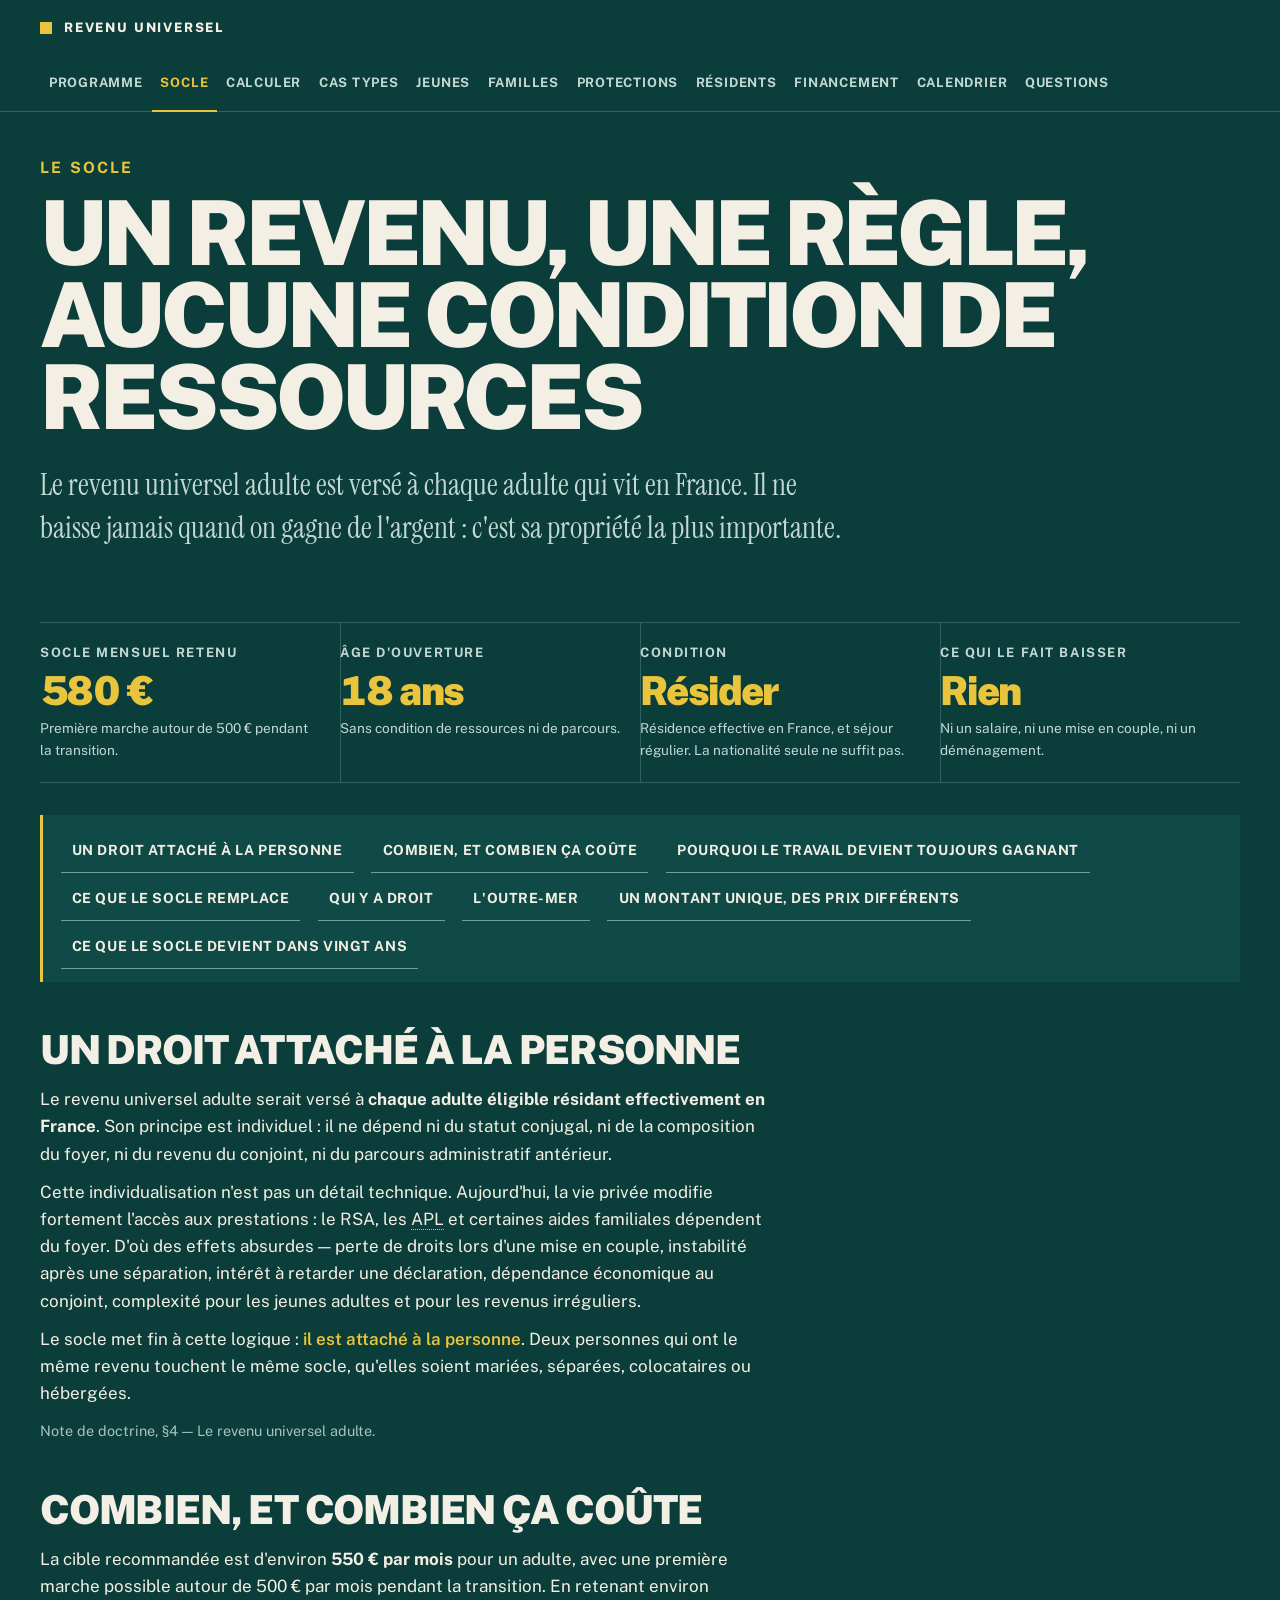
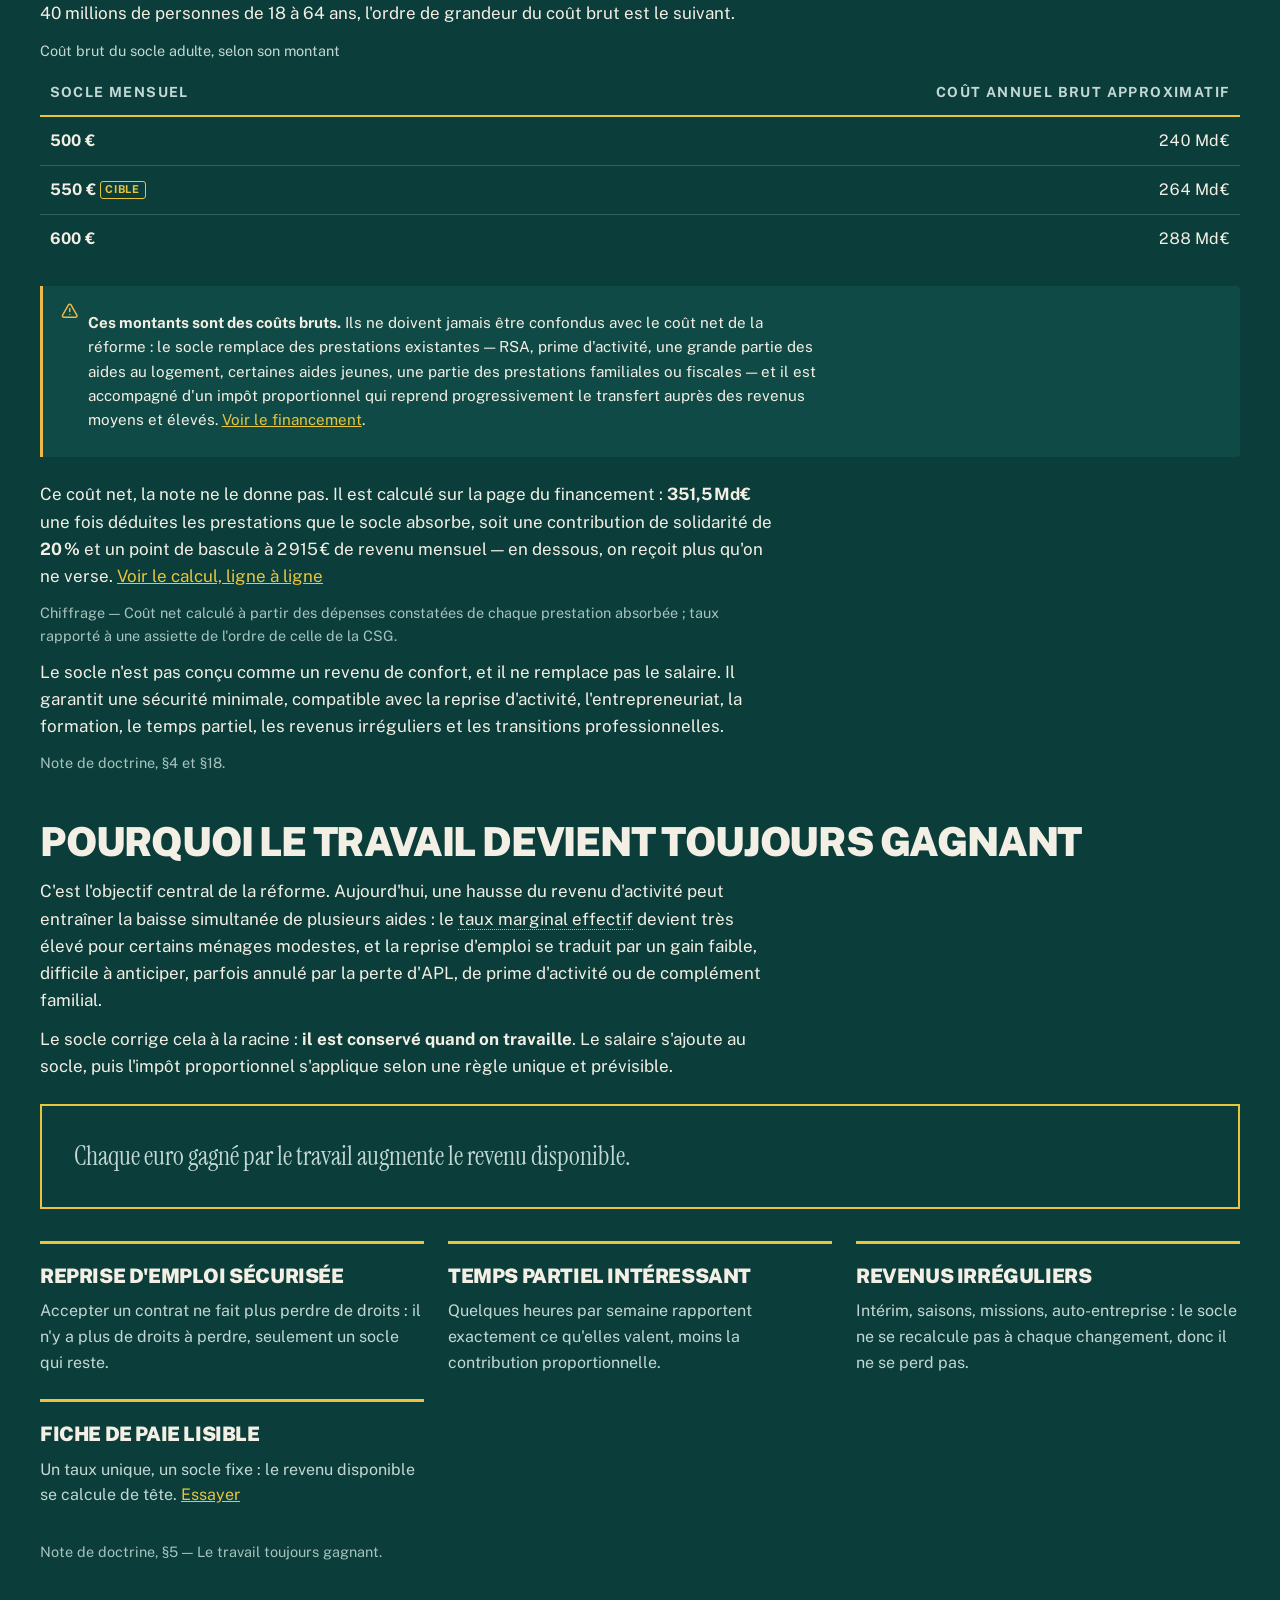
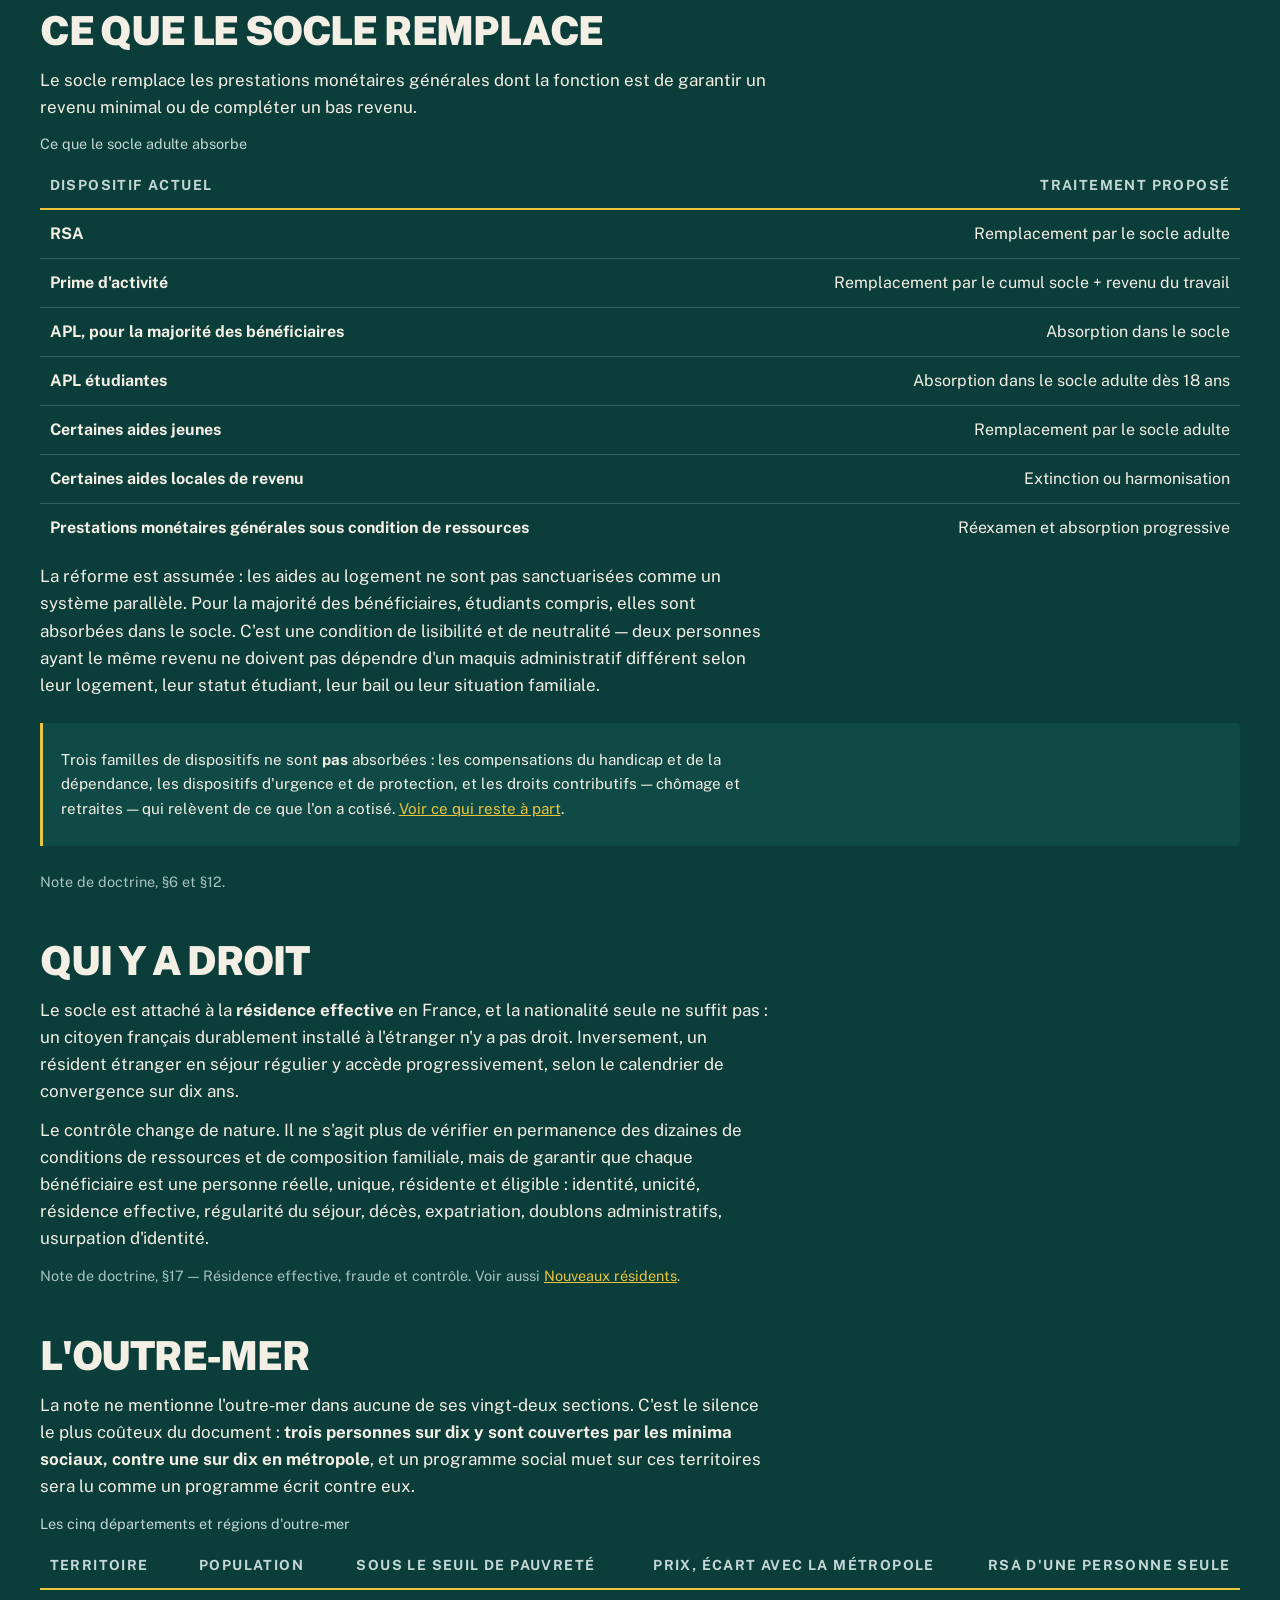
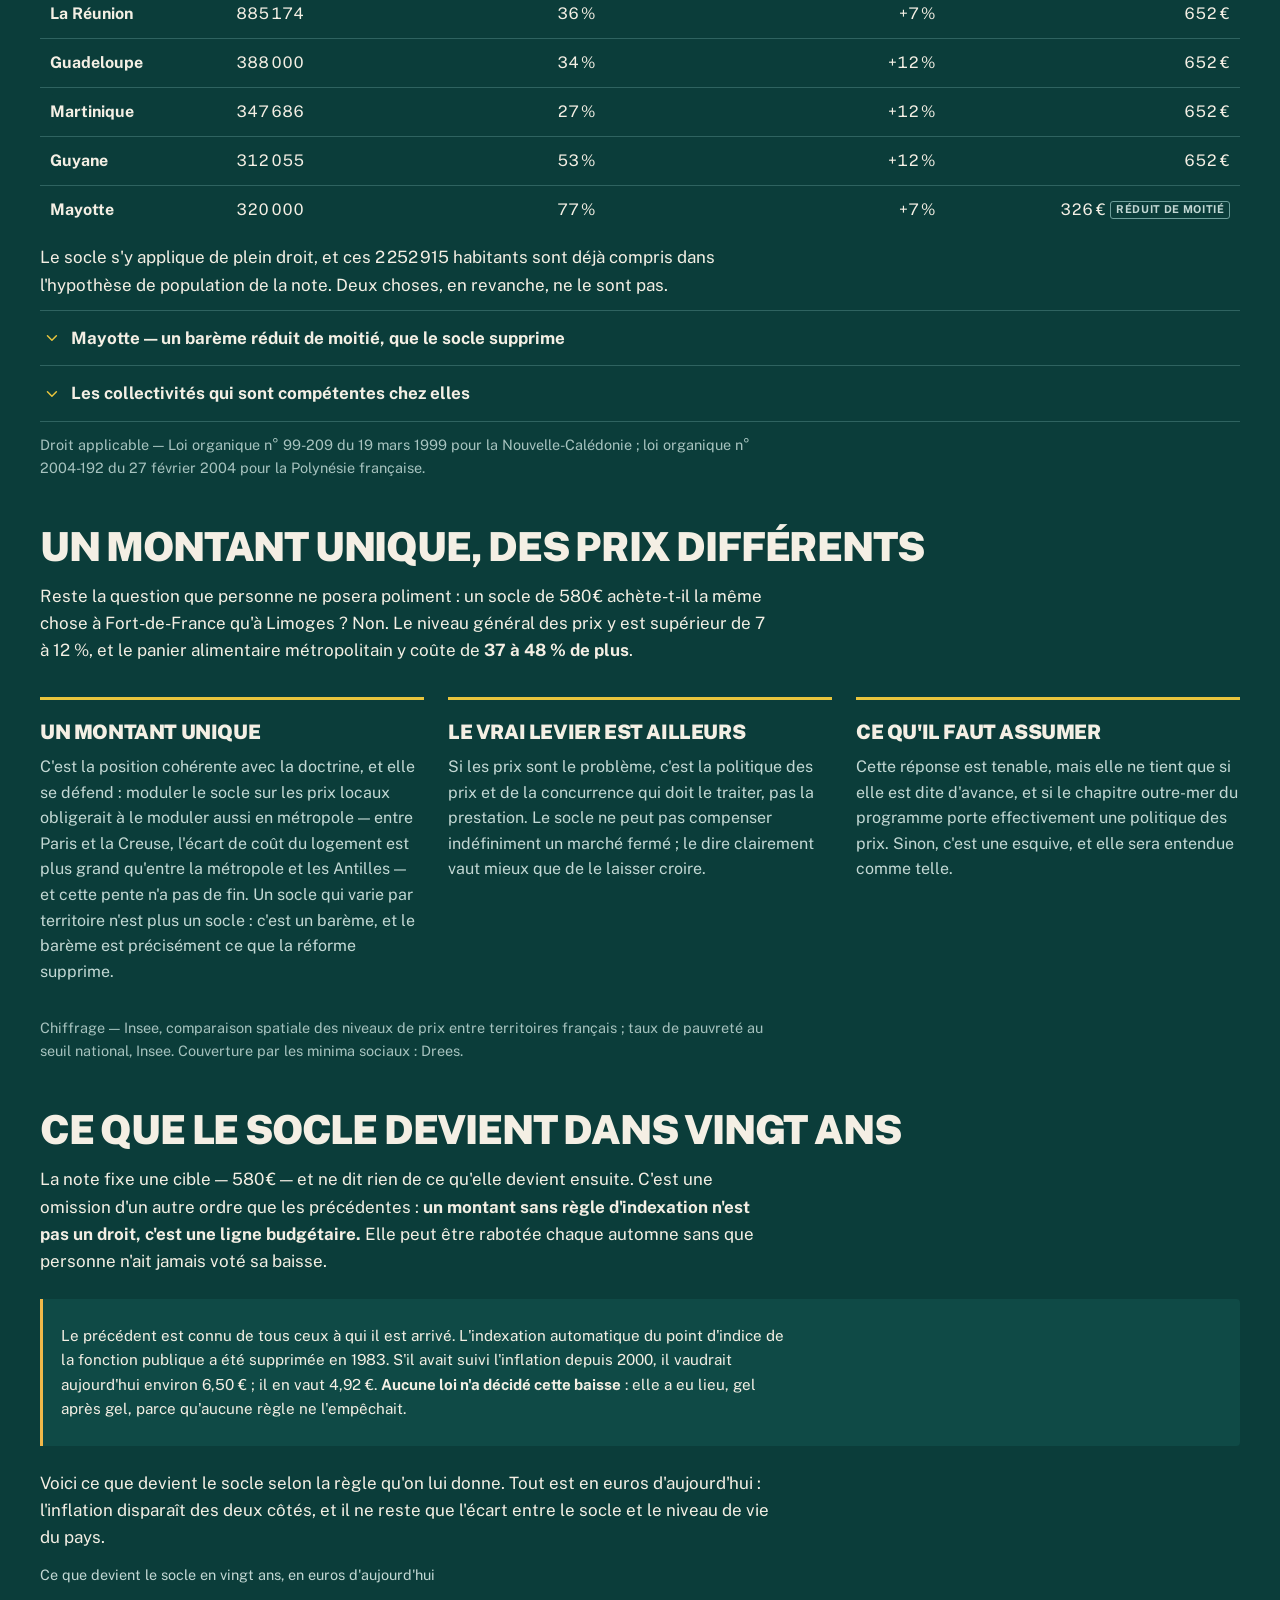
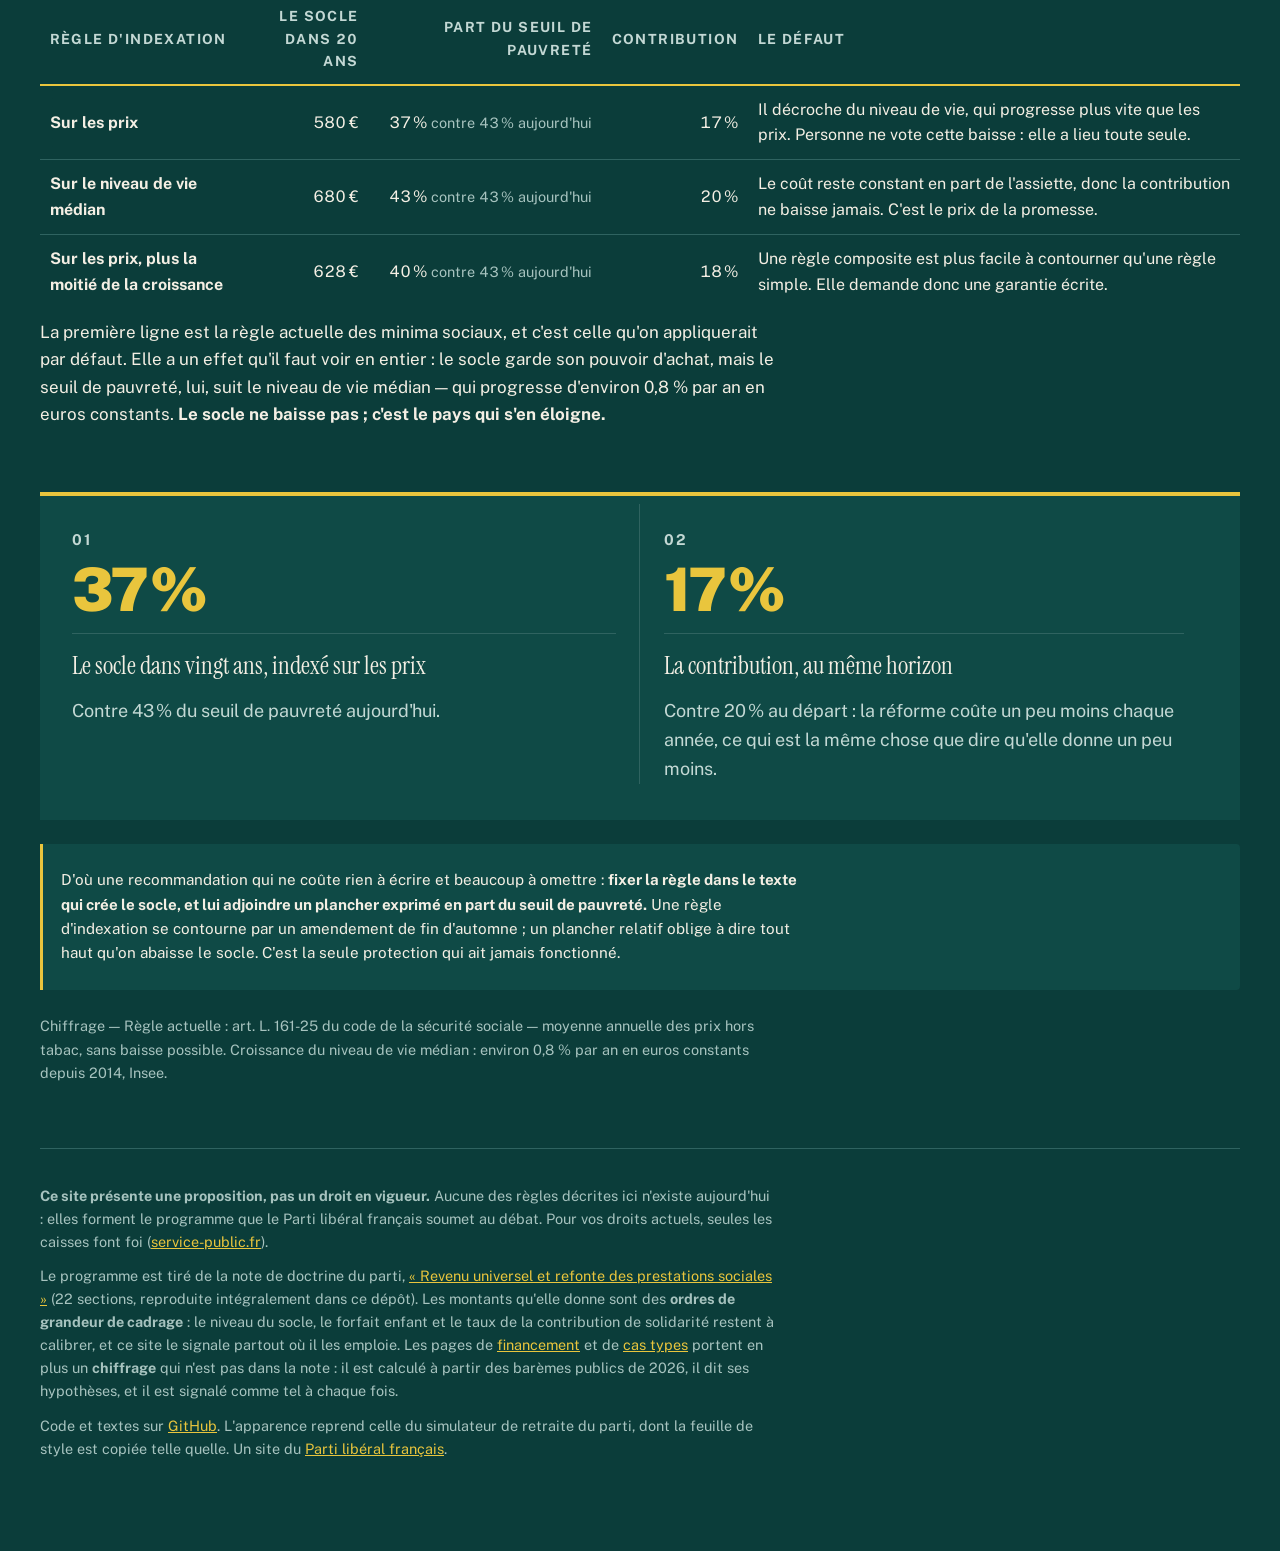
<file: revenu-universel.html>
<!doctype html>
<html lang="fr">
<head>
<meta charset="utf-8">
<meta name="viewport" content="width=device-width, initial-scale=1">
<!-- Le vert profond de l'affiche : sur un téléphone, la barre du navigateur le
     reprend, et la page commence où elle commence. -->
<meta name="theme-color" content="#0b3d3a">
<title>Le socle — Revenu universel — refonte des prestations sociales</title>
<meta name="description" content="Le revenu universel adulte : 550 € par mois, individuel, dès 18 ans, conservé intégralement quand on travaille, en remplacement du RSA, de la prime d'activité et des aides au logement — avec ce qu'il devient outre-mer et ce qu'il devient dans vingt ans.">
<link rel="icon" href="moteur/icone.svg" type="image/svg+xml">
<link rel="apple-touch-icon" href="moteur/icone.svg">
<!-- La feuille de style est celle du simulateur de retraite du parti, copiée
     telle quelle : les deux sites sont une seule affiche. -->
<link rel="stylesheet" href="moteur/style.css">
</head>
<body>
<a class="evitement" href="#contenu">Aller au contenu</a>
<header class="bandeau"><div class="interieur">
  <p class="nom"><a href="index.html"><svg class="icone" viewBox="0 0 24 24" fill="none" stroke="currentColor" stroke-width="2" stroke-linecap="round" stroke-linejoin="round" aria-hidden="true" focusable="false"><path d="M16 21v-2a4 4 0 0 0-4-4H6a4 4 0 0 0-4 4v2" /><circle cx="9" cy="7" r="4" /><path d="M22 21v-2a4 4 0 0 0-3-3.87" /><path d="M16 3.13a4 4 0 0 1 0 7.75" /></svg><span>Revenu universel</span></a></p>
  <nav aria-label="Navigation principale"><span class="groupe"><span class="etiquette">La promesse</span><span class="liens"><a href="index.html">Programme</a></span></span><span class="groupe"><span class="etiquette">Ce que ça change</span><span class="liens"><a href="revenu-universel.html" aria-current="page">Socle</a><a href="simulateur.html">Calculer</a><a href="cas-types.html">Cas types</a><a href="jeunes.html">Jeunes</a><a href="familles.html">Familles</a><a href="protections.html">Protections</a></span></span><span class="groupe"><span class="etiquette">Les règles</span><span class="liens"><a href="nouveaux-residents.html">Résidents</a><a href="financement.html">Financement</a><a href="calendrier.html">Calendrier</a></span></span><span class="groupe"><span class="etiquette">Comprendre</span><span class="liens"><a href="questions.html">Questions</a></span></span></nav>
</div></header>
<main id="contenu">
<div class="affiche"><p class="surtitre">Le socle</p><h1>Un revenu, une règle,<br>aucune condition de ressources</h1><p class="chapeau">Le revenu universel adulte est versé à chaque adulte qui vit en France. Il ne baisse jamais quand on gagne de l'argent : c'est sa propriété la plus importante.</p></div>
<div class="fiches reperes"><div class="fiche"><div class="valeur">580&nbsp;€</div><div class="etiquette">Socle mensuel retenu</div><div class="precision">Première marche autour de 500&nbsp;€ pendant la transition.</div></div><div class="fiche"><div class="valeur">18 ans</div><div class="etiquette">Âge d&#x27;ouverture</div><div class="precision">Sans condition de ressources ni de parcours.</div></div><div class="fiche"><div class="valeur">Résider</div><div class="etiquette">Condition</div><div class="precision">Résidence effective en France, et séjour régulier. La nationalité seule ne suffit pas.</div></div><div class="fiche"><div class="valeur">Rien</div><div class="etiquette">Ce qui le fait baisser</div><div class="precision">Ni un salaire, ni une mise en couple, ni un déménagement.</div></div></div>
<nav class="plan" aria-label="Dans cette page"><p class="etiquette">Dans cette page</p><ol><li><a href="#individuel">Un droit attaché à la personne</a></li><li><a href="#montant">Combien, et combien ça coûte</a></li><li><a href="#travail">Pourquoi le travail devient toujours gagnant</a></li><li><a href="#remplace">Ce que le socle remplace</a></li><li><a href="#residence">Qui y a droit</a></li><li><a href="#outremer">L&#x27;outre-mer</a></li><li><a href="#prix">Un montant unique, des prix différents</a></li><li><a href="#indexation">Ce que le socle devient dans vingt ans</a></li></ol></nav>
<section id="individuel"><h2>Un droit attaché à la personne</h2><p>Le revenu universel adulte serait versé à <strong>chaque adulte éligible résidant effectivement en France</strong>. Son principe est individuel : il ne dépend ni du statut conjugal, ni de la composition du foyer, ni du revenu du conjoint, ni du parcours administratif antérieur.</p><p>Cette individualisation n'est pas un détail technique. Aujourd'hui, la vie privée modifie fortement l'accès aux prestations : le RSA, les <span class="mot"><span class="terme" role="button" tabindex="0" aria-expanded="false">APL</span><span class="bulle" role="note" hidden>Aides personnelles au logement, versées selon le loyer, les ressources et la composition du foyer.</span></span> et certaines aides familiales dépendent du foyer. D'où des effets absurdes — perte de droits lors d'une mise en couple, instabilité après une séparation, intérêt à retarder une déclaration, dépendance économique au conjoint, complexité pour les jeunes adultes et pour les revenus irréguliers.</p><p>Le socle met fin à cette logique : <span class="cle-texte">il est attaché à la personne</span>. Deux personnes qui ont le même revenu touchent le même socle, qu'elles soient mariées, séparées, colocataires ou hébergées.</p><p class="discret">Note de doctrine, §4 — Le revenu universel adulte.</p></section><section id="montant"><h2>Combien, et combien ça coûte</h2><p>La cible recommandée est d'environ <strong>550&nbsp;€ par mois</strong> pour un adulte, avec une première marche possible autour de 500&nbsp;€ par mois pendant la transition. En retenant environ 40&nbsp;millions de personnes de 18 à 64 ans, l'ordre de grandeur du coût brut est le suivant.</p><div class="defilant" tabindex="0" role="region" aria-label="Coût brut du socle adulte, selon son montant"><table><caption><span>Coût brut du socle adulte, selon son montant</span></caption><thead><tr><th class="texte" scope="col">Socle mensuel</th><th class="nombre" scope="col">Coût annuel brut approximatif</th></tr></thead><tbody><tr><th class="texte" scope="row">500&nbsp;€</th><td class="nombre">240&nbsp;Md€</td></tr><tr><th class="texte" scope="row">550&nbsp;€ <span class="badge proposition">cible</span></th><td class="nombre">264&nbsp;Md€</td></tr><tr><th class="texte" scope="row">600&nbsp;€</th><td class="nombre">288&nbsp;Md€</td></tr></tbody></table></div><div class="note avertissement"><svg class="icone" viewBox="0 0 24 24" fill="none" stroke="currentColor" stroke-width="2" stroke-linecap="round" stroke-linejoin="round" role="img"><title>Attention</title><path d="m21.73 18-8-14a2 2 0 0 0-3.48 0l-8 14A2 2 0 0 0 4 21h16a2 2 0 0 0 1.73-3" /><path d="M12 9v4" /><path d="M12 17h.01" /></svg><div><p><strong>Ces montants sont des coûts bruts.</strong> Ils ne doivent jamais être confondus avec le coût net de la réforme : le socle remplace des prestations existantes — RSA, prime d'activité, une grande partie des aides au logement, certaines aides jeunes, une partie des prestations familiales ou fiscales — et il est accompagné d'un impôt proportionnel qui reprend progressivement le transfert auprès des revenus moyens et élevés. <a href="financement.html">Voir le financement</a>.</p></div></div><p>Ce coût net, la note ne le donne pas. Il est calculé sur la page du financement : <strong>351,5 Md€</strong> une fois déduites les prestations que le socle absorbe, soit une contribution de solidarité de <strong>20 %</strong> et un point de bascule à 2 915 € de revenu mensuel — en dessous, on reçoit plus qu'on ne verse. <a href="financement.html#net">Voir le calcul, ligne à ligne</a></p><p class="discret">Chiffrage — Coût net calculé à partir des dépenses constatées de chaque prestation absorbée ; taux rapporté à une assiette de l'ordre de celle de la CSG.</p><p>Le socle n'est pas conçu comme un revenu de confort, et il ne remplace pas le salaire. Il garantit une sécurité minimale, compatible avec la reprise d'activité, l'entrepreneuriat, la formation, le temps partiel, les revenus irréguliers et les transitions professionnelles.</p><p class="discret">Note de doctrine, §4 et §18.</p></section><section id="travail"><h2>Pourquoi le travail devient toujours gagnant</h2><p>C'est l'objectif central de la réforme. Aujourd'hui, une hausse du revenu d'activité peut entraîner la baisse simultanée de plusieurs aides : le <span class="mot"><span class="terme" role="button" tabindex="0" aria-expanded="false">taux marginal effectif</span><span class="bulle" role="note" hidden>Part d&#x27;un euro supplémentaire gagné qui repart en impôts, en cotisations ou en aides perdues.</span></span> devient très élevé pour certains ménages modestes, et la reprise d'emploi se traduit par un gain faible, difficile à anticiper, parfois annulé par la perte d'APL, de prime d'activité ou de complément familial.</p><p>Le socle corrige cela à la racine : <strong>il est conservé quand on travaille</strong>. Le salaire s'ajoute au socle, puis l'impôt proportionnel s'applique selon une règle unique et prévisible.</p><div class="encadre"><p class="chapeau" style="margin:0">Chaque euro gagné par le travail augmente le revenu disponible.</p></div><div class="points"><div class="point"><h3>Reprise d&#x27;emploi sécurisée</h3><p>Accepter un contrat ne fait plus perdre de droits : il n'y a plus de droits à perdre, seulement un socle qui reste.</p></div><div class="point"><h3>Temps partiel intéressant</h3><p>Quelques heures par semaine rapportent exactement ce qu'elles valent, moins la contribution proportionnelle.</p></div><div class="point"><h3>Revenus irréguliers</h3><p>Intérim, saisons, missions, auto-entreprise : le socle ne se recalcule pas à chaque changement, donc il ne se perd pas.</p></div><div class="point"><h3>Fiche de paie lisible</h3><p>Un taux unique, un socle fixe : le revenu disponible se calcule de tête. <a href="simulateur.html">Essayer</a></p></div></div><p class="discret">Note de doctrine, §5 — Le travail toujours gagnant.</p></section><section id="remplace"><h2>Ce que le socle remplace</h2><p>Le socle remplace les prestations monétaires générales dont la fonction est de garantir un revenu minimal ou de compléter un bas revenu.</p><div class="defilant" tabindex="0" role="region" aria-label="Ce que le socle adulte absorbe"><table><caption><span>Ce que le socle adulte absorbe</span></caption><thead><tr><th class="long" scope="col">Dispositif actuel</th><th class="long" scope="col">Traitement proposé</th></tr></thead><tbody><tr><th class="long" scope="row">RSA</th><td class="long">Remplacement par le socle adulte</td></tr><tr><th class="long" scope="row">Prime d'activité</th><td class="long">Remplacement par le cumul socle + revenu du travail</td></tr><tr><th class="long" scope="row">APL, pour la majorité des bénéficiaires</th><td class="long">Absorption dans le socle</td></tr><tr><th class="long" scope="row">APL étudiantes</th><td class="long">Absorption dans le socle adulte dès 18 ans</td></tr><tr><th class="long" scope="row">Certaines aides jeunes</th><td class="long">Remplacement par le socle adulte</td></tr><tr><th class="long" scope="row">Certaines aides locales de revenu</th><td class="long">Extinction ou harmonisation</td></tr><tr><th class="long" scope="row">Prestations monétaires générales sous condition de ressources</th><td class="long">Réexamen et absorption progressive</td></tr></tbody></table></div><p>La réforme est assumée : les aides au logement ne sont pas sanctuarisées comme un système parallèle. Pour la majorité des bénéficiaires, étudiants compris, elles sont absorbées dans le socle. C'est une condition de lisibilité et de neutralité — deux personnes ayant le même revenu ne doivent pas dépendre d'un maquis administratif différent selon leur logement, leur statut étudiant, leur bail ou leur situation familiale.</p><div class="note"><p>Trois familles de dispositifs ne sont <strong>pas</strong> absorbées : les compensations du handicap et de la dépendance, les dispositifs d'urgence et de protection, et les droits contributifs — chômage et retraites — qui relèvent de ce que l'on a cotisé. <a href="protections.html">Voir ce qui reste à part</a>.</p></div><p class="discret">Note de doctrine, §6 et §12.</p></section><section id="residence"><h2>Qui y a droit</h2><p>Le socle est attaché à la <strong>résidence effective</strong> en France, et la nationalité seule ne suffit pas : un citoyen français durablement installé à l'étranger n'y a pas droit. Inversement, un résident étranger en séjour régulier y accède progressivement, selon le calendrier de convergence sur dix ans.</p><p>Le contrôle change de nature. Il ne s'agit plus de vérifier en permanence des dizaines de conditions de ressources et de composition familiale, mais de garantir que chaque bénéficiaire est une personne réelle, unique, résidente et éligible : identité, unicité, résidence effective, régularité du séjour, décès, expatriation, doublons administratifs, usurpation d'identité.</p><p class="discret">Note de doctrine, §17 — Résidence effective, fraude et contrôle. Voir aussi <a href="nouveaux-residents.html">Nouveaux résidents</a>.</p></section><section id="outremer"><h2>L'outre-mer</h2><p>La note ne mentionne l'outre-mer dans aucune de ses vingt-deux sections. C'est le silence le plus coûteux du document : <strong>trois personnes sur dix y sont couvertes par les minima sociaux, contre une sur dix en métropole</strong>, et un programme social muet sur ces territoires sera lu comme un programme écrit contre eux.</p><div class="defilant" tabindex="0" role="region" aria-label="Les cinq départements et régions d&#x27;outre-mer"><table><caption><span>Les cinq départements et régions d&#x27;outre-mer</span></caption><thead><tr><th class="texte" scope="col">Territoire</th><th class="nombre" scope="col">Population</th><th class="nombre" scope="col">Sous le seuil de pauvreté</th><th class="nombre" scope="col">Prix, écart avec la métropole</th><th class="nombre" scope="col">RSA d&#x27;une personne seule</th></tr></thead><tbody><tr><th class="texte" scope="row">La Réunion</th><td class="nombre">885 174</td><td class="nombre">36 %</td><td class="nombre">+7 %</td><td class="nombre">652 €</td></tr><tr><th class="texte" scope="row">Guadeloupe</th><td class="nombre">388 000</td><td class="nombre">34 %</td><td class="nombre">+12 %</td><td class="nombre">652 €</td></tr><tr><th class="texte" scope="row">Martinique</th><td class="nombre">347 686</td><td class="nombre">27 %</td><td class="nombre">+12 %</td><td class="nombre">652 €</td></tr><tr><th class="texte" scope="row">Guyane</th><td class="nombre">312 055</td><td class="nombre">53 %</td><td class="nombre">+12 %</td><td class="nombre">652 €</td></tr><tr><th class="texte" scope="row">Mayotte</th><td class="nombre">320 000</td><td class="nombre">77 %</td><td class="nombre">+7 %</td><td class="nombre">326 € <span class="badge">réduit de moitié</span></td></tr></tbody></table></div><p>Le socle s'y applique de plein droit, et ces 2 252 915 habitants sont déjà compris dans l'hypothèse de population de la note. Deux choses, en revanche, ne le sont pas.</p><details class="section" id="mayotte"><summary><svg class="icone" viewBox="0 0 24 24" fill="none" stroke="currentColor" stroke-width="2" stroke-linecap="round" stroke-linejoin="round" aria-hidden="true" focusable="false"><path d="m6 9 6 6 6-6" /></svg><span>Mayotte — un barème réduit de moitié, que le socle supprime</span></summary><div class="dedans"><p>Le RSA y vaut 326 € contre 652 € en métropole. Un droit universel ne survit pas à un barème local réduit de moitié : c'est une conséquence de la doctrine, pas une faveur — et c'est le gain le plus spectaculaire de toute la réforme, dans le département le plus pauvre de France, où plus des trois quarts de la population vivent sous le seuil de pauvreté.</p><p>L'alignement coûte de l'ordre de 1 Md€ bruts. C'est un ordre de grandeur et il faut le dire comme tel : Mayotte est un département très jeune, et la condition de séjour régulier y réduit l'assiette dans une proportion que ce calcul ne connaît pas. <a href="cas-types.html">Voir le cas type</a></p></div></details><details class="section" id="collectivites"><summary><svg class="icone" viewBox="0 0 24 24" fill="none" stroke="currentColor" stroke-width="2" stroke-linecap="round" stroke-linejoin="round" aria-hidden="true" focusable="false"><path d="m6 9 6 6 6-6" /></svg><span>Les collectivités qui sont compétentes chez elles</span></summary><div class="dedans"><p>Dans plusieurs collectivités, la protection sociale relève de la collectivité elle-même. Ce n'est pas une nuance administrative : <strong>le socle ne peut pas y être institué par une décision de Paris.</strong></p><div class="defilant" tabindex="0" role="region" aria-label="Les collectivités compétentes en matière de protection sociale"><table><caption><span>Les collectivités compétentes en matière de protection sociale</span></caption><thead><tr><th class="texte" scope="col">Collectivité</th><th class="nombre" scope="col">Population</th><th class="texte" scope="col">Fondement</th><th class="texte long" scope="col">Ce que ça implique</th></tr></thead><tbody><tr><th class="texte" scope="row">Nouvelle-Calédonie</th><td class="nombre">268 000</td><td class="texte"><em>Loi organique n° 99-209 du 19 mars 1999</em></td><td class="texte long">La protection sociale est une compétence de la Nouvelle-Calédonie, qui a son propre système.</td></tr><tr><th class="texte" scope="row">Polynésie française</th><td class="nombre">280 000</td><td class="texte"><em>Loi organique n° 2004-192 du 27 février 2004</em></td><td class="texte long">La Polynésie française est compétente et autonome en matière de protection sociale.</td></tr></tbody></table></div><p>La voie est donc conventionnelle, pas législative. Le dire évite une promesse qui ne pourrait pas être tenue, et que ces territoires entendraient comme une de plus.</p></div></details><p class="discret">Droit applicable — Loi organique n° 99-209 du 19 mars 1999 pour la Nouvelle-Calédonie ; loi organique n° 2004-192 du 27 février 2004 pour la Polynésie française.</p></section><section id="prix"><h2>Un montant unique, des prix différents</h2><p>Reste la question que personne ne posera poliment : un socle de 580 € achète-t-il la même chose à Fort-de-France qu'à Limoges ? Non. Le niveau général des prix y est supérieur de 7 à 12 %, et le panier alimentaire métropolitain y coûte de <strong>37 à 48 % de plus</strong>.</p><div class="points"><div class="point"><h3>Un montant unique</h3><p>C'est la position cohérente avec la doctrine, et elle se défend : moduler le socle sur les prix locaux obligerait à le moduler aussi en métropole — entre Paris et la Creuse, l'écart de coût du logement est plus grand qu'entre la métropole et les Antilles — et cette pente n'a pas de fin. Un socle qui varie par territoire n'est plus un socle : c'est un barème, et le barème est précisément ce que la réforme supprime.</p></div><div class="point"><h3>Le vrai levier est ailleurs</h3><p>Si les prix sont le problème, c'est la politique des prix et de la concurrence qui doit le traiter, pas la prestation. Le socle ne peut pas compenser indéfiniment un marché fermé ; le dire clairement vaut mieux que de le laisser croire.</p></div><div class="point"><h3>Ce qu&#x27;il faut assumer</h3><p>Cette réponse est tenable, mais elle ne tient que si elle est dite d'avance, et si le chapitre outre-mer du programme porte effectivement une politique des prix. Sinon, c'est une esquive, et elle sera entendue comme telle.</p></div></div><p class="discret">Chiffrage — Insee, comparaison spatiale des niveaux de prix entre territoires français ; taux de pauvreté au seuil national, Insee. Couverture par les minima sociaux : Drees.</p></section><section id="indexation"><h2>Ce que le socle devient dans vingt ans</h2><p>La note fixe une cible — 580 € — et ne dit rien de ce qu'elle devient ensuite. C'est une omission d'un autre ordre que les précédentes : <strong>un montant sans règle d'indexation n'est pas un droit, c'est une ligne budgétaire.</strong> Elle peut être rabotée chaque automne sans que personne n'ait jamais voté sa baisse.</p><div class="note vigilance"><p>Le précédent est connu de tous ceux à qui il est arrivé. L'indexation automatique du point d'indice de la fonction publique a été supprimée en 1983. S'il avait suivi l'inflation depuis 2000, il vaudrait aujourd'hui environ 6,50 € ; il en vaut 4,92 €. <strong>Aucune loi n'a décidé cette baisse</strong> : elle a eu lieu, gel après gel, parce qu'aucune règle ne l'empêchait.</p></div><p>Voici ce que devient le socle selon la règle qu'on lui donne. Tout est en euros d'aujourd'hui : l'inflation disparaît des deux côtés, et il ne reste que l'écart entre le socle et le niveau de vie du pays.</p><div class="defilant" tabindex="0" role="region" aria-label="Ce que devient le socle en vingt ans, en euros d&#x27;aujourd&#x27;hui"><table><caption><span>Ce que devient le socle en vingt ans, en euros d&#x27;aujourd&#x27;hui</span></caption><thead><tr><th class="texte" scope="col">Règle d&#x27;indexation</th><th class="nombre" scope="col">Le socle dans 20 ans</th><th class="nombre" scope="col">Part du seuil de pauvreté</th><th class="nombre" scope="col">Contribution</th><th class="texte long" scope="col">Le défaut</th></tr></thead><tbody><tr><th class="texte" scope="row">Sur les prix</th><td class="nombre">580 €</td><td class="nombre">37 % <span class="discret">contre 43 % aujourd'hui</span></td><td class="nombre">17 %</td><td class="texte long">Il décroche du niveau de vie, qui progresse plus vite que les prix. Personne ne vote cette baisse : elle a lieu toute seule.</td></tr><tr><th class="texte" scope="row">Sur le niveau de vie médian</th><td class="nombre">680 €</td><td class="nombre">43 % <span class="discret">contre 43 % aujourd'hui</span></td><td class="nombre">20 %</td><td class="texte long">Le coût reste constant en part de l'assiette, donc la contribution ne baisse jamais. C'est le prix de la promesse.</td></tr><tr><th class="texte" scope="row">Sur les prix, plus la moitié de la croissance</th><td class="nombre">628 €</td><td class="nombre">40 % <span class="discret">contre 43 % aujourd'hui</span></td><td class="nombre">18 %</td><td class="texte long">Une règle composite est plus facile à contourner qu'une règle simple. Elle demande donc une garantie écrite.</td></tr></tbody></table></div><p>La première ligne est la règle actuelle des minima sociaux, et c'est celle qu'on appliquerait par défaut. Elle a un effet qu'il faut voir en entier : le socle garde son pouvoir d'achat, mais le seuil de pauvreté, lui, suit le niveau de vie médian — qui progresse d'environ 0,8 % par an en euros constants. <strong>Le socle ne baisse pas ; c'est le pays qui s'en éloigne.</strong></p><section class="engagements" aria-label="Les chiffres du programme"><div class="grille"><div class="engagement"><div class="rang" aria-hidden="true">01</div><div class="chiffre">37 %</div><div class="promesse">Le socle dans vingt ans, indexé sur les prix</div><div class="detail">Contre 43 % du seuil de pauvreté aujourd'hui.</div></div><div class="engagement"><div class="rang" aria-hidden="true">02</div><div class="chiffre">17 %</div><div class="promesse">La contribution, au même horizon</div><div class="detail">Contre 20 % au départ : la réforme coûte un peu moins chaque année, ce qui est la même chose que dire qu'elle donne un peu moins.</div></div></div></section><div class="note"><p>D'où une recommandation qui ne coûte rien à écrire et beaucoup à omettre : <strong>fixer la règle dans le texte qui crée le socle, et lui adjoindre un plancher exprimé en part du seuil de pauvreté.</strong> Une règle d'indexation se contourne par un amendement de fin d'automne ; un plancher relatif oblige à dire tout haut qu'on abaisse le socle. C'est la seule protection qui ait jamais fonctionné.</p></div><p class="discret">Chiffrage — Règle actuelle : art. L. 161-25 du code de la sécurité sociale — moyenne annuelle des prix hors tabac, sans baisse possible. Croissance du niveau de vie médian : environ 0,8 % par an en euros constants depuis 2014, Insee.</p></section>
</main>
<footer>
  <p><strong>Ce site présente une proposition, pas un droit en vigueur.</strong>
  Aucune des règles décrites ici n'existe aujourd'hui : elles forment le
  programme que le Parti libéral français soumet au débat. Pour vos droits
  actuels, seules les caisses font foi
  (<a href="https://www.service-public.fr/">service-public.fr</a>).</p>
  <p>Le programme est tiré de la note de doctrine du parti,
  <a href="documents/note-revenu-universel.pdf">« Revenu universel et refonte des prestations sociales »</a>
  (22 sections, reproduite intégralement dans ce dépôt). Les montants qu'elle
  donne sont des <strong>ordres de grandeur de cadrage</strong> : le niveau du
  socle, le forfait enfant et le taux de la contribution de solidarité restent à
  calibrer, et ce site le signale partout où il les emploie. Les pages de
  <a href="financement.html">financement</a> et de
  <a href="cas-types.html">cas types</a> portent en plus un
  <strong>chiffrage</strong> qui n'est pas dans la note : il est calculé à
  partir des barèmes publics de 2026, il dit ses hypothèses, et il est signalé
  comme tel à chaque fois.</p>
  <p>Code et textes sur <a href="https://github.com/g-pliberal/PrestationsSociales">GitHub</a>. L'apparence reprend celle du
  simulateur de retraite du parti, dont la feuille de style est copiée telle
  quelle. <span class="retour-site">Un site du
  <a href="https://partiliberalfrancais.fr/" target="_top">Parti libéral français</a>.</span></p>
</footer>
<script src="moteur/site.js" defer></script>
</body>
</html>
</file>
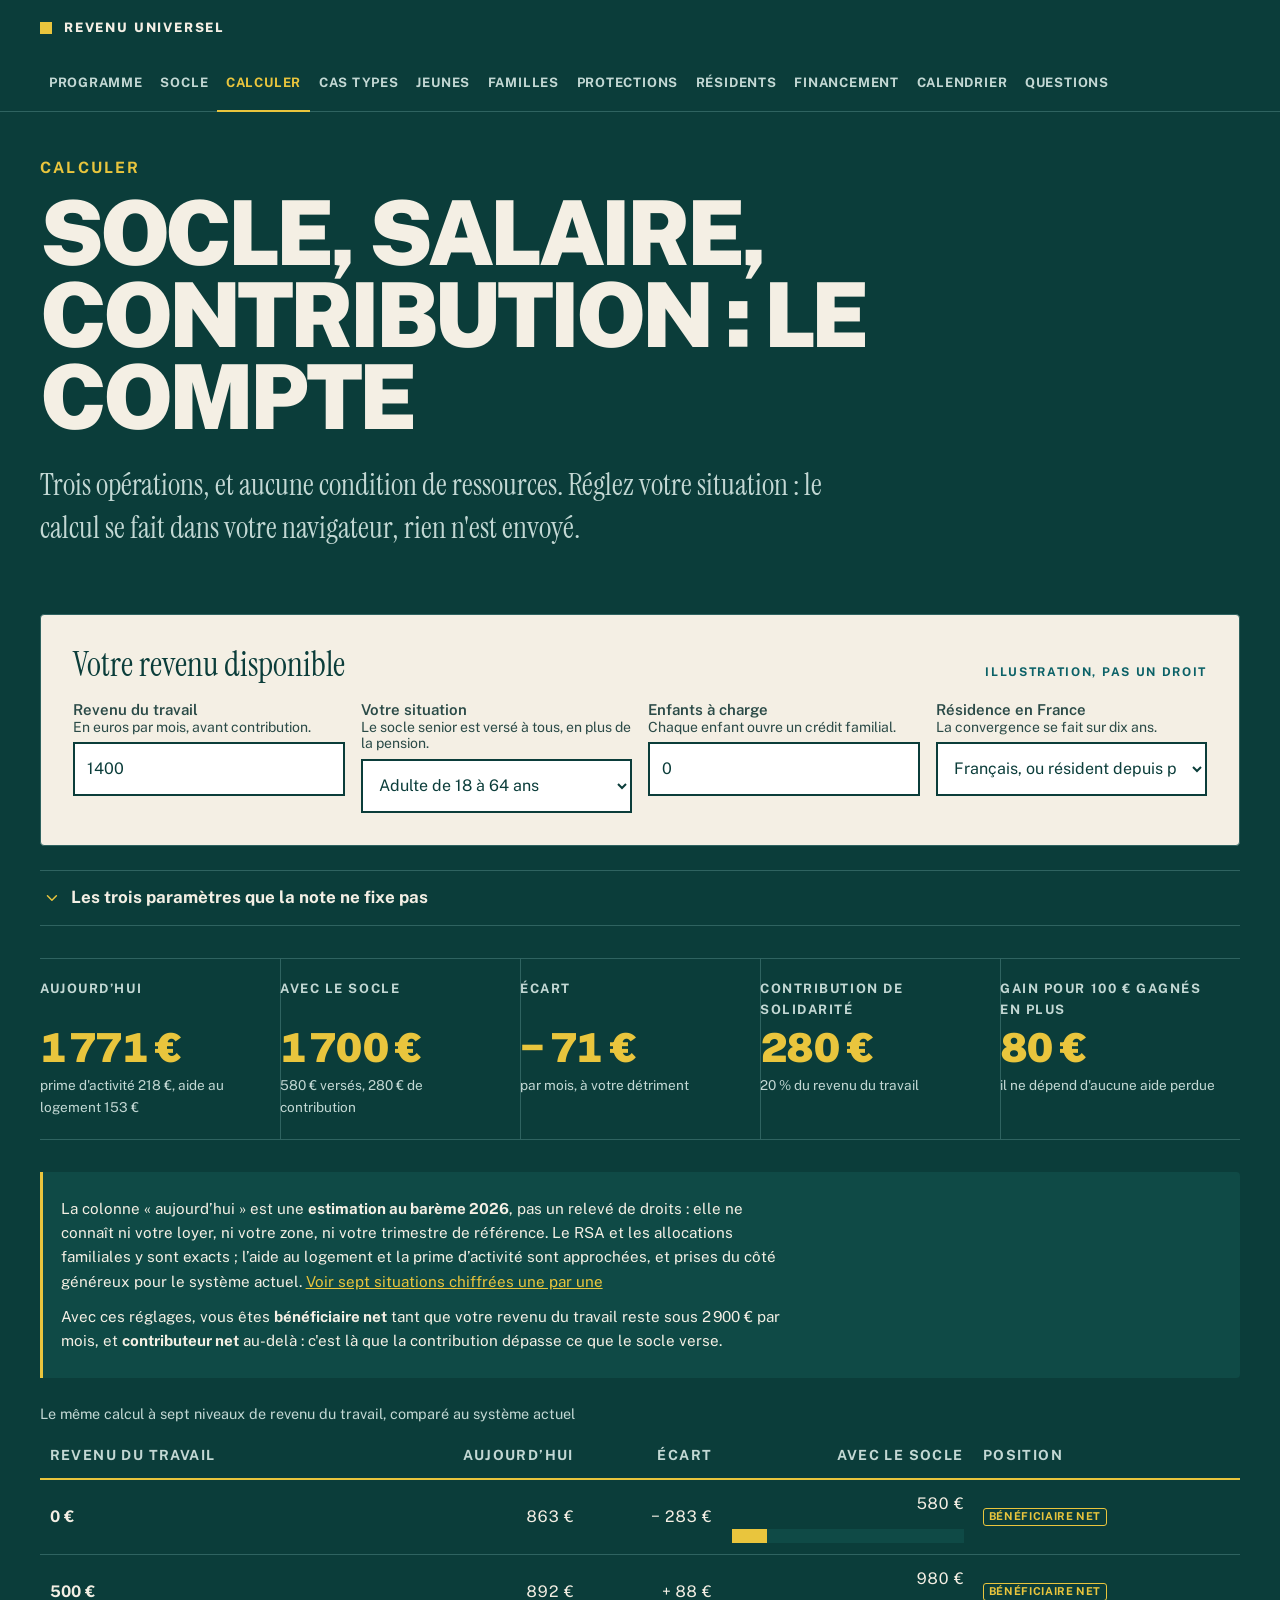
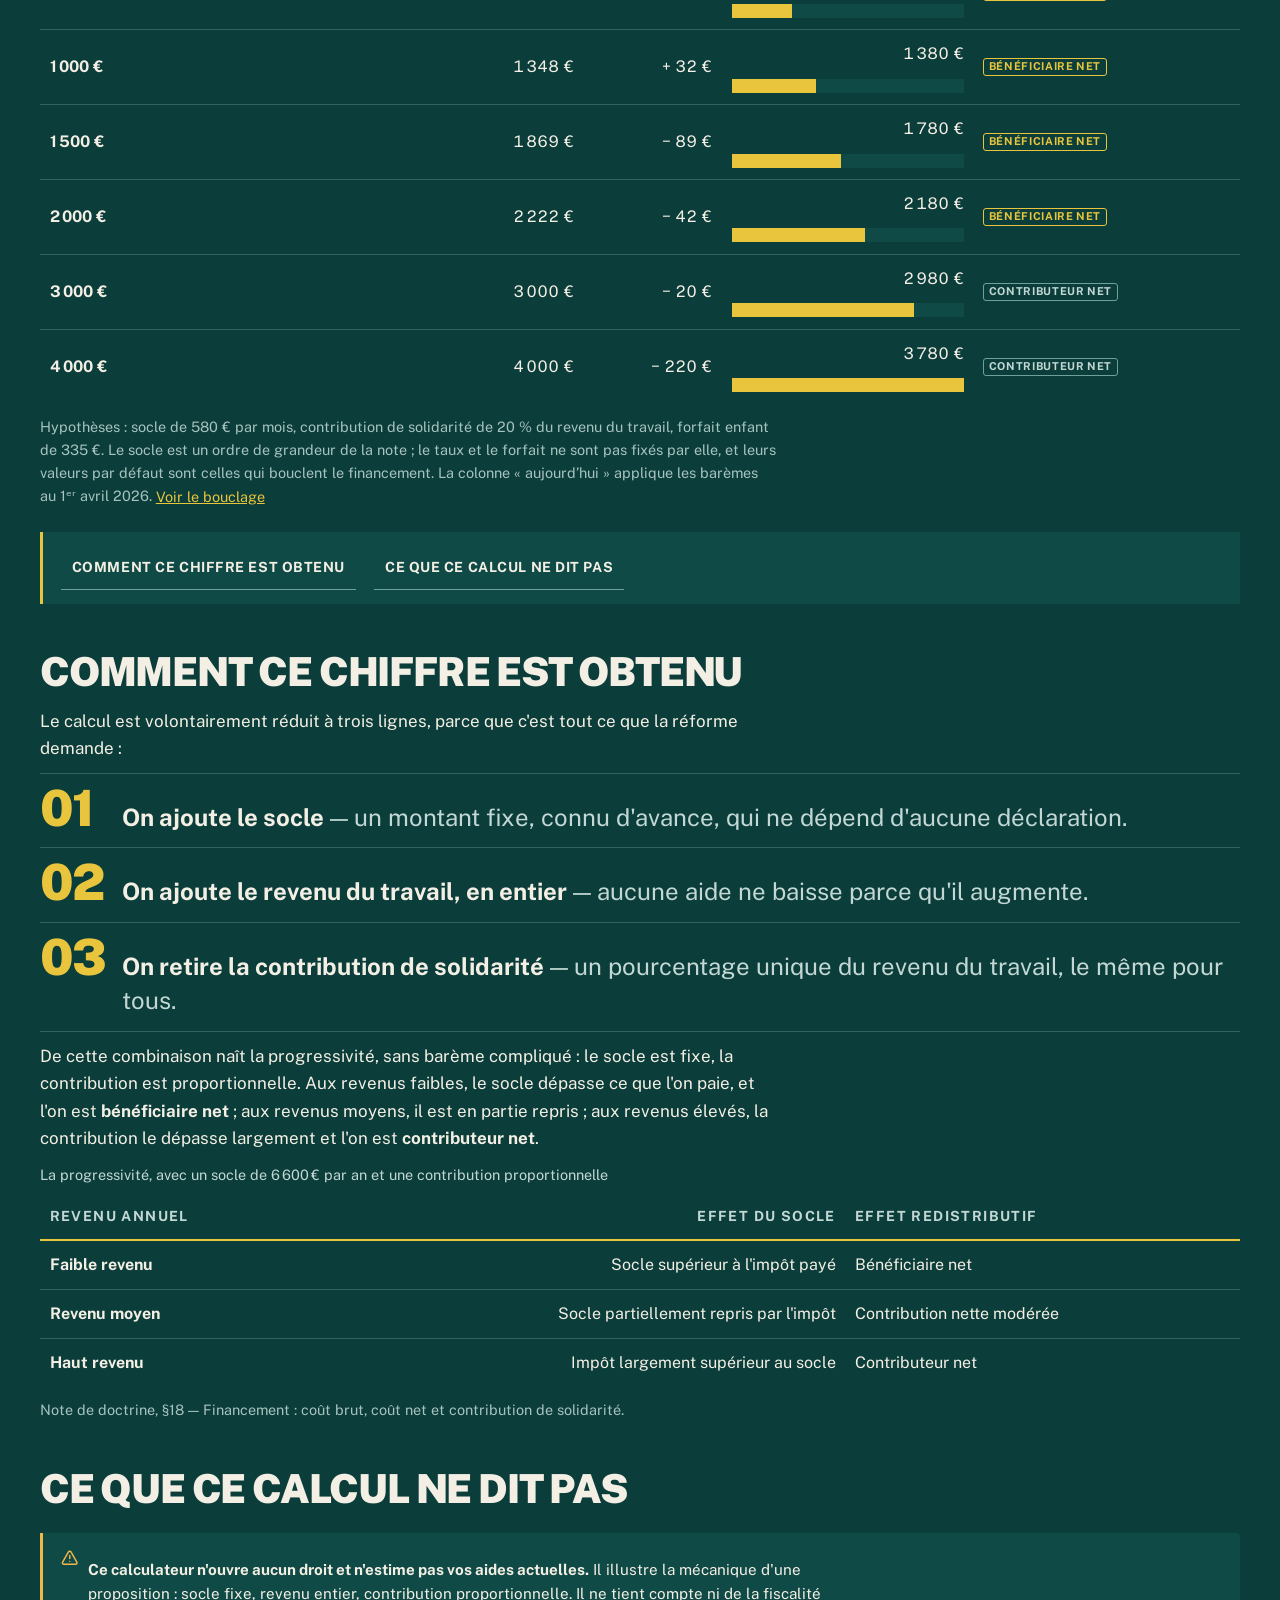
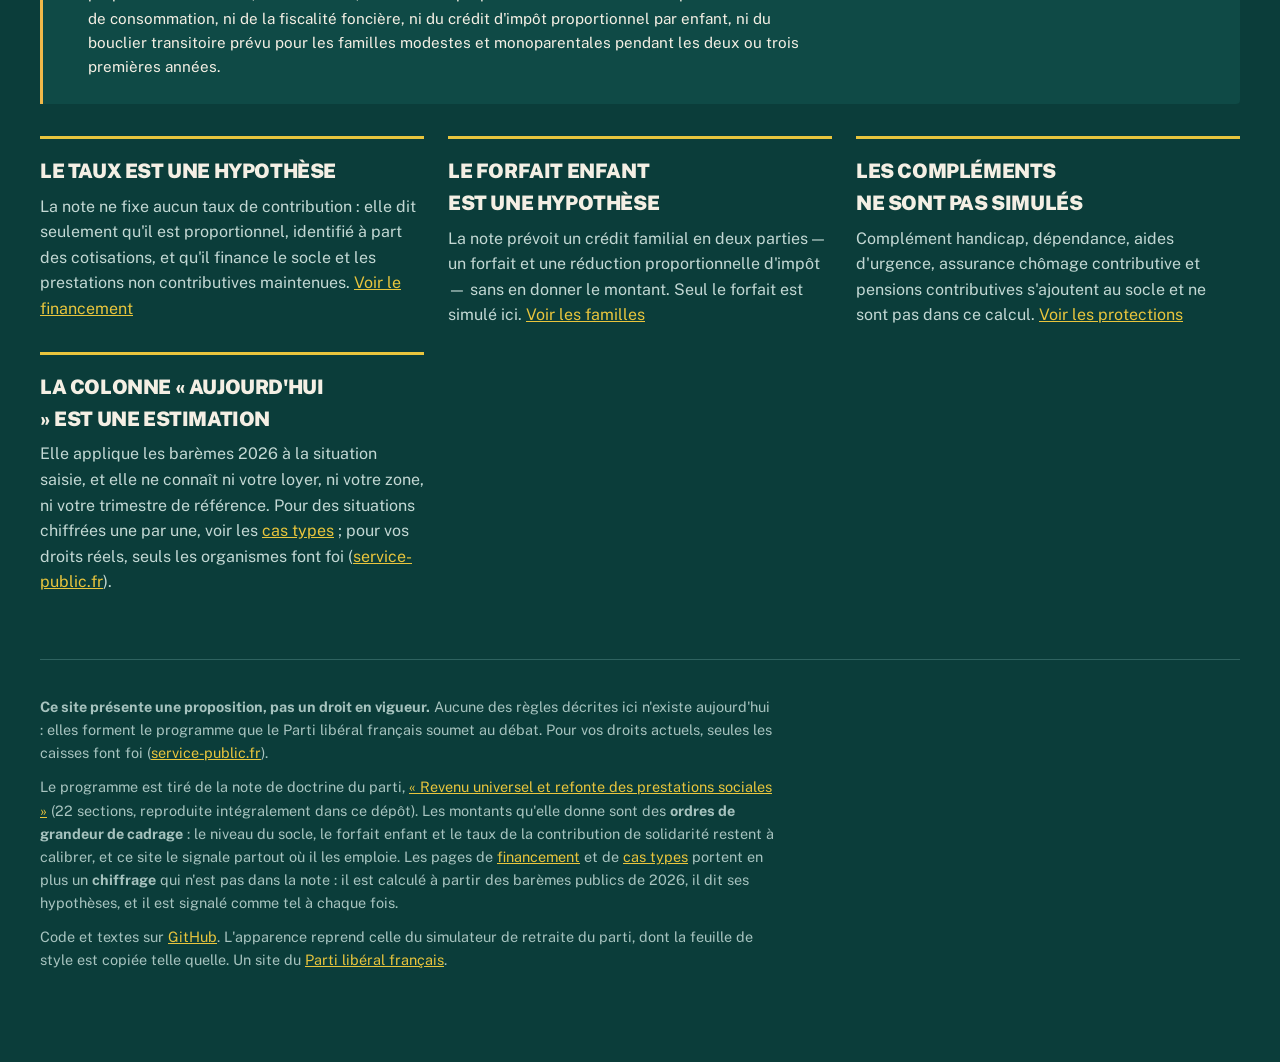
<file: simulateur.html>
<!doctype html>
<html lang="fr">
<head>
<meta charset="utf-8">
<meta name="viewport" content="width=device-width, initial-scale=1">
<!-- Le vert profond de l'affiche : sur un téléphone, la barre du navigateur le
     reprend, et la page commence où elle commence. -->
<meta name="theme-color" content="#0b3d3a">
<title>Calculer — Revenu universel — refonte des prestations sociales</title>
<meta name="description" content="Un calculateur d'illustration : ce que le revenu universel ajoute à votre revenu du travail, ce que la contribution de solidarité en reprend, et à partir de quel salaire on devient contributeur net.">
<link rel="icon" href="moteur/icone.svg" type="image/svg+xml">
<link rel="apple-touch-icon" href="moteur/icone.svg">
<!-- La feuille de style est celle du simulateur de retraite du parti, copiée
     telle quelle : les deux sites sont une seule affiche. -->
<link rel="stylesheet" href="moteur/style.css">
</head>
<body>
<a class="evitement" href="#contenu">Aller au contenu</a>
<header class="bandeau"><div class="interieur">
  <p class="nom"><a href="index.html"><svg class="icone" viewBox="0 0 24 24" fill="none" stroke="currentColor" stroke-width="2" stroke-linecap="round" stroke-linejoin="round" aria-hidden="true" focusable="false"><path d="M16 21v-2a4 4 0 0 0-4-4H6a4 4 0 0 0-4 4v2" /><circle cx="9" cy="7" r="4" /><path d="M22 21v-2a4 4 0 0 0-3-3.87" /><path d="M16 3.13a4 4 0 0 1 0 7.75" /></svg><span>Revenu universel</span></a></p>
  <nav aria-label="Navigation principale"><span class="groupe"><span class="etiquette">La promesse</span><span class="liens"><a href="index.html">Programme</a></span></span><span class="groupe"><span class="etiquette">Ce que ça change</span><span class="liens"><a href="revenu-universel.html">Socle</a><a href="simulateur.html" aria-current="page">Calculer</a><a href="cas-types.html">Cas types</a><a href="jeunes.html">Jeunes</a><a href="familles.html">Familles</a><a href="protections.html">Protections</a></span></span><span class="groupe"><span class="etiquette">Les règles</span><span class="liens"><a href="nouveaux-residents.html">Résidents</a><a href="financement.html">Financement</a><a href="calendrier.html">Calendrier</a></span></span><span class="groupe"><span class="etiquette">Comprendre</span><span class="liens"><a href="questions.html">Questions</a></span></span></nav>
</div></header>
<main id="contenu">
<div class="affiche"><p class="surtitre">Calculer</p><h1>Socle, salaire,<br>contribution : le compte</h1><p class="chapeau">Trois opérations, et aucune condition de ressources. Réglez votre situation : le calcul se fait dans votre navigateur, rien n'est envoyé.</p></div>
<div class="carte creme"><div class="simulateur-court"><div class="tete"><h2 class="serif">Votre revenu disponible</h2><span class="etiquette">Illustration, pas un droit</span></div><form id="calcul" class="grille" novalidate><div><label for="revenu">Revenu du travail<span class="aide">En euros par mois, avant contribution.</span></label><input type="number" id="revenu" name="revenu" value="1400" min="0" max="50000" step="10" inputmode="numeric"></div><div><label for="statut">Votre situation<span class="aide">Le socle senior est versé à tous, en plus de la pension.</span></label><select id="statut" name="statut"><option value="adulte" selected>Adulte de 18 à 64 ans</option><option value="senior">Retraité — socle senior</option></select></div><div><label for="enfants">Enfants à charge<span class="aide">Chaque enfant ouvre un crédit familial.</span></label><input type="number" id="enfants" name="enfants" value="0" min="0" max="12" step="1" inputmode="numeric"></div><div><label for="residence">Résidence en France<span class="aide">La convergence se fait sur dix ans.</span></label><select id="residence" name="residence"><option value="complet" selected>Français, ou résident depuis plus de 10 ans</option><option value="75">Résident régulier depuis 9 à 10 ans</option><option value="50">Résident régulier depuis 6 à 8 ans</option><option value="25">Résident régulier depuis 3 à 5 ans</option><option value="0">Résident régulier depuis moins de 3 ans</option></select></div></form></div></div><details class="section" id="reglages-bloc"><summary><svg class="icone" viewBox="0 0 24 24" fill="none" stroke="currentColor" stroke-width="2" stroke-linecap="round" stroke-linejoin="round" aria-hidden="true" focusable="false"><path d="m6 9 6 6 6-6" /></svg><span>Les trois paramètres que la note ne fixe pas</span></summary><div class="dedans"><p>Le socle a une cible affichée ; le taux de la contribution et le forfait enfant, non — la note les renvoie au calibrage budgétaire. Ils sont donc réglables ici, et les chiffres ci-dessous en dépendent entièrement.</p><p>Leurs valeurs par défaut ne sont pas des nombres ronds choisis à la main. La valeur par défaut d'un calculateur public finit par être citée comme « le chiffre du parti », et un chiffre rond n'a rien à opposer : celles-ci sont <strong>calculées</strong>. Le taux de 20 % est celui qui boucle le financement du socle ; le forfait de 335 € est celui qui coûte exactement ce que le crédit familial remplace. <a href="financement.html">Voir le bouclage</a></p><form id="reglages" class="grille" novalidate><div><label for="socle">Socle adulte<span class="aide">La note donne une fourchette (§4) ; le parti retient 580 €.</span></label><select id="socle" name="socle"><option value="500">500 € par mois — première marche</option><option value="550">550 € par mois — cible de la note</option><option value="580" selected>580 € par mois — retenu</option><option value="600">600 € par mois</option></select></div><div><label for="taux">Contribution de solidarité<span class="aide">En % du revenu. Le taux qui boucle le financement.</span></label><input type="number" id="taux" name="taux" value="20" min="0" max="70" step="1" inputmode="numeric"></div><div><label for="forfait">Forfait enfant<span class="aide">En euros par mois. Le forfait qui équilibre le bloc familial.</span></label><input type="number" id="forfait" name="forfait" value="335" min="0" max="1000" step="10" inputmode="numeric"></div></form></div></details><div id="resultat" aria-live="polite"><div class="note"><p>Réglez les champs ci-dessus : le calcul se fait à la frappe, dans votre navigateur. Si rien ne s'affiche, c'est que JavaScript est désactivé — les formules sont alors données en clair plus bas.</p></div></div>
<nav class="plan" aria-label="Dans cette page"><p class="etiquette">Dans cette page</p><ol><li><a href="#lecture">Comment ce chiffre est obtenu</a></li><li><a href="#reserves">Ce que ce calcul ne dit pas</a></li></ol></nav>
<section id="lecture"><h2>Comment ce chiffre est obtenu</h2><p>Le calcul est volontairement réduit à trois lignes, parce que c'est tout ce que la réforme demande :</p><ol class="gestes"><li><span class="rang" aria-hidden="true">01</span><span><strong>On ajoute le socle</strong> — un montant fixe, connu d'avance, qui ne dépend d'aucune déclaration.</span></li><li><span class="rang" aria-hidden="true">02</span><span><strong>On ajoute le revenu du travail, en entier</strong> — aucune aide ne baisse parce qu'il augmente.</span></li><li><span class="rang" aria-hidden="true">03</span><span><strong>On retire la contribution de solidarité</strong> — un pourcentage unique du revenu du travail, le même pour tous.</span></li></ol><p>De cette combinaison naît la progressivité, sans barème compliqué : le socle est fixe, la contribution est proportionnelle. Aux revenus faibles, le socle dépasse ce que l'on paie, et l'on est <strong>bénéficiaire net</strong> ; aux revenus moyens, il est en partie repris ; aux revenus élevés, la contribution le dépasse largement et l'on est <strong>contributeur net</strong>.</p><div class="defilant" tabindex="0" role="region" aria-label="La progressivité, avec un socle de 6 600 € par an et une contribution proportionnelle"><table><caption><span>La progressivité, avec un socle de 6 600 € par an et une contribution proportionnelle</span></caption><thead><tr><th class="texte" scope="col">Revenu annuel</th><th class="long" scope="col">Effet du socle</th><th class="texte" scope="col">Effet redistributif</th></tr></thead><tbody><tr><th class="texte" scope="row">Faible revenu</th><td class="long">Socle supérieur à l'impôt payé</td><td class="texte">Bénéficiaire net</td></tr><tr><th class="texte" scope="row">Revenu moyen</th><td class="long">Socle partiellement repris par l'impôt</td><td class="texte">Contribution nette modérée</td></tr><tr><th class="texte" scope="row">Haut revenu</th><td class="long">Impôt largement supérieur au socle</td><td class="texte">Contributeur net</td></tr></tbody></table></div><p class="discret">Note de doctrine, §18 — Financement : coût brut, coût net et contribution de solidarité.</p></section><section id="reserves"><h2>Ce que ce calcul ne dit pas</h2><div class="note avertissement"><svg class="icone" viewBox="0 0 24 24" fill="none" stroke="currentColor" stroke-width="2" stroke-linecap="round" stroke-linejoin="round" role="img"><title>Attention</title><path d="m21.73 18-8-14a2 2 0 0 0-3.48 0l-8 14A2 2 0 0 0 4 21h16a2 2 0 0 0 1.73-3" /><path d="M12 9v4" /><path d="M12 17h.01" /></svg><div><p><strong>Ce calculateur n'ouvre aucun droit et n'estime pas vos aides actuelles.</strong> Il illustre la mécanique d'une proposition : socle fixe, revenu entier, contribution proportionnelle. Il ne tient compte ni de la fiscalité de consommation, ni de la fiscalité foncière, ni du crédit d'impôt proportionnel par enfant, ni du bouclier transitoire prévu pour les familles modestes et monoparentales pendant les deux ou trois premières années.</p></div></div><div class="points"><div class="point"><h3>Le taux est une hypothèse</h3><p>La note ne fixe aucun taux de contribution : elle dit seulement qu'il est proportionnel, identifié à part des cotisations, et qu'il finance le socle et les prestations non contributives maintenues. <a href="financement.html">Voir le financement</a></p></div><div class="point"><h3>Le forfait enfant est une hypothèse</h3><p>La note prévoit un crédit familial en deux parties — un forfait et une réduction proportionnelle d'impôt — sans en donner le montant. Seul le forfait est simulé ici. <a href="familles.html">Voir les familles</a></p></div><div class="point"><h3>Les compléments ne sont pas simulés</h3><p>Complément handicap, dépendance, aides d'urgence, assurance chômage contributive et pensions contributives s'ajoutent au socle et ne sont pas dans ce calcul. <a href="protections.html">Voir les protections</a></p></div><div class="point"><h3>La colonne « aujourd&#x27;hui » est une estimation</h3><p>Elle applique les barèmes 2026 à la situation saisie, et elle ne connaît ni votre loyer, ni votre zone, ni votre trimestre de référence. Pour des situations chiffrées une par une, voir les <a href="cas-types.html">cas types</a> ; pour vos droits réels, seuls les organismes font foi (<a href="https://www.service-public.fr/">service-public.fr</a>).</p></div></div></section>
</main>
<footer>
  <p><strong>Ce site présente une proposition, pas un droit en vigueur.</strong>
  Aucune des règles décrites ici n'existe aujourd'hui : elles forment le
  programme que le Parti libéral français soumet au débat. Pour vos droits
  actuels, seules les caisses font foi
  (<a href="https://www.service-public.fr/">service-public.fr</a>).</p>
  <p>Le programme est tiré de la note de doctrine du parti,
  <a href="documents/note-revenu-universel.pdf">« Revenu universel et refonte des prestations sociales »</a>
  (22 sections, reproduite intégralement dans ce dépôt). Les montants qu'elle
  donne sont des <strong>ordres de grandeur de cadrage</strong> : le niveau du
  socle, le forfait enfant et le taux de la contribution de solidarité restent à
  calibrer, et ce site le signale partout où il les emploie. Les pages de
  <a href="financement.html">financement</a> et de
  <a href="cas-types.html">cas types</a> portent en plus un
  <strong>chiffrage</strong> qui n'est pas dans la note : il est calculé à
  partir des barèmes publics de 2026, il dit ses hypothèses, et il est signalé
  comme tel à chaque fois.</p>
  <p>Code et textes sur <a href="https://github.com/g-pliberal/PrestationsSociales">GitHub</a>. L'apparence reprend celle du
  simulateur de retraite du parti, dont la feuille de style est copiée telle
  quelle. <span class="retour-site">Un site du
  <a href="https://partiliberalfrancais.fr/" target="_top">Parti libéral français</a>.</span></p>
</footer>
<script src="moteur/site.js" defer></script>
<script id="baremes" type="application/json">{"rsa": {"base": 651.69, "coefficients": {"1": 1.0, "2": 1.5, "3": 1.8, "4": 2.1}, "supplementaire": 0.4, "partsLogement": {"1": 0.12, "2": 0.16}, "partLogementGrande": 0.165}, "aspa": 1043.59, "aah": 1041.59, "allocationsFamiliales": 153.01, "allocationsParEnfantSup": 196.0, "smicNet": 1477.93, "primeAuSmic": 230.0, "primeExtinction": 1.8, "aplSansRessources": 290.0, "aplFamille": 400.0, "aplExtinction": 2.0, "seuilPauvrete": 1337.0}</script><script src="moteur/simulateur.js" defer></script></body>
</html>
</file>
<file: moteur/style.css>
/* ---------------------------------------------------------------------------
   COPIE. Cette feuille est reprise telle quelle du dépôt
   g-pliberal/retraitecomptenotionelle (moteur/style.css), où elle est extraite
   de `src/retraite_notionnelle/web/gabarit.py`. Elle n'est pas modifiée ici :
   c'est ce qui fait que les deux sites du parti sont une seule affiche, et
   qu'une correction faite là-bas se reporte ici par une simple recopie.

   Le commentaire d'origine suit. Il parle du simulateur de retraite et de son
   hébergement sous /retraite/ : ces phrases-là ne valent pas pour ce site-ci,
   tout le reste vaut.

   Ce site n'emploie qu'une partie du vocabulaire décrit ci-dessous — les
   classes des graphiques, des cartes à publier et du relevé de carrière n'y
   servent pas. Elles sont conservées pour que la recopie reste littérale.
   --------------------------------------------------------------------------- */

/* Extrait de src/retraite_notionnelle/web/gabarit.py par
   scripts/construire_donnees.py — ne pas modifier ici. */
/* La page est un outil du site partiliberalfrancais.fr, servi sous /retraite/.
   Elle ne charge rien de ce site — ni feuille, ni police, ni script — et ne lui
   ressemble plus : c'est une RUPTURE assumée, décidée en septembre 2026. Le
   site parent est bleu-vert clair et sage ; celui-ci est une affiche politique
   — fond vert profond, titres massifs en capitales, or pour ce qui compte,
   crème pour ce qu'on doit lire de près. La raison est dans ce que la page
   doit faire : un programme se retient, et un tableau de bord ne se retient
   pas. Les variables ci-dessous sont le seul point de contact : un hôte qui
   voudrait ajuster une couleur les redéfinit dans une feuille chargée après
   celle-ci, et n'a besoin de connaître ni un sélecteur, ni un fichier. Leurs
   noms sont donc stables, et ceux d'avant la refonte ont été conservés même
   quand leur valeur a changé du tout au tout. */

/* Les deux polices de l'affiche, servies par le dépôt et non par un tiers.
   Les charger chez Google aurait coûté la seule promesse que cette page fait
   à qui la remplit — « tout se calcule dans votre navigateur, rien n'est
   envoyé » —, puisqu'une requête de police emporte l'adresse IP du lecteur.
   Elles sont donc dans `moteur/polices/`, sous licence OFL, avec les deux
   sous-ensembles dont le français a besoin : `latin` pour l'essentiel,
   `latin-ext` pour les œ, les ÿ et les guillemets qu'il traîne. Voir
   `moteur/polices/README.md`.

   `font-display: swap` : le texte s'affiche tout de suite dans la pile du
   système, et se recompose quand la police arrive. Un titre invisible pendant
   trois secondes sur un réseau lent serait pire que le même titre dans une
   autre police. */
@font-face {
  font-family: "Public Sans"; font-style: normal; font-weight: 100 900;
  font-display: swap; src: url(polices/public-sans-latin.woff2) format("woff2");
  unicode-range: U+0000-00FF, U+0131, U+0152-0153, U+02BB-02BC, U+02C6, U+02DA,
    U+02DC, U+0304, U+0308, U+0329, U+2000-206F, U+20AC, U+2122, U+2191, U+2193,
    U+2212, U+2215, U+FEFF, U+FFFD;
}
@font-face {
  font-family: "Public Sans"; font-style: normal; font-weight: 100 900;
  font-display: swap; src: url(polices/public-sans-latin-ext.woff2) format("woff2");
  unicode-range: U+0100-02BA, U+02BD-02C5, U+02C7-02CC, U+02CE-02D7, U+02DD-02FF,
    U+0304, U+0308, U+0329, U+1D00-1DBF, U+1E00-1E9F, U+1EF2-1EFF, U+2020,
    U+20A0-20AB, U+20AD-20C0, U+2113, U+2C60-2C7F, U+A720-A7FF;
}
@font-face {
  font-family: "Instrument Serif"; font-style: normal; font-weight: 400;
  font-display: swap; src: url(polices/instrument-serif-latin.woff2) format("woff2");
  unicode-range: U+0000-00FF, U+0131, U+0152-0153, U+02BB-02BC, U+02C6, U+02DA,
    U+02DC, U+0304, U+0308, U+0329, U+2000-206F, U+20AC, U+2122, U+2191, U+2193,
    U+2212, U+2215, U+FEFF, U+FFFD;
}
@font-face {
  font-family: "Instrument Serif"; font-style: normal; font-weight: 400;
  font-display: swap; src: url(polices/instrument-serif-latin-ext.woff2) format("woff2");
  unicode-range: U+0100-02BA, U+02BD-02C5, U+02C7-02CC, U+02CE-02D7, U+02DD-02FF,
    U+0304, U+0308, U+0329, U+1D00-1DBF, U+1E00-1E9F, U+1EF2-1EFF, U+2020,
    U+20A0-20AB, U+20AD-20C0, U+2113, U+2C60-2C7F, U+A720-A7FF;
}

:root {
  /* Un seul thème, et c'est voulu. L'affiche EST l'identité : la décliner en
     clair donnerait deux sites qui ne disent pas la même chose, et le vert
     profond n'est pas un habit de nuit qu'on quitte le matin. `color-scheme`
     est donc figé sur `dark`, ce qui donne aussi aux champs, aux menus
     déroulants et aux barres de défilement du navigateur le rendu sombre qui
     va avec — sans quoi un `<select>` s'ouvrirait en blanc au milieu. */
  color-scheme: dark;
  /* Le vert profond de l'affiche, et le ton juste au-dessus qui sert à
     détacher un bloc sans introduire de couleur. */
  --fond: #0b3d3a;
  --fond-carte: #0f4a46;
  --fond-appui: #0f4a46;
  /* Le fond sur lequel un tableau défile : le voile qui cache l'ombre de
     défilement en bout de course doit être de cette couleur-là, et chaque
     carte le redéfinit à la sienne (voir `.defilant`). */
  --fond-defilant: var(--fond);
  /* Le crème porte 12,9:1 sur le fond, et le crème atténué 7,1:1 : au-dessus
     du plancher de 4,5:1 même pour le petit texte, ce que la relecture
     d'accessibilité de septembre 2026 exigeait explicitement. */
  --texte: #f4efe4;
  --texte-doux: #c3d8d4;
  /* Une troisième teinte, pour les légendes et les réserves — 5,4:1, réservée
     aux textes d'au moins 15 px. */
  --texte-tres-doux: #a7c3bf;
  --trait: #2f6360;
  /* Bordure des CHAMPS, distincte du filet décoratif : un contour de champ est
     ce qui dit où l'on peut écrire, et doit donc atteindre 3:1 sur les deux
     fonds qu'il sépare (WCAG 2.1, 1.4.11). Le filet `--trait` plafonne à
     1,76:1 — c'est voulu, il ne porte aucune information —, et cette teinte
     est mesurée : 4,12:1 sur le fond, 3,44:1 sur la carte. Elle sert aussi le
     bord des boutons creux et des onglets de grille, qui sont des composants
     eux aussi. Le premier essai, #4b7d79, tombait à 2,59:1 et 2,16:1 : un
     contour qu'on devine plutôt qu'on ne le voit. */
  --trait-champ: #6fa09c;
  /* L'accent est l'or. Il tient 9,4:1 sur le fond, et porte du vert profond
     lisible sur un bouton plein — c'est le contraste inverse, 9,4:1 lui
     aussi. Il remplace le bleu-vert d'avant la refonte sans changer de nom :
     tout ce qui écrivait `var(--accent)` continue de dire « ce qui compte ». */
  --accent: #e9c53d;
  --accent-doux: #14514c;
  --or: #e9c53d;
  /* Le crème des panneaux qu'on doit lire de près — le formulaire, l'appel au
     simulateur, les cartes à publier. Une affiche entièrement sombre fatigue
     dès qu'il faut remplir six champs ; le crème dit « ici, on travaille ». */
  --creme: #f4efe4;
  --sur-creme: #0b3d3a;
  --sur-creme-doux: #2a4a47;
  --sur-creme-accent: #0b6167;
  --creme-trait: #c9c2b4;
  /* Le bandeau de tête reprend le fond de la page : la rupture est totale, il
     n'y a plus de bande d'une autre couleur en haut. Les noms restent, pour
     les feuilles qui les surchargeaient. */
  --bandeau: #0b3d3a;
  --bandeau-texte: #f4efe4;
  --bandeau-doux: #c3d8d4;
  --bandeau-vif: #e9c53d;
  /* LES QUATRE SYSTÈMES COMPARÉS, et c'est le nombre qui fait leur qualité.
     À six teintes, la séparation sous deutéranopie plafonnait à ΔE 8,6 : aucun
     choix de couleurs n'y changeait rien, six catégories ne se distinguent pas
     toutes pour un œil qui confond le rouge et le vert. À quatre, la contrainte
     se relâche d'un coup, et cette palette tient :

       * ΔE ≥ 18,6 entre toutes les paires en vision normale ;
       * ΔE ≥ 15,5 sous deutéranopie, ≥ 15,2 sous protanopie — au-dessus du
         plancher de 15, donc séparées pour tout le monde, et non plus
         seulement pour ceux qui voient les six couleurs ;
       * 4,8:1 au moins sur le vert profond, chroma ≥ 0,115 (aucune ne lit
         gris), et une bande de clarté étroite pour qu'aucune courbe ne paraisse
         plus importante qu'une autre.

     La couleur n'est pas seule pour autant — les tracés gardent leurs motifs,
     les barres leur intitulé, les écarts leur signe —, mais elle suffit
     désormais, ce qui n'était pas le cas avant.

     La proposition libérale est en or : c'est l'accent de l'affiche, et la
     seule couleur que l'œil trouve en premier. C'est fait pour. */
  --actuel: #76a2ff;
  --retroactif: #57e7fe;
  --retroactif-employeur: #e98b97;
  --liberal: #e9c53d;
  --alerte: #f0b849;
  /* Ce qui manque et ce qui reste, sur le graphique du coût. Opaques, et non
     translucides : deux aplats transparents superposés sur le vert profond
     donnaient un brun qui ne figurait dans aucune légende, et un rouge
     translucide y devenait un gris sale. Peints SOUS les courbes, ils ne
     cachent rien. */
  --manque: #e8807f;
  --reste: #8ac44a;
  /* Palette des graphiques : neuf teintes, assez distinctes pour se suivre
     empilées, assez proches pour ne pas jurer avec l'affiche. Toutes tiennent
     au moins 4,5:1 sur le vert profond. */
  --serie-1: #f4efe4;
  --serie-2: #ff852d;
  --serie-3: #61bee6;
  --serie-4: #fd84b2;
  --serie-5: #5fd3c4;
  --serie-6: #e9c53d;
  --serie-7: #2ebb6b;
  --serie-8: #d9a98c;
  --serie-9: #b7c6c3;
  /* La marge latérale, fluide : 18 px sur un téléphone, 40 px au large. Elle
     est ici parce que huit blocs s'y alignent, et qu'ils doivent s'aligner au
     pixel — le bandeau de tête, l'affiche, le bandeau crème, les engagements. */
  --marge: clamp(1.125rem, 5vw, 2.5rem);
  /* La largeur de l'affiche. Plus large que les 60 rem d'avant : un titre de
     97 px a besoin de place, et les grilles à deux colonnes aussi. Le texte
     courant, lui, reste borné par `.chapeau` et par `p` (voir plus bas) — une
     ligne de 80 rem ne se lit pas. */
  --largeur: 80rem;
}
* { box-sizing: border-box; }
body {
  margin: 0;
  background: var(--fond);
  color: var(--texte);
  font-family: "Public Sans", system-ui, -apple-system, "Segoe UI", Roboto,
    "Helvetica Neue", Arial, sans-serif;
  /* En `rem` et non en pixels : une taille en pixels ignore la préférence de
     taille de police du navigateur, sur laquelle comptent ceux qui l'ont
     agrandie une fois pour toutes. 1,0625rem vaut les 17px d'origine quand la
     préférence n'a pas été touchée. */
  font-size: 1.0625rem;
  line-height: 1.6;
  /* La page ne déborde jamais latéralement, quoi qu'on y mette : une carte de
     1200 px à publier, un tableau de huit colonnes. Ce sont leurs cadres qui
     défilent, pas le document. */
  overflow-x: hidden;
}
main { max-width: var(--largeur); margin: 0 auto; padding: 0 var(--marge); }
/* Lien d'évitement : premier élément parcouru au clavier, invisible tant qu'il
   n'a pas le focus. Sans lui, atteindre le contenu depuis la barre d'adresse
   impose de traverser les huit onglets de l'en-tête à chaque page (WCAG 2.4.1).
   Il n'est pas caché par `display:none`, qui le sortirait de l'ordre de
   tabulation : il est simplement remonté hors de l'écran. */
.evitement {
  position: absolute; left: 0.5rem; top: -4rem; z-index: 30;
  background: var(--or); color: var(--fond);
  border: 1px solid var(--or); border-radius: 0 0 4px 4px;
  padding: 0.5rem 0.9rem; font-size: 0.92rem; font-weight: 700;
  text-decoration: none; transition: top 0.15s;
}
.evitement:focus { top: 0; }
/* `<main>` reçoit le focus au changement de page (voir index.html) : sans quoi
   le clavier repartirait du haut du document à chaque calcul. Il ne porte pas
   de contour pour autant — ce n'est pas un élément interactif, et le cerner
   tout entier n'apprendrait rien. */
main:focus { outline: none; }

/* Le bandeau : une seule rangée, le nom du site à gauche, les onglets à
   droite, le tout sur le même vert que la page et fermé par un simple filet.
   Il est collé en haut parce que la navigation est une barre de neuf onglets :
   sur les pages longues — Coût, Données —, la reperdre au premier défilement
   obligeait à remonter de six écrans pour changer de page. Il ne porte plus
   de lien de retour vers le site du parti : le pied de page l'a, et le
   bandeau n'a pas à dire d'où l'on vient sur chacune des neuf pages. */
header.bandeau {
  border-bottom: 1px solid var(--trait);
  background: var(--fond);
  color: var(--bandeau-texte);
  padding: 0;
  margin-bottom: 0;
  position: sticky; top: 0; z-index: 20;
}
header.bandeau .interieur {
  max-width: var(--largeur); margin: 0 auto; padding: 0 var(--marge);
  display: flex; flex-wrap: wrap; gap: 0 1.5rem;
  align-items: stretch; justify-content: space-between;
}
/* Le nom du site, en capitales serrées, précédé du carré d'or : c'est la
   marque de l'affiche, et elle tient en douze pixels de côté. Le carré est
   décoratif — il est dessiné par le style, pas écrit dans le HTML, et aucune
   synthèse vocale n'a à l'annoncer. Il a la hauteur de la rangée, comme les
   onglets, pour que la rangée n'ait qu'une hauteur : celle de la barre. */
header.bandeau .nom {
  font-size: 0.8125rem; margin: 0; font-weight: 800;
  letter-spacing: 0.14em; text-transform: uppercase; line-height: 1.3;
  display: flex; align-items: center; min-height: 3.5rem; min-width: 0;
}
header.bandeau .nom a {
  color: inherit; text-decoration: none;
  display: inline-flex; align-items: center; gap: 0.75rem;
}
header.bandeau .nom a:hover span { color: var(--or); }
header.bandeau .nom a::before {
  content: ""; flex: none; width: 0.75rem; height: 0.75rem; background: var(--or);
}
/* Le pictogramme du nom a cédé la place au carré : deux marques valent moins
   qu'une. Il reste dans le HTML pour les deux portages, et ne s'affiche pas. */
header.bandeau .nom .icone { display: none; }
/* Dans le cadre que le site parent ouvre sur sa page d'accueil — même
   origine, classe posée par lui sur `<body>` —, sa navigation est juste
   au-dessus, et la ligne de pied qui y renvoie ferait doublon. C'est la seule
   chose que la page sache de son hôte, et elle ne coûte rien s'il cesse de la
   poser. */
body.plf-embedded footer .retour-site { display: none; }
/* Les onglets. Ils ont remplacé les trois groupes étiquetés — « le programme,
   la preuve, la confiance » —, non parce que ces groupes disaient faux, mais
   parce que huit pages sous trois intertitres prenaient deux fois la hauteur
   du bandeau collé, et qu'un bandeau collé qui mange un quart de l'écran ne
   colle plus rien d'utile. L'étiquette de groupe subsiste dans le HTML, pour
   les synthèses vocales, et se lit à l'écran comme une simple pause.
   La marge négative d'un pixel pose le filet des onglets SUR le filet du
   bandeau : l'onglet courant s'y accroche, comme l'onglet d'un classeur. */
header.bandeau nav {
  display: flex; flex-wrap: wrap; gap: 0; margin-bottom: -1px;
  margin-right: -0.55rem;
}
nav .groupe { display: contents; }
/* L'étiquette de groupe : lue par les synthèses vocales, invisible à l'œil.
   `clip-path` plutôt que `display:none`, qui la retirerait aussi de l'arbre
   d'accessibilité — c'est-à-dire de la seule oreille qui l'entend encore. */
nav .etiquette {
  position: absolute; width: 1px; height: 1px; margin: -1px; padding: 0;
  overflow: hidden; clip-path: inset(50%); white-space: nowrap; border: 0;
}
/* `display: contents` ici AUSSI, et pas seulement sur le groupe : sinon
   chaque groupe reste un bloc, et la barre se replie par groupes — sur un
   téléphone, « Programme » occupait une rangée à lui seul, et les huit onglets
   en prenaient trois. Les liens sont les enfants directs du `<nav>`, et se
   replient un par un. */
nav .liens { display: contents; }
/* Un onglet. Toute la hauteur de la barre — 56 px, bien plus que les 44 de la
   cible tactile (WCAG 2.5.8) —, capitales serrées, et un filet sous chacun :
   c'est ce filet qui prend l'or sur l'onglet courant. L'ACTIF NE SE SIGNALE
   PAS QUE PAR LA COULEUR — un fond d'or seul ne se voit ni en niveaux de
   gris, ni pour une vision basse, et ne s'annonce pas ; il porte donc un
   soulignement de 2 px ET `aria-current="page"`. Les règles sont ancrées
   sur `header.bandeau` : le plan d'une page longue est un `<nav>` lui aussi,
   et un `nav a` nu lui donnait la hauteur des onglets. */
header.bandeau nav a {
  color: var(--texte-doux); text-decoration: none;
  font-size: 0.8125rem; font-weight: 700; letter-spacing: 0.06em;
  text-transform: uppercase; white-space: nowrap;
  display: inline-flex; align-items: center; min-height: 3.5rem;
  padding: 0 0.55rem;
  border-bottom: 2px solid transparent;
  transition: color 0.15s, border-color 0.15s;
}
header.bandeau nav a:hover {
  color: var(--bandeau-texte); border-bottom-color: var(--trait-champ);
}
header.bandeau nav a[aria-current="page"] {
  color: var(--or); border-bottom-color: var(--or);
}
/* Sous 78 rem — le nom, les neuf onglets et leur jour font 1 168 px —, la
   rangée unique ne tient plus : le nom prend sa propre rangée, plus basse,
   et les onglets passent dessous, sur toute la largeur. Deux rangées de
   44 px : la barre reste collée sans manger l'écran. */
@media (max-width: 78rem) {
  header.bandeau .nom { flex: 1 1 100%; min-height: 2.75rem; padding-top: 0.25rem; }
  header.bandeau nav { width: 100%; margin-left: -0.55rem; }
  header.bandeau nav a { min-height: 2.75rem; }
}

/* Les titres de l'affiche. Le premier de chaque page est massif, en capitales,
   très serré : c'est lui qu'on retient. Il est fluide — de 36 px sur un
   téléphone à 76 px au large — parce qu'une taille fixe de 76 px coupe
   « Programme » en trois sur 320 points. */
h1, h2, h3, h4 { text-wrap: balance; }
h1 {
  margin: 0;
  font-size: clamp(2.25rem, 5.5vw, 4.75rem); line-height: 0.95;
  font-weight: 900; letter-spacing: -0.04em; text-transform: uppercase;
}
/* L'accueil crie un peu plus fort que les autres pages : c'est la seule qui
   soit lue par quelqu'un qui n'a pas demandé à lire. */
.affiche h1 {
  font-size: clamp(2.5rem, 7vw, 6.0625rem); line-height: 0.92;
  letter-spacing: -0.045em;
}
h2 {
  font-size: clamp(1.75rem, 4vw, 2.5rem); line-height: 1;
  margin: 3rem 0 1rem; font-weight: 900;
  letter-spacing: -0.03em; text-transform: uppercase;
}
h3 { font-size: 1.25rem; margin: 2rem 0 0.5rem; font-weight: 700;
     letter-spacing: -0.01em; }
h4 { letter-spacing: -0.01em; }
/* Le titre en serif : celui d'un encadré, d'une carte crème, d'un bloc qui
   parle plutôt qu'il n'assène. Il coexiste avec les capitales sans les
   concurrencer, parce qu'il ne joue pas dans la même famille. */
.serif {
  font-family: "Instrument Serif", Georgia, "Times New Roman", serif;
  font-weight: 400; text-transform: none; letter-spacing: 0;
  line-height: 1.05;
}
p { margin: 0.7rem 0; max-width: 46rem; }
a { color: var(--accent); }
a:hover { opacity: 0.85; }
/* Le sur-titre d'une page : trois mots en or, en capitales espacées, au-dessus
   du titre. Il dit où l'on est, ce que le titre ne dit plus depuis qu'il est
   une phrase et non un intitulé. */
.surtitre {
  margin: 0 0 1rem; font-size: 0.975rem; font-weight: 700;
  letter-spacing: 0.14em; text-transform: uppercase; color: var(--or);
  line-height: 1;
}
/* Le chapeau : la phrase sous le titre, en serif, plus grande que le texte
   courant. C'est la seule chose que lira celui qui ne lit que deux lignes. */
.chapeau {
  font-family: "Instrument Serif", Georgia, "Times New Roman", serif;
  font-size: clamp(1.1875rem, 2vw, 1.625rem); line-height: 1.45;
  color: var(--texte-doux); max-width: 51rem; margin: 1.5rem 0 0;
}
/* L'affiche elle-même : le bloc de tête d'une page. Sur l'accueil, il tient
   tout le premier écran. */
.affiche { padding: 3rem 0 2.5rem; }
.affiche .chapeau { font-size: clamp(1.25rem, 2.4vw, 1.875rem); }
/* Ce qui, dans une phrase, porte le message. En or ET en demi-gras : l'or seul
   disparaît pour une vision basse ou un daltonisme fort, et l'emphase avec
   lui. Deux signaux valent mieux qu'un, et le gras ne coûte rien à personne. */
.cle-texte, strong.cle-texte { color: var(--or); font-weight: 600; }

.carte {
  background: var(--fond-carte); border: 1px solid var(--trait);
  border-radius: 4px; padding: 1.25rem 1.4rem; margin: 1.5rem 0;
}
.note {
  border-left: 3px solid var(--or); background: var(--fond-carte);
  padding: 0.85rem 1.1rem; margin: 1.5rem 0; font-size: 0.95rem;
  border-radius: 0 4px 4px 0;
}
.note.avertissement {
  border-left-color: var(--alerte);
  display: flex; align-items: flex-start; gap: 0.6rem;
}
/* Le pictogramme garde sa taille quand le texte passe à la ligne, et se pose
   sur la première ligne plutôt qu'au milieu du bloc. */
.note.avertissement > .icone {
  color: var(--alerte); width: 1.15em; height: 1.15em; margin-top: 0.12em;
}
/* Le badge d'un scénario : « proposition » ou « contrefactuel », redit à côté
   de chaque tableau ce que le préambule a dit une fois. Petit, en capitales
   espacées, sans couleur porteuse de sens à elle seule : le mot suffit. */
.badge {
  display: inline-block; font-size: 0.68rem; letter-spacing: 0.06em;
  text-transform: uppercase; font-weight: 700; line-height: 1.4;
  padding: 0.05em 0.45em; border-radius: 3px; vertical-align: 0.15em;
  border: 1px solid var(--trait-champ); color: var(--texte-doux);
  white-space: nowrap;
}
.badge.proposition { color: var(--or); border-color: var(--or); }
/* Le point de vigilance : la réserve que la page fait sur elle-même, sortie de
   la prose et marquée comme un avertissement — c'est un gage de sérieux, pas
   une note de bas de page. */
.note.vigilance { border-left-color: var(--alerte); }
/* Le résumé en langage courant d'une page technique : trois ou quatre phrases
   avant le détail, dans le même encart qu'une note, un peu plus grand. */
.note.resume { font-size: 1rem; }
/* L'entrée de l'accueil : deux lignes qui disent que le site est un
   simulateur, et le bouton qui l'ouvre. */
.note.entree { font-size: 1rem; margin: 1.2rem 0; }
.note.entree p { margin: 0; }
.note.entree .actions { margin-top: 0.7rem; }
.discret { color: var(--texte-tres-doux); font-size: 0.9rem; }
/* -- le panneau crème -------------------------------------------------------

   Tout ce qu'on remplit ou qu'on emporte est posé sur du crème : le
   formulaire, l'appel au simulateur, les cartes à publier. C'est le seul
   endroit du site où le texte est sombre sur clair, et il faut donc y
   redéfinir les couleurs de tout ce qui peut s'y trouver — liens, champs,
   boutons, filets —, sans quoi un lien d'or sur du crème tomberait à 1,7:1. */
.creme {
  background: var(--creme); color: var(--sur-creme);
  border-radius: 4px; padding: clamp(1.25rem, 4vw, 2rem);
  margin: 1.5rem 0;
}
.creme h2, .creme h3, .creme .surtitre { color: inherit; }
.creme .surtitre { color: var(--sur-creme-accent); }
.creme a { color: var(--sur-creme-accent); }
.creme .discret, .creme .aide, .creme .calcul, .creme label {
  color: var(--sur-creme-doux);
}
.creme input, .creme select, .creme textarea {
  color: var(--sur-creme); background: #fff; border: 2px solid var(--sur-creme);
}
.creme :focus-visible { outline-color: var(--sur-creme); }
.creme input:focus, .creme select:focus, .creme textarea:focus {
  outline: 3px solid var(--sur-creme); outline-offset: 2px;
}
.creme button, .creme a.bouton {
  background: var(--sur-creme); color: var(--or); border-color: var(--sur-creme);
}
.creme table th, .creme table td { border-bottom-color: var(--creme-trait); }
.creme thead th { color: var(--sur-creme-doux); }

/* Le bandeau du simulateur, sur l'accueil : le formulaire court, en crème,
   juste sous le titre. C'est la preuve mise à hauteur de la promesse — on la
   voit sans défiler, ce qui était tout le reproche fait à l'ancienne page. */
.simulateur-court .tete {
  display: flex; justify-content: space-between; align-items: baseline;
  gap: 1.5rem; flex-wrap: wrap; margin-bottom: 1.125rem;
}
.simulateur-court .tete h2 {
  margin: 0; font-size: clamp(1.5rem, 3vw, 2.125rem);
}
.simulateur-court .tete .etiquette {
  font-size: 0.75rem; font-weight: 700; letter-spacing: 0.14em;
  text-transform: uppercase; color: var(--sur-creme-accent);
}
/* Les champs et le bouton sur une seule rangée tant qu'ils tiennent. Le bouton
   ne se coupe jamais : c'est la seule chose de la rangée qu'on vient chercher. */
.simulateur-court .grille {
  display: grid;
  grid-template-columns: repeat(auto-fit, minmax(min(10.625rem, 100%), 1fr));
  /* Par le HAUT : alignées par le bas, les cellules calaient chaque champ sur
     la ligne de rappel qui le suit, et le menu du statut, qui n'en a pas,
     tombait trente points sous les dates. Chaque champ porte maintenant une
     ligne d'aide, si bien que les étiquettes ont la même hauteur et que les
     champs partent de la même ligne. Le bouton, lui, se centre. */
  gap: 1rem; align-items: start;
}
.simulateur-court .grille button { white-space: nowrap; }

/* -- les engagements --------------------------------------------------------

   Les quatre chiffres du programme, en section à part : fond d'un ton
   au-dessus, filet d'or en tête, numérotés 01 à 04. La numérotation les fait
   lire comme une liste d'engagements et non comme quatre statistiques
   orphelines, ce qu'elles étaient tant qu'elles n'avaient ni titre ni rang.

   DEUX PAR LIGNE, ET JAMAIS TROIS. Deux colonnes fixes : trois ne peuvent
   pas tenir, quelle que soit la largeur de l'écran. C'est une correction
   demandée deux fois — à trois colonnes, la quatrième carte tombait seule sur
   sa ligne, et « on avait le cul entre deux chaises ». Le passage à une
   colonne se fait sous 48 rem, dans la même requête que le retrait et le
   filet des cartes paires : la grille se repliait d'elle-même par `auto-fit`
   dès 40 rem, quand le filet, lui, n'était retiré qu'à 34 rem — entre les
   deux, une carte sur deux restait en retrait de 24 points. */
.engagements {
  margin: 4rem 0 0; background: var(--fond-carte);
  border-top: 4px solid var(--or);
}
.engagements .grille {
  display: grid;
  grid-template-columns: 1fr 1fr;
  gap: 0; padding: 0.5rem clamp(1.25rem, 4vw, 2rem) 2.25rem;
  /* Le filet de séparation est porté par les cartes, et non par le fond du
     conteneur : un fond qui sert de trait laisse un rectangle vert vide dès
     qu'une rangée est incomplète, et c'est exactement ce qu'on a vu. Ce qui
     dépasse au bord est coupé. */
  overflow: hidden;
}
.engagements .engagement {
  padding: 1.75rem 1.5rem 0 0; display: grid; gap: 1rem; align-content: start;
}
/* La deuxième colonne porte son filet à GAUCHE : à droite, il pendrait dans le
   vide au bord du bloc. */
.engagements .engagement:nth-child(even) {
  padding: 1.75rem 1.5rem 0; box-shadow: -1px 0 0 var(--trait);
}
.engagements .rang {
  font-size: 0.9375rem; font-weight: 700; letter-spacing: 0.16em;
  color: var(--texte-doux); line-height: 1;
}
/* Le chiffre. Fluide, et sans `nowrap` : « 1 compte » ne doit pas pouvoir
   franchir sa colonne, et un chiffre coupé vaut mieux qu'une page qui déborde. */
.engagements .chiffre {
  font-size: clamp(2.375rem, 8vw, 3.75rem); line-height: 0.9;
  font-weight: 900; letter-spacing: -0.05em; color: var(--or);
}
/* La promesse, en serif, en crème plein contraste, séparée par un filet. C'est
   elle qui porte le message, et c'est elle qui se perdait quand les cartes
   n'avaient que deux niveaux. */
.engagements .promesse {
  font-family: "Instrument Serif", Georgia, "Times New Roman", serif;
  font-size: 1.5625rem; line-height: 1.25; color: var(--texte);
  border-top: 1px solid var(--trait); padding-top: 1rem;
}
/* Le détail technique : 18 px et non 15, et une teinte éclaircie. « C'est
   illisible pour certaines personnes » — le petit texte du programme est
   précisément celui qu'on lit en plein jour sur un téléphone. */
.engagements .detail {
  font-size: 1.125rem; line-height: 1.6; color: var(--texte-doux);
}

/* -- les trois gestes -------------------------------------------------------

   Comment le calcul marche, en trois lignes numérotées. Le chiffre est énorme
   et l'interligne serré : à taille de texte courant, les trois gestes se
   lisaient comme une note de bas de page à côté du tableau qui leur fait
   face, alors qu'ils pèsent autant. */
ol.gestes {
  margin: 0; padding: 0; list-style: none; display: grid; gap: 0;
  font-size: 1.5rem; line-height: 1.45; color: var(--texte-doux);
  border-top: 1px solid var(--trait);
}
ol.gestes > li {
  display: grid; grid-template-columns: 4rem 1fr; gap: 1.125rem;
  padding: 0.8rem 0; border-bottom: 1px solid var(--trait);
  align-items: baseline;
}
ol.gestes > li > .rang {
  font-size: 3.125rem; line-height: 0.85; font-weight: 900;
  letter-spacing: -0.05em; color: var(--or);
}
ol.gestes > li strong { color: var(--texte); font-weight: 700; }

/* L'encadré d'or : un bloc qui se détache sans changer de fond. Il porte ce
   qui mérite d'être lu à part — le tableau du plancher, un repère, une mise en
   garde argumentée. */
.encadre {
  border: 2px solid var(--or); padding: clamp(1.25rem, 4vw, 2rem);
  margin: 1.5rem 0;
}
.encadre > :first-child { margin-top: 0; }
.encadre > :last-child { margin-bottom: 0; }
/* Deux colonnes de même poids, qui se mettent l'une sous l'autre quand la
   place manque. C'est la mise en page de l'accueil sous les engagements, et
   celle de la Trajectoire sous son graphique. */
.paire {
  display: grid;
  grid-template-columns: repeat(auto-fit, minmax(min(23.75rem, 100%), 1fr));
  gap: clamp(1.75rem, 4vw, 3rem); margin: 3.5rem 0; align-items: start;
}

form .grille {
  display: grid;
  grid-template-columns: repeat(auto-fit, minmax(min(15rem, 100%), 1fr));
  gap: 1rem 1.5rem;
}
/* Les aides de saisie n'ont pas toutes la même longueur, et une date porte
   sous elle une ligne de rappel (« soit 21 ans ») que les autres champs n'ont
   pas. Chaque cellule devenait une colonne dont le libellé absorbait la
   hauteur en trop : les champs se calaient par le BAS, et une date, qui garde
   sa ligne de rappel sous elle, remontait d'autant au-dessus de ses voisins.

   Chaque cellule est donc une SOUS-GRILLE de trois rangées — libellé,
   contrôle, rappel — partagées par toute la rangée : les libellés ont la
   même hauteur, les contrôles partent tous de la même ligne, et le rappel
   d'une date ne pousse plus rien. La sous-grille ne reprend pas l'écart de
   rangée de la grille : il n'en faut aucun entre un libellé et son champ. */
form .grille > div { display: grid; grid-template-rows: subgrid; grid-row: span 3; row-gap: 0; }
@supports not (grid-template-rows: subgrid) {
  form .grille > div { display: flex; flex-direction: column; }
  form .grille > div > label { flex: 1 0 auto; }
}
/* `hidden` seul ne masque rien ici : `display: grid` ci-dessus l'emporte sur
   la feuille du navigateur. La règle est écrite pour le champ de revenu d'une
   période sans emploi, que la page retire dès que le motif est choisi. */
form .grille > div[hidden] { display: none; }
/* Le bouton du formulaire court occupe les mêmes trois rangées, et se pose
   sur celle des contrôles : ni au niveau des libellés, ni centré au jugé. */
form .grille > .action { display: grid; grid-template-rows: subgrid; grid-row: span 3; }
form .grille > .action > button { grid-row: 2; }
/* Le libellé d'un champ : 15 px, casse normale, demi-gras. PAS de capitales
   espacées à 12 px, si joli que ce fût : les capitales et le corps réduit sont
   deux handicaps qui se cumulent, notamment pour les dyslexiques. */
label {
  display: block; font-size: 0.9375rem; font-weight: 600; line-height: 1.2;
  color: var(--texte); margin-bottom: 0.4rem;
}
/* Pas d'`opacity` ici : elle ferait tomber l'aide sous le plancher de 4,5:1
   des textes courants (WCAG 1.4.3). La couleur pleine et la taille suffisent à
   la distinguer du libellé. */
label .aide {
  display: block; font-size: 0.875rem; font-weight: 400;
  color: var(--texte-doux);
}
/* Ce qu'une date saisie vaut en âge, sous le champ qui la porte : « soit
   64 ans et 7 mois ». Le calendrier a remplacé les champs d'âge ; cette ligne
   rend l'âge qu'ils disaient, et la page le recalcule à chaque frappe. */
.calcul {
  display: block; font-size: 0.875rem; color: var(--texte-doux);
  margin-top: 0.3rem;
}
input, select, textarea {
  width: 100%; padding: 0.7rem 0.75rem; font: inherit; font-size: 1rem;
  color: var(--texte); background: var(--fond); border: 2px solid var(--trait-champ);
  border-radius: 0;
}
/* Tous les contrôles d'une rangée à la même hauteur : un champ de date
   faisait 54 points, un menu déroulant 47, un nombre 52, et leurs bords
   supérieurs ne se rejoignaient pas. */
input:not([type="checkbox"]):not([type="radio"]):not([type="range"]), select {
  min-height: 3.375rem;
}
/* Le relevé de carrière se lit en colonnes : une police à chasse fixe aligne
   les années les unes sous les autres, et une faute de frappe s'y voit. Le
   redimensionnement reste vertical — l'élargir déborderait de la carte. */
textarea {
  font-family: ui-monospace, SFMono-Regular, Menlo, monospace;
  font-size: 0.88rem; line-height: 1.45; resize: vertical;
}
/* Un seul indicateur de focus pour tout ce qui se parcourt au clavier — champs,
   liens, onglets, boutons, dépliants, tableaux défilants. Il manquait tout
   entier avant la refonte, et c'était le défaut d'accessibilité le plus
   pénalisant du site : au clavier, on ne savait pas où l'on était. Trois
   pixels d'or, décalés de trois, sur fond sombre ; du vert profond dans les
   panneaux crème, où l'or se perdrait. */
:focus-visible {
  outline: 3px solid var(--or); outline-offset: 3px; border-radius: 0;
}
input:focus, select:focus, textarea:focus {
  outline: 3px solid var(--or); outline-offset: 2px;
}
/* Le bouton de l'affiche : or plein, vert profond dessus, capitales, carré.
   Rien d'arrondi — une affiche n'arrondit pas ses angles. */
button {
  font: inherit; font-size: 1rem; font-weight: 900;
  letter-spacing: 0.02em; text-transform: uppercase;
  padding: 1rem 1.5rem; min-height: 3rem; cursor: pointer;
  color: var(--fond); background: var(--or);
  border: 2px solid var(--or); border-radius: 0;
}
button:hover { opacity: 0.88; }
.actions { display: flex; flex-wrap: wrap; gap: 0.75rem 1.4rem; align-items: center;
           margin: 1.5rem 0 0; }
/* Un lien qui a le poids d'un bouton : il ouvre le simulateur, c'est-à-dire
   la seule chose que la page Coût invite à faire. Il reste un lien — il mène à
   une autre adresse, se copie et s'ouvre dans un onglet —, seul son habit
   change. */
a.bouton {
  display: inline-flex; align-items: center; min-height: 3rem;
  text-decoration: none;
  color: var(--fond); background: var(--or);
  border: 2px solid var(--or); border-radius: 0;
  padding: 0.85rem 1.5rem; font-size: 1rem; font-weight: 900;
  letter-spacing: 0.02em; text-transform: uppercase;
}
a.bouton:hover { opacity: 0.88; }
p.discret > a:only-child, p.actions > a:not(.bouton) {
  display: inline-flex; align-items: center; min-height: 1.5rem;
}
/* Le bouton secondaire : même taille, même cible tactile, mais creux. Il porte
   ce qu'on peut faire, et non ce qu'on est venu faire. */
button.second, a.bouton.second {
  background: transparent; color: var(--texte); border-color: var(--trait-champ);
  font-weight: 700; text-transform: none; letter-spacing: 0;
}
button.second:hover, a.bouton.second:hover { border-color: var(--or); opacity: 1; }
/* Les métiers de la carrière : une boîte par métier, la dernière en pointillé
   parce qu'elle n'en décrit encore aucun — c'est celle qui sert à en ajouter. */
.metiers { display: grid; gap: 0.9rem; margin: 0.9rem 0 0; }
.metier {
  border: 1px solid var(--creme-trait); border-radius: 4px; padding: 0.9rem 1rem;
  /* `<fieldset>` porte des marges et un padding propres à chaque navigateur. */
  margin: 0; min-width: 0;
}
.metier.facultatif { border-style: dashed; }
/* Le rang du métier est la LÉGENDE du groupe : « Revenu brut mensuel » est le
   même libellé dans les deux blocs, et seule cette légende dit lequel on
   remplit — à l'œil comme à l'oreille (WCAG 3.3.2). */
.metier > .rang {
  margin: 0; padding: 0 0.35rem; font-size: 0.78rem; letter-spacing: 0.05em;
  text-transform: uppercase; color: var(--texte-doux); font-weight: 700;
}
/* La légende écrivait la couleur du texte doux SUR CRÈME, alors que le
   formulaire long est sur carte sombre : « PREMIER MÉTIER » y était du vert
   foncé sur vert foncé, et ne se lisait qu'à l'impression. */
.creme .metier > .rang { color: var(--sur-creme-doux); }
/* Les pictogrammes. Un seul jeu — Lucide, grille de 24, trait de 2 —, une
   seule règle : ils prennent la taille et la couleur du texte qui les porte. */
.icone {
  width: 1.05em; height: 1.05em; flex: none; vertical-align: -0.16em;
}
details { margin-top: 1.25rem; }
/* Le résumé d'un dépliant porte SON chevron, et non celui du navigateur : le
   marqueur natif n'a ni la même forme ni la même taille d'un moteur à l'autre,
   et ne suit aucune de nos grilles. Il est donc masqué partout, une fois. */
summary {
  cursor: pointer; color: var(--texte-doux); font-size: 0.95rem;
  display: flex; align-items: center; gap: 0.45rem; list-style: none;
  min-height: 2.75rem;
}
summary::-webkit-details-marker { display: none; }
summary::marker { content: ""; }
summary > .icone { color: var(--or); transition: transform 0.15s; }
details[open] > summary > .icone { transform: rotate(180deg); }
summary:hover { color: var(--texte); }
details > .grille { margin-top: 1rem; }
/* Une section repliée. Son titre a le poids d'un intertitre, parce qu'il en
   tient lieu : c'est lui qu'on parcourt pour savoir ce que la page contient
   encore. Les sections se suivent sans espace entre elles, séparées par un
   filet, pour qu'une pile de dix se lise comme un sommaire. */
details.section { margin: 0; border-top: 1px solid var(--trait); }
details.section:last-of-type { border-bottom: 1px solid var(--trait); }
details.section > summary {
  color: var(--texte); font-size: 1.0625rem; font-weight: 700;
  padding: 0.85rem 0.2rem; gap: 0.6rem;
}
details.section > summary:hover { color: var(--or); }
details.section > .dedans { padding: 0 0 1.2rem 1.65rem; }
details.section > .dedans > :first-child { margin-top: 0; }
details.section > .dedans > h4 {
  font-size: 1rem; font-weight: 700; margin: 1.5rem 0 0.4rem;
}
/* Un tableau plus large que l'écran défile horizontalement. La zone qui défile
   doit pouvoir recevoir le focus, sinon elle est inatteignable au clavier chez
   les moteurs qui ne rendent pas focusables les boîtes défilantes (WCAG 2.1.1)
   : le HTML lui donne `tabindex="0"`, et le style rend ce focus visible.
   L'inertie tactile est celle d'iOS, sans laquelle le défilement y est sec. */
.defilant {
  overflow-x: auto; -webkit-overflow-scrolling: touch;
  /* Conteneur de requête : la légende du tableau se dimensionne en `cqw`
     sur la zone visible, et non sur le tableau qui la déborde. */
  container-type: inline-size;
}
/* Et il le DIT. Rien n'indiquait qu'il restait des colonnes à droite : une
   ombre portée au bord droit apparaît tant qu'il y a quelque chose à atteindre,
   et disparaît en bout de course. `scroll-timeline` n'étant pas encore
   partout, l'ombre est peinte en fond attaché — la technique de Roman Komarov,
   qui ne demande pas une ligne de script. */
.defilant {
  background:
    linear-gradient(to right, var(--fond-defilant) 30%, transparent) left center,
    linear-gradient(to left, var(--fond-defilant) 30%, transparent) right center,
    radial-gradient(farthest-side at 0 50%, rgba(0, 0, 0, 0.4), transparent) left center,
    radial-gradient(farthest-side at 100% 50%, rgba(0, 0, 0, 0.4), transparent) right center;
  background-repeat: no-repeat;
  background-size: 2.5rem 100%, 2.5rem 100%, 0.9rem 100%, 0.9rem 100%;
  background-attachment: local, local, scroll, scroll;
}
/* Le voile prend la couleur de ce qui porte le tableau. Peint dans le vert de
   la page, il faisait sur chaque carte une bande d'un ton plus sombre au bord
   droit, même quand rien ne défilait. */
.carte, .note, .plan, .erreur, .cadre-carte, .engagements, section.cle {
  --fond-defilant: var(--fond-carte);
}
.creme { --fond-defilant: var(--creme); }
table { border-collapse: collapse; width: 100%; font-size: 1rem; }
/* Le titre du tableau, énoncé par les synthèses vocales avant son contenu et
   lu à l'écran comme l'intitulé de la grille. */
caption {
  caption-side: top; text-align: left; font-size: 0.9rem;
  color: var(--texte-doux); padding: 0 0 0.5rem;
}
/* Une `<caption>` est large comme son tableau : quand il déborde de l'écran,
   elle est coupée avec lui (« Ce que le plancher individualisé change, p »).
   Elle porte donc un `<span>` collant, large comme la zone visible — `cqw`
   se mesure sur `.defilant` —, qui suit le défilement sans jamais le quitter.
   Une `<caption>` ne peut pas être collante elle-même, et en bloc elle passe
   sous l'en-tête : c'est le `<span>` qui l'est. */
caption > span {
  display: block; position: sticky; left: 0; width: 100cqw; box-sizing: border-box;
}
tbody th { font-weight: 700; }
/* Une ligne « dont » ventile celle du dessus : elle se lit en retrait et en
   maigre, comme dans le tableau du COR qu'elle imite, et une ligne « pour
   mémoire » de même — elle n'entre dans aucun total. */
tbody th .dont { font-weight: 400; color: var(--texte-doux); padding-left: 1.2rem; display: inline-block; }
th, td { text-align: right; padding: 0.7rem 0.6rem; border-bottom: 1px solid var(--trait); }
th:first-child, td:first-child { text-align: left; }
thead th {
  font-size: 0.875rem; color: var(--texte-doux); font-weight: 700;
  letter-spacing: 0.1em; text-transform: uppercase;
  border-bottom: 2px solid var(--or);
}
/* `:is(th, td)`, et non `td` seul : l'en-tête de rangée gardait son filet, et
   chaque tableau finissait par un trait orphelin sous sa première cellule. */
tbody tr:last-child :is(th, td) { border-bottom: none; }
td.nombre, th.nombre { font-variant-numeric: tabular-nums; }
/* Un nombre ne se coupe pas : « 12 028,70 € par / an », « 62 / ans »,
   « 2026-09- / 14 » se lisaient ainsi dès qu'une colonne manquait de place. */
td.nombre, td.date, th.date { white-space: nowrap; }
/* Une colonne de NOTES, longues de plusieurs lignes : sans largeur minimale,
   la grille la réduisait à deux cents points et une note de trente lignes
   faisait une rangée de sept cents. */
td.long, th.long { min-width: 18rem; }
/* Les deux grands tableaux de la page Données : 91 séries sur cinq colonnes,
   89 régimes sur sept. Sans largeur minimale, la colonne des statuts d'un
   régime mettait un code par ligne et une rangée faisait cinq cents points. */
table#series { min-width: 40rem; }
table#inventaire { min-width: 64rem; }
/* Une colonne de PHRASES, et non de nombres : elle se lit alignée à gauche,
   comme tout texte. */
td.texte, th.texte { text-align: left; }
/* L'en-tête d'une colonne triable est un bouton : il hérite de la police et
   de la couleur de l'en-tête, et seul le trait pointillé le signale — comme
   un mot du glossaire. Le sens du tri se lit dans `aria-sort`, et une flèche
   le redit à l'œil. */
th > .tri {
  /* `min-height: 0` défait la cible de 48 px des boutons de l'affiche, qui
     déformerait l'en-tête du tableau ; 24 px restent le plancher tactile, et
     le padding vertical les donne sans écarter les colonnes. */
  font: inherit; color: inherit; background: none; border: none;
  padding: 0.25rem 0; min-height: 1.5rem;
  text-transform: inherit; letter-spacing: inherit;
  cursor: pointer; border-bottom: 1px dotted currentColor;
}
th > .tri:hover { color: var(--or); }
th[aria-sort="ascending"] > .tri::after { content: " \2191"; }
th[aria-sort="descending"] > .tri::after { content: " \2193"; }
/* Les filtres d'un tableau : un champ de recherche et deux menus, sur une
   ligne, et le compte de ce qui reste en dessous. */
.filtres {
  display: grid;
  grid-template-columns: repeat(auto-fit, minmax(min(12rem, 100%), 1fr));
  gap: 0.8rem 1.2rem; margin: 1rem 0 0.5rem;
}
.filtres + .compte { margin: 0.2rem 0 0.8rem; }
tbody tr[hidden] { display: none; }
/* Le plan d'une page longue : ce qu'elle contient, en une liste de liens qui
   se parcourt du regard avant de lire. */
.plan {
  background: var(--fond-carte); border-left: 3px solid var(--or);
  padding: 0.85rem 1.1rem; margin: 1.5rem 0; font-size: 0.95rem;
}
.plan .etiquette {
  margin: 0 0 0.35rem; font-size: 0.78rem; letter-spacing: 0.1em;
  text-transform: uppercase; color: var(--texte-doux); font-weight: 700;
}
.plan ol {
  margin: 0; padding: 0; list-style: none;
  display: flex; flex-wrap: wrap; gap: 0.25rem 1.1rem;
}
/* Les entrées du plan ont la composition des onglets d'avant la barre — elles
   l'héritaient d'un `nav a` nu, elles la portent maintenant en propre. */
.plan a {
  color: var(--texte); text-decoration: none;
  font-size: 0.875rem; font-weight: 700; letter-spacing: 0.04em;
  text-transform: uppercase;
  display: inline-flex; align-items: center; min-height: 2.75rem;
  padding: 0 0.7rem;
  border-bottom: 1px solid var(--trait-champ);
}
.plan a:hover { color: var(--or); border-bottom-color: var(--or); }
/* Les onglets d'une grille : des boutons radio, dont le libellé fait
   l'onglet. Le clavier les parcourt aux flèches, comme tout groupe de radios,
   et le panneau suit sans une ligne de script : `:has()` lit lequel est
   coché. Là où `:has()` n'existe pas, le premier panneau reste visible et les
   autres restent repliés — la page dit moins, mais ne dit rien de faux. */
.onglets { border: none; padding: 0; margin: 1.25rem 0 0.75rem;
           display: flex; flex-wrap: wrap; gap: 0.4rem; align-items: center; }
.onglets legend { float: left; font-size: 0.9rem; color: var(--texte-doux);
                  padding: 0; margin-right: 0.4rem; }
.onglets input {
  position: absolute; width: 1px; height: 1px; margin: 0; opacity: 0;
  overflow: hidden; clip-path: inset(50%);
}
.onglets label {
  display: inline-flex; align-items: center; min-height: 2.75rem;
  margin: 0; font-size: 0.9375rem; font-weight: 600; color: var(--texte);
  padding: 0 1rem; border: 2px solid var(--trait-champ);
  border-radius: 0; cursor: pointer;
}
.onglets input:checked + label {
  background: var(--or); color: var(--fond); border-color: var(--or);
  font-weight: 700;
}
.onglets input:focus-visible + label { outline: 3px solid var(--or); outline-offset: 3px; }
.onglets label:hover { border-color: var(--or); }
/* LA BASCULE : un choix entre deux états qui NAVIGUE.

   Son cousin `.onglets` montre et cache des panneaux déjà rendus — un bouton
   radio et `:has()` y suffisent. Celle-ci change l'adresse, donc recalcule :
   ses branches sont des LIENS, et l'état courant n'en est pas un. C'est ce qui
   la rend utilisable sans JavaScript, partageable, et lisible par un lecteur
   d'écran, à qui `aria-current` dit où l'on est.

   Elle était un lien discret en bas de page — « Voir les montants en brut » —,
   c'est-à-dire un réglage que personne ne voyait et dont personne ne pouvait
   deviner l'état courant. Les deux états sont maintenant écrits côte à côte,
   et celui qui s'applique est rempli. On lit le réglage sans le chercher. */
.bascule {
  display: inline-flex; flex-wrap: wrap; align-items: center; gap: 0.4rem;
  /* Une marge à droite : deux bascules côte à côte — unité, montants — se
     touchaient, la seconde légende collée au dernier bouton de la première. */
  margin: 0.9rem 1.25rem 0 0;
}
.bascule > .legende {
  font-size: 0.8125rem; font-weight: 700; letter-spacing: 0.12em;
  text-transform: uppercase; color: var(--texte-doux); margin-right: 0.15rem;
}
/* Les deux branches tiennent dans une enveloppe qui NE SE COUPE PAS : quand la
   largeur manque, c'est la légende qui passe seule à la ligne. Un contrôle
   scindé en deux lignes cesse d'être un contrôle. */
.bascule > .choix { display: inline-flex; flex-wrap: nowrap; gap: 0.4rem; }
/* Les branches partagent tout sauf leur état : une seule règle pour les deux,
   de sorte qu'elles ne puissent pas se décaler d'un pixel. */
.bascule .choix > a, .bascule .choix > .actif {
  display: inline-flex; align-items: center; justify-content: center;
  min-height: 2.75rem; white-space: nowrap;
  padding: 0 1rem; font-size: 0.9375rem; font-weight: 600;
  border: 2px solid var(--trait-champ); color: var(--texte);
  text-decoration: none;
}
.bascule .choix > .actif {
  background: var(--or); color: var(--fond); border-color: var(--or);
  font-weight: 700; cursor: default;
}
.bascule .choix > a:hover { border-color: var(--or); }
.bascule .choix > a:focus-visible { outline: 3px solid var(--or); outline-offset: 3px; }
.panneaux > .panneau[hidden] { display: none; }
.onglets:has(input:checked) ~ .panneaux > .panneau { display: none; }
.onglets:has(#grille-actuel:checked) ~ .panneaux > .panneau[data-onglet="actuel"],
.onglets:has(#grille-notionnel_liberal:checked) ~ .panneaux > .panneau[data-onglet="notionnel_liberal"],
.onglets:has(#grille-notionnel_retroactif:checked) ~ .panneaux > .panneau[data-onglet="notionnel_retroactif"],
.onglets:has(#grille-notionnel_retroactif_employeur:checked) ~ .panneaux > .panneau[data-onglet="notionnel_retroactif_employeur"] {
  display: block;
}
/* Un résultat de simulation : l'intitulé, le montant, l'écart, et la barre qui
   donne une forme au montant. Les quatre se suivent, séparés d'un filet, sur
   le fond de la page — pas dans des cartes, qui auraient fait quatre objets là
   où il faut une comparaison. */
.scenario { margin: 0; padding: 1.125rem 0; border-bottom: 1px solid var(--trait); }
.scenario:first-of-type { border-top: 1px solid var(--trait); }
/* Le bloc des montants passe sous l'intitulé D'UN SEUL TENANT quand la place
   manque : c'est l'entête qui se replie, pas le montant. */
.scenario .entete { display: flex; justify-content: space-between; gap: 0.2rem 1rem;
                    align-items: baseline; flex-wrap: wrap; }
.scenario .titre { flex: 1 1 14rem; font-size: 1.0625rem; font-weight: 700; }
/* Un montant par scénario, et un seul : le pouvoir d'achat de l'année de
   référence, PAR MOIS. Deux autres nombres l'ont accompagné puis quitté — la
   somme nominale du mois du départ, puis le total annuel. Une pension se pense
   au mois, comme un salaire ; le total annuel ne servait qu'à multiplier par
   douze sous les yeux du lecteur. */
.scenario .montant { display: flex; justify-content: flex-end; align-items: baseline;
                     gap: 1.1rem; flex-wrap: nowrap; margin-left: auto;
                     font-variant-numeric: tabular-nums; }
.scenario .chiffre { display: flex; flex-direction: column; align-items: flex-end;
                     white-space: nowrap; }
.scenario .chiffre .somme { line-height: 1.2; }
.scenario .chiffre .unite { font-size: 0.8rem; color: var(--texte-doux); }
/* Ce que le nombre mesure, AU-DESSUS de lui — « salaire », « retraite ». Deux
   grands nombres se touchent sur chaque ligne, et rien ne les distinguait
   qu'une unité lue après coup ; on lit maintenant ce qu'on regarde avant de le
   lire. Même traitement que la frise de repères des pages Coût et Avantages :
   capitales espacées, petit corps, couleur douce. */
.scenario .chiffre .categorie {
  font-size: 0.8125rem; font-weight: 700; letter-spacing: 0.12em;
  text-transform: uppercase; color: var(--texte-doux); line-height: 1.4;
}
.scenario .principal .somme {
  font-size: 1.875rem; font-weight: 900; letter-spacing: -0.03em;
}
/* Le salaire net, à gauche de la pension et DE LA MÊME TAILLE QU'ELLE.
   Deux grandeurs de nature différente se touchent ici — ce qu'on touche en
   travaillant, ce qu'on touchera à la retraite —, et elles comptent autant
   l'une que l'autre : une réforme des retraites se juge sur les deux. Elles
   étaient d'abord écrites à deux tailles, la pension dominant le salaire ;
   le salaire s'y perdait, et c'est précisément lui que personne ne chiffre.

   Ce qui les distingue n'est donc plus la taille mais l'étiquette, et un
   filet vertical qui les sépare — le même idiome que la frise de repères des
   pages Coût et Avantages. */
.scenario .salaire { align-items: flex-end; padding-right: 1.1rem;
                     box-shadow: 1px 0 0 var(--trait); }
.scenario .salaire .somme {
  font-size: 1.875rem; font-weight: 900; letter-spacing: -0.03em;
}
.scenario .salaire .unite { white-space: nowrap; text-align: right; }
/* L'écart n'est écrit que là où il y en a un — donc sur la seule proposition —
   et dans la couleur d'accent, qui ne sert nulle part ailleurs dans ce bloc. */
.scenario .salaire .ecart { font-size: 0.95rem; font-weight: 700;
                            color: var(--accent); white-space: nowrap; }
/* Ce que les comptes du système financent de la pension qu'il promet, à droite
   d'elle et PLUS PETIT QU'ELLE. La taille dit son statut : ce n'est pas un
   cinquième montant, c'est une lecture du quatrième — la promesse ramenée à ce
   que les recettes des années de retraite paient. Le filet la sépare de la
   pension comme celui du salaire sépare le salaire, dans l'autre sens.

   Elle n'apparaît que sous un coefficient d'équilibre INFÉRIEUR À UN :
   au-dessus, il n'y a pas de montant à écrire, seulement une marge, que la
   glose dit en toutes lettres. */
.scenario .finance { align-items: flex-end; padding-left: 1.1rem;
                     box-shadow: -1px 0 0 var(--trait); }
.scenario .finance .somme {
  font-size: 1.375rem; font-weight: 800; letter-spacing: -0.02em;
  color: var(--texte-doux);
}
.scenario .finance .unite { white-space: nowrap; text-align: right; }
/* Ce qui manque, EN EUROS, sous le montant que les recettes paient. C'est le
   seul endroit de la page où l'écart est une somme et non un taux, et c'est le
   chiffre que le lecteur retient : « 87 % » est une proportion, « il manque
   393 € par mois » se compare à un loyer. Même idiome que l'écart de salaire,
   à la couleur près — celle du manque, qui sert déjà à cela dans les
   graphiques, et non l'accent, qui dit ailleurs ce que la proposition
   RAPPORTE. */
.scenario .finance .ecart { font-size: 0.95rem; font-weight: 700;
                            color: var(--manque); white-space: nowrap; }
/* Les trois façons de combler le manque, dans le dépliant des résultats : une
   liste, pas un tableau. Un tableau de trois lignes et trois colonnes rangeait
   « 3,5 points d'assiette » en face de « 1,49 % du PIB » et laissait au
   lecteur le soin de comprendre qu'il s'agissait du même trou ; trois phrases
   nommant chacune QUI PAIE se lisent d'un coup d'œil. */
.leviers { list-style: none; padding: 0; margin: 1rem 0; display: grid;
           gap: 0.75rem; }
.leviers > li { padding: 0.75rem 1rem; background: var(--fond-appui);
                border-left: 3px solid var(--trait); line-height: 1.5; }
@media (max-width: 48rem) {
  .scenario .finance { align-items: flex-start; padding-left: 0;
                       box-shadow: none; }
}
@media (max-width: 48rem) {
  /* Deux grands nombres ne tiennent pas côte à côte sous 768 px : ils passent
     l'un sous l'autre, le filet vertical devient horizontal, et les étiquettes
     repassent à gauche avec eux. */
  .scenario .montant { flex-wrap: wrap; justify-content: flex-start;
                       gap: 0.4rem 1.1rem; }
  .scenario .salaire { align-items: flex-start; padding-right: 0;
                       padding-bottom: 0.4rem; box-shadow: none;
                       border-bottom: 1px solid var(--trait); flex: 1 0 100%; }
  .scenario .salaire .unite { text-align: left; }
}
/* La glose sous un scénario : en sans-serif 16 px, et non en serif fin 15 px.
   C'était le texte le plus fatigant du site — à cette taille, un serif fin est
   un obstacle de plus. */
.scenario .glose {
  font-size: 1rem; line-height: 1.5; color: var(--texte-doux); margin-top: 0.35rem;
  max-width: 46rem;
}
/* La barre. Elle ne s'ajoute à rien : elle donne une forme aux montants déjà
   écrits, dans la même ligne. Celle de la proposition libérale est plus épaisse
   que les autres — c'est elle que l'œil trouve en premier, sans qu'on ait à
   l'écrire. */
.barre { height: 14px; background: var(--fond-carte); margin-top: 0.75rem;
         display: flex; align-items: center; }
.barre > span { display: block; height: 10px; }
.barre.actuel > span { background: var(--actuel); }
.barre.retroactif > span { background: var(--retroactif); }
.barre.retroactif-employeur > span { background: var(--retroactif-employeur); }
.barre.liberal > span { background: var(--liberal); height: 14px; }
/* Le pilier capitalisé, dans la barre de la proposition : la même couleur,
   hachurée. Même système, autre nature — un capital placé, pas une pension
   mutualisée. Une seconde teinte l'aurait rangé ailleurs ; une hachure dit
   « ceci n'est pas de la répartition » sans quitter la famille, et se voit
   aussi en noir et blanc et sous une deutéranopie. */
.barre.liberal > span.capitalise {
  background: repeating-linear-gradient(135deg, var(--liberal) 0 3px,
                                        var(--fond-carte) 3px 6px);
}
/* Ce que les comptes du système NE financent pas de la pension qu'il promet :
   la fin de la barre, dans la couleur du système, presque effacée. La règle
   vient après les quatre précédentes et n'en annule aucune — elle ne touche
   que l'opacité, si bien qu'elle s'applique aussi à la tranche capitalisée
   sans avoir à redire sa hachure. Un creux plutôt qu'une seconde teinte : la
   promesse et son financement sont une seule grandeur, coupée en deux. */
.barre > span.manque { opacity: 0.25; }
/* De quoi le montant de la proposition est fait, sous le chiffre et aligné sur
   lui : le total se lit d'abord, sa composition juste après. Sur un téléphone,
   la ligne repasse à gauche avec le reste du bloc.

   Elle ne s'appelle PAS « partage », et c'est délibéré : cette classe-là est
   déjà celle de la barre de boutons de partage, qui porte un filet or de 3 px
   sur toute la largeur. Un nom repris ailleurs a tiré ce filet en travers du
   bloc de la proposition, entre le montant et sa barre — une ligne jaune
   continue que rien n'expliquait. */
.scenario .composition {
  display: block; text-align: right; font-size: 0.9rem;
  color: var(--texte-doux); margin-top: 0.2rem;
}
@media (max-width: 40rem) { .scenario .composition { text-align: left; } }
.fiches { display: grid;
          grid-template-columns: repeat(auto-fit, minmax(min(11rem, 100%), 1fr));
          gap: 1rem; }
.fiche .valeur { font-size: 1.25rem; font-variant-numeric: tabular-nums;
                 font-weight: 700; }
.fiche .etiquette { font-size: 0.85rem; color: var(--texte-doux); }
.fiche .precision { font-size: 0.85rem; color: var(--texte-doux); margin-top: 0.3rem; }
/* Les trois chiffres d'ouverture d'une page : ce sont eux qu'on emporte si on
   ne lit rien d'autre, et ils doivent donc se lire de loin, avant le texte.
   L'étiquette passe AU-DESSUS du nombre — on lit « ce qui rentre » puis
   « 417 Md € », dans cet ordre, et non un nombre dont on cherche le sens.

   Comme les engagements, la frise porte ses filets sur les cartes et coupe ce
   qui dépasse : un fond servant de trait laissait un rectangle vide dès que la
   dernière rangée était incomplète. */
.fiches.reperes {
  gap: 0; margin: 2rem 0;
  grid-template-columns: repeat(auto-fit, minmax(min(13.75rem, 100%), 1fr));
  border-top: 1px solid var(--trait); border-bottom: 1px solid var(--trait);
  overflow: hidden;
}
.fiches.reperes .fiche {
  background: none; border: 0; border-radius: 0;
  padding: 1.25rem 1.25rem 1.25rem 0;
  box-shadow: 1px 0 0 var(--trait);
  display: flex; flex-direction: column;
}
/* Étiquette, nombre, précision : trois rangées PARTAGÉES entre les cartes
   d'une même ligne, pour que les nombres s'alignent quand une étiquette tient
   sur deux lignes — « 39 390 » tombait vingt points sous « 89 » et « 28 ». Là
   où la sous-grille n'existe pas, la colonne flexible reste. */
@supports (grid-template-rows: subgrid) {
  .fiches.reperes .fiche {
    display: grid; grid-template-rows: subgrid; grid-row: span 3;
    align-content: start;
  }
}
.fiches.reperes .fiche .valeur {
  font-size: clamp(1.75rem, 4vw, 2.5rem); line-height: 1.05; font-weight: 900;
  letter-spacing: -0.04em; color: var(--or); order: 2;
}
.fiches.reperes .fiche .etiquette {
  order: 1; font-size: 0.8125rem; font-weight: 700; letter-spacing: 0.12em;
  text-transform: uppercase; color: var(--texte-doux); margin-bottom: 0.4rem;
}
.fiches.reperes .fiche .precision { order: 3; margin-top: 0.4rem; }
/* Quelques idées, une par bloc. Elles se lisent côte à côte, de même poids :
   c'est ce qui les distingue d'une liste, où la première l'emporte. */
.points { display: grid;
          grid-template-columns: repeat(auto-fit, minmax(min(20rem, 100%), 1fr));
          gap: 1.5rem; margin: 2rem 0; }
.points .point { border-top: 3px solid var(--or); padding: 1rem 0 0; }
.points .point > h3 {
  margin: 0 0 0.4rem; font-size: 1.25rem; font-weight: 900;
  letter-spacing: -0.02em; text-transform: uppercase;
}
.points .point > p { margin: 0; font-size: 1rem; color: var(--texte-doux); }

/* Une question, sa réponse, le tracé qui la montre. Encadrée pour se découper :
   une capture de ce bloc se comprend hors du site, et c'est exactement ce qu'on
   en fait depuis que chaque carte porte sa barre de partage. */
section.cle {
  background: var(--fond-carte); border: 0; border-top: 3px solid var(--or);
  border-radius: 0; padding: 1.5rem clamp(1.25rem, 3vw, 1.75rem) 1.25rem;
  margin: 2.5rem 0;
}
section.cle > h3 {
  margin: 0; font-size: clamp(1.375rem, 3vw, 1.75rem); font-weight: 900;
  letter-spacing: -0.03em; text-transform: uppercase;
}
section.cle > .reponse {
  font-size: 1.1875rem; line-height: 1.5; max-width: 46rem; margin: 0.5rem 0 0.2rem;
  color: var(--texte-doux);
}
section.cle > .source {
  font-size: 0.875rem; color: var(--texte-tres-doux); margin: 0.2rem 0 0;
}
/* -- la barre de partage ----------------------------------------------------

   Elle est SOUS LE RÉSULTAT — sous le graphique qu'on vient de lire, sous la
   carte qu'on vient de voir —, et non dans une page « Partager » que personne
   ne trouve. Elle est écrite UNE fois et sert aux deux : c'est pourquoi ses
   sélecteurs ne nomment plus la carte qui la porte.

   Deux gestes, et non trois. Publier sur X, télécharger l'image et copier le
   texte demandaient de choisir avant d'agir, et chacun des trois était
   incomplet. Le premier bouton fait maintenant le tout ; le second reste
   parce qu'un ordinateur ne sait ouvrir qu'un seul réseau avec un message
   déjà écrit. */
.partage {
  margin: 1.25rem 0 0; padding-top: 1.125rem;
  border-top: 3px solid var(--or);
  display: flex; flex-wrap: wrap; gap: 0.75rem; align-items: center;
}
/* Les deux boutons partagent la cible tactile de 48 px. Le premier est plein —
   c'est celui qu'on vient chercher —, le second creux. */
.partage > .partager,
.partage > .partager-x {
  font: inherit; font-size: 0.9375rem; cursor: pointer;
  min-height: 3rem; padding: 0.85rem 1.125rem;
  border-radius: 0; display: inline-flex; align-items: center; gap: 0.5rem;
}
.partage > .partager {
  font-weight: 900; letter-spacing: 0.04em; text-transform: uppercase;
  color: var(--fond); background: var(--or); border: 2px solid var(--or);
}
.partage > .partager-x {
  font-weight: 700; color: var(--texte); background: transparent;
  border: 2px solid var(--trait-champ);
}
.partage > .partager:hover { opacity: 0.88; }
.partage > .partager-x:hover { border-color: var(--or); }
.partage > .partager[disabled] { opacity: 0.6; cursor: progress; }
/* Le compte rendu du geste — « image enregistrée, texte copié ». Il s'écrivait
   dans le libellé du bouton, ce qui changeait sous le doigt la cible qu'on
   venait de toucher, et faisait disparaître le pictogramme ; il est ici, à
   côté, et son `role="status"` le fait annoncer sans qu'on ait à y revenir. */
.partage > .etat {
  font-size: 0.9375rem; line-height: 1.35; color: var(--texte-doux);
  min-width: 0; flex: 1 1 8rem;
}
.partage > .etat:empty { display: none; }
/* Le repli du presse-papiers : quand le navigateur refuse la copie, le texte
   s'affiche dans un champ sélectionnable plutôt que d'annoncer un succès qui
   n'a pas eu lieu. Il prend toute la largeur, sous les boutons, et ne s'efface
   pas tout seul — c'est au lecteur de le refermer. */
.partage > .repli {
  flex: 1 1 100%; margin: 0; font-family: inherit; font-size: 0.9375rem;
  background: var(--fond); color: var(--texte); border: 2px solid var(--or);
}
.partage > .repli[hidden] { display: none; }
section.cle > .donnees-graphique { margin-bottom: 0.6rem; }
/* Le mot de jargon et sa définition. Tout est en ligne — le mot doit couler
   dans sa phrase comme n'importe quel autre —, et l'enveloppe est simplement
   `relative` pour servir de repère à la bulle posée dessous. */
.mot { position: relative; }
.mot > .terme {
  /* Le bouton hérite de la phrase qui le porte, taille et graisse comprises :
     sans cela un mot du glossaire se serait vu d'abord comme un bouton, et
     seulement ensuite comme un mot. Seul le pointillé le signale. */
  font: inherit; color: inherit; background: none; border: none;
  border-bottom: 1px dotted var(--or); border-radius: 0;
  padding: 0; margin: 0; min-height: 0; cursor: help;
  text-transform: inherit; letter-spacing: inherit;
  /* Un bouton centre son texte : posé sur deux lignes dans une case étroite,
     le mot s'affichait centré sous un libellé aligné à gauche. */
  text-align: inherit;
}
/* L'appel d'une bulle : un point d'interrogation, et non un mot souligné. La
   cible tactile fait au moins 24 px de côté (WCAG 2.5.8). */
.mot > .terme.appel {
  display: inline-flex; align-items: center; justify-content: center;
  margin-left: 0.25em; padding: 0.2em; font-size: 0.95em; line-height: 1;
  min-width: 1.5rem; min-height: 1.5rem;
  color: var(--texte-doux); border-bottom: none; vertical-align: -0.1em;
}
.mot > .terme:hover, .mot > .terme[aria-expanded="true"] { color: var(--or); }
.mot > .terme[aria-expanded="true"] { border-bottom-style: solid; }
.mot > .bulle {
  display: block; position: absolute; left: 0; top: calc(100% + 0.4rem);
  z-index: 25; width: max(14rem, min(22rem, 70vw));
  background: var(--fond-carte); color: var(--texte);
  border: 2px solid var(--or); border-radius: 0;
  box-shadow: 0 8px 26px rgba(0, 0, 0, 0.45);
  padding: 0.7rem 0.9rem; font-size: 0.9375rem; line-height: 1.45;
  /* Le texte de la bulle est un texte courant, quelle que soit la phrase qui
     porte le mot : sans cela une définition posée dans un chapeau en héritait
     la couleur, la taille et les capitales. */
  font-weight: 400; font-style: normal; text-align: left; white-space: normal;
  font-family: "Public Sans", system-ui, sans-serif; text-transform: none;
  letter-spacing: 0;
}
.mot > .bulle[hidden] { display: none; }
.etiquette-fiabilite {
  display: inline-block; font-size: 0.8rem; letter-spacing: 0.06em;
  text-transform: uppercase; font-weight: 700; padding: 0.15rem 0.5rem;
  border-radius: 0; background: var(--fond); border: 1px solid var(--trait-champ);
  color: var(--texte-doux);
}
/* Graphiques : du SVG écrit à la main, dont seules les couleurs et les tailles
   de texte sont ici. Le tracé lui-même est dans `graphique()`. */
.graphique { margin: 1.5rem 0 1.75rem; position: relative; }
.graphique svg { display: block; width: 100%; height: auto; overflow: visible;
                 touch-action: pan-y; }
/* La figure se parcourt au clavier : les flèches y déplacent l'année lue. */
.graphique:focus-visible { outline: 3px solid var(--or); outline-offset: 4px; }
/* La signature, en haut à gauche du cadre. N'importe quelle capture d'écran
   emporte donc le compte, sans rien demander au lecteur — et c'est ce qui fait
   qu'un graphique republié reste attribué. */
.graphique .signature {
  fill: var(--or); font-family: inherit; font-size: 15px; font-weight: 700;
}
/* Le trait vertical de l'année lue, et les points posés sur chaque courbe. Ils
   sont dessinés par `index.html` dans le `<g class="survol">` que le tracé
   laisse vide : rien de tout cela n'est dans le HTML servi, et la page reste
   lisible sans une ligne de script. */
.graphique .survol .guide { stroke: var(--texte); stroke-width: 1; }
.graphique .survol .point { stroke-width: 3; fill: var(--fond); }
/* La lecture d'une année. Elle S'ÉCRIT DANS LA LÉGENDE : chaque entrée porte
   une case, vide au repos, où la valeur de l'année survolée s'inscrit. Les
   cases ont d'avance la largeur de la plus longue valeur de leur série, posée
   par le script au rendu de la page : rien ne bouge donc au survol, ni quand
   le pointeur sort. Une bande à part — essayée deux fois — sautait : ses
   entrées se repliaient autrement à chaque année selon la largeur des
   chiffres, et remplacer la légende par la bande changeait la hauteur de la
   figure à chaque entrée et sortie du pointeur. L'année, elle, est écrite
   dans le tracé, en haut du trait de repère.

   La région `.lecture` reste : c'est ce que la synthèse vocale entend. Elle
   n'est plus affichée. */
.graphique .lecture {
  position: absolute; width: 1px; height: 1px; overflow: hidden;
  clip-path: inset(50%); white-space: nowrap;
}
.graphique .lecture[hidden] { display: none; }
ul.legende .lu {
  display: inline-block; text-align: right; font-weight: 800;
  font-variant-numeric: tabular-nums; color: var(--texte);
  /* Jamais comprimée ni coupée : sa largeur est celle que le script a
     mesurée, et une case qui rétrécit ferait déborder sa valeur. */
  flex: none; white-space: nowrap;
}
/* L'année survolée, en haut du trait de repère, avec le même halo que les
   étiquettes de série. */
.graphique .annee-lue {
  font-family: inherit; font-size: 13px; font-weight: 800;
  fill: var(--or); paint-order: stroke; stroke: var(--fond); stroke-width: 6px;
  stroke-linejoin: round;
}
/* L'aide qui dit que les flèches marchent. Elle n'apparaît qu'au focus clavier :
   à la souris, elle n'apprendrait rien et prendrait une ligne. */
.graphique .aide-clavier {
  font-size: 0.85rem; color: var(--texte-tres-doux); margin: 0.4rem 0 0;
  visibility: hidden;
}
.graphique:focus-visible .aide-clavier { visibility: visible; }
.graphique .grille { stroke: var(--trait); stroke-width: 1; }
.graphique .axe { stroke: var(--trait-champ); stroke-width: 1; }
.graphique .repere {
  stroke: var(--texte-tres-doux); stroke-width: 1; stroke-dasharray: 3 4;
}
.graphique .courbe {
  fill: none; stroke-width: 3;
  stroke-linejoin: round; stroke-linecap: round;
}
.graphique .bande { stroke: none; }
/* Le ruban entre deux courbes : vert quand la première passe au-dessus, rose
   quand elle passe dessous. OPAQUE, et peint sous les courbes. Translucide, il
   virait au gris-brun sale sur le vert profond — « il y a un problème sur la
   couleur rouge » —, et deux aplats superposés produisaient une troisième
   couleur qui ne figurait dans aucune légende. */
.graphique .ecart { stroke: none; }
.graphique .ecart.plus { fill: var(--reste); }
.graphique .ecart.moins { fill: var(--manque); }
/* Ses deux pastilles de légende, accolées : une seule couleur ne dirait que la
   moitié de ce que le ruban montre. Elles portent exactement la couleur
   peinte — sans opacité, puisque le ruban n'en a plus. */
.pastille.ecart-plus { background: var(--reste); }
.pastille.ecart-moins { background: var(--manque); margin-left: -0.15rem; }
/* L'étiquette posée au bout d'une courbe, qui lui donne son nom dans le cadre :
   plus besoin de faire l'aller-retour avec la légende pour savoir laquelle est
   laquelle. Le halo de fond, tracé sous le glyphe, lui garde son contraste
   quand elle passe sur une aire rose ou verte. */
.graphique .etiquette-serie {
  font-family: inherit; font-size: 15px; font-weight: 800;
  paint-order: stroke; stroke: var(--fond); stroke-width: 6px;
  stroke-linejoin: round;
}
.graphique .graduation {
  fill: var(--texte-tres-doux); font-family: inherit; font-size: 13px;
  font-weight: 600; font-variant-numeric: tabular-nums;
}
/* Le tableau des points du graphique. Il se range juste sous son tracé, et non
   à la distance qui sépare deux paragraphes : c'est la même figure, dite
   autrement. Déplié, il est borné en hauteur, et ses en-têtes de colonne
   restent visibles pendant qu'on le parcourt. */
.donnees-graphique, .donnees-frise, .donnees-cascade { margin: -1.4rem 0 1.7rem; }
.donnees-graphique .defilant, .donnees-frise .defilant,
.donnees-cascade .defilant { max-height: 24rem; overflow-y: auto; }
.donnees-graphique table, .donnees-frise table,
.donnees-cascade table { font-size: 0.9rem; }
.donnees-graphique th, .donnees-graphique td,
.donnees-frise th, .donnees-frise td,
.donnees-cascade th, .donnees-cascade td { padding: 0.25rem 0.6rem; }
.donnees-graphique thead th, .donnees-frise thead th,
.donnees-cascade thead th {
  position: sticky; top: 0; background: var(--fond-defilant);
  box-shadow: inset 0 -2px 0 var(--or);
}
.donnees-graphique caption, .donnees-frise caption,
.donnees-cascade caption { padding-bottom: 0.35rem; }
/* La frise des flux : une colonne par année, lue de gauche à droite dans une
   boîte qui défile. Le SVG garde sa largeur en pixels — c'est la boîte qui
   défile, pas le dessin qui rétrécit —, sans quoi quarante-cinq années
   tiendraient dans quarante-cinq millimètres. */
.frise { margin: 1.5rem 0 1.75rem; }
.frise .defilant { padding-bottom: 0.5rem; }
.frise svg { display: block; height: auto; max-width: none; }
.frise .titre {
  fill: var(--texte); font-family: inherit; font-size: 14px; font-weight: 700;
  font-variant-numeric: tabular-nums;
}
.frise .graduation {
  fill: var(--texte-tres-doux); font-family: inherit; font-size: 12px;
  font-weight: 600; font-variant-numeric: tabular-nums;
}
.frise .grille { stroke: var(--trait); stroke-width: 1; }
.frise .noeud { fill: var(--serie-9); }
.frise .noeud.rentre, .frise .ruban.rentre { fill: var(--serie-5); }
.frise .noeud.sort, .frise .ruban.sort { fill: var(--serie-2); }
.frise .ruban { opacity: 0.45; }
.frise .manque { fill: var(--manque); }
.frise .reste { fill: var(--reste); }
/* La cascade : le pont d'un total à un autre, marche par marche. Comme la
   frise, elle DÉFILE dans sa boîte au lieu de rétrécir — huit colonnes et
   leurs étiquettes en biais ne se lisent pas dans la largeur d'un téléphone —,
   et sa légende reste dessous, hors de la boîte qui défile. */
.cascade { margin: 1.5rem 0 1.75rem; }
.cascade .defilant { padding-bottom: 0.5rem; }
.cascade svg { display: block; width: 100%; height: auto; }
.cascade .grille { stroke: var(--trait); stroke-width: 1; }
.cascade .axe { stroke: var(--trait-champ); stroke-width: 1; }
/* Le trait de liaison n'est pas une donnée : il relie le sommet d'une marche
   au pied de la suivante, et le pointillé dit qu'il ne mesure rien. */
.cascade .liaison {
  stroke: var(--texte-tres-doux); stroke-width: 1; stroke-dasharray: 3 3;
}
.cascade .marche.monte { fill: var(--manque); }
.cascade .marche.descend { fill: var(--reste); }
/* Une marche nulle n'est ni l'un ni l'autre : elle est mesurée, et sans effet.
   Peinte en vert, elle se serait lue comme une baisse. */
.cascade .marche.nulle { fill: var(--texte-tres-doux); }
.cascade .marche.total { fill: var(--serie-9); }
.cascade .graduation {
  fill: var(--texte-tres-doux); font-family: inherit; font-size: 12px;
  font-weight: 600; font-variant-numeric: tabular-nums;
}
/* Le chiffre de la marche est posé hors de la barre, sur la grille : il porte
   donc un liseré de la couleur du fond, faute de quoi une graduation lui
   passait au travers. */
.cascade .valeur {
  fill: var(--texte); font-family: inherit; font-size: 14px; font-weight: 700;
  font-variant-numeric: tabular-nums;
  paint-order: stroke; stroke: var(--fond); stroke-width: 4px;
  stroke-linejoin: round;
}
.cascade .valeur.monte { fill: var(--manque); }
.cascade .valeur.descend { fill: var(--reste); }
.cascade .valeur.nulle { fill: var(--texte-tres-doux); }
.cascade .etiquette {
  fill: var(--texte-doux); font-family: inherit; font-size: 13px;
}
.cascade .etiquette.total { fill: var(--texte); font-weight: 700; }
/* La lecture au survol : le cadre de la marche visée, et ce qu'elle vaut, dit
   en toutes lettres sous la figure. Les marches qu'on ne vise pas s'effacent
   d'un quart — assez pour que l'œil trouve la bonne, pas assez pour qu'il
   perde la forme de la cascade. */
.cascade .survol .cadre {
  fill: none; stroke: var(--texte); stroke-width: 2;
}
.cascade:has(.survol .cadre) .marche { opacity: 0.55; }
.cascade:has(.survol .cadre) .marche.visee { opacity: 1; }
.cascade .lecture {
  margin-top: 0.5rem; font-size: 0.9375rem; font-weight: 600;
  color: var(--texte); min-height: 1.5rem;
}
.cascade .lecture[hidden] { display: none; }
.cascade .lecture .part { color: var(--texte-doux); font-weight: 400; }
.cascade .aide-clavier {
  margin: 0.35rem 0 0; font-size: 0.8125rem; color: var(--texte-tres-doux);
  visibility: hidden;
}
.cascade:focus-within .aide-clavier { visibility: visible; }
.cascade .defilant:focus-visible { outline: 3px solid var(--or); outline-offset: 4px; }
ul.legende {
  list-style: none; margin: 0.75rem 0 0; padding: 0;
  display: flex; flex-wrap: wrap; gap: 0.4rem 1.5rem; font-size: 0.9375rem;
}
ul.legende li { display: flex; align-items: baseline; gap: 0.45rem; }
.pastille {
  display: inline-block; flex: none;
  width: 0.75rem; height: 0.75rem; border-radius: 0;
}
/* Ce qu'un tableau ne peut pas porter dans ses cellules sans devenir illisible
   — la phrase qui explique une ligne. */
dl.gloses { margin: 0.8rem 0 0; font-size: 0.95rem; }
dl.gloses dt { font-weight: 700; margin-top: 0.7rem; }
dl.gloses dd { margin: 0.15rem 0 0; padding: 0; color: var(--texte-doux); }
ul.serree { margin: 0.5rem 0; padding-left: 1.2rem; max-width: 46rem; }
ul.serree li { margin: 0.3rem 0; }

/* -- les cartes à publier ---------------------------------------------------

   1200 × 675, la boîte de X et de LinkedIn. Ce qui s'affiche ici n'est plus
   l'image : c'est son APERÇU. La carte a longtemps été rendue à sa taille
   réelle dans un cadre qui défilait, parce qu'il fallait la capturer à l'écran
   pour l'avoir ; elle se télécharge maintenant d'un bouton, composée sur une
   toile aux vraies dimensions, et l'aperçu n'a plus qu'à ressembler à ce qu'on
   emportera. Il se réduit donc avec sa colonne, dans le rapport exact de 16/9.

   Toutes les longueurs de la carte sont en `cqw` — centièmes de la largeur du
   cadre —, c'est-à-dire la valeur en pixels du modèle divisée par douze. C'est
   la seule façon d'obtenir une réduction FIDÈLE : l'`em` aurait fallu composer
   les tailles les unes dans les autres, et les marges d'une ligne de 52 px ne
   se disent pas dans la même unité que celles d'une ligne de 28. Une valeur en
   pixels précède chaque taille de police, pour un navigateur qui ne connaîtrait
   pas les requêtes de conteneur : la carte y sera petite, jamais illisible. */
.cadre-carte {
  container-type: inline-size;
  background: var(--fond-carte); padding: 0.5rem; min-width: 0;
}
.carte-partage {
  aspect-ratio: 1200 / 675; box-sizing: border-box;
  background: var(--fond); color: var(--texte); padding: 4.667cqw;
  display: flex; flex-direction: column; justify-content: space-between;
  font-family: "Public Sans", system-ui, sans-serif;
}
.carte-partage.claire { background: var(--creme); color: var(--sur-creme); }
.carte-partage .surtitre {
  margin: 0; font-size: 13px; font-size: 2.167cqw; font-weight: 700;
  letter-spacing: 0.14em; text-transform: uppercase; color: var(--or);
  line-height: 1;
}
.carte-partage.claire .surtitre { color: var(--sur-creme-accent); }
.carte-partage .chiffre {
  font-size: 75px; font-size: 12.5cqw; line-height: 0.85; font-weight: 900;
  letter-spacing: -0.05em; color: var(--or);
}
/* Le déficit : un chiffre qui s'écrit en toutes lettres — « 2,4 points de
   PIB » —, donc plus long, donc plus petit, et de la couleur de l'aire du
   graphique qui le montre. */
.carte-partage.deficit .chiffre { font-size: 56px; font-size: 9.333cqw;
                                  color: var(--manque); }
/* L'appel au simulateur ne porte pas un chiffre mais une question : elle se
   pose en serif, sur la carte claire, et la phrase dessous prend le poids que
   le chiffre avait. */
.carte-partage.appel .chiffre {
  font-family: "Instrument Serif", Georgia, serif;
  font-size: 48px; font-size: 8cqw; line-height: 0.95; font-weight: 400;
  letter-spacing: 0; color: inherit;
}
.carte-partage.appel .phrase {
  font-family: "Public Sans", system-ui, sans-serif;
  font-size: 20px; font-size: 3.333cqw; line-height: 1.3; font-weight: 700;
}
.carte-partage .phrase {
  margin-top: 1.833cqw; font-family: "Instrument Serif", Georgia, serif;
  font-size: 26px; font-size: 4.333cqw; line-height: 1.12; color: var(--texte);
}
.carte-partage.claire .phrase { color: var(--sur-creme); }
.carte-partage .detail {
  margin-top: 1.667cqw; max-width: 83.333cqw;
  font-size: 14px; font-size: 2.333cqw; line-height: 1.45;
  color: var(--texte-doux);
}
.carte-partage.claire .detail { color: var(--sur-creme-doux); }
/* Le pied : le compte et l'adresse. C'est lui qui fait qu'une image republiée
   dit encore d'où elle vient — et il est doublé, dans l'image téléchargée, par
   un filigrane posé en travers du cadre. */
.carte-partage .pied {
  display: flex; justify-content: space-between; align-items: baseline;
  gap: 2cqw; border-top: 1px solid var(--trait); padding-top: 2.167cqw;
  font-size: 16px; font-size: 2.667cqw; font-weight: 700;
}
.carte-partage.claire .pied { border-top-color: var(--creme-trait); }
.carte-partage .pied .compte { color: var(--or); }
.carte-partage.claire .pied .compte { color: var(--sur-creme-accent); }
.carte-partage .pied .adresse {
  color: var(--texte-tres-doux); font-weight: 400;
  font-size: 13px; font-size: 2.167cqw;
}
.carte-partage.claire .pied .adresse { color: var(--sur-creme-doux); }
/* Les figures de la page Partager. Deux par ligne dès qu'il y a la place : les
   cartes se comparent, et une seule colonne en faisait une page à dérouler.
   `min(100%, …)` borne la piste sur les écrans étroits, où une largeur
   minimale plus large que la page déborderait. */
.cartes { display: grid; gap: 2.25rem; margin-top: 1.75rem;
          grid-template-columns: repeat(auto-fit, minmax(min(100%, 32rem), 1fr)); }
.cartes > figure { margin: 0; min-width: 0; }
/* La légende NOMME la carte, et se lit avant elle : c'est ce qui permet de
   choisir laquelle publier sans les regarder toutes. */
.cartes > figure > figcaption {
  margin: 0 0 0.6rem; font-size: 0.875rem; font-weight: 700;
  letter-spacing: 0.12em; text-transform: uppercase;
  color: var(--texte-tres-doux);
}

footer {
  width: calc(100% - 2 * var(--marge)); max-width: calc(var(--largeur) - 2 * var(--marge));
  margin: 4rem auto 0; padding: 1.5rem 0 5rem;
  border-top: 1px solid var(--trait);
  font-size: 0.9rem; color: var(--texte-tres-doux);
}
footer a { color: var(--or); }
.erreur {
  border-left: 3px solid var(--manque); background: var(--fond-carte);
  padding: 0.85rem 1.1rem; margin: 1.5rem 0;
}
pre.json {
  background: var(--fond-carte); border: 1px solid var(--trait); border-radius: 0;
  padding: 0.9rem 1.1rem; overflow-x: auto; max-height: 26rem; overflow-y: auto;
  font-size: 0.85rem; line-height: 1.45;
  font-family: ui-monospace, "SF Mono", Menlo, Consolas, monospace;
}
.chargement { text-align: center; padding: 4rem 1rem; color: var(--texte-doux); }
.chargement .jauge {
  height: 6px; width: min(24rem, 80%); margin: 1.5rem auto 0;
  background: var(--fond-carte); overflow: hidden;
}
.chargement .jauge > span {
  display: block; height: 100%; width: 30%; background: var(--or);
  animation: glisse 1.4s ease-in-out infinite;
}
@keyframes glisse {
  0% { transform: translateX(-100%); }
  100% { transform: translateX(333%); }
}
body.calcul-en-cours main { opacity: 0.45; transition: opacity 0.2s; }
/* Ce qui n'est lu que par les synthèses vocales : la description d'un
   graphique, l'annonce d'un changement de page. */
.hors-ecran {
  position: absolute; width: 1px; height: 1px; margin: -1px; padding: 0;
  overflow: hidden; clip-path: inset(50%); white-space: nowrap; border: 0;
}

/* Téléphone. Tout ce qui est fluide s'est déjà réduit tout seul ; ne restent
   ici que les choses qui doivent CHANGER DE FORME — une rangée qui passe en
   colonne, une bande de lecture qui ne peut plus tenir cinq cellules de front. */
@media (max-width: 48rem) {
  /* Les engagements passent à une colonne, et leurs filets verticaux
     deviennent horizontaux : un filet à gauche ne sépare plus rien quand
     tout est empilé. */
  .engagements .grille { grid-template-columns: 1fr; }
  .engagements .engagement,
  .engagements .engagement:nth-child(even) {
    padding: 1.5rem 0 0; box-shadow: none; border-top: 1px solid var(--trait);
  }
  .engagements .engagement:first-child { border-top: 0; }
}
@media (max-width: 34rem) {
  body { font-size: 1rem; }
  /* Le bandeau ne colle plus : à neuf onglets sur deux ou trois rangées, il
     mangeait un tiers de la hauteur d'un téléphone, et c'est cette hauteur
     qu'on vient chercher. */
  header.bandeau { position: static; }
  header.bandeau nav { margin-left: -0.5rem; margin-right: -0.5rem; }
  header.bandeau nav a { padding: 0 0.5rem; font-size: 0.75rem; }
  .plan a { padding: 0 0.5rem; font-size: 0.8125rem; }
  .affiche { padding: 2rem 0 1.5rem; }
  .scenario .entete { flex-direction: column; gap: 0.15rem; }
  /* L'intitulé reprend sa hauteur de texte. En colonne, `flex: 1 1 14rem` ne
     réserve plus une largeur mais une HAUTEUR : chaque scénario portait donc
     224 px de vide entre son titre et son montant. */
  .scenario .titre { flex: 0 1 auto; max-width: 100%; }
  /* Le montant passe sous l'intitulé, aligné à gauche comme lui : `margin-left:
     auto` le poussait à droite de l'écran dès qu'il fut seul, et il flottait au
     milieu du vide. Les libellés se replient, les sommes jamais — un montant
     coupé en deux lignes ne se lit plus —, et la rangée passe à la ligne quand
     même cela ne suffit pas. */
  .scenario .montant { justify-content: flex-start; flex-wrap: wrap;
                       column-gap: 0.9rem; row-gap: 0.3rem; max-width: 100%;
                       margin-left: 0; }
  .scenario .chiffre { align-items: flex-start; white-space: normal;
                       min-width: 0; max-width: 100%; }
  .scenario .chiffre .somme { white-space: nowrap; }
  /* Les tableaux du détail portent jusqu'à six colonnes, et un téléphone leur
     donne 358 points : un demi-point de moins et des marges plus serrées leur
     rendent un cinquième de leur hauteur. */
  table { font-size: 0.9rem; }
  th, td { padding: 0.5rem 0.45rem; }
  /* Le retrait d'une section repliée coûte 26 points de largeur à ce qu'elle
     contient : de quoi couper une colonne de chiffres. */
  details.section > .dedans { padding-left: 0.6rem; }
  /* Les frises passent à une colonne (les engagements l'ont fait à 48 rem,
     avec leurs filets). */
  .fiches { grid-template-columns: 1fr; }
  .fiches.reperes { grid-template-columns: 1fr; }
  .fiches.reperes .fiche {
    padding: 1rem 0; box-shadow: none; border-top: 1px solid var(--trait);
  }
  .fiches.reperes .fiche:first-child { border-top: 0; }
  ol.gestes { font-size: 1.25rem; }
  ol.gestes > li { grid-template-columns: 3rem 1fr; gap: 0.875rem; }
  ol.gestes > li > .rang { font-size: 2.5rem; }
  .paire { gap: 2rem; margin: 2.5rem 0; }
  section.cle { padding: 1.25rem 1rem 1rem; }
  /* Chaque bouton de partage prend sa ligne : deux de front sur 358 points se
     serraient sous la cible tactile de 44 px. */
  .partage > .partager,
  .partage > .partager-x { flex: 1 1 100%; justify-content: center; }
  .partage > .etat { flex: 1 1 100%; }
  /* La bulle du glossaire quitte le fil du texte et se pose en bas de l'écran,
     sur toute la largeur. Une boîte flottante ancrée sur un mot qui peut se
     trouver au bord de l'écran en déborderait ; et une boîte posée DANS le fil
     coupait la phrase en deux. Fixée en bas, elle ne déplace rien et reste
     dans la vue quel que soit l'endroit où l'on a touché. */
  .mot { position: static; }
  .mot > .bulle {
    position: fixed; left: 0.75rem; right: 0.75rem; bottom: 0.75rem;
    top: auto; width: auto; max-width: none; z-index: 30;
    font-size: 1rem; padding: 0.9rem 1rem;
  }
  form .grille { gap: 0.9rem; }
  /* Le SVG se réduisait avec la page, et ses textes, exprimés en unités du
     viewBox, avec lui : grossis à 24 unités sans que les marges du repère ne
     suivent, ils se chevauchaient — « k€ » sur « 1 500 », les décennies
     collées. Le tracé ne descend donc plus sous 30 rem et DÉFILE dans sa
     figure : à 360 points il est réduit d'un tiers, non de moitié, et dix-huit
     unités y font douze pixels sans rien recouvrir. */
  .graphique { overflow-x: auto; -webkit-overflow-scrolling: touch; container-type: inline-size; }
  .graphique > svg { min-width: 30rem; }
  /* La légende et l'aide restent sous l'œil quand le tracé défile : posées
     dans la figure qui défile, elles partaient avec lui, et l'on ne voyait
     plus que les valeurs, sans les noms. */
  .graphique > figcaption, .graphique > .aide-clavier {
    position: sticky; left: 0; width: 100cqw; box-sizing: border-box;
  }
  /* Les tableaux des dispositifs — trois colonnes dont deux de phrases — ne
     tiennent pas dans 300 points : chacun décidait seul, selon son contenu,
     de se comprimer à un mot par ligne ou de déborder. Ils défilent tous, à
     la même largeur. */
  .dispositifs table { min-width: 30rem; }
  /* Même règle pour tout tableau d'au moins quatre colonnes : comprimé à
     300 points, il mettait un mot par ligne et une rangée sur douze. */
  .defilant table:has(thead th:nth-child(4)) { min-width: 34rem; }
  /* L'aperçu d'une carte à publier, réduit à la largeur d'un téléphone,
     tombait à cinq pixels de texte. Il garde 36 rem et défile dans sa
     figure : on lit ce qu'on va publier. */
  .cartes > figure { overflow-x: auto; -webkit-overflow-scrolling: touch; }
  .cadre-carte { min-width: 36rem; }
  .graphique .graduation { font-size: 18px; }
  .graphique .etiquette-serie { font-size: 20px; stroke-width: 7px; }
  .graphique .annee-lue { font-size: 18px; }
  .graphique .signature { font-size: 26px; }
  /* La cascade suit la même règle, et pour la même raison : réduite à la
     largeur d'un téléphone, treize unités de viewBox y feraient six pixels.
     Elle défile donc à 40 rem — plus large que les 30 du graphique, parce
     qu'elle porte huit colonnes ET huit étiquettes en biais —, et ses textes
     ne sont grossis que du peu qui manque. MARGE_BAS_CASCADE est taillée pour
     les loger à cette taille-là. */
  .cascade svg { min-width: 40rem; }
  .cascade .graduation { font-size: 16px; }
  .cascade .valeur { font-size: 18px; stroke-width: 5px; }
  .cascade .etiquette { font-size: 16px; }
}

/* Mouvement réduit : la jauge d'attente glisse sans fin, et une animation qui
   ne s'arrête jamais déclenche nausées et migraines chez qui y est sensible
   (WCAG 2.2.2 et 2.3.3). Le système le signale ; on l'écoute. La jauge reste,
   immobile et pleine : elle dit encore « ça travaille », sans bouger. */
@media (prefers-reduced-motion: reduce) {
  *, *::before, *::after {
    animation-duration: 0.01ms !important;
    animation-iteration-count: 1 !important;
    transition-duration: 0.01ms !important;
    scroll-behavior: auto !important;
  }
  .chargement .jauge > span { width: 100%; }
}

/* Impression : le lecteur qui imprime une simulation veut les chiffres, et il
   les veut en noir sur blanc — une affiche vert profond pleine page coûterait
   une cartouche pour ne rien dire de plus. Tout est donc reteinté à
   l'impression, par les variables : c'est le seul endroit où elles servent
   deux fois. */
@media print {
  :root {
    --fond: #fff; --fond-carte: #fff; --fond-appui: #fff;
    --texte: #000; --texte-doux: #333; --texte-tres-doux: #444;
    --trait: #999; --trait-champ: #666;
    --accent: #000; --or: #000; --creme: #fff; --sur-creme: #000;
    --sur-creme-doux: #333; --sur-creme-accent: #000; --creme-trait: #999;
  }
  header.bandeau nav, .evitement { display: none; }
  header.bandeau {
    background: #fff; color: #000; border-bottom: 1px solid #000;
    margin-bottom: 1rem; position: static;
  }
  /* Ni la lecture au survol — il n'y a pas de pointeur sur du papier —, ni les
     boutons de partage : la page imprimée EST déjà l'image. */
  .graphique .lecture, .graphique .aide-clavier,
  .cascade .lecture, .cascade .aide-clavier, section.cle > .partage {
    display: none;
  }
  body { background: #fff; color: #000; font-size: 11pt; overflow-x: visible; }
  /* Les capitales massives de l'affiche redeviennent des titres : à 76 px sur
     du papier, un titre mange le tiers de la première page. */
  h1 { font-size: 20pt; }
  h2 { font-size: 15pt; }
  .chapeau, .affiche .chapeau { font-size: 12pt; }
  .defilant { overflow: visible; background: none; }
  .carte, .note, table, .graphique, .cascade, .scenario, section.cle,
  .encadre {
    break-inside: avoid;
  }
  /* Le mot du glossaire s'imprime comme le reste de la phrase : ni bouton, ni
     soulignement pointillé, qui ne renverraient sur le papier à rien qu'on
     puisse ouvrir. Sa définition ne s'imprime pas : sur une page de chiffres
     elle ferait une incise de trois lignes au milieu d'un paragraphe. */
  .mot > .terme { border-bottom: none; }
  .mot > .bulle { display: none; }
  a[href^="http"]::after { content: " (" attr(href) ")"; font-size: 0.85em; }
}
</file>
